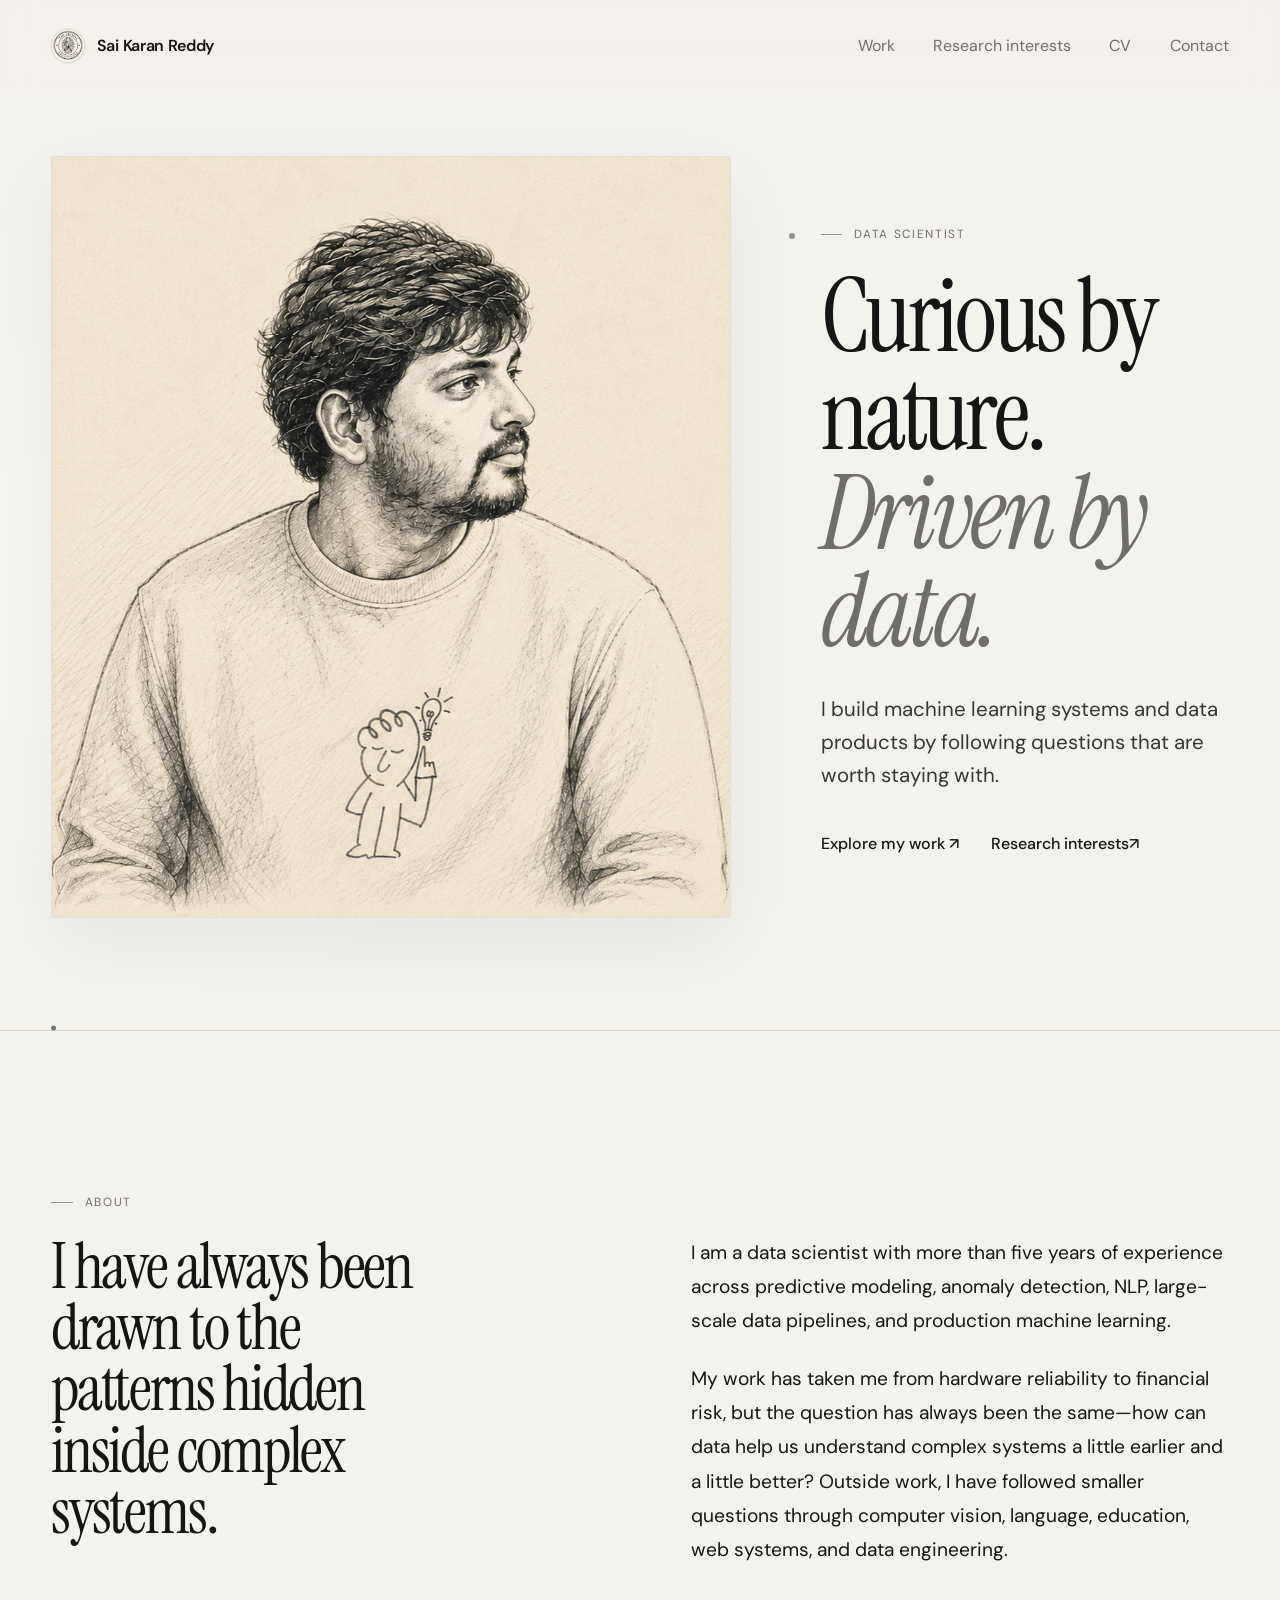
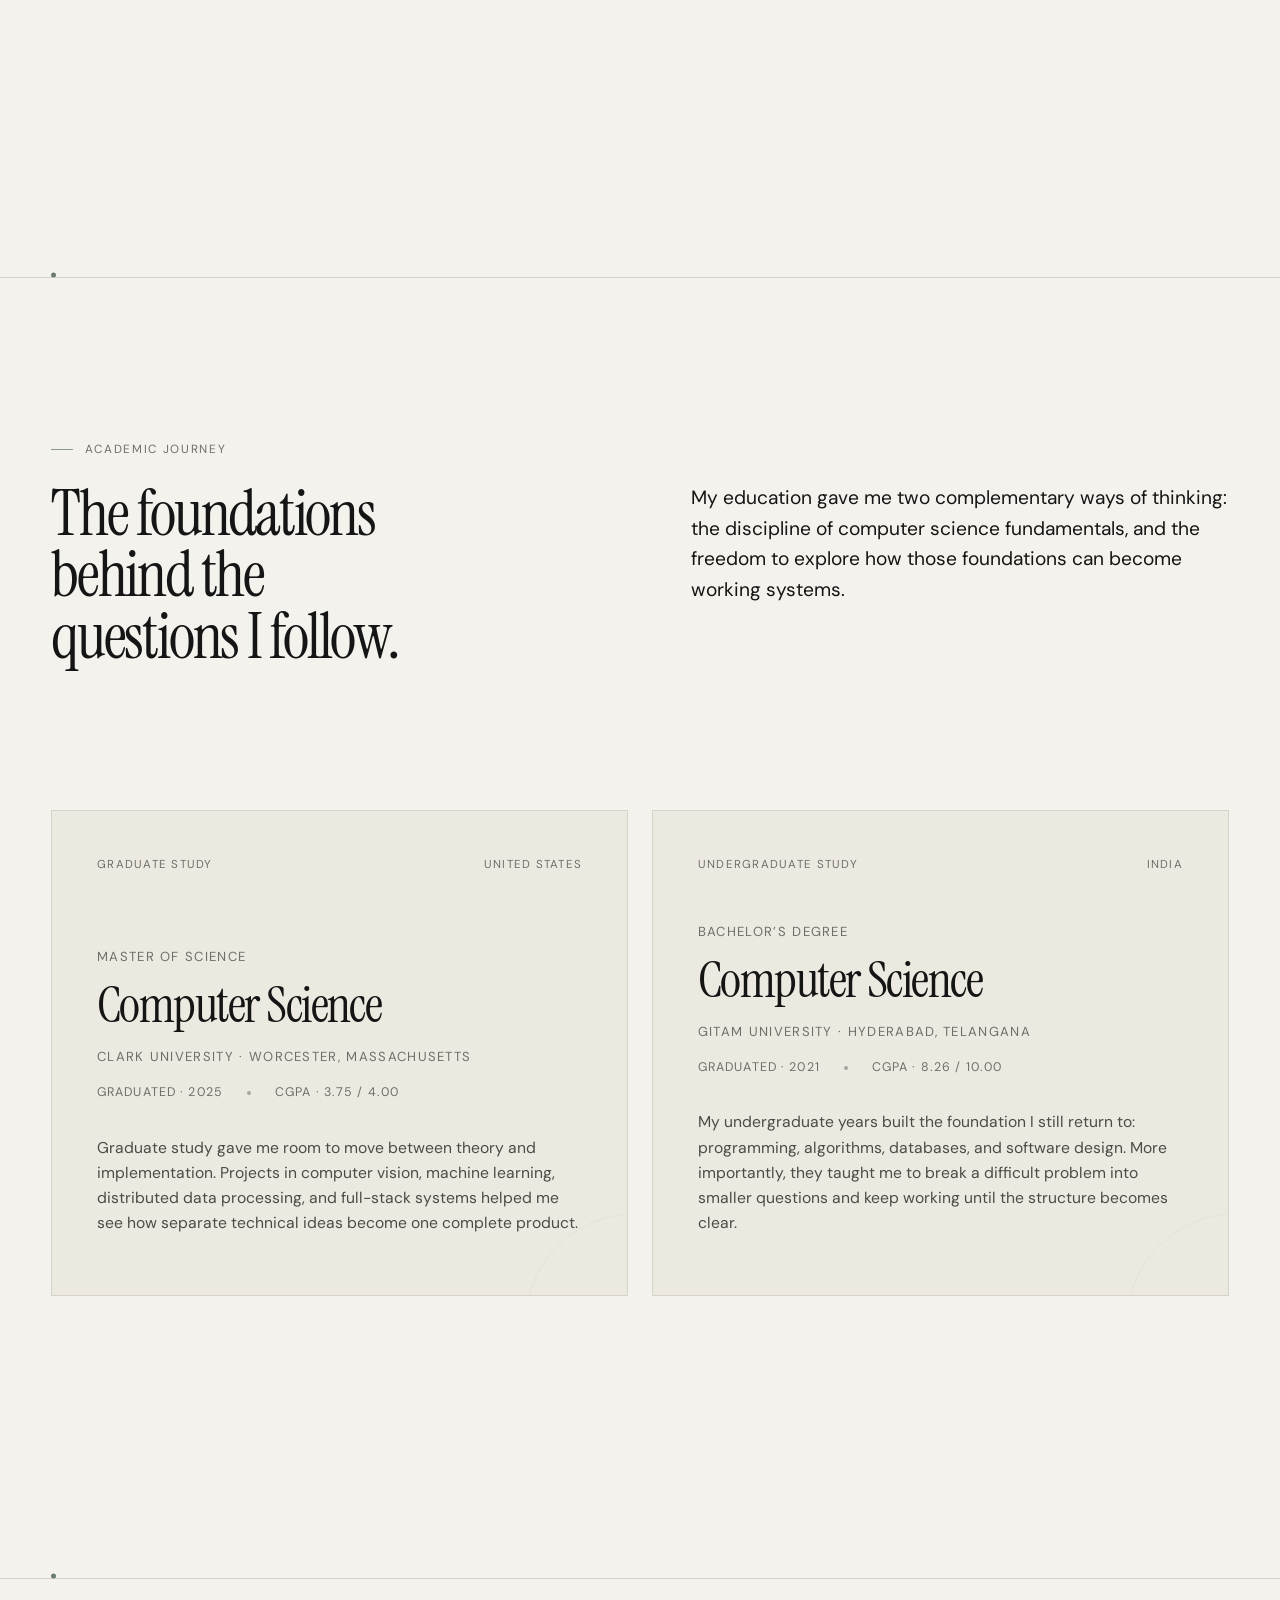
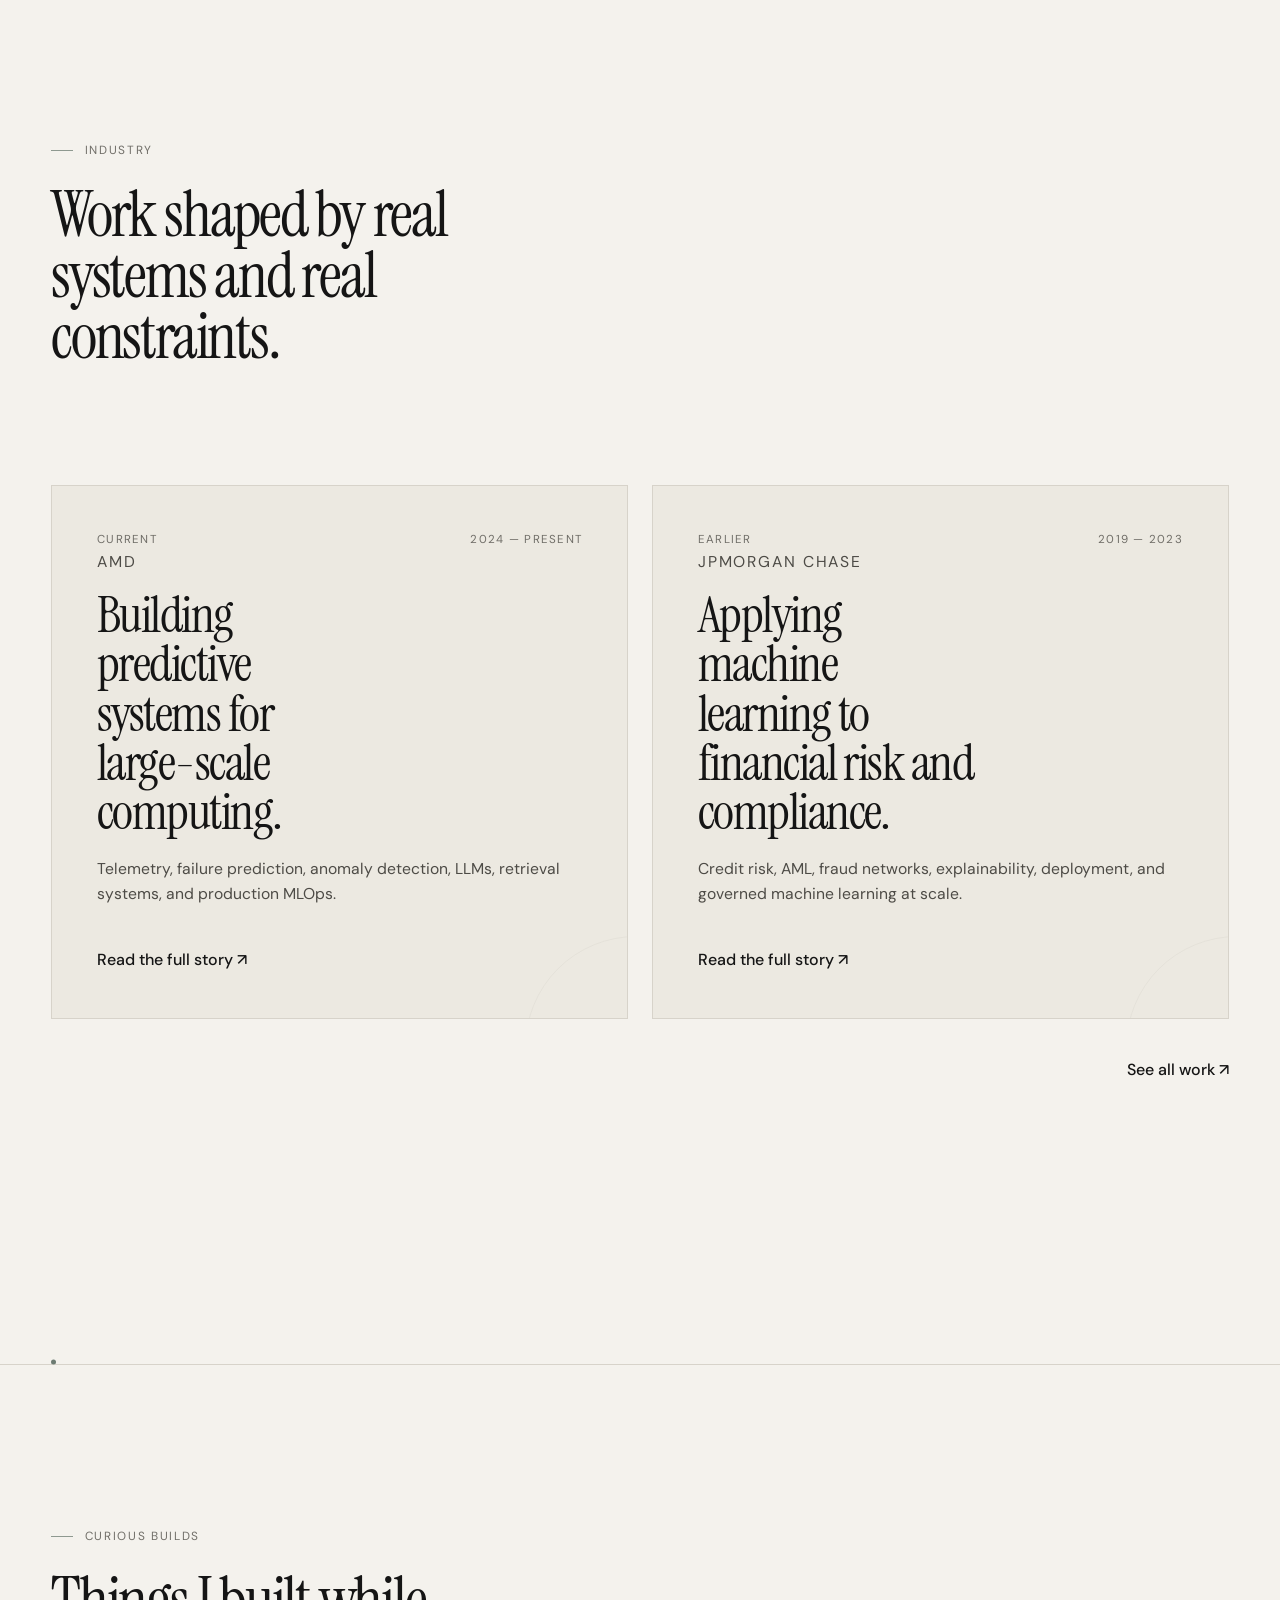
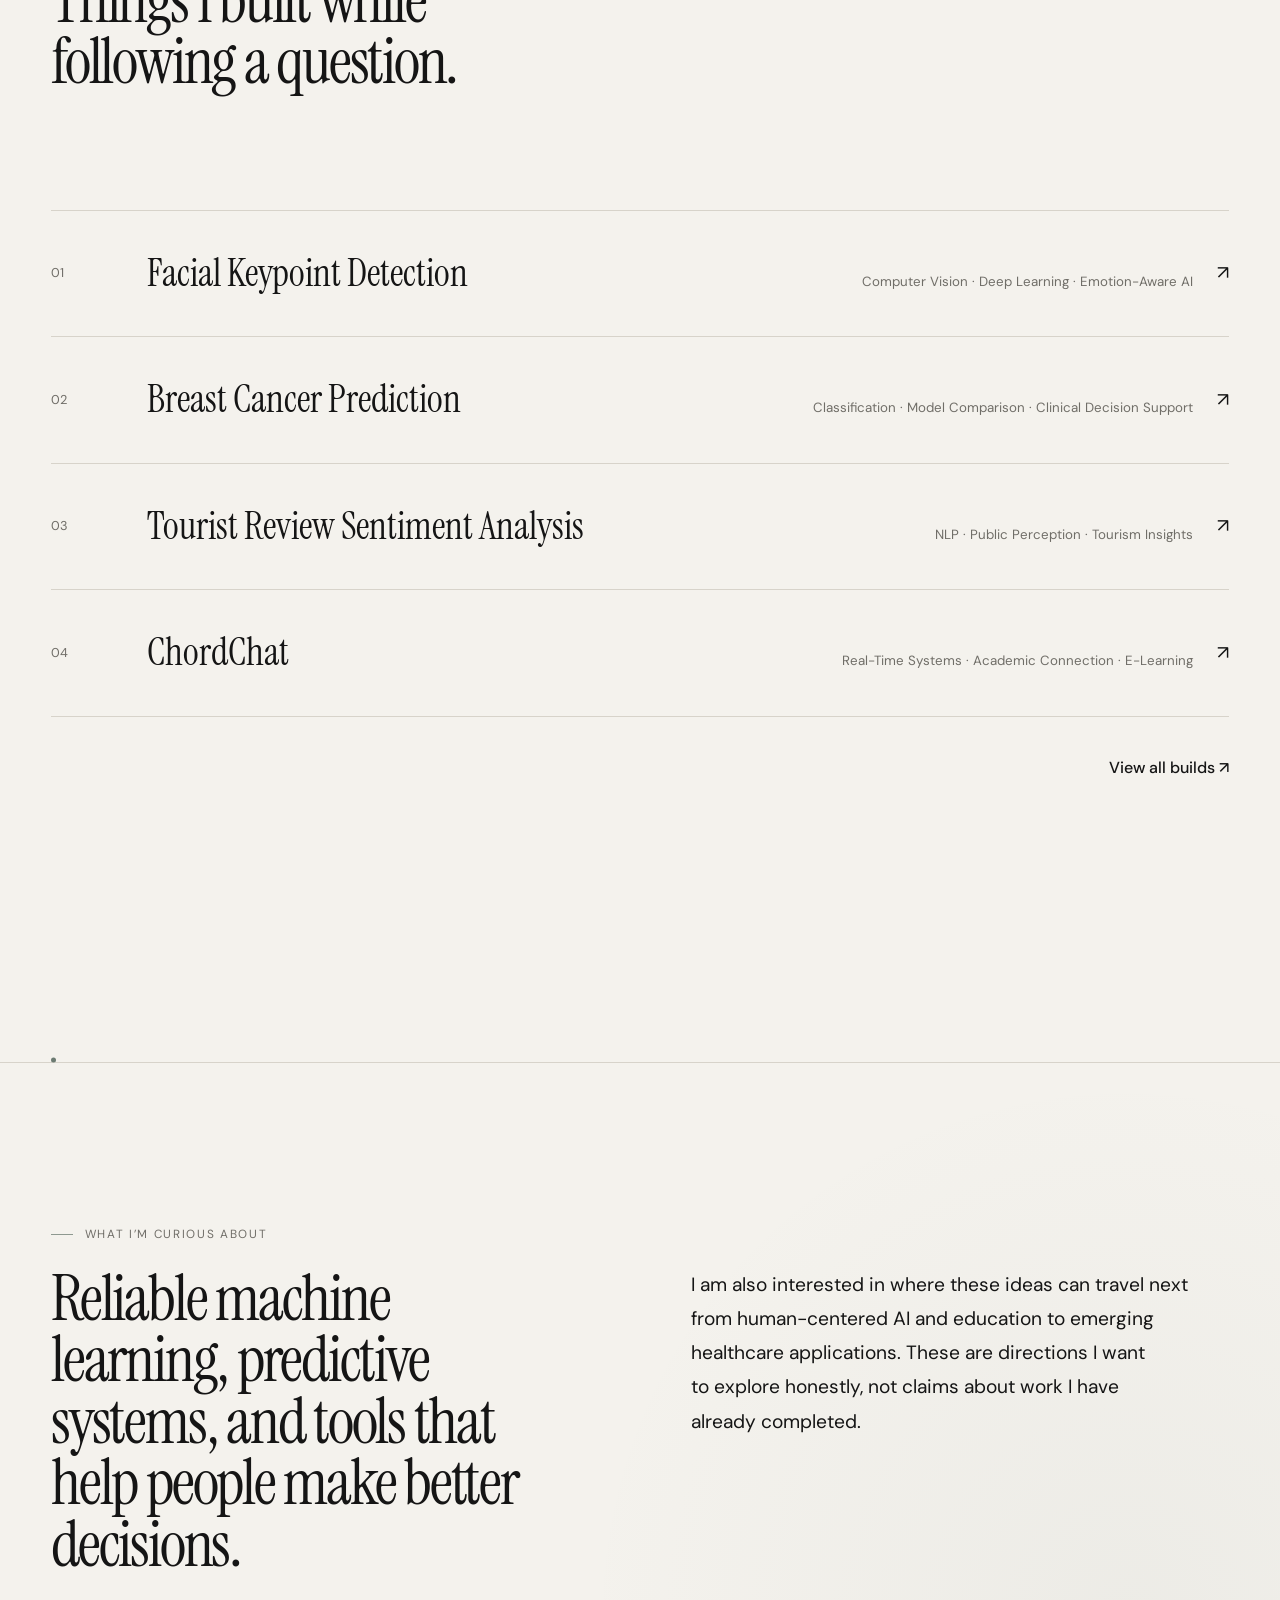
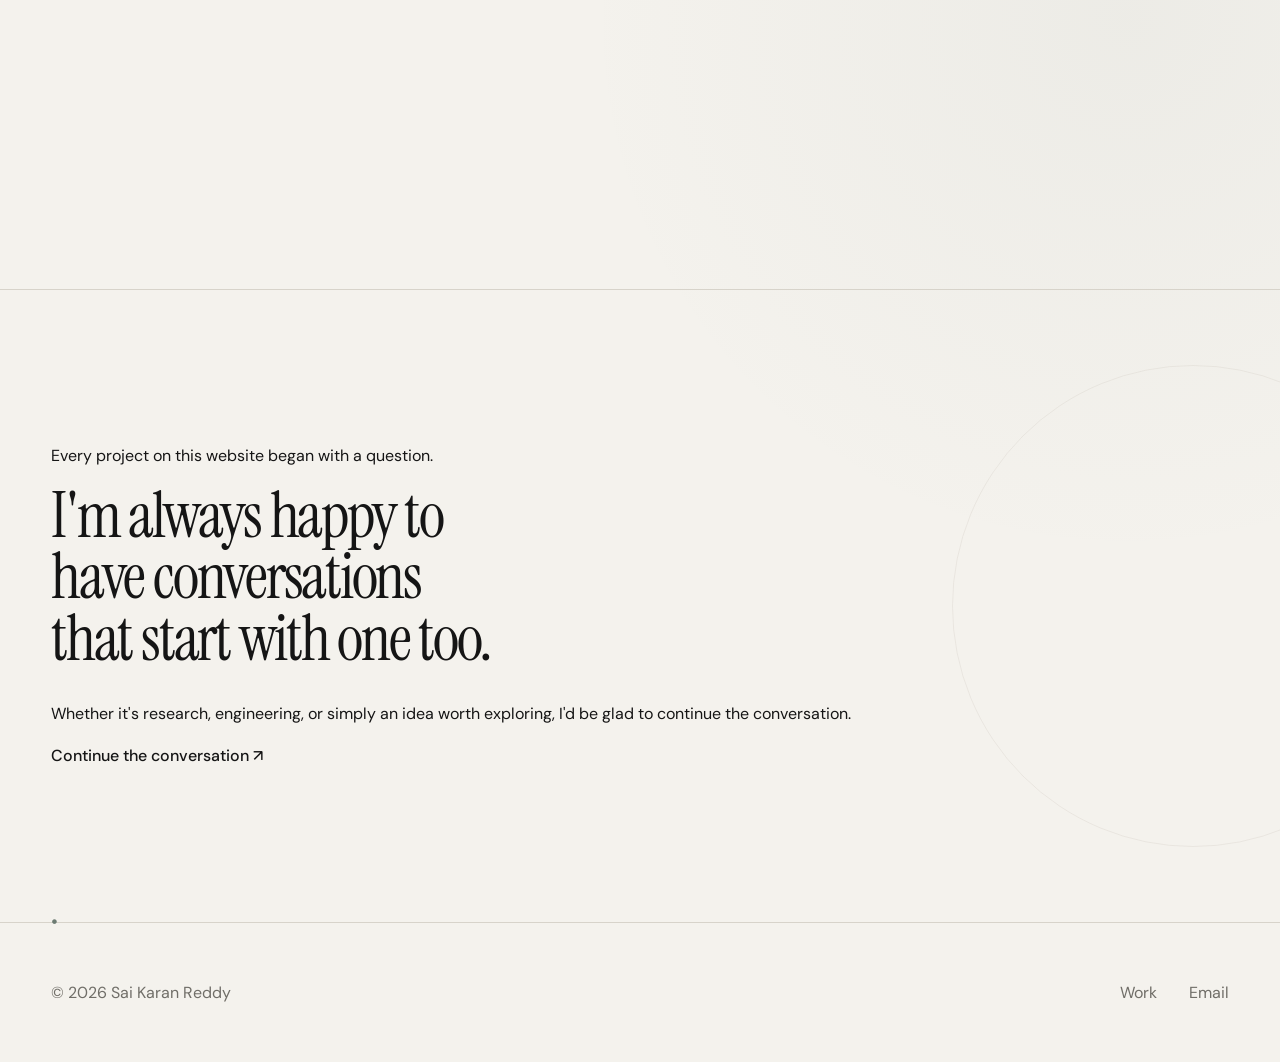
<file: index.html>
<!DOCTYPE html>
<html lang="en"><head><meta charset="UTF-8"><meta name="viewport" content="width=device-width, initial-scale=1.0">
  <title>Sai Karan Reddy | Data Scientist</title>
  <meta name="description"
    content="Data Scientist specializing in Machine Learning, Data Science, Business Intelligence, Forecasting, and AI Systems."/>
  <meta name="keywords"
    content="Sai Karan Reddy, Data Scientist, Machine Learning Engineer, AI Engineer, Python, SQL, Business Intelligence, Tableau, Power BI"/>
  <meta name="author"
    content="Sai Karan Reddy"/>
  <meta name="robots"
    content="index, follow"/>
  <meta property="og:title"
    content="Sai Karan Reddy | The Archive"/>
  <meta property="og:description"
    content="Curious by nature. Driven by data."/>
  <meta property="og:image"
    content="https://saikaranreddy.com/og-image.png"/>
  <meta property="og:url"
    content="https://saikaranreddy.com"/>
  <meta property="og:type"
    content="website"/>
  <meta name="twitter:card"
    content="summary_large_image"/>
  <meta name="twitter:title"
    content="Sai Karan Reddy"/>
  <meta name="twitter:description"
    content="Curious by nature. Driven by data."/>
  <meta name="twitter:image"
    content="https://saikaranreddy.com/og-image.png"/>
<meta name="description" content="Sai Karan Reddy — Data Scientist. Curious by nature. Driven by data."><title>Sai Karan Reddy | Data Scientist</title><link rel="preconnect" href="https://fonts.googleapis.com">
  <link rel="preconnect" href="https://fonts.gstatic.com" crossorigin>
  <link href="https://fonts.googleapis.com/css2?family=DM+Sans:wght@400;500;600&family=Instrument+Serif:ital@0;1&display=swap" rel="stylesheet"><link rel="icon" type="image/png" href="assets/images/img.png"><link rel="stylesheet" href="style.css"></head>
<body><header class="site-header">
    <a class="brand" href="index.html"><img src="assets/images/img.png" alt="" class="brand-icon"><span>Sai Karan Reddy</span></a>
    <button class="menu-toggle" aria-label="Open navigation" aria-expanded="false">Menu</button>
    <nav class="site-nav" aria-label="Primary navigation"><a href="work.html">Work</a><a href="research.html">Research interests</a><a href="assets/files/Sai_Karan_CV.pdf">CV</a><a href="contact.html">Contact</a></nav>
  </header>
<main>
<section class="hero section-shell"><div class="hero-visual archive-visual hero-portrait">
  <svg class="hero-wave-system" viewBox="0 0 900 760" aria-hidden="true">
    <g class="observation-trace observation-trace-primary">
      <path d="M28 184 C118 132 214 130 304 175 C392 218 474 213 560 168 C646 124 742 126 872 190"/>
      <path d="M20 220 C120 169 216 170 312 214 C406 257 500 252 590 208 C680 164 772 166 880 224"/>
    </g>
    <g class="observation-trace observation-trace-secondary">
      <path d="M54 532 C162 468 268 474 370 530 C470 584 566 579 662 526 C752 476 822 478 874 506"/>
      <path d="M72 566 C176 511 278 515 380 566 C478 615 572 611 670 562 C758 518 824 518 858 536"/>
    </g>
    <g class="signal-fragment signal-fragment-left">
      <path d="M88 356 L164 356 L178 330 L196 392 L216 350 L242 350"/>
    </g>
    <g class="signal-fragment signal-fragment-right">
      <path d="M668 344 L722 344 L740 315 L760 382 L780 338 L842 338"/>
    </g>
    <g class="observation-nodes">
      <circle cx="88" cy="356" r="4"/>
      <circle cx="242" cy="350" r="4"/>
      <circle cx="668" cy="344" r="4"/>
      <circle cx="842" cy="338" r="4"/>
      <circle cx="304" cy="175" r="4"/>
      <circle cx="662" cy="526" r="4"/>
    </g>
  </svg>
  <img src="assets/images/sai-home-portrait-final.png"
       alt="Editorial pencil portrait of Sai Karan Reddy looking toward the introduction"
       fetchpriority="high">
</div><div class="hero-copy reveal"><p class="eyebrow">Data Scientist</p><h1>Curious by nature.<br><em>Driven by data.</em></h1><p class="hero-intro">I build machine learning systems and data products by following questions that are worth staying with.</p><div class="hero-links"><a class="text-link" href="work.html">Explore my work <span>↗</span></a><a class="text-link" href="research.html">Research interests<span>↗</span></a></div></div></section>
<section class="intro archive-section section-shell reveal"><div class="section-label">About</div><div class="intro-grid"><h2>I have always been drawn to the patterns hidden inside complex systems.</h2><div class="intro-text"><p>I am a data scientist with more than five years of experience across predictive modeling, anomaly detection, NLP, large-scale data pipelines, and production machine learning.</p><p>My work has taken me from hardware reliability to financial risk, but the question has always been the same—how can data help us understand complex systems a little earlier and a little better? Outside work, I have followed smaller questions through computer vision, language, education, web systems, and data engineering.</p></div></div></section>

<section class="academic-journey archive-section section-shell reveal">
  <div class="section-label">Academic journey</div>
  <div class="academic-intro">
    <h2>The foundations behind the questions I follow.</h2>
    <p>My education gave me two complementary ways of thinking: the discipline of computer science fundamentals, and the freedom to explore how those foundations can become working systems.</p>
  </div>
  <div class="education-grid">
    <article class="education-card">
      <div class="education-card-topline"><span>Graduate study</span><span>United States</span></div>
      <div class="education-card-body">
        <p class="education-degree">Master of Science</p>
        <h3>Computer Science</h3>
        <p class="education-school">Clark University · Worcester, Massachusetts</p>
        <div class="education-meta" aria-label="Master's graduation details">
          <span>Graduated · 2025</span>
          <span>CGPA · 3.75 / 4.00</span>
        </div>
        <p>Graduate study gave me room to move between theory and implementation. Projects in computer vision, machine learning, distributed data processing, and full-stack systems helped me see how separate technical ideas become one complete product.</p>
      </div>
    </article>
    <article class="education-card">
      <div class="education-card-topline"><span>Undergraduate study</span><span>India</span></div>
      <div class="education-card-body">
        <p class="education-degree">Bachelor’s Degree</p>
        <h3>Computer Science</h3>
        <p class="education-school">GITAM University · Hyderabad, Telangana</p>
        <div class="education-meta" aria-label="Bachelor's graduation details">
          <span>Graduated · 2021</span>
          <span>CGPA · 8.26 / 10.00</span>
        </div>
        <p>My undergraduate years built the foundation I still return to: programming, algorithms, databases, and software design. More importantly, they taught me to break a difficult problem into smaller questions and keep working until the structure becomes clear.</p>
      </div>
    </article>
  </div>
</section>
<section class="experience-preview archive-section section-shell reveal"><div class="section-heading-row experience-heading"><div><p class="section-label">Industry</p><h2>Work shaped by real systems and real constraints.</h2></div></div>
<div class="experience-cards static-cards">
<a class="experience-card-link" href="experience/amd.html"><article class="experience-card"><div class="experience-card-topline"><span>Current</span><span>2024 — Present</span></div><div class="experience-card-main"><p class="experience-company">AMD</p><h3>Building predictive systems for large-scale computing.</h3><p>Telemetry, failure prediction, anomaly detection, LLMs, retrieval systems, and production MLOps.</p><span class="card-story-link">Read the full story ↗</span></div></article></a>
<a class="experience-card-link" href="experience/jpmorgan-chase.html"><article class="experience-card"><div class="experience-card-topline"><span>Earlier</span><span>2019 — 2023</span></div><div class="experience-card-main"><p class="experience-company">JPMorgan Chase</p><h3>Applying machine learning to financial risk and compliance.</h3><p>Credit risk, AML, fraud networks, explainability, deployment, and governed machine learning at scale.</p><span class="card-story-link">Read the full story ↗</span></div></article></a>
</div><div class="section-action"><a class="text-link" href="work.html#industry">See all work <span>↗</span></a></div></section>
<section class="selected-work archive-section section-shell reveal"><div class="section-heading-row"><div><p class="section-label">Curious Builds</p><h2>Things I built while following a question.</h2></div></div><div class="work-list">
<a class="work-row" href="work/facial-keypoint-detection.html"><span class="work-index">01</span><span class="work-main"><strong>Facial Keypoint Detection</strong><small>Computer Vision · Deep Learning · Emotion-Aware AI</small></span><span class="work-arrow">↗</span></a>
<a class="work-row" href="work/breast-cancer-prediction.html"><span class="work-index">02</span><span class="work-main"><strong>Breast Cancer Prediction</strong><small>Classification · Model Comparison · Clinical Decision Support</small></span><span class="work-arrow">↗</span></a>
<a class="work-row" href="work/tourist-sentiment-analysis.html"><span class="work-index">03</span><span class="work-main"><strong>Tourist Review Sentiment Analysis</strong><small>NLP · Public Perception · Tourism Insights</small></span><span class="work-arrow">↗</span></a>
<a class="work-row" href="work/chordchat.html"><span class="work-index">04</span><span class="work-main"><strong>ChordChat</strong><small>Real-Time Systems · Academic Connection · E-Learning</small></span><span class="work-arrow">↗</span></a>
</div><div class="section-action"><a class="text-link" href="work.html#builds">View all builds <span>↗</span></a></div></section>
<section class="curiosity-strip archive-section section-shell reveal"><div class="section-label">What I’m curious about</div><div class="intro-grid"><h2>Reliable machine learning, predictive systems, and tools that help people make better decisions.</h2><div class="intro-text"><p>I am also interested in where these ideas can travel next from human-centered AI and education to emerging healthcare applications. These are directions I want to explore honestly, not claims about work I have already completed.</p></div></div></section>
<section class="curiosity-strip archive-section closing-note section-shell reveal">

  <div class="closing-content">

      <p class="closing-intro">

          Every project on this website began with a question.

      </p>

      <h2>

          I'm always happy to have conversations

          that start with one too.

      </h2>

      <p class="closing-text">

        Whether it's research, engineering, or simply an idea worth exploring,
        I'd be glad to continue the conversation.

      </p>

      <a class="closing-link" href="contact.html">

          Continue the conversation <span>↗</span>

      </a>

  </div>

</section>
</main><footer class="site-footer section-shell">
    <p>© <span id="year"></span> Sai Karan Reddy</p>
    <div><a href="work.html">Work</a><a href="mailto:saikaranreddy49@gmail.com">Email</a></div>
  </footer><script src="script.js"></script></body></html>
</file>
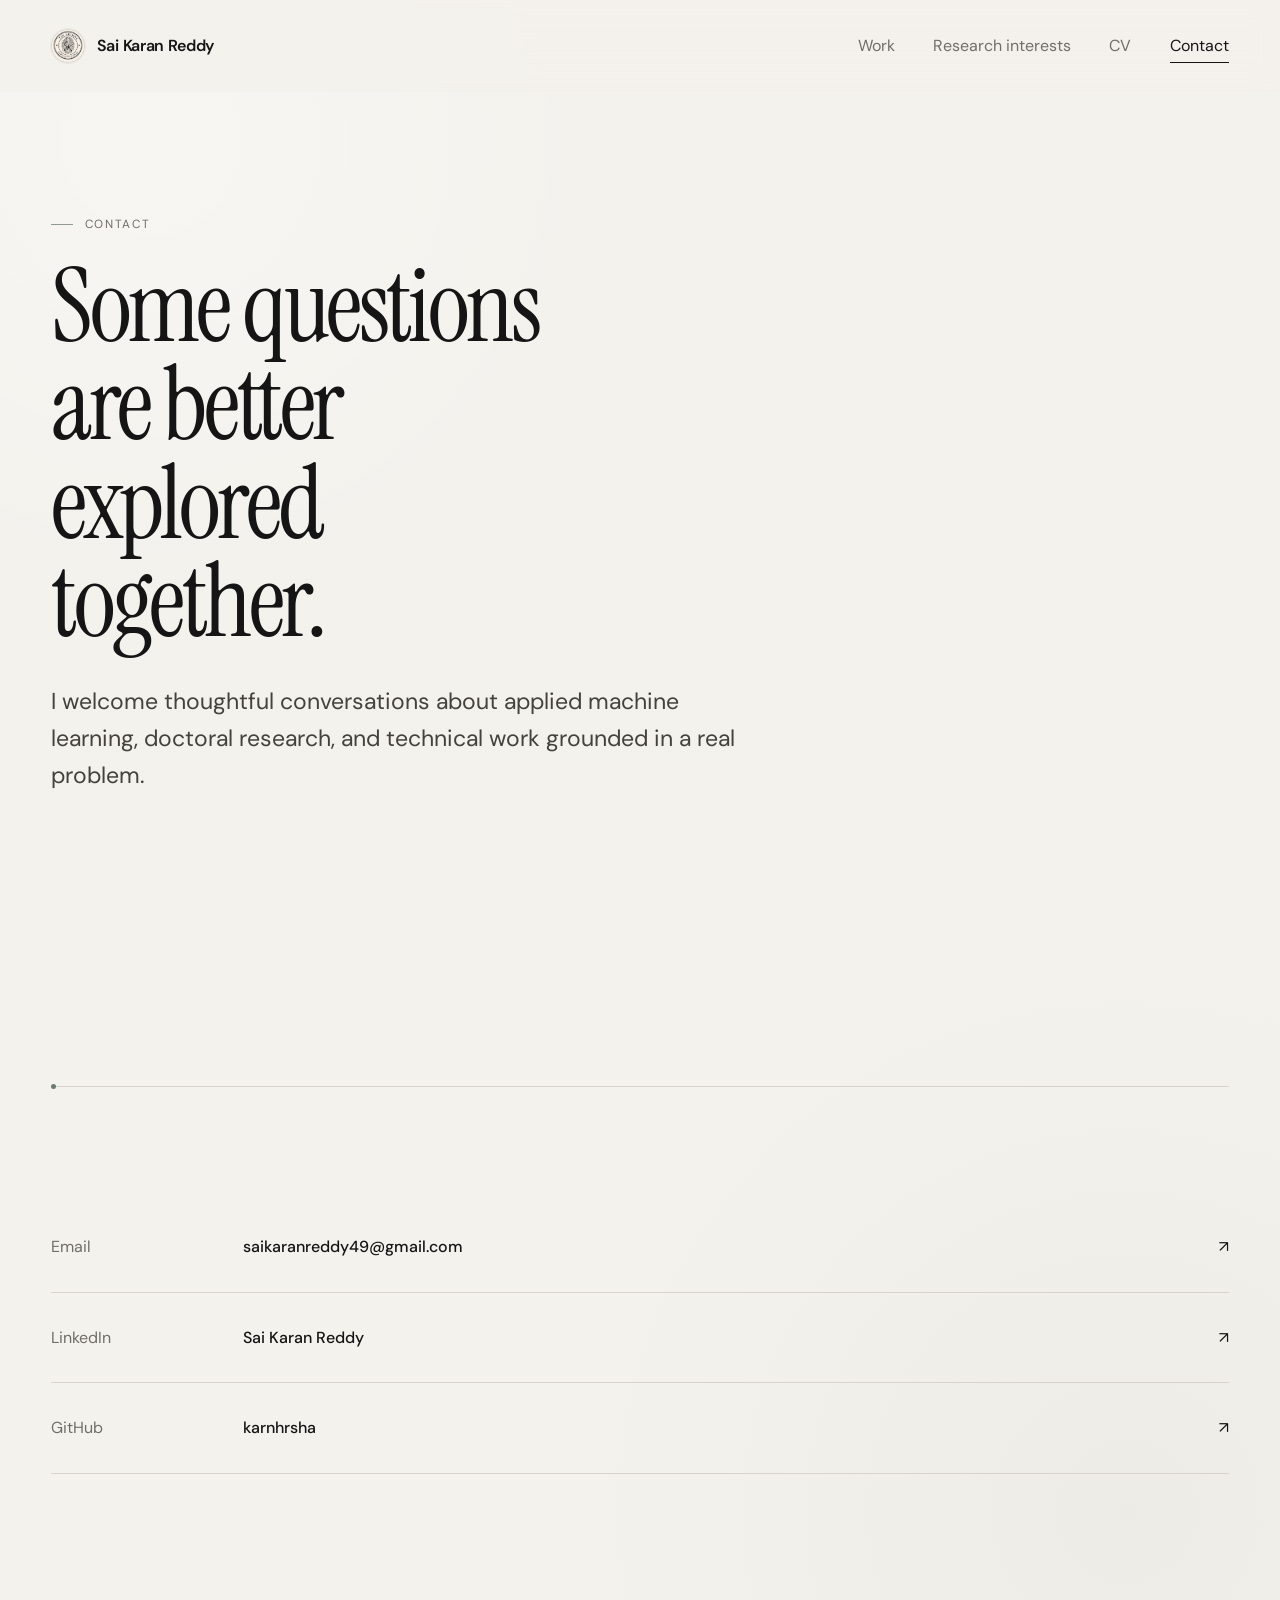
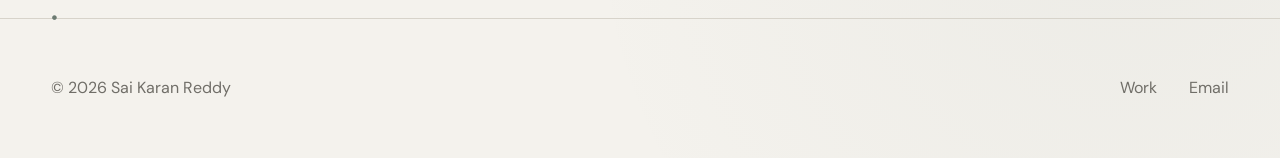
<file: contact.html>
<!DOCTYPE html><html lang="en"><head><meta charset="UTF-8"><meta name="viewport" content="width=device-width, initial-scale=1.0">
  <title>Sai Karan Reddy | Data Scientist</title>
  <meta name="description"
    content="Data Scientist specializing in Machine Learning, Data Science, Business Intelligence, Forecasting, and AI Systems."/>
  <meta name="keywords"
    content="Sai Karan Reddy, Data Scientist, Machine Learning Engineer, AI Engineer, Python, SQL, Business Intelligence, Tableau, Power BI"/>
  <meta name="author"
    content="Sai Karan Reddy"/>
  <meta name="robots"
    content="index, follow"/>
  <meta property="og:title"
    content="Sai Karan Reddy | The Archive"/>
  <meta property="og:description"
    content="Curious by nature. Driven by data."/>
  <meta property="og:image"
    content="https://saikaranreddy.com/og-image.png"/>
  <meta property="og:url"
    content="https://saikaranreddy.com"/>
  <meta property="og:type"
    content="website"/>
  <meta name="twitter:card"
    content="summary_large_image"/>
  <meta name="twitter:title"
    content="Sai Karan Reddy"/>
  <meta name="twitter:description"
    content="Curious by nature. Driven by data."/>
  <meta name="twitter:image"
    content="https://saikaranreddy.com/og-image.png"/>
<title>Sai Karan Reddy | Data Scientist</title><link rel="preconnect" href="https://fonts.googleapis.com">
  <link rel="preconnect" href="https://fonts.gstatic.com" crossorigin>
  <link href="https://fonts.googleapis.com/css2?family=DM+Sans:wght@400;500;600&family=Instrument+Serif:ital@0;1&display=swap" rel="stylesheet"><link rel="icon" type="image/png" href="assets/images/img.png"><link rel="stylesheet" href="style.css"></head><body><header class="site-header">
    <a class="brand" href="index.html"><img src="assets/images/img.png" alt="" class="brand-icon"><span>Sai Karan Reddy</span></a>
    <button class="menu-toggle" aria-label="Open navigation" aria-expanded="false">Menu</button>
    <nav class="site-nav" aria-label="Primary navigation"><a href="work.html">Work</a><a href="research.html">Research interests</a><a href="assets/files/Sai_Karan_CV.pdf">CV</a><a class="active" href="contact.html">Contact</a></nav>
  </header><main class="page-shell contact-page"><section class="page-hero reveal"><p class="eyebrow">Contact</p><h1>Some questions are better explored together.</h1><p>I welcome thoughtful conversations about applied machine learning, doctoral research, and technical work grounded in a real problem.</p></section><section class="contact-links archive-section reveal"><a href="mailto:saikaranreddy49@gmail.com"><span>Email</span><strong>saikaranreddy49@gmail.com</strong><i>↗</i></a><a href="https://www.linkedin.com/in/saikaranreddy/"><span>LinkedIn</span><strong>Sai Karan Reddy</strong><i>↗</i></a><a href="https://github.com/karnhrsha"><span>GitHub</span><strong><href>karnhrsha</strong><i>↗</i></a></section></main><footer class="site-footer section-shell">
    <p>© <span id="year"></span> Sai Karan Reddy</p>
    <div><a href="work.html">Work</a><a href="mailto:saikaranreddy49@gmail.com">Email</a></div>
  </footer><script src="script.js"></script></body></html>
</file>
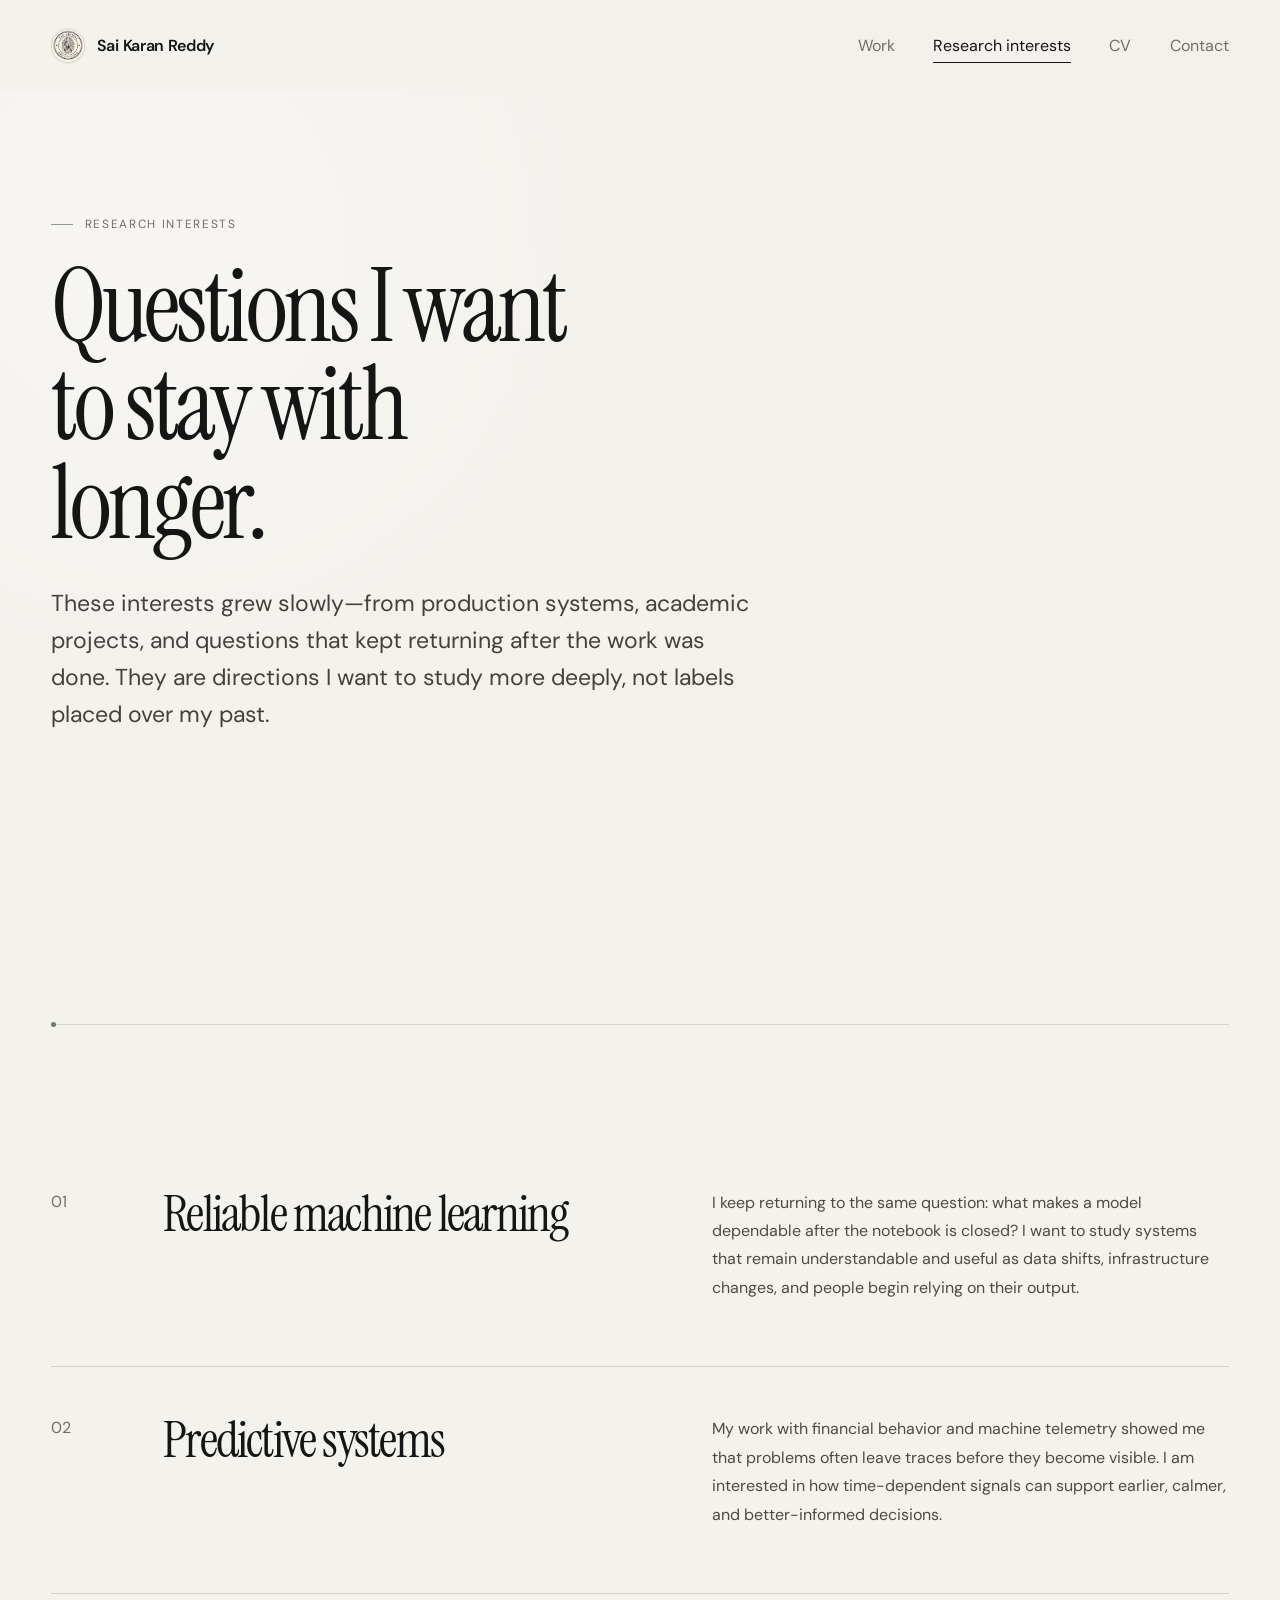
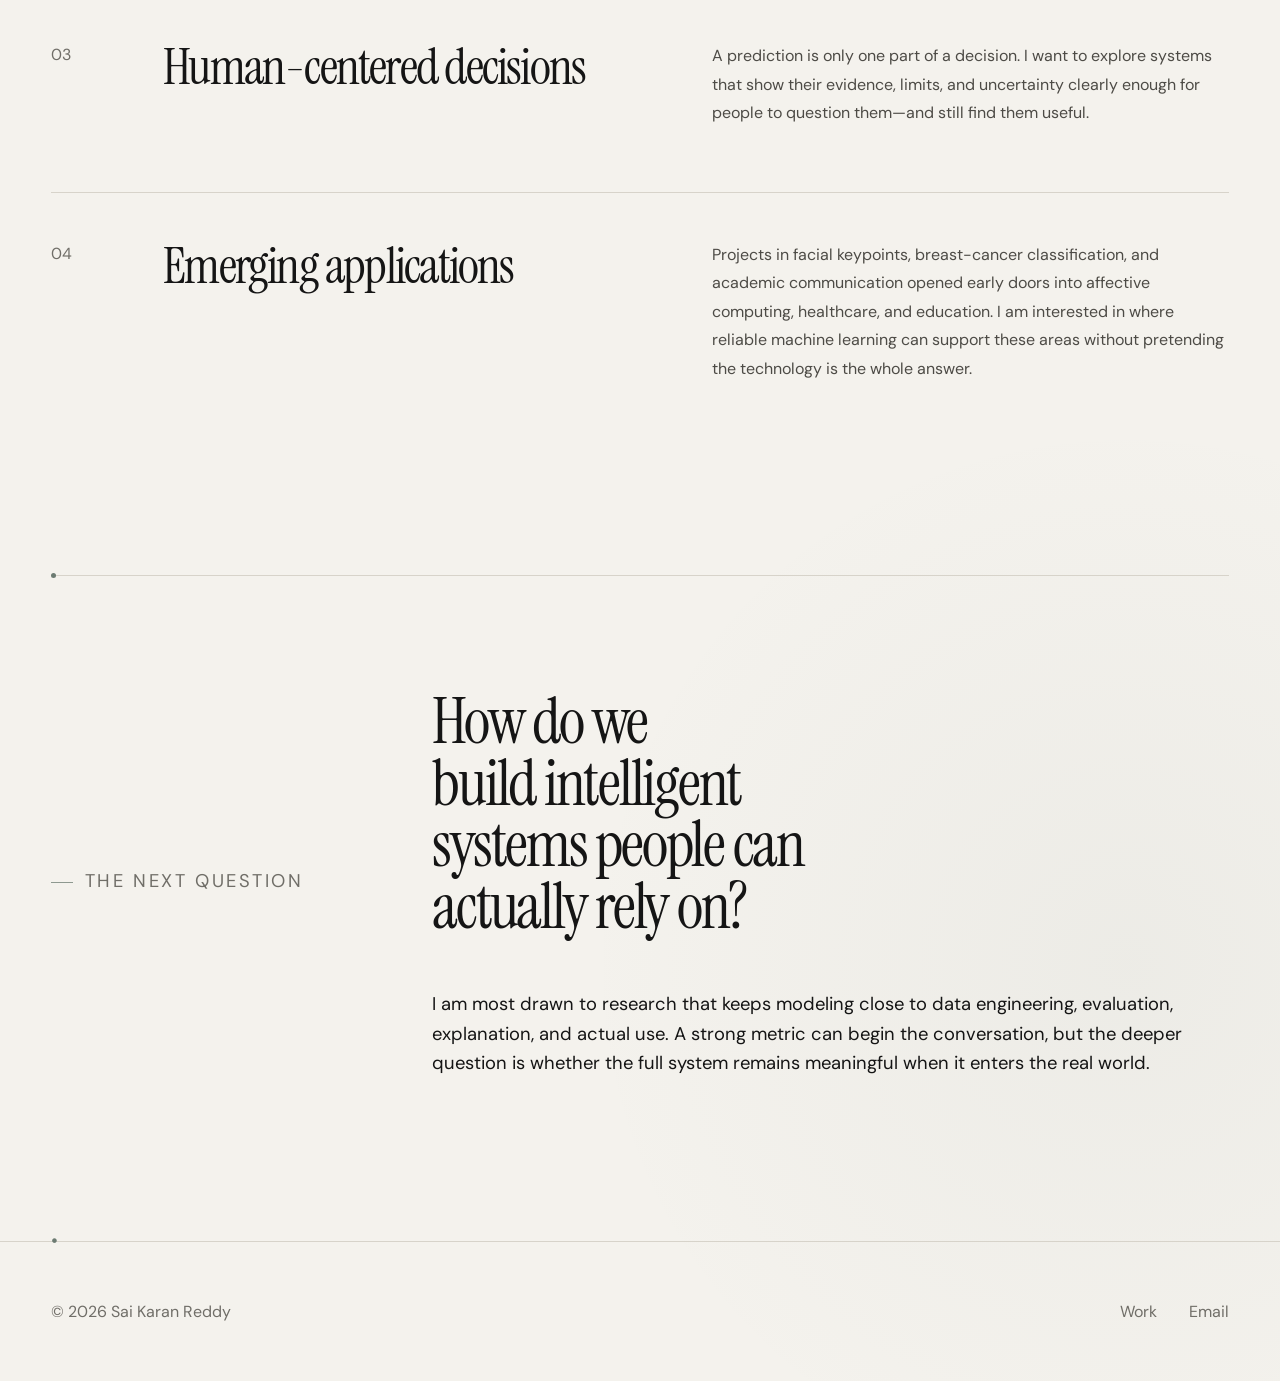
<file: research.html>
<!DOCTYPE html><html lang="en"><head><meta charset="UTF-8"><meta name="viewport" content="width=device-width, initial-scale=1.0">
  <title>Sai Karan Reddy | Data Scientist</title>
  <meta name="description"
    content="Data Scientist specializing in Machine Learning, Data Science, Business Intelligence, Forecasting, and AI Systems."/>
  <meta name="keywords"
    content="Sai Karan Reddy, Data Scientist, Machine Learning Engineer, AI Engineer, Python, SQL, Business Intelligence, Tableau, Power BI"/>
  <meta name="author"
    content="Sai Karan Reddy"/>
  <meta name="robots"
    content="index, follow"/>
  <meta property="og:title"
    content="Sai Karan Reddy | The Archive"/>
  <meta property="og:description"
    content="Curious by nature. Driven by data."/>
  <meta property="og:image"
    content="https://saikaranreddy.com/og-image.png"/>
  <meta property="og:url"
    content="https://saikaranreddy.com"/>
  <meta property="og:type"
    content="website"/>
  <meta name="twitter:card"
    content="summary_large_image"/>
  <meta name="twitter:title"
    content="Sai Karan Reddy"/>
  <meta name="twitter:description"
    content="Curious by nature. Driven by data."/>
  <meta name="twitter:image"
    content="https://saikaranreddy.com/og-image.png"/>
<title>Sai Karan Reddy | Data Scientist</title><link rel="preconnect" href="https://fonts.googleapis.com">
  <link rel="preconnect" href="https://fonts.gstatic.com" crossorigin>
  <link href="https://fonts.googleapis.com/css2?family=DM+Sans:wght@400;500;600&family=Instrument+Serif:ital@0;1&display=swap" rel="stylesheet"><link rel="icon" type="image/png" href="assets/images/img.png"><link rel="stylesheet" href="style.css"></head><body><header class="site-header">
    <a class="brand" href="index.html"><img src="assets/images/img.png" alt="" class="brand-icon"><span>Sai Karan Reddy</span></a>
    <button class="menu-toggle" aria-label="Open navigation" aria-expanded="false">Menu</button>
    <nav class="site-nav" aria-label="Primary navigation"><a href="work.html">Work</a><a class="active" href="research.html">Research interests</a><a href="assets/files/Sai_Karan_CV.pdf">CV</a><a href="contact.html">Contact</a></nav>
  </header><main class="page-shell"><section class="page-hero reveal"><p class="eyebrow">Research interests</p><h1>Questions I want to stay with longer.</h1><p>These interests grew slowly—from production systems, academic projects, and questions that kept returning after the work was done. They are directions I want to study more deeply, not labels placed over my past.</p></section><section class="research-themes archive-section reveal">
<article><span>01</span><h2>Reliable machine learning</h2><p>I keep returning to the same question: what makes a model dependable after the notebook is closed? I want to study systems that remain understandable and useful as data shifts, infrastructure changes, and people begin relying on their output.</p></article>
<article><span>02</span><h2>Predictive systems</h2><p>My work with financial behavior and machine telemetry showed me that problems often leave traces before they become visible. I am interested in how time-dependent signals can support earlier, calmer, and better-informed decisions.</p></article>
<article><span>03</span><h2>Human-centered decisions</h2><p>A prediction is only one part of a decision. I want to explore systems that show their evidence, limits, and uncertainty clearly enough for people to question them—and still find them useful.</p></article>
<article><span>04</span><h2>Emerging applications</h2><p>Projects in facial keypoints, breast-cancer classification, and academic communication opened early doors into affective computing, healthcare, and education. I am interested in where reliable machine learning can support these areas without pretending the technology is the whole answer.</p></article>
</section><section class="research-direction archive-section reveal"><p class="section-label">The next question</p><div><h2>How do we build intelligent systems people can actually rely on?</h2><p>I am most drawn to research that keeps modeling close to data engineering, evaluation, explanation, and actual use. A strong metric can begin the conversation, but the deeper question is whether the full system remains meaningful when it enters the real world.</p></div></section></main><footer class="site-footer section-shell">
    <p>© <span id="year"></span> Sai Karan Reddy</p>
    <div><a href="work.html">Work</a><a href="mailto:saikaranreddy49@gmail.com">Email</a></div>
  </footer><script src="script.js"></script></body></html>
</file>
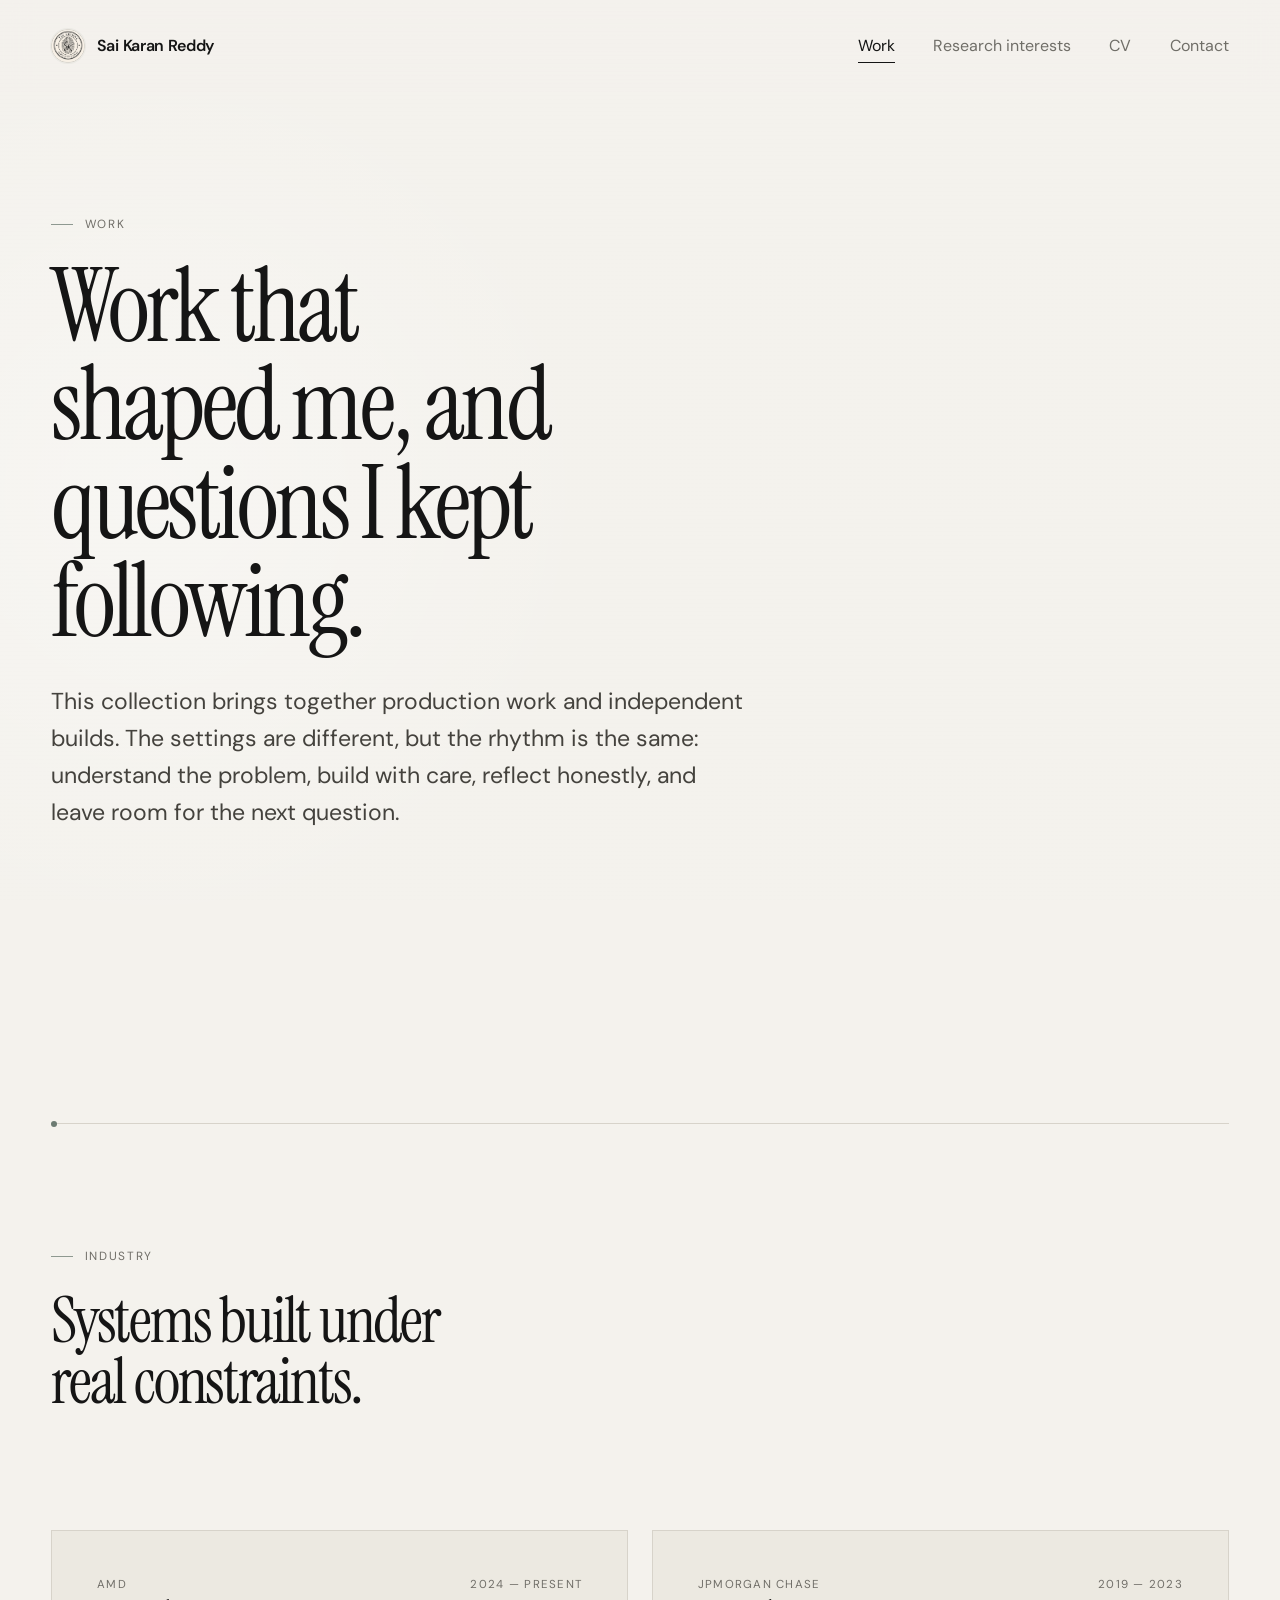
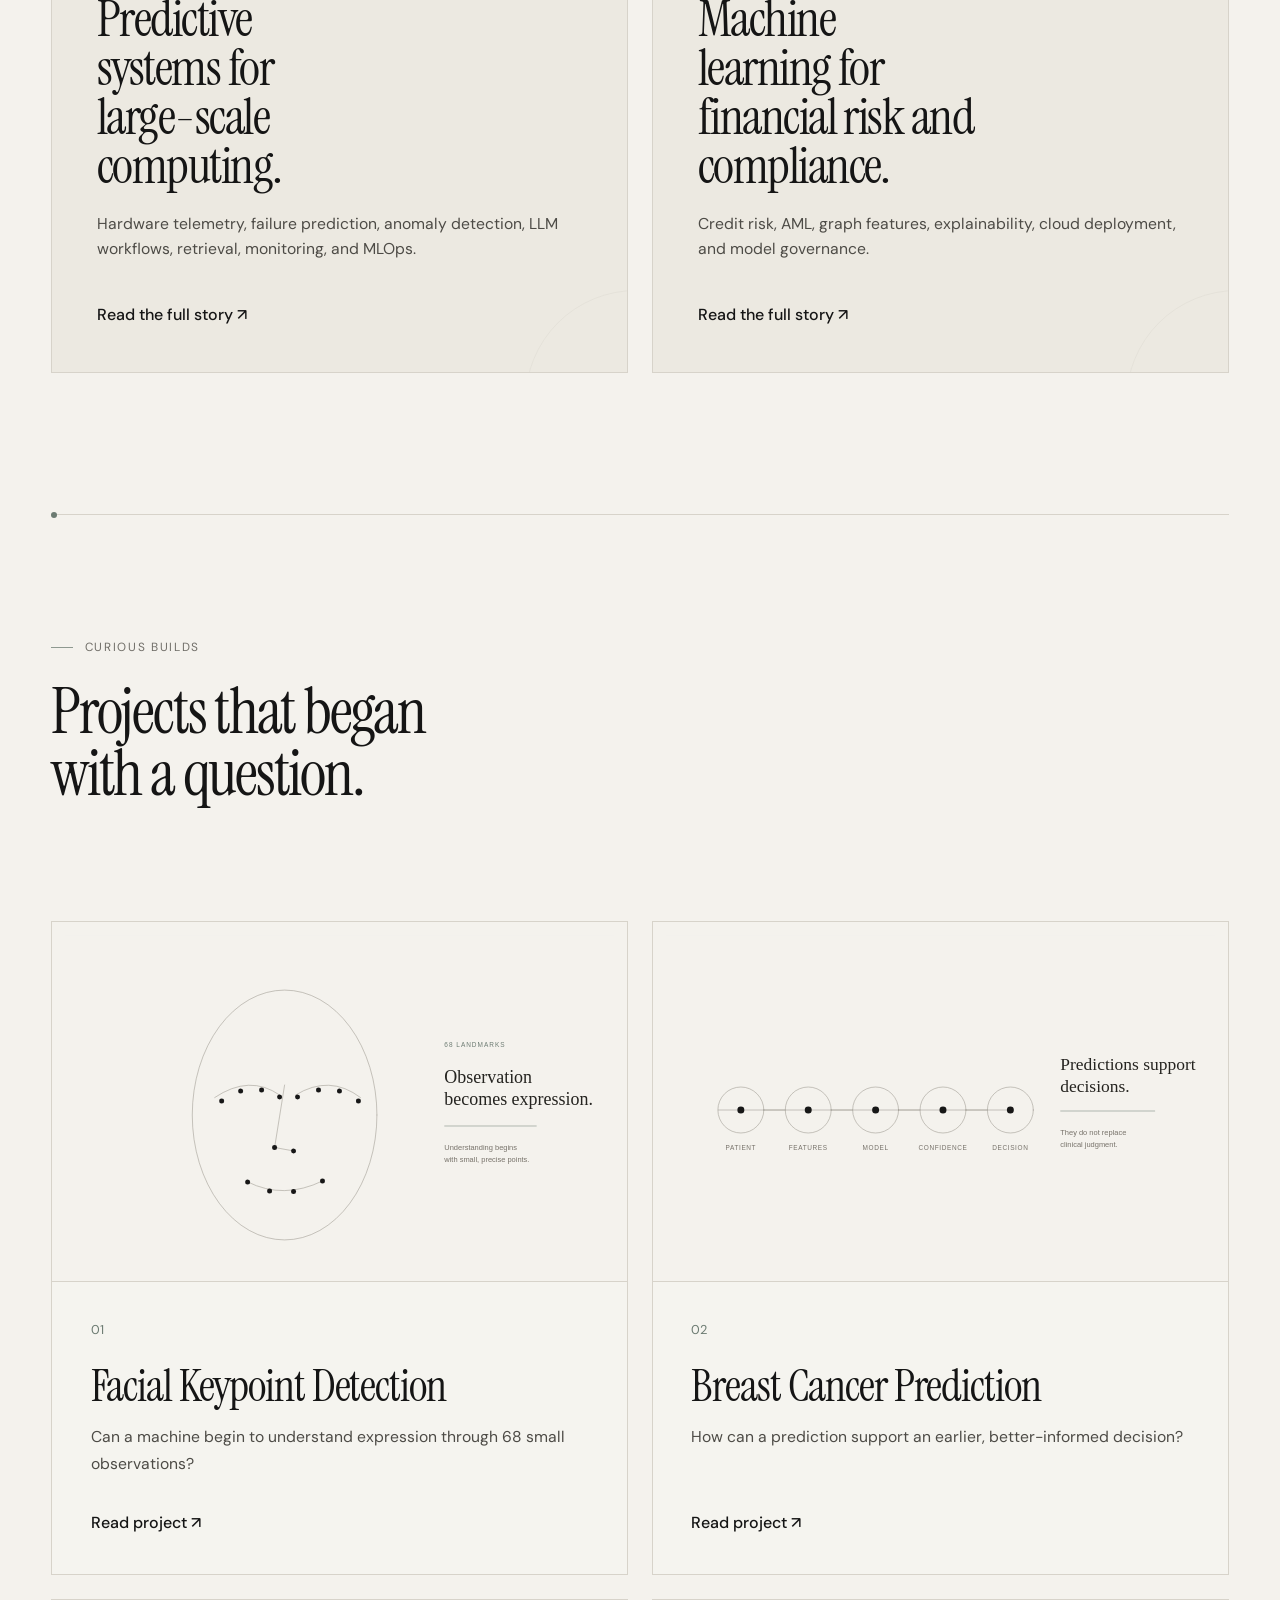
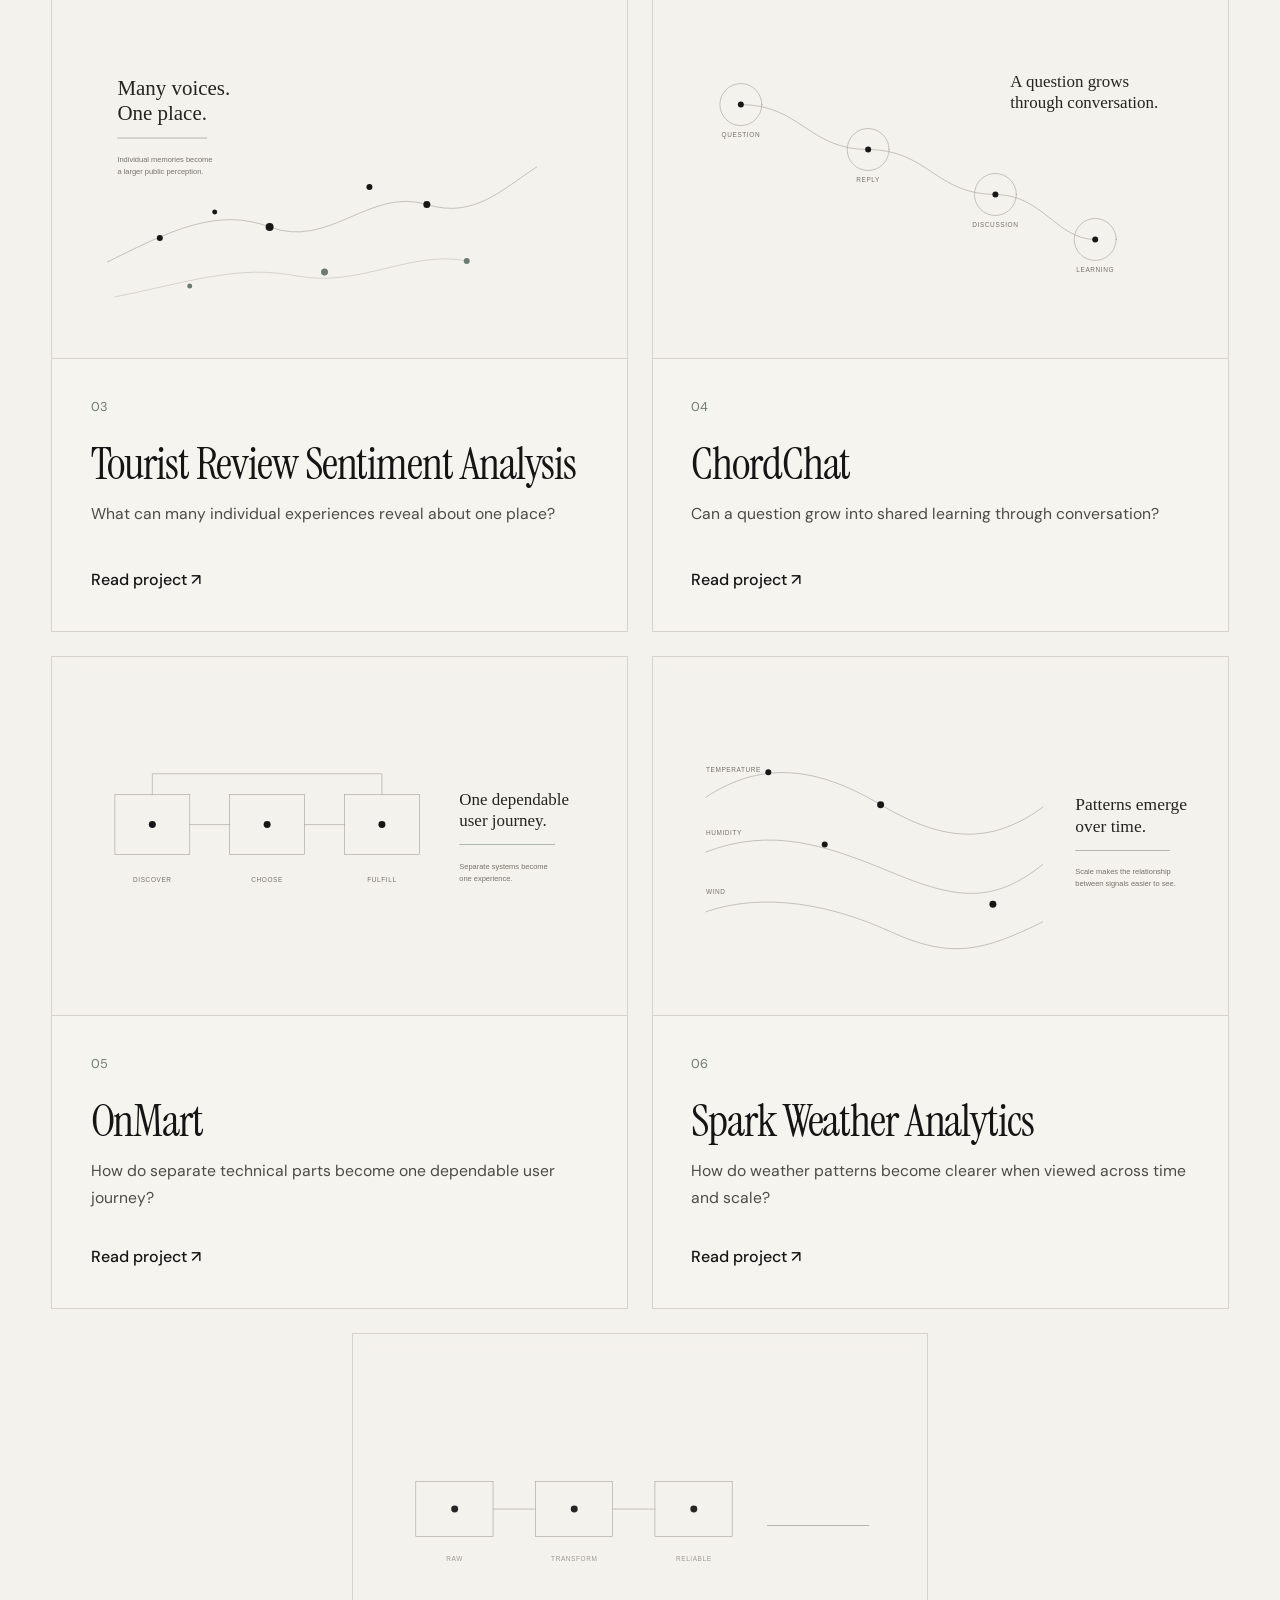
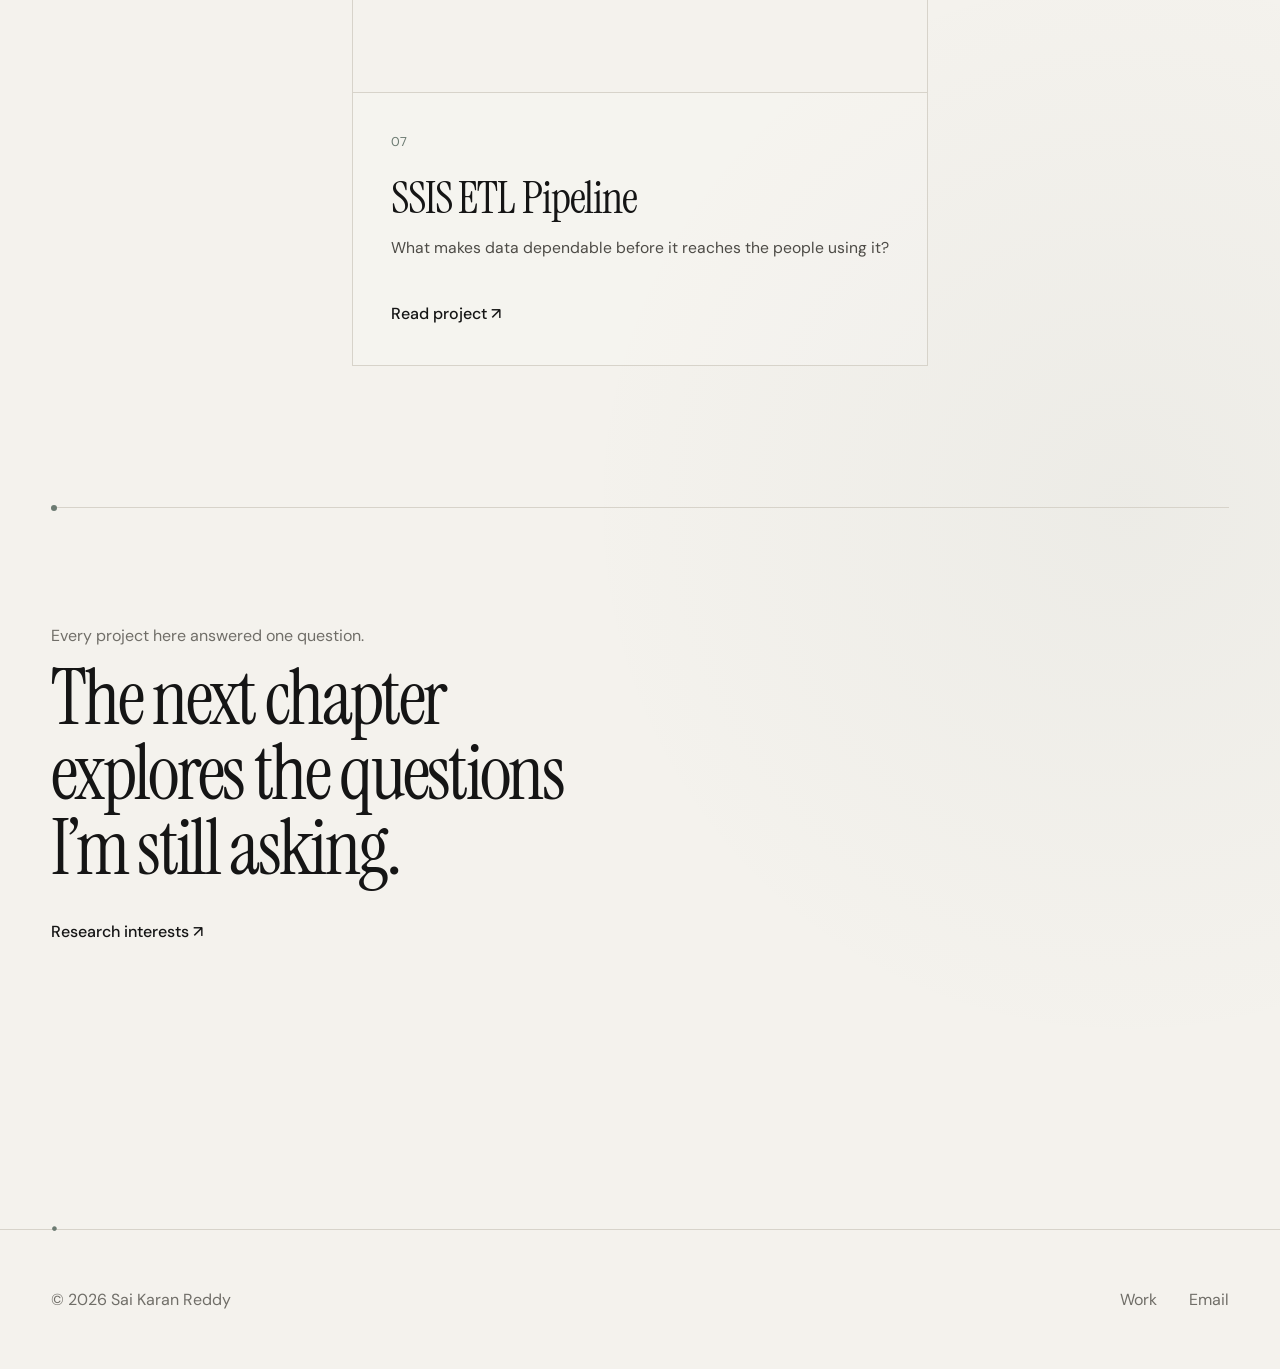
<file: work.html>
<!DOCTYPE html>
<html lang="en">
<head>
  <meta charset="UTF-8">
  <meta name="viewport" content="width=device-width, initial-scale=1.0">
  <title>Sai Karan Reddy | Data Scientist</title>
  <meta name="description"
    content="Data Scientist specializing in Machine Learning, Data Science, Business Intelligence, Forecasting, and AI Systems."/>
  <meta name="keywords"
    content="Sai Karan Reddy, Data Scientist, Machine Learning Engineer, AI Engineer, Python, SQL, Business Intelligence, Tableau, Power BI"/>
  <meta name="author"
    content="Sai Karan Reddy"/>
  <meta name="robots"
    content="index, follow"/>
  <meta property="og:title"
    content="Sai Karan Reddy | The Archive"/>
  <meta property="og:description"
    content="Curious by nature. Driven by data."/>
  <meta property="og:image"
    content="https://saikaranreddy.com/og-image.png"/>
  <meta property="og:url"
    content="https://saikaranreddy.com"/>
  <meta property="og:type"
    content="website"/>
  <meta name="twitter:card"
    content="summary_large_image"/>
  <meta name="twitter:title"
    content="Sai Karan Reddy"/>
  <meta name="twitter:description"
    content="Curious by nature. Driven by data."/>
  <meta name="twitter:image"
    content="https://saikaranreddy.com/og-image.png"/>

  <meta name="description" content="Industry experience and independent projects by Sai Karan Reddy.">
  <title>Sai Karan Reddy | Data Scientist</title>
  <link rel="preconnect" href="https://fonts.googleapis.com">
  <link rel="preconnect" href="https://fonts.gstatic.com" crossorigin>
  <link href="https://fonts.googleapis.com/css2?family=DM+Sans:wght@400;500;600&family=Instrument+Serif:ital@0;1&display=swap" rel="stylesheet">
  <link rel="icon" type="image/png" href="assets/images/img.png">
  <link rel="stylesheet" href="style.css">
</head>
<body>
<header class="site-header">
  <a class="brand" href="index.html"><img src="assets/images/img.png" alt="" class="brand-icon"><span>Sai Karan Reddy</span></a>
  <button class="menu-toggle" aria-label="Open navigation" aria-expanded="false">Menu</button>
  <nav class="site-nav" aria-label="Primary navigation">
    <a class="active" href="work.html">Work</a>
    <a href="research.html">Research interests</a>
    <a href="assets/files/Sai_Karan_CV.pdf">CV</a>
    <a href="contact.html">Contact</a>
  </nav>
</header>

<main class="page-shell work-page-clean">
  <section class="page-hero work-page-intro reveal">
    <p class="eyebrow">Work</p>
    <h1>Work that shaped me, and questions I kept following.</h1>
    <p>This collection brings together production work and independent builds. The settings are different, but the rhythm is the same: understand the problem, build with care, reflect honestly, and leave room for the next question.</p>
  </section>

  <section id="industry" class="archive-group archive-section work-divided-section reveal">
    <div class="section-heading-row">
      <div>
        <p class="section-label">Industry</p>
        <h2>Systems built under real constraints.</h2>
      </div>
    </div>

    <div class="experience-cards static-cards">
      <a class="experience-card-link" href="experience/amd.html">
        <article class="experience-card">
          <div class="experience-card-topline"><span>AMD</span><span>2024 — Present</span></div>
          <div class="experience-card-main">
            <h3>Predictive systems for large-scale computing.</h3>
            <p>Hardware telemetry, failure prediction, anomaly detection, LLM workflows, retrieval, monitoring, and MLOps.</p>
            <span class="card-story-link">Read the full story ↗</span>
          </div>
        </article>
      </a>

      <a class="experience-card-link" href="experience/jpmorgan-chase.html">
        <article class="experience-card">
          <div class="experience-card-topline"><span>JPMorgan Chase</span><span>2019 — 2023</span></div>
          <div class="experience-card-main">
            <h3>Machine learning for financial risk and compliance.</h3>
            <p>Credit risk, AML, graph features, explainability, cloud deployment, and model governance.</p>
            <span class="card-story-link">Read the full story ↗</span>
          </div>
        </article>
      </a>
    </div>
  </section>

  <section id="builds" class="archive-group archive-section work-divided-section reveal">
    <div class="section-heading-row">
      <div>
        <p class="section-label">Curious Builds</p>
        <h2>Projects that began with a question.</h2>
      </div>
    </div>

    <div class="balanced-project-grid">
      <a class="balanced-project-card" href="work/facial-keypoint-detection.html">
        <div class="balanced-project-image"><img src="assets/illustrations/facial-keypoint-detection.svg" alt="" loading="lazy"></div>
        <div class="balanced-project-copy">
          <span class="work-index">01</span>
          <h3>Facial Keypoint Detection</h3>
          <p>Can a machine begin to understand expression through 68 small observations?</p>
          <span class="plate-link">Read project ↗</span>
        </div>
      </a>

      <a class="balanced-project-card" href="work/breast-cancer-prediction.html">
        <div class="balanced-project-image"><img src="assets/illustrations/breast-cancer-prediction.svg" alt="" loading="lazy"></div>
        <div class="balanced-project-copy">
          <span class="work-index">02</span>
          <h3>Breast Cancer Prediction</h3>
          <p>How can a prediction support an earlier, better-informed decision?</p>
          <span class="plate-link">Read project ↗</span>
        </div>
      </a>

      <a class="balanced-project-card" href="work/tourist-sentiment-analysis.html">
        <div class="balanced-project-image"><img src="assets/illustrations/tourist-sentiment-analysis.svg" alt="" loading="lazy"></div>
        <div class="balanced-project-copy">
          <span class="work-index">03</span>
          <h3>Tourist Review Sentiment Analysis</h3>
          <p>What can many individual experiences reveal about one place?</p>
          <span class="plate-link">Read project ↗</span>
        </div>
      </a>

      <a class="balanced-project-card" href="work/chordchat.html">
        <div class="balanced-project-image"><img src="assets/illustrations/chordchat.svg" alt="" loading="lazy"></div>
        <div class="balanced-project-copy">
          <span class="work-index">04</span>
          <h3>ChordChat</h3>
          <p>Can a question grow into shared learning through conversation?</p>
          <span class="plate-link">Read project ↗</span>
        </div>
      </a>

      <a class="balanced-project-card" href="work/onmart.html">
        <div class="balanced-project-image"><img src="assets/illustrations/onmart.svg" alt="" loading="lazy"></div>
        <div class="balanced-project-copy">
          <span class="work-index">05</span>
          <h3>OnMart</h3>
          <p>How do separate technical parts become one dependable user journey?</p>
          <span class="plate-link">Read project ↗</span>
        </div>
      </a>

      <a class="balanced-project-card" href="work/spark-weather-analytics.html">
        <div class="balanced-project-image"><img src="assets/illustrations/spark-weather-analytics.svg" alt="" loading="lazy"></div>
        <div class="balanced-project-copy">
          <span class="work-index">06</span>
          <h3>Spark Weather Analytics</h3>
          <p>How do weather patterns become clearer when viewed across time and scale?</p>
          <span class="plate-link">Read project ↗</span>
        </div>
      </a>

      <a class="balanced-project-card balanced-project-card-last" href="work/ssis-etl-pipeline.html">
        <div class="balanced-project-image"><img src="assets/illustrations/ssis-etl-pipeline.svg" alt="" loading="lazy"></div>
        <div class="balanced-project-copy">
          <span class="work-index">07</span>
          <h3>SSIS ETL Pipeline</h3>
          <p>What makes data dependable before it reaches the people using it?</p>
          <span class="plate-link">Read project ↗</span>
        </div>
      </a>
    </div>
  </section>

  <section class="work-next archive-section work-divided-section reveal">
    <p>Every project here answered one question.</p>
    <h2>The next chapter explores the questions I’m still asking.</h2>
    <a class="closing-link" href="research.html">Research interests <span>↗</span></a>
  </section>
</main>

<footer class="site-footer section-shell">
  <p>© <span id="year"></span> Sai Karan Reddy</p>
  <div><a href="work.html">Work</a><a href="mailto:saikaranreddy49@gmail.com">Email</a></div>
</footer>
<script src="script.js"></script>
</body>
</html>
</file>
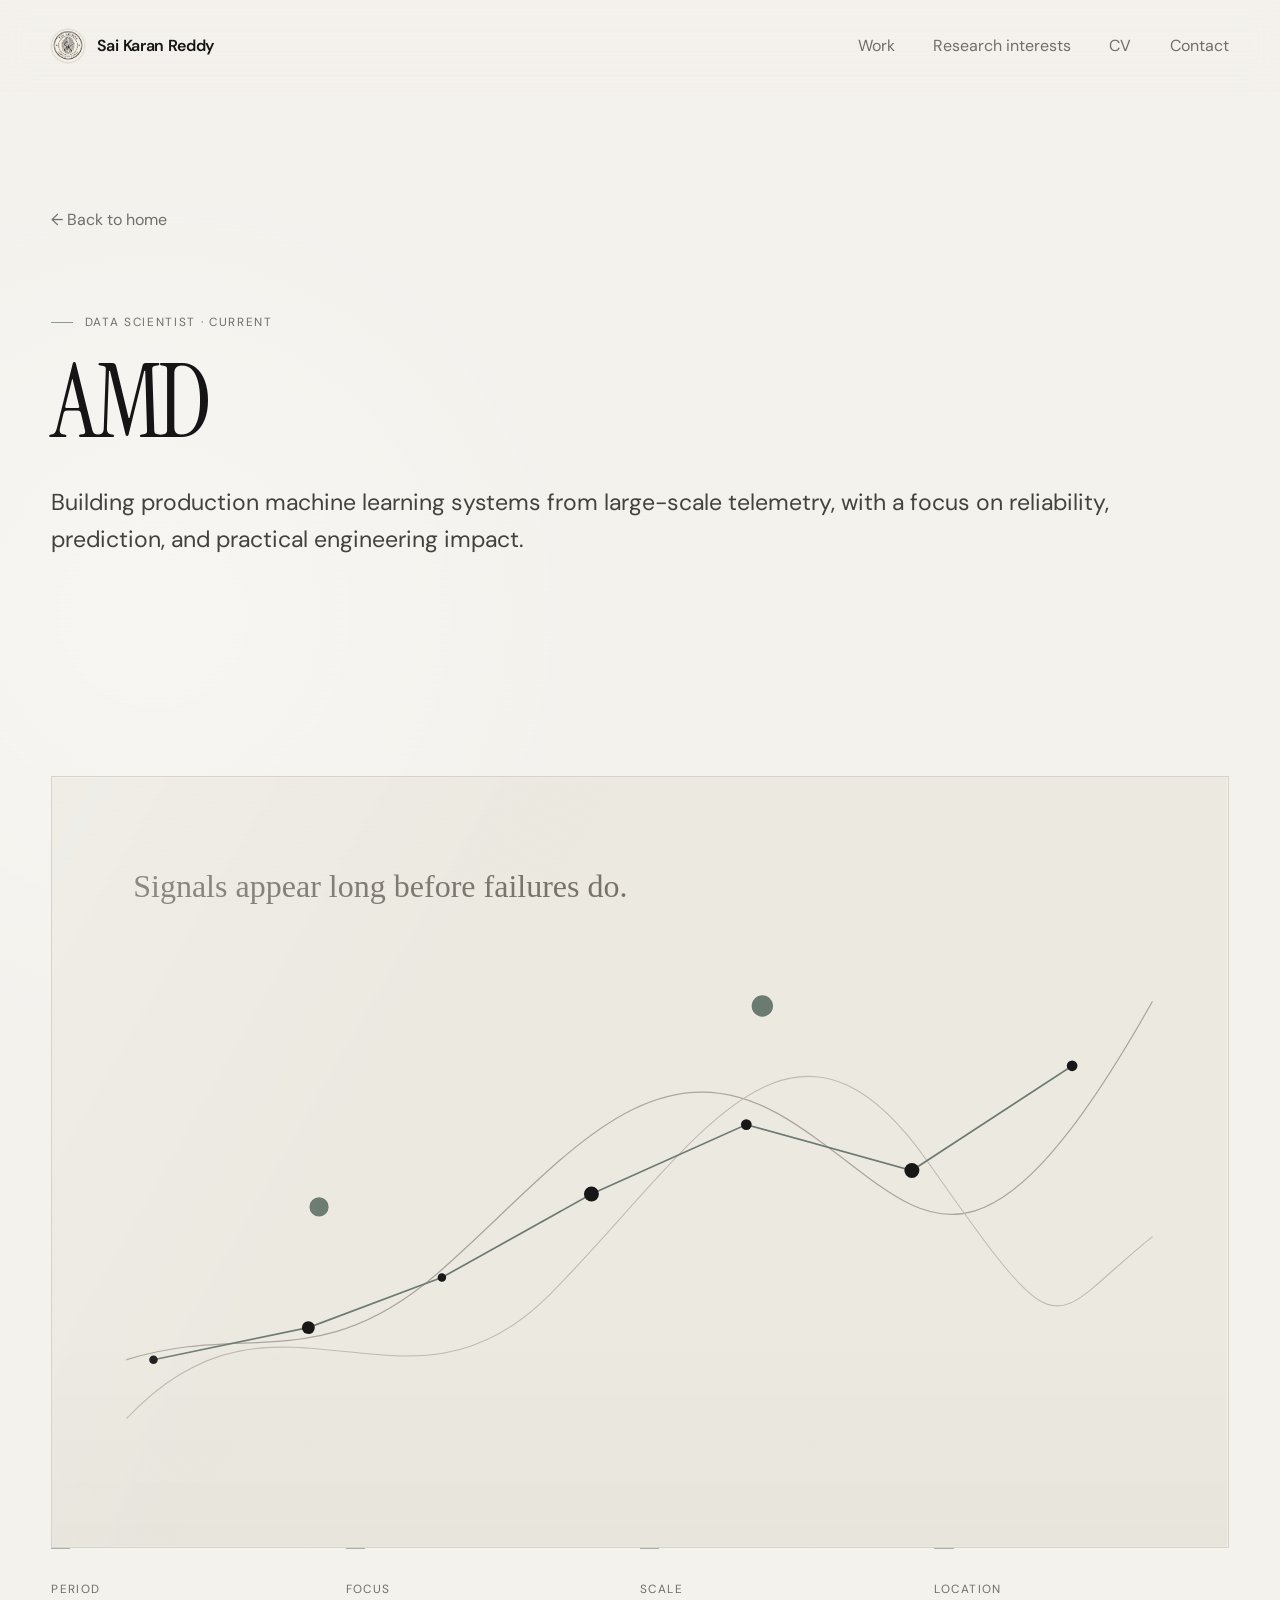
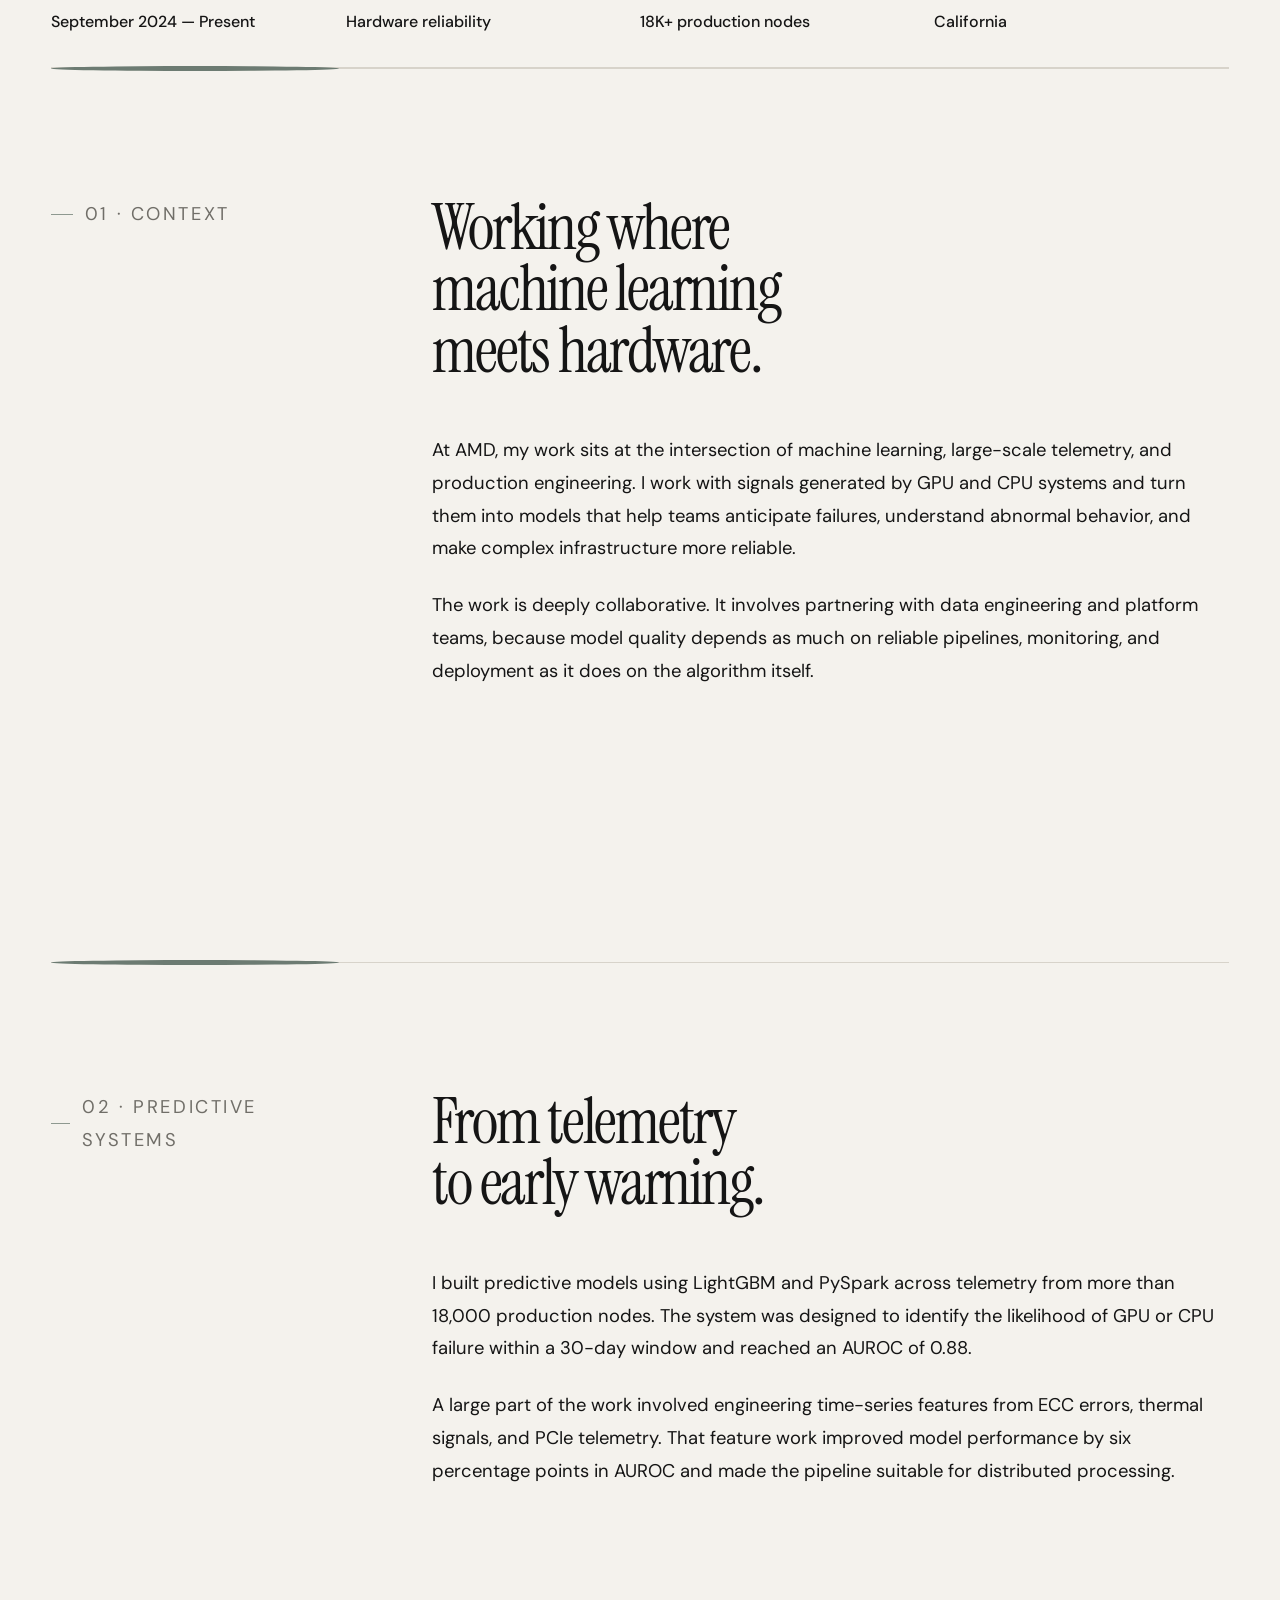
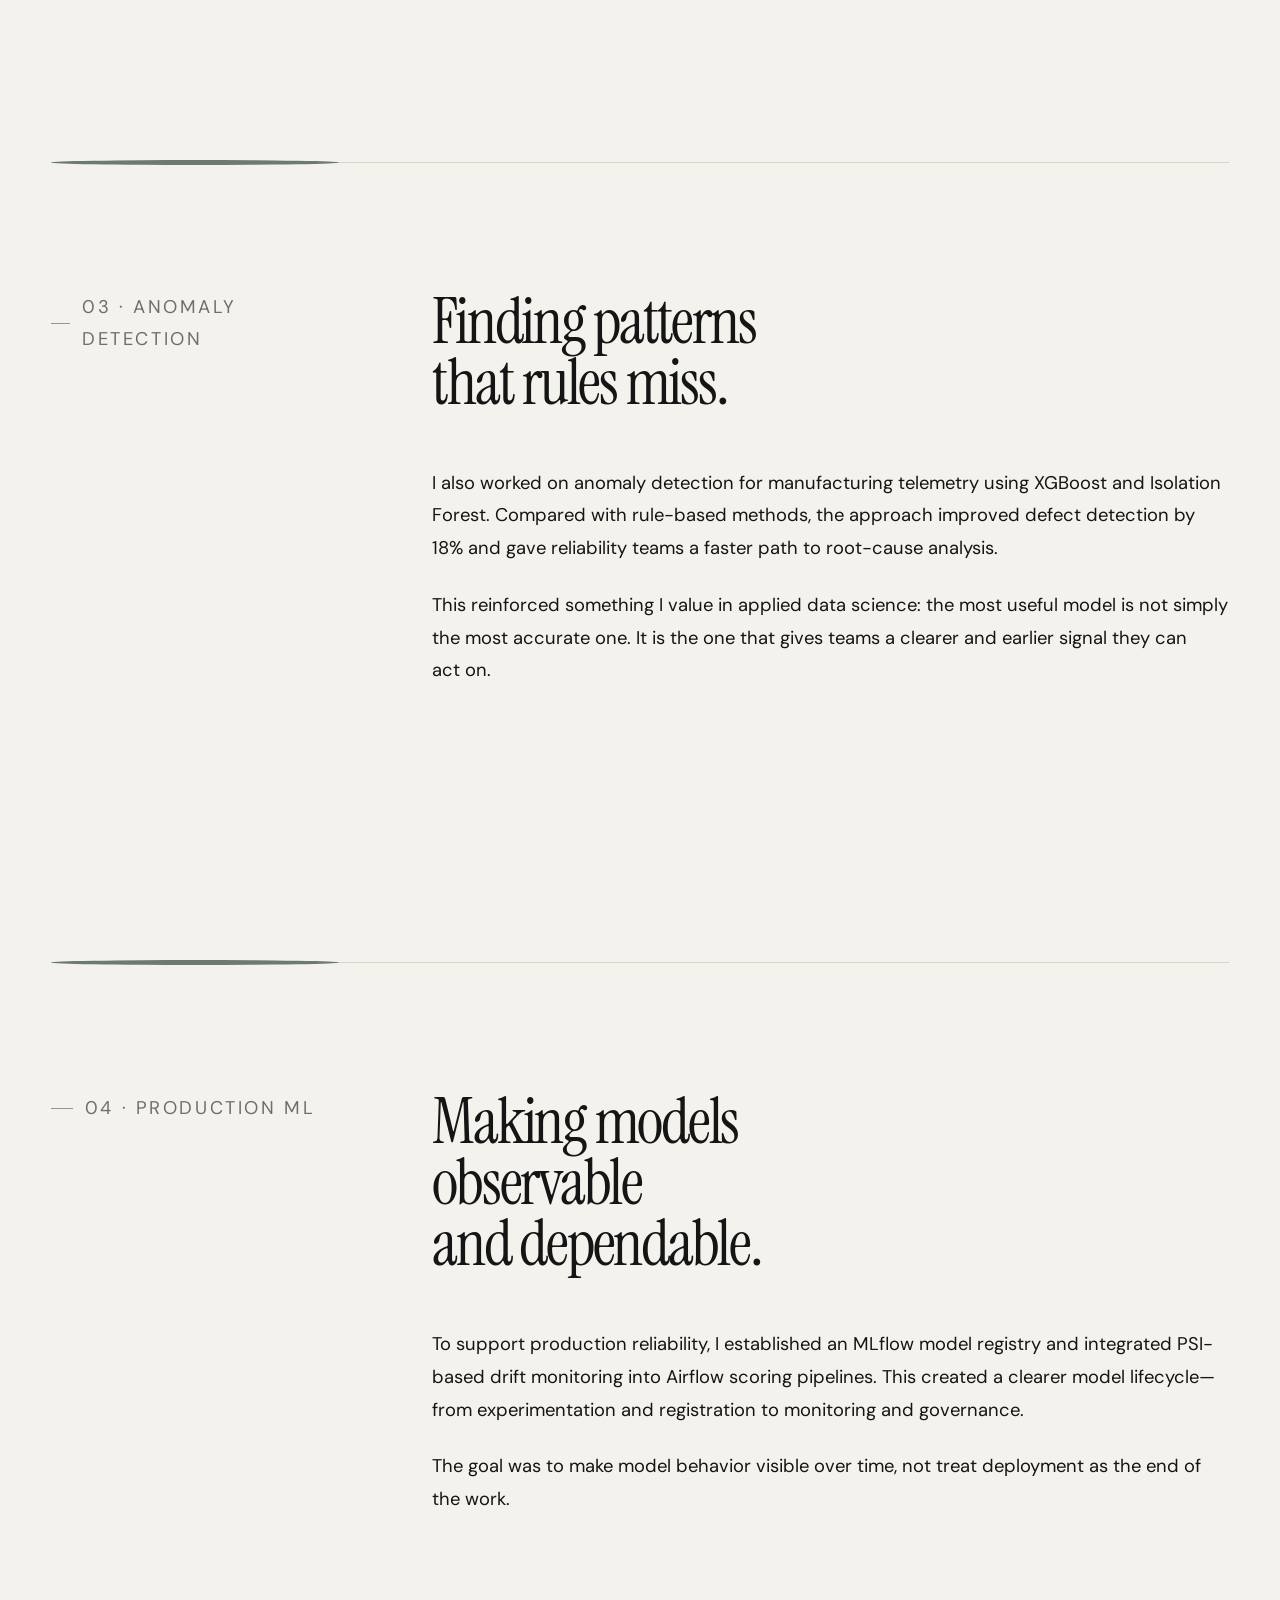
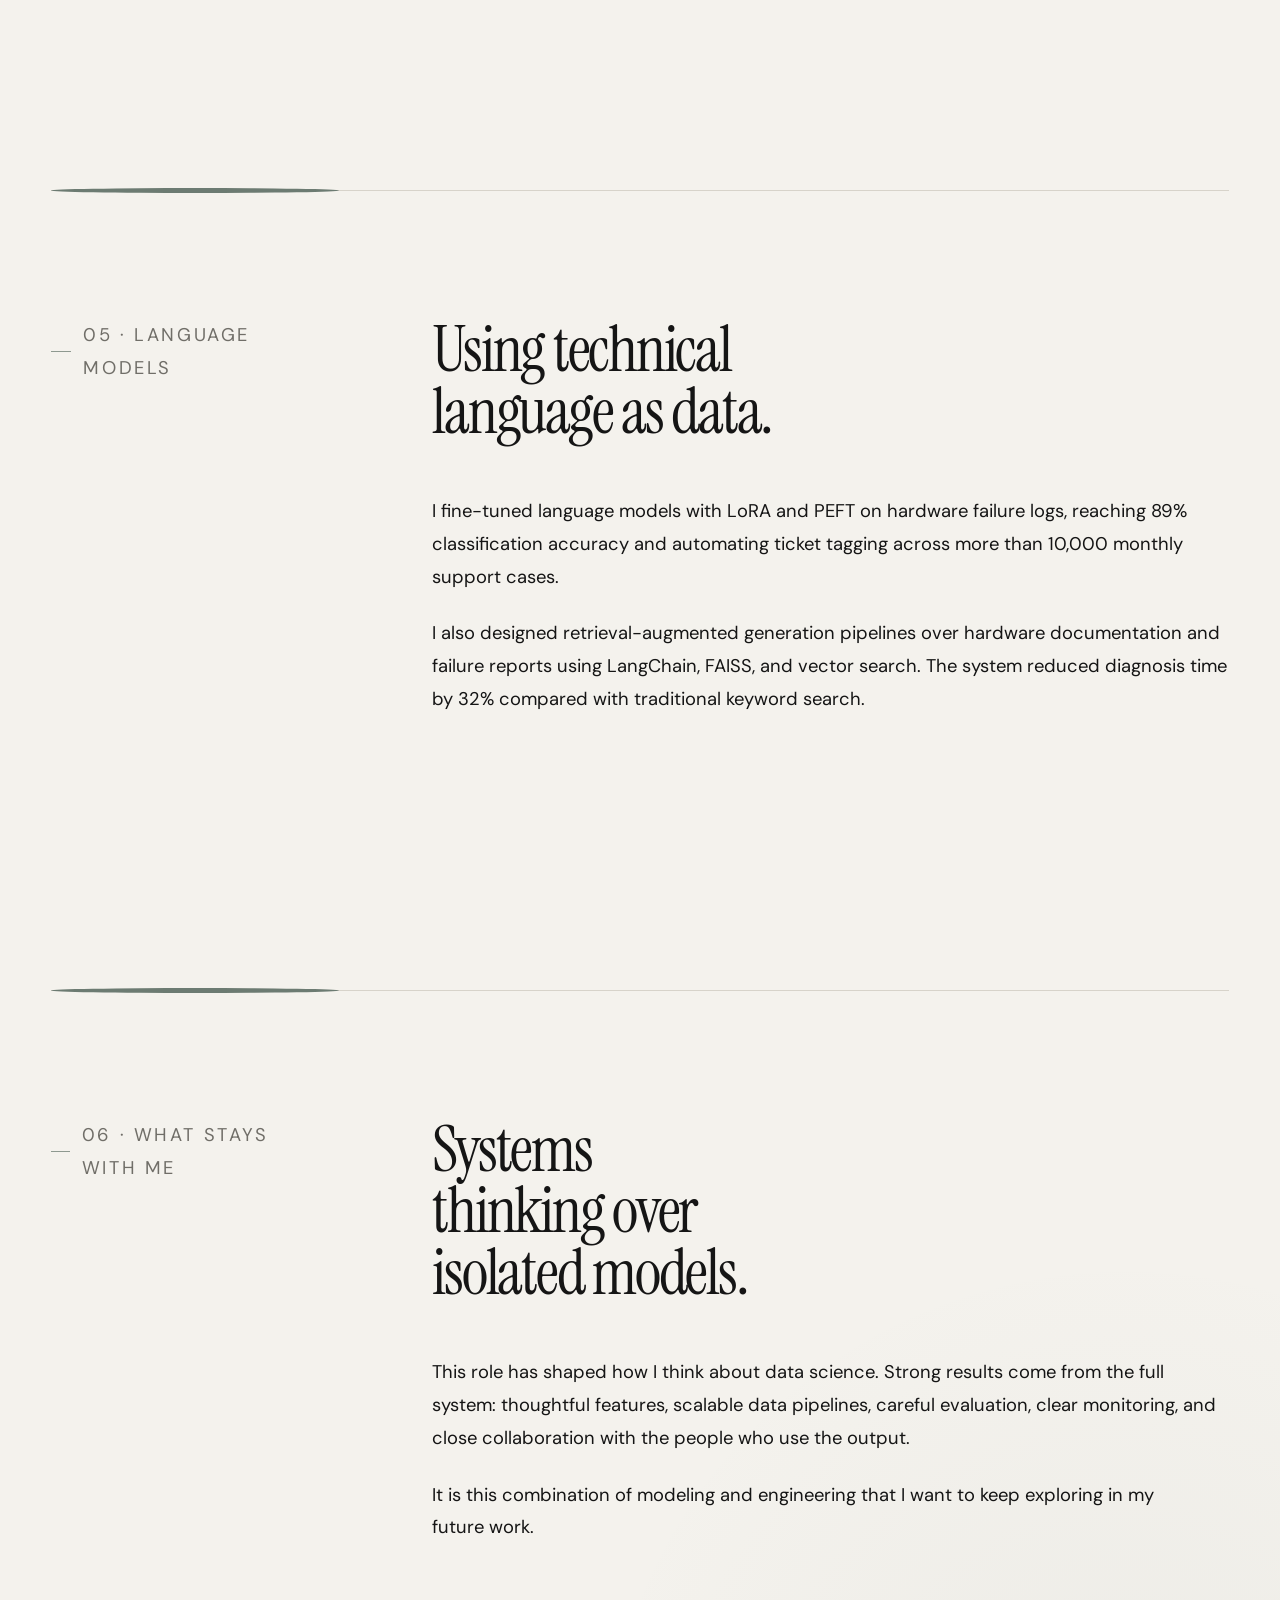
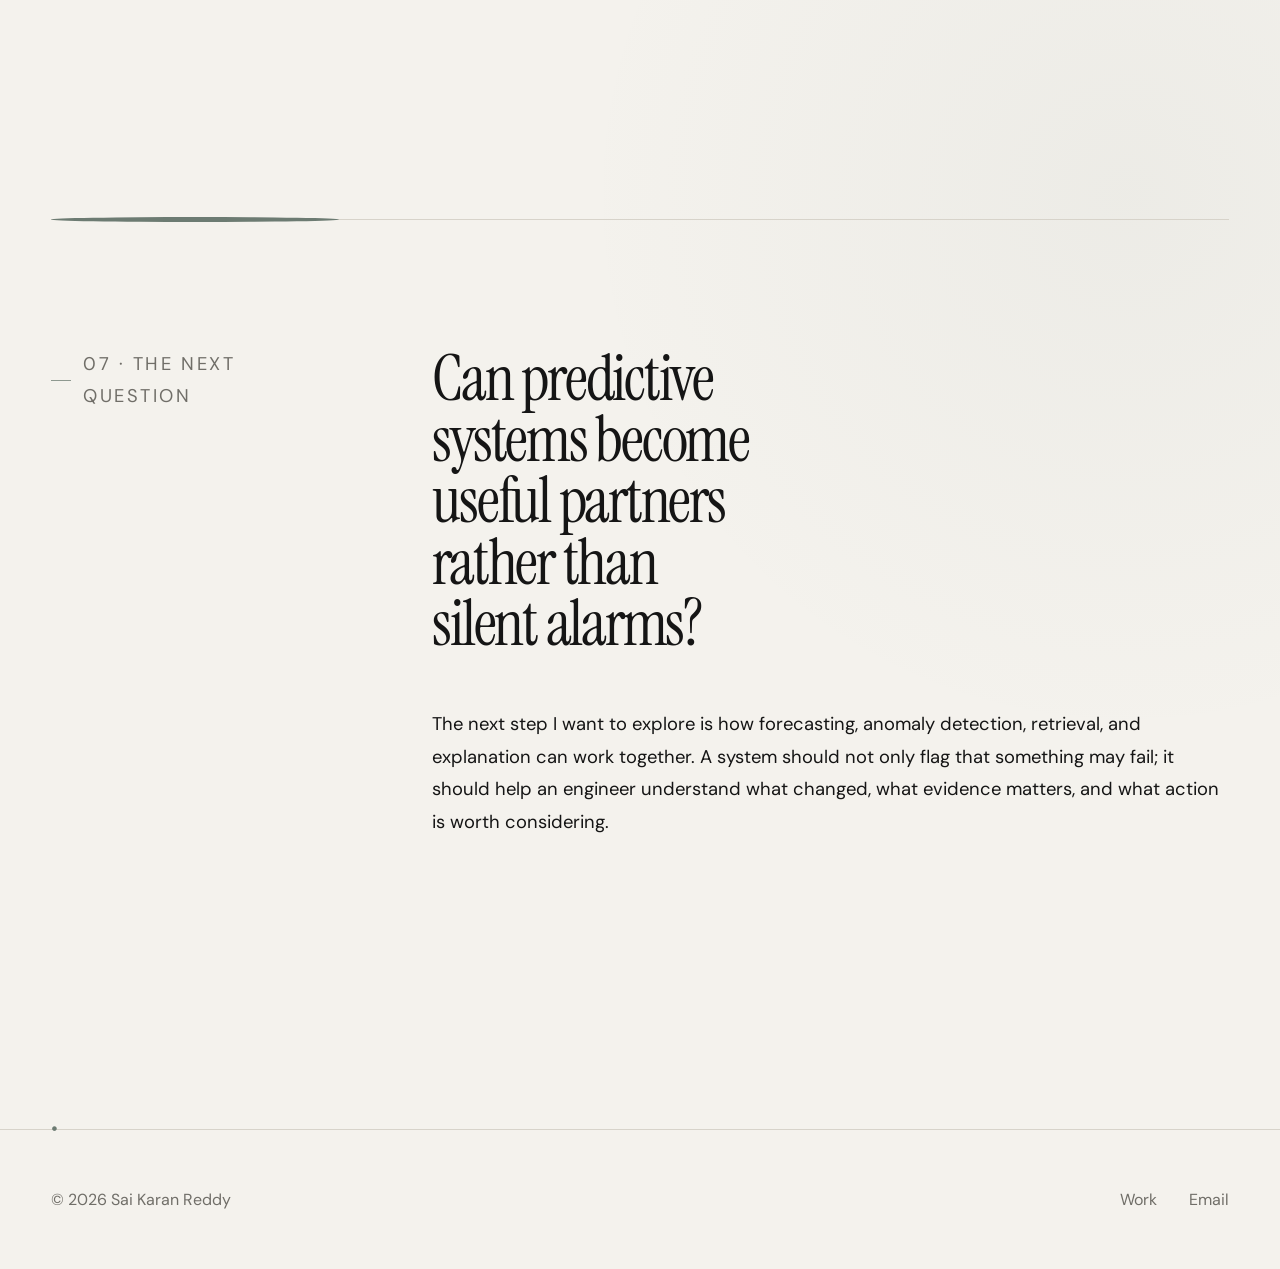
<file: experience/amd.html>
<!DOCTYPE html>
<html lang="en">
<head>
  <meta charset="UTF-8" />
  <meta name="viewport" content="width=device-width, initial-scale=1.0" />
  <title>Sai Karan Reddy | Data Scientist</title>
  <meta name="description"
    content="Data Scientist specializing in Machine Learning, Data Science, Business Intelligence, Forecasting, and AI Systems."/>
  <meta name="keywords"
    content="Sai Karan Reddy, Data Scientist, Machine Learning Engineer, AI Engineer, Python, SQL, Business Intelligence, Tableau, Power BI"/>
  <meta name="author"
    content="Sai Karan Reddy"/>
  <meta name="robots"
    content="index, follow"/>
  <meta property="og:title"
    content="Sai Karan Reddy | The Archive"/>
  <meta property="og:description"
    content="Curious by nature. Driven by data."/>
  <meta property="og:image"
    content="https://saikaranreddy.com/og-image.png"/>
  <meta property="og:url"
    content="https://saikaranreddy.com"/>
  <meta property="og:type"
    content="website"/>
  <meta name="twitter:card"
    content="summary_large_image"/>
  <meta name="twitter:title"
    content="Sai Karan Reddy"/>
  <meta name="twitter:description"
    content="Curious by nature. Driven by data."/>
  <meta name="twitter:image"
    content="https://saikaranreddy.com/og-image.png"/>

  <meta name="description" content="Building production machine learning systems from large-scale telemetry, with a focus on reliability, prediction, and practical engineering impact." />
  <title>Sai Karan Reddy | Data Scientist</title>
  <link rel="preconnect" href="https://fonts.googleapis.com">
  <link rel="preconnect" href="https://fonts.gstatic.com" crossorigin>
  <link href="https://fonts.googleapis.com/css2?family=DM+Sans:wght@400;500;600&family=Instrument+Serif:ital@0;1&display=swap" rel="stylesheet">
  <link rel="icon" type="image/png" href="../assets/images/img.png">
  <link rel="stylesheet" href="../style.css" />
</head>
<body>
  <header class="site-header">
    <a class="brand" href="../index.html"><img src="../assets/images/img.png" alt="" class="brand-icon"><span>Sai Karan Reddy</span></a>
    <button class="menu-toggle" aria-label="Open navigation" aria-expanded="false">Menu</button>
    <nav class="site-nav" aria-label="Primary navigation"><a href="../work.html">Work</a><a href="../research.html">Research interests</a><a href="../assets/files/Sai_Karan_CV.pdf">CV</a><a href="../contact.html">Contact</a></nav>
  </header>
<main class="page-shell experience-page">
  <a class="back-link" href="../index.html#experience">← Back to home</a>
  <section class="project-hero reveal">
    <p class="eyebrow">Data Scientist · Current</p>
    <h1>AMD</h1>
    <p class="project-deck">Building production machine learning systems from large-scale telemetry, with a focus on reliability, prediction, and practical engineering impact.</p>
  </section>
  <div class="experience-visual placeholder-visual"><span>Experience visual coming later</span></div>
  <section class="project-facts"><div><span>Period</span><strong>September 2024 — Present</strong></div><div><span>Focus</span><strong>Hardware reliability</strong></div><div><span>Scale</span><strong>18K+ production nodes</strong></div><div><span>Location</span><strong>California</strong></div></section>
  <section class="project-section archive-section story-section reveal"><div><p class="section-label">01 · Context</p></div><div><h2>Working where machine learning meets hardware.</h2><p>At AMD, my work sits at the intersection of machine learning, large-scale telemetry, and production engineering. I work with signals generated by GPU and CPU systems and turn them into models that help teams anticipate failures, understand abnormal behavior, and make complex infrastructure more reliable.</p><p>The work is deeply collaborative. It involves partnering with data engineering and platform teams, because model quality depends as much on reliable pipelines, monitoring, and deployment as it does on the algorithm itself.</p></div></section><section class="project-section archive-section story-section reveal"><div><p class="section-label">02 · Predictive systems</p></div><div><h2>From telemetry to early warning.</h2><p>I built predictive models using LightGBM and PySpark across telemetry from more than 18,000 production nodes. The system was designed to identify the likelihood of GPU or CPU failure within a 30-day window and reached an AUROC of 0.88.</p><p>A large part of the work involved engineering time-series features from ECC errors, thermal signals, and PCIe telemetry. That feature work improved model performance by six percentage points in AUROC and made the pipeline suitable for distributed processing.</p></div></section><section class="project-section archive-section story-section reveal"><div><p class="section-label">03 · Anomaly detection</p></div><div><h2>Finding patterns that rules miss.</h2><p>I also worked on anomaly detection for manufacturing telemetry using XGBoost and Isolation Forest. Compared with rule-based methods, the approach improved defect detection by 18% and gave reliability teams a faster path to root-cause analysis.</p><p>This reinforced something I value in applied data science: the most useful model is not simply the most accurate one. It is the one that gives teams a clearer and earlier signal they can act on.</p></div></section><section class="project-section archive-section story-section reveal"><div><p class="section-label">04 · Production ML</p></div><div><h2>Making models observable and dependable.</h2><p>To support production reliability, I established an MLflow model registry and integrated PSI-based drift monitoring into Airflow scoring pipelines. This created a clearer model lifecycle—from experimentation and registration to monitoring and governance.</p><p>The goal was to make model behavior visible over time, not treat deployment as the end of the work.</p></div></section><section class="project-section archive-section story-section reveal"><div><p class="section-label">05 · Language models</p></div><div><h2>Using technical language as data.</h2><p>I fine-tuned language models with LoRA and PEFT on hardware failure logs, reaching 89% classification accuracy and automating ticket tagging across more than 10,000 monthly support cases.</p><p>I also designed retrieval-augmented generation pipelines over hardware documentation and failure reports using LangChain, FAISS, and vector search. The system reduced diagnosis time by 32% compared with traditional keyword search.</p></div></section><section class="project-section archive-section story-section reveal"><div><p class="section-label">06 · What stays with me</p></div><div><h2>Systems thinking over isolated models.</h2><p>This role has shaped how I think about data science. Strong results come from the full system: thoughtful features, scalable data pipelines, careful evaluation, clear monitoring, and close collaboration with the people who use the output.</p><p>It is this combination of modeling and engineering that I want to keep exploring in my future work.</p></div></section>
<section class="project-section archive-section story-section reveal"><div><p class="section-label">07 · The next question</p></div><div><h2>Can predictive systems become useful partners rather than silent alarms?</h2><p>The next step I want to explore is how forecasting, anomaly detection, retrieval, and explanation can work together. A system should not only flag that something may fail; it should help an engineer understand what changed, what evidence matters, and what action is worth considering.</p></div></section></main>
  <footer class="site-footer section-shell">
    <p>© <span id="year"></span> Sai Karan Reddy</p>
    <div>
      <a href="../work.html">Work</a>
      <a href="mailto:saikaranreddy49@gmail.com">Email</a>
    </div>
  </footer>
  <script src="../script.js"></script>
</body>
</html>
</file>
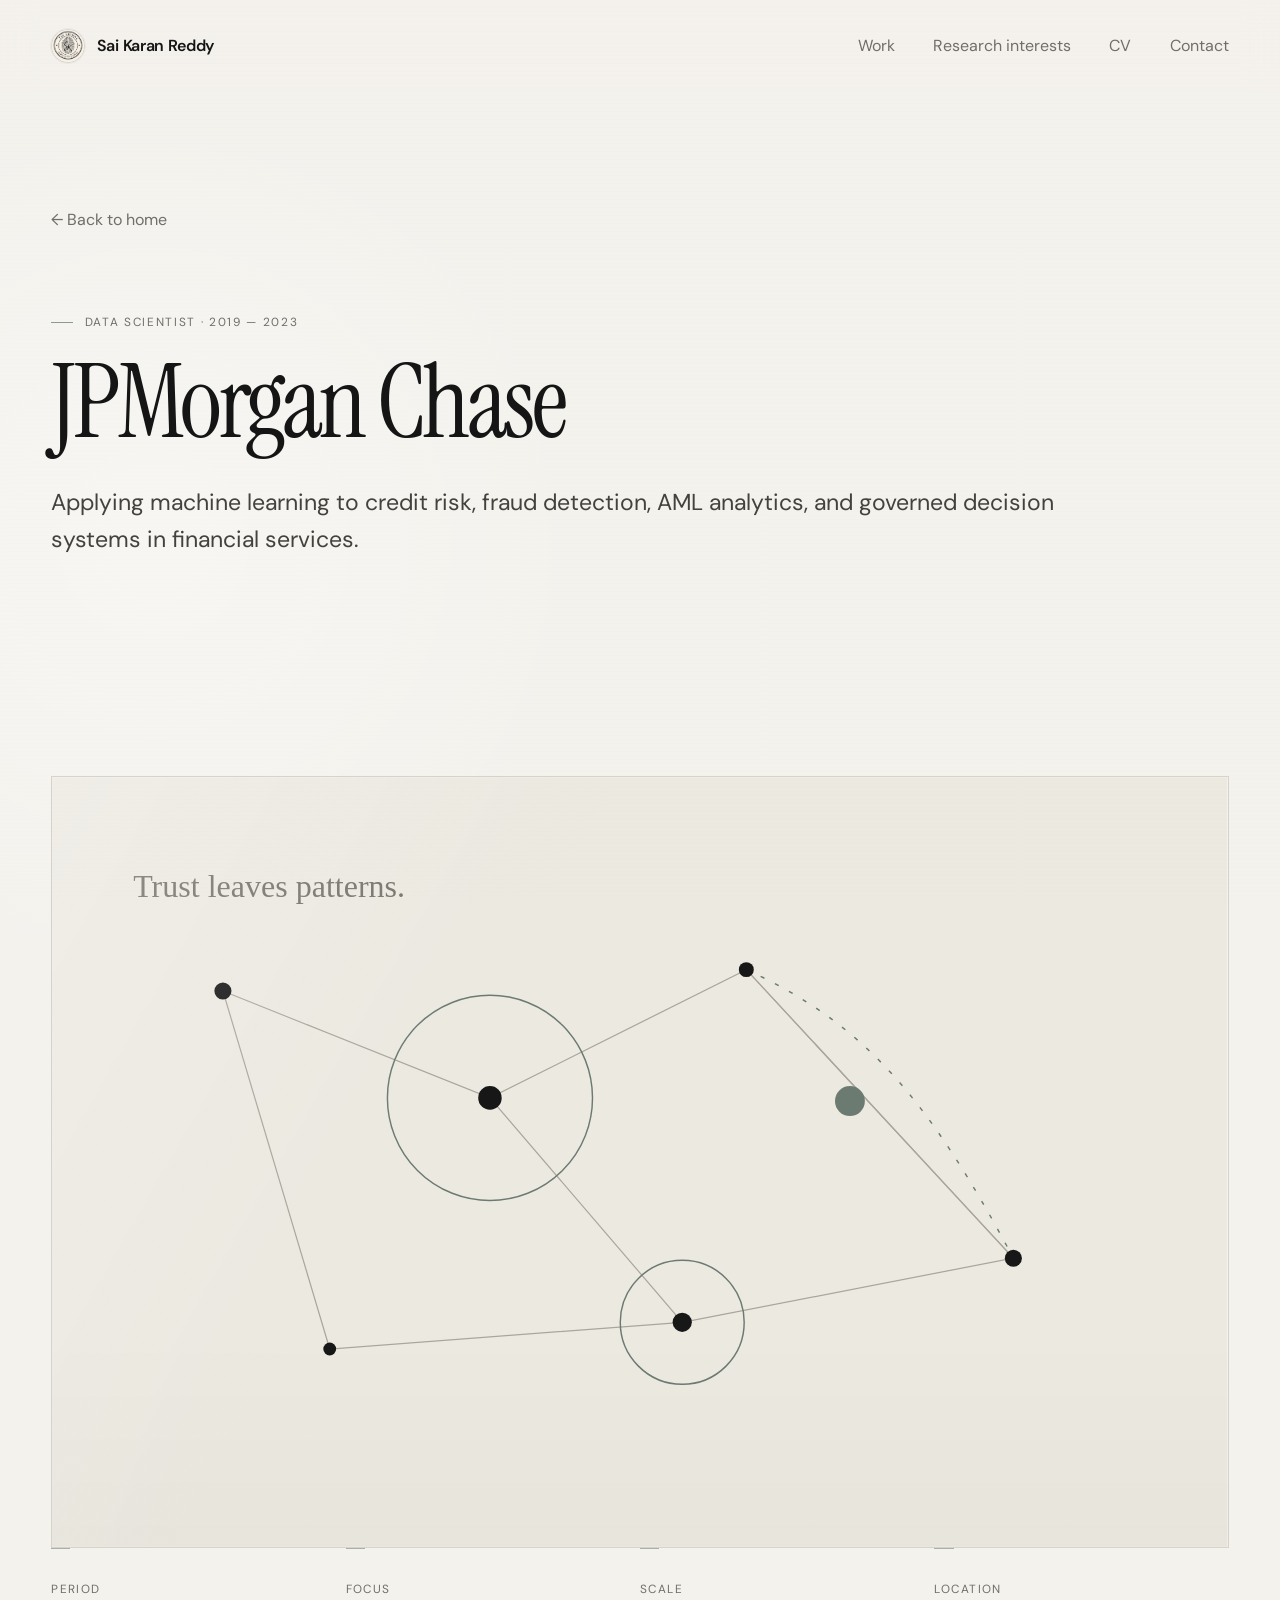
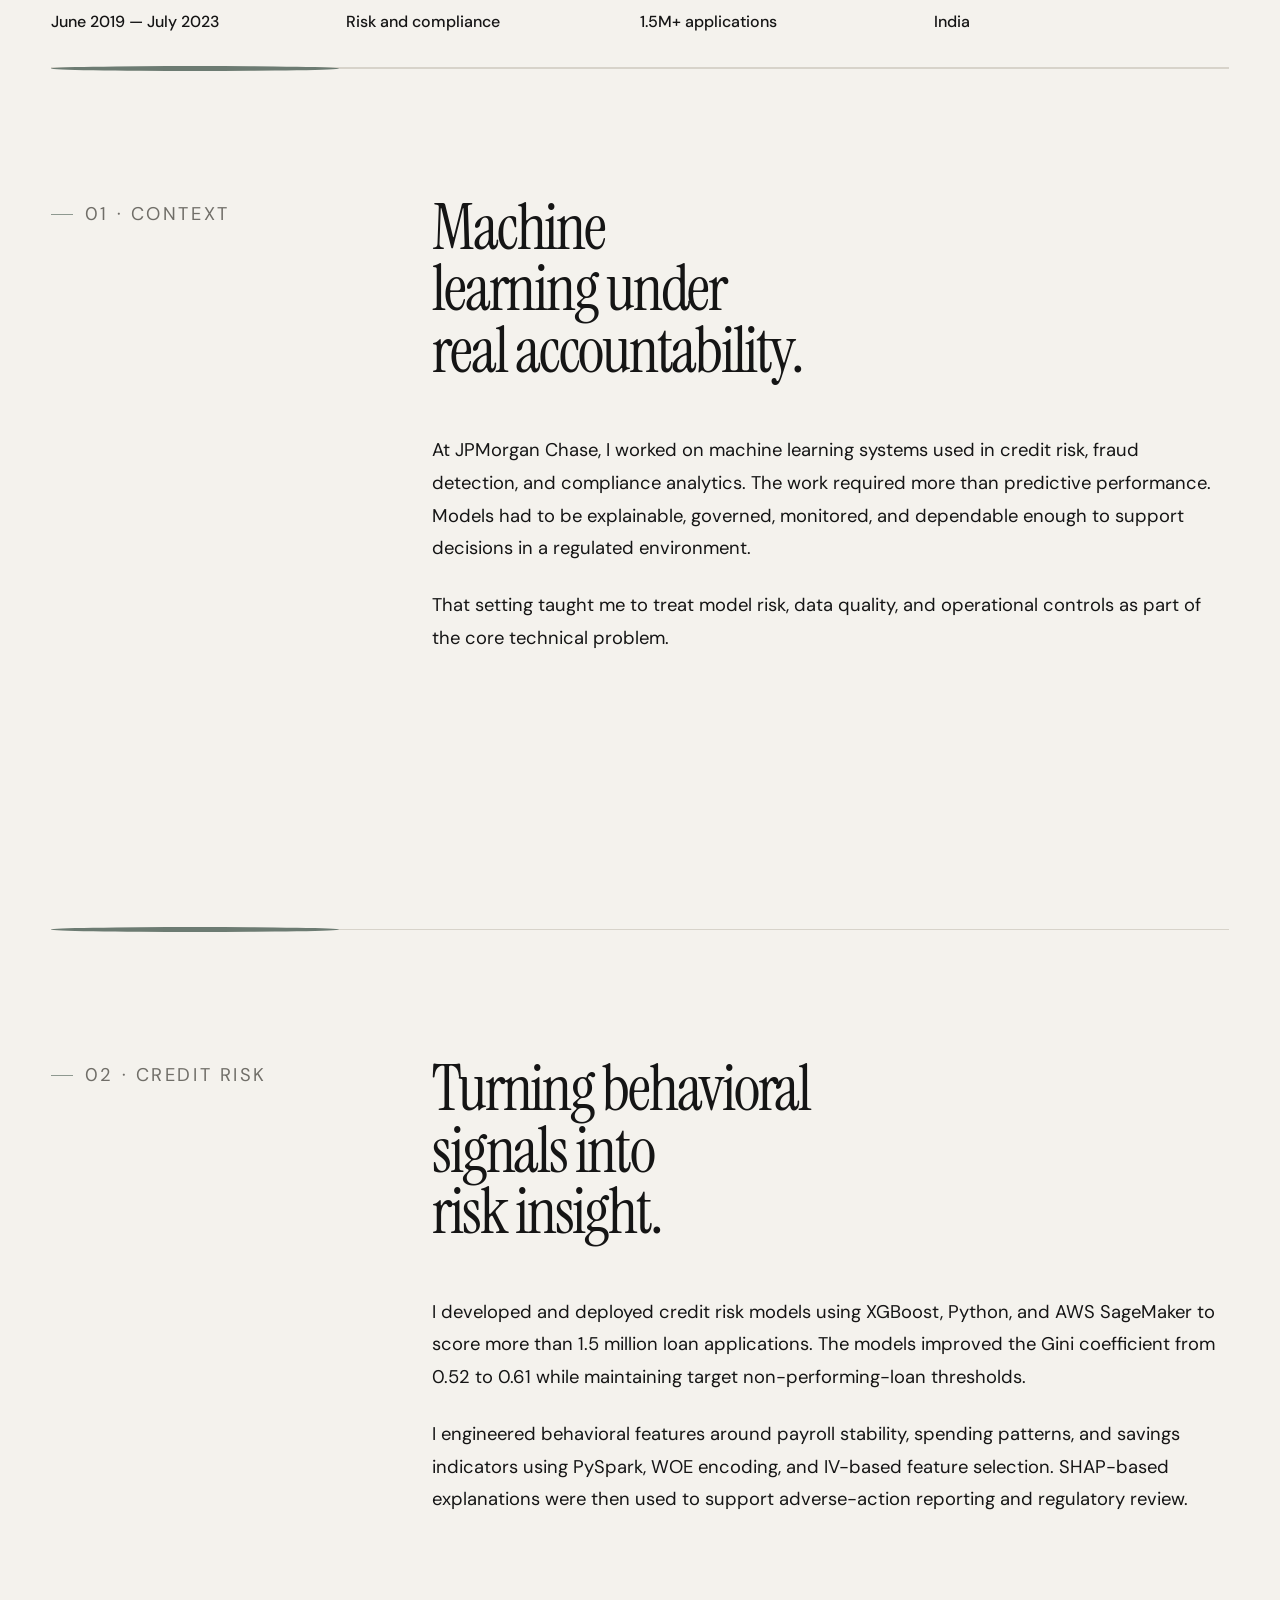
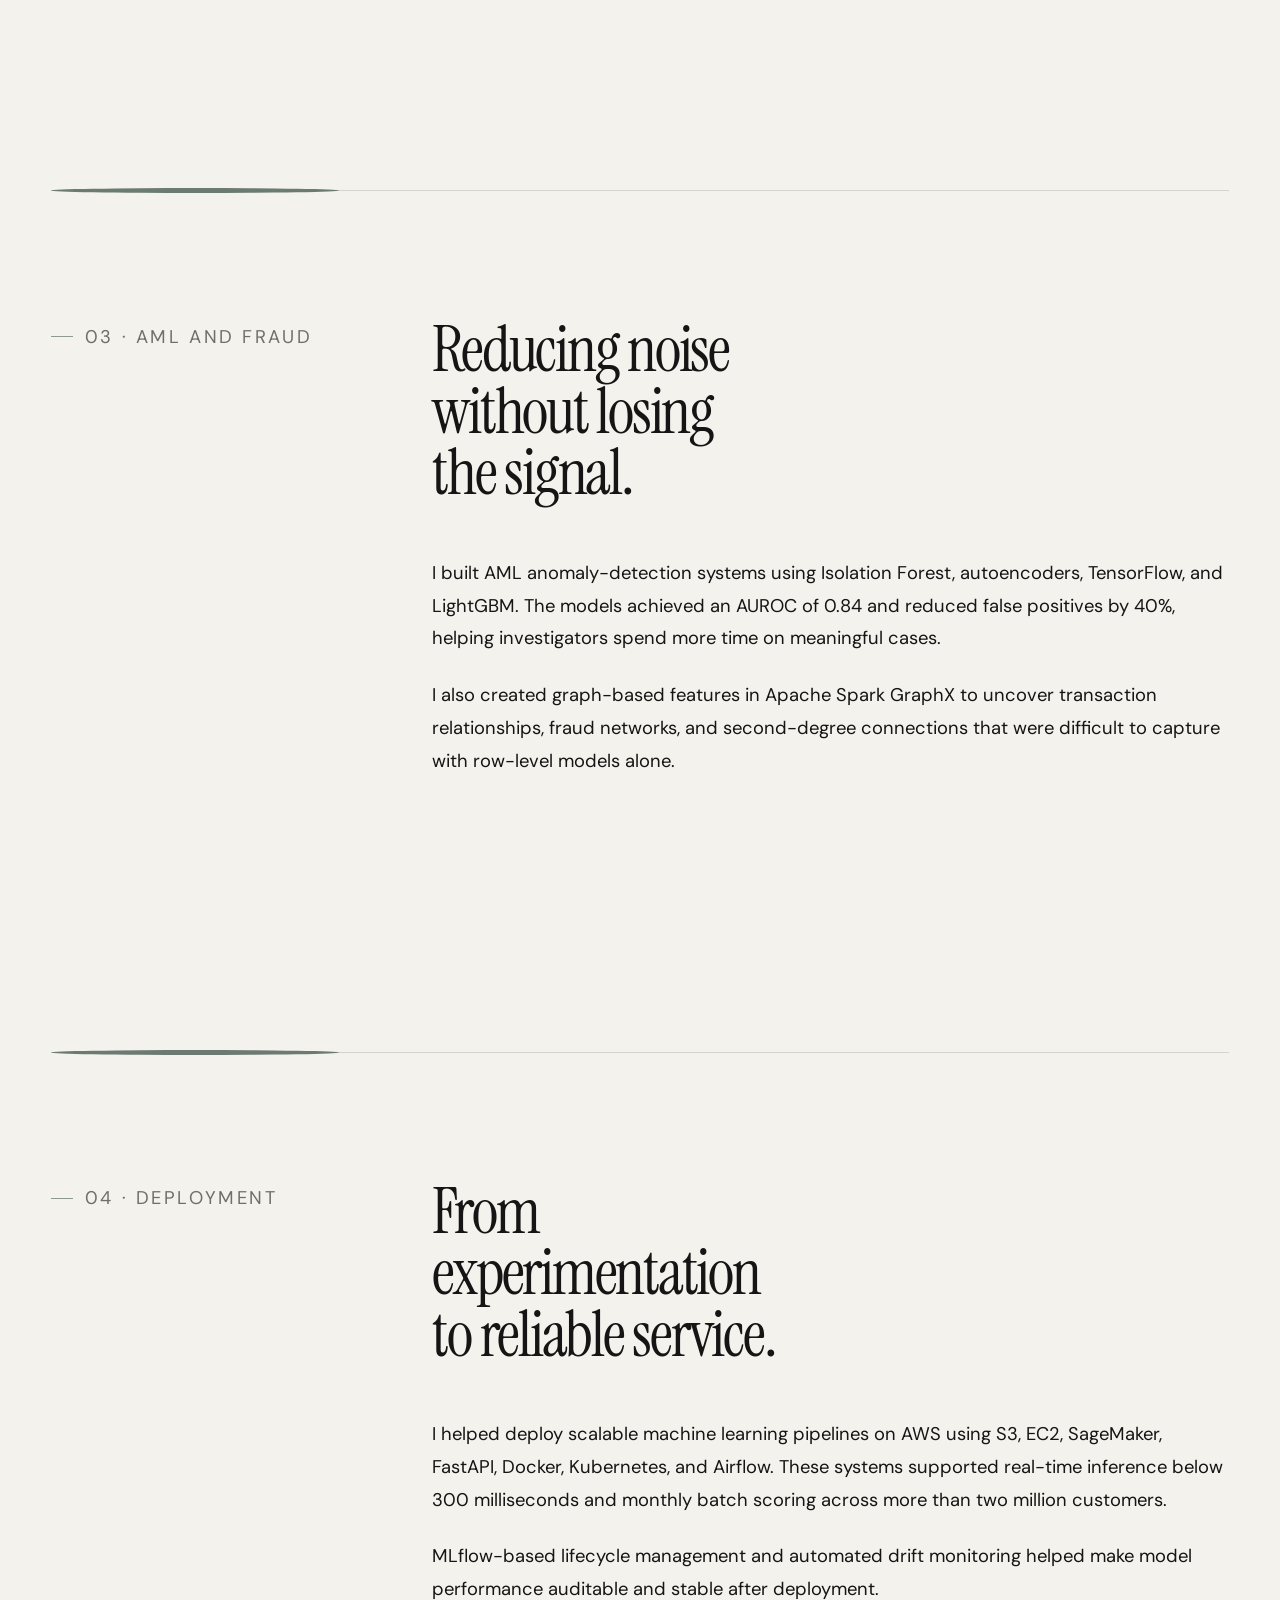
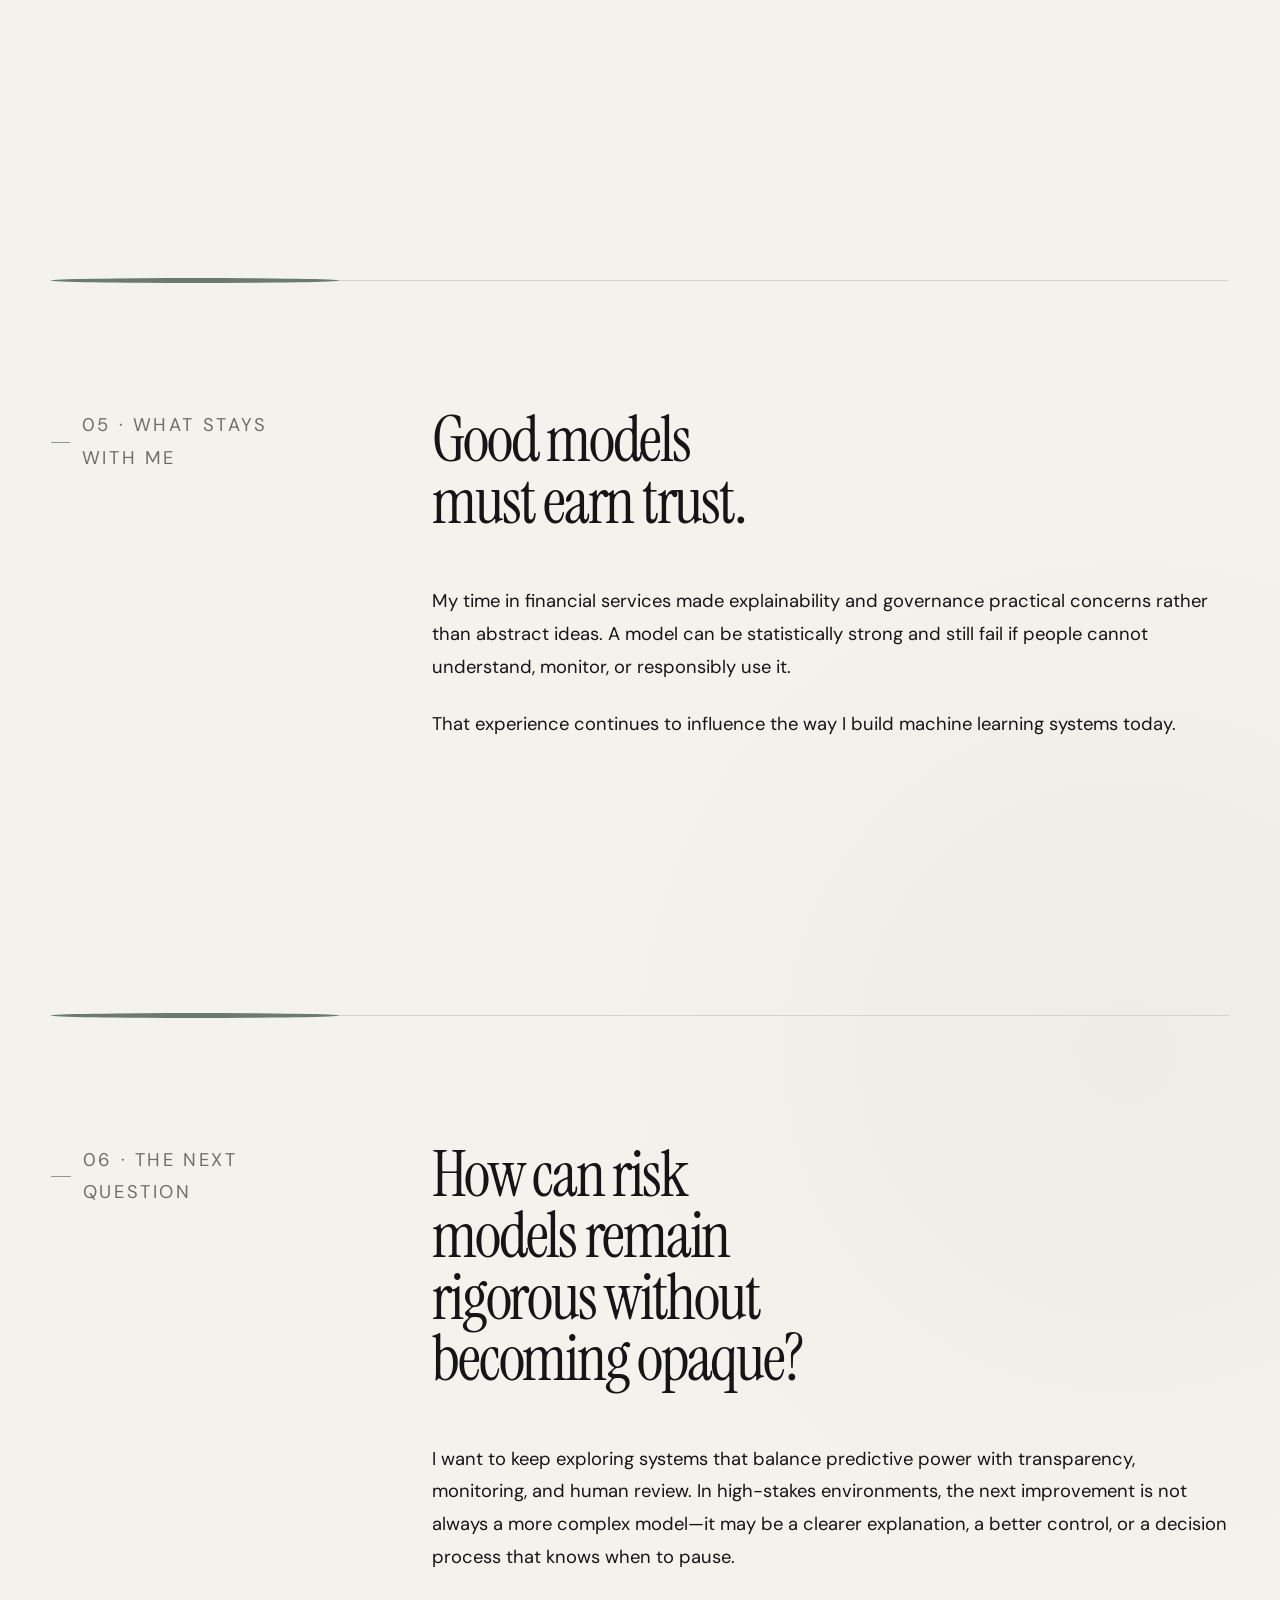
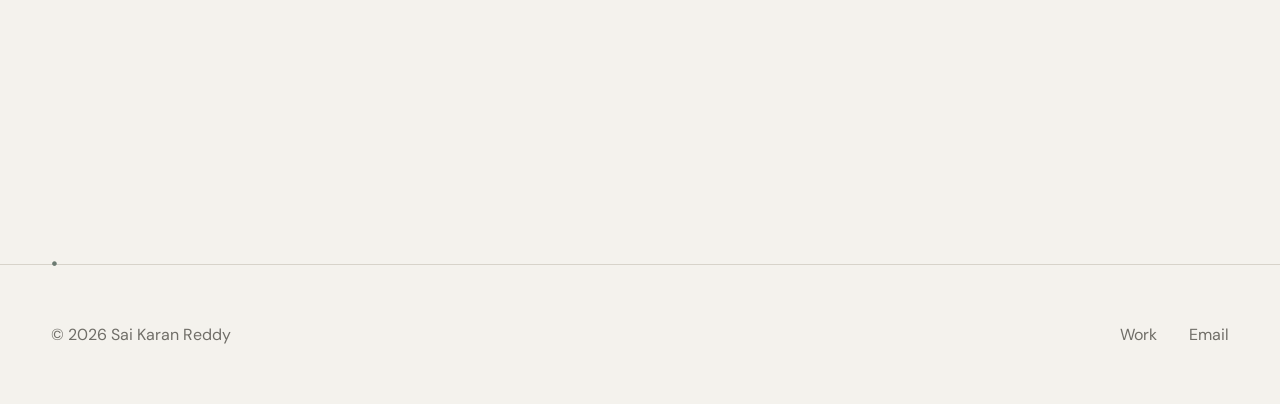
<file: experience/jpmorgan-chase.html>
<!DOCTYPE html>
<html lang="en">
<head>
  <meta charset="UTF-8" />
  <meta name="viewport" content="width=device-width, initial-scale=1.0" />
  <title>Sai Karan Reddy | Data Scientist</title>
  <meta name="description"
    content="Data Scientist specializing in Machine Learning, Data Science, Business Intelligence, Forecasting, and AI Systems."/>
  <meta name="keywords"
    content="Sai Karan Reddy, Data Scientist, Machine Learning Engineer, AI Engineer, Python, SQL, Business Intelligence, Tableau, Power BI"/>
  <meta name="author"
    content="Sai Karan Reddy"/>
  <meta name="robots"
    content="index, follow"/>
  <meta property="og:title"
    content="Sai Karan Reddy | The Archive"/>
  <meta property="og:description"
    content="Curious by nature. Driven by data."/>
  <meta property="og:image"
    content="https://saikaranreddy.com/og-image.png"/>
  <meta property="og:url"
    content="https://saikaranreddy.com"/>
  <meta property="og:type"
    content="website"/>
  <meta name="twitter:card"
    content="summary_large_image"/>
  <meta name="twitter:title"
    content="Sai Karan Reddy"/>
  <meta name="twitter:description"
    content="Curious by nature. Driven by data."/>
  <meta name="twitter:image"
    content="https://saikaranreddy.com/og-image.png"/>

  <meta name="description" content="Applying machine learning to credit risk, fraud detection, AML analytics, and governed decision systems in financial services." />
  <title>Sai Karan Reddy | Data Scientist</title>
  <link rel="preconnect" href="https://fonts.googleapis.com">
  <link rel="preconnect" href="https://fonts.gstatic.com" crossorigin>
  <link href="https://fonts.googleapis.com/css2?family=DM+Sans:wght@400;500;600&family=Instrument+Serif:ital@0;1&display=swap" rel="stylesheet">
  <link rel="icon" type="image/png" href="../assets/images/img.png">
  <link rel="stylesheet" href="../style.css" />
</head>
<body>
  <header class="site-header">
    <a class="brand" href="../index.html"><img src="../assets/images/img.png" alt="" class="brand-icon"><span>Sai Karan Reddy</span></a>
    <button class="menu-toggle" aria-label="Open navigation" aria-expanded="false">Menu</button>
    <nav class="site-nav" aria-label="Primary navigation"><a href="../work.html">Work</a><a href="../research.html">Research interests</a><a href="../assets/files/Sai_Karan_CV.pdf">CV</a><a href="../contact.html">Contact</a></nav>
  </header>
<main class="page-shell experience-page">
  <a class="back-link" href="../index.html#experience">← Back to home</a>
  <section class="project-hero reveal">
    <p class="eyebrow">Data Scientist · 2019 — 2023</p>
    <h1>JPMorgan Chase</h1>
    <p class="project-deck">Applying machine learning to credit risk, fraud detection, AML analytics, and governed decision systems in financial services.</p>
  </section>
  <div class="experience-visual placeholder-visual"><span>Experience visual coming later</span></div>
  <section class="project-facts"><div><span>Period</span><strong>June 2019 — July 2023</strong></div><div><span>Focus</span><strong>Risk and compliance</strong></div><div><span>Scale</span><strong>1.5M+ applications</strong></div><div><span>Location</span><strong>India</strong></div></section>
  <section class="project-section archive-section story-section reveal"><div><p class="section-label">01 · Context</p></div><div><h2>Machine learning under real accountability.</h2><p>At JPMorgan Chase, I worked on machine learning systems used in credit risk, fraud detection, and compliance analytics. The work required more than predictive performance. Models had to be explainable, governed, monitored, and dependable enough to support decisions in a regulated environment.</p><p>That setting taught me to treat model risk, data quality, and operational controls as part of the core technical problem.</p></div></section><section class="project-section archive-section story-section reveal"><div><p class="section-label">02 · Credit risk</p></div><div><h2>Turning behavioral signals into risk insight.</h2><p>I developed and deployed credit risk models using XGBoost, Python, and AWS SageMaker to score more than 1.5 million loan applications. The models improved the Gini coefficient from 0.52 to 0.61 while maintaining target non-performing-loan thresholds.</p><p>I engineered behavioral features around payroll stability, spending patterns, and savings indicators using PySpark, WOE encoding, and IV-based feature selection. SHAP-based explanations were then used to support adverse-action reporting and regulatory review.</p></div></section><section class="project-section archive-section story-section reveal"><div><p class="section-label">03 · AML and fraud</p></div><div><h2>Reducing noise without losing the signal.</h2><p>I built AML anomaly-detection systems using Isolation Forest, autoencoders, TensorFlow, and LightGBM. The models achieved an AUROC of 0.84 and reduced false positives by 40%, helping investigators spend more time on meaningful cases.</p><p>I also created graph-based features in Apache Spark GraphX to uncover transaction relationships, fraud networks, and second-degree connections that were difficult to capture with row-level models alone.</p></div></section><section class="project-section archive-section story-section reveal"><div><p class="section-label">04 · Deployment</p></div><div><h2>From experimentation to reliable service.</h2><p>I helped deploy scalable machine learning pipelines on AWS using S3, EC2, SageMaker, FastAPI, Docker, Kubernetes, and Airflow. These systems supported real-time inference below 300 milliseconds and monthly batch scoring across more than two million customers.</p><p>MLflow-based lifecycle management and automated drift monitoring helped make model performance auditable and stable after deployment.</p></div></section><section class="project-section archive-section story-section reveal"><div><p class="section-label">05 · What stays with me</p></div><div><h2>Good models must earn trust.</h2><p>My time in financial services made explainability and governance practical concerns rather than abstract ideas. A model can be statistically strong and still fail if people cannot understand, monitor, or responsibly use it.</p><p>That experience continues to influence the way I build machine learning systems today.</p></div></section>
<section class="project-section archive-section story-section reveal"><div><p class="section-label">06 · The next question</p></div><div><h2>How can risk models remain rigorous without becoming opaque?</h2><p>I want to keep exploring systems that balance predictive power with transparency, monitoring, and human review. In high-stakes environments, the next improvement is not always a more complex model—it may be a clearer explanation, a better control, or a decision process that knows when to pause.</p></div></section></main>
  <footer class="site-footer section-shell">
    <p>© <span id="year"></span> Sai Karan Reddy</p>
    <div>
      <a href="../work.html">Work</a>
      <a href="mailto:saikaranreddy49@gmail.com">Email</a>
    </div>
  </footer>
  <script src="../script.js"></script>
</body>
</html>
</file>
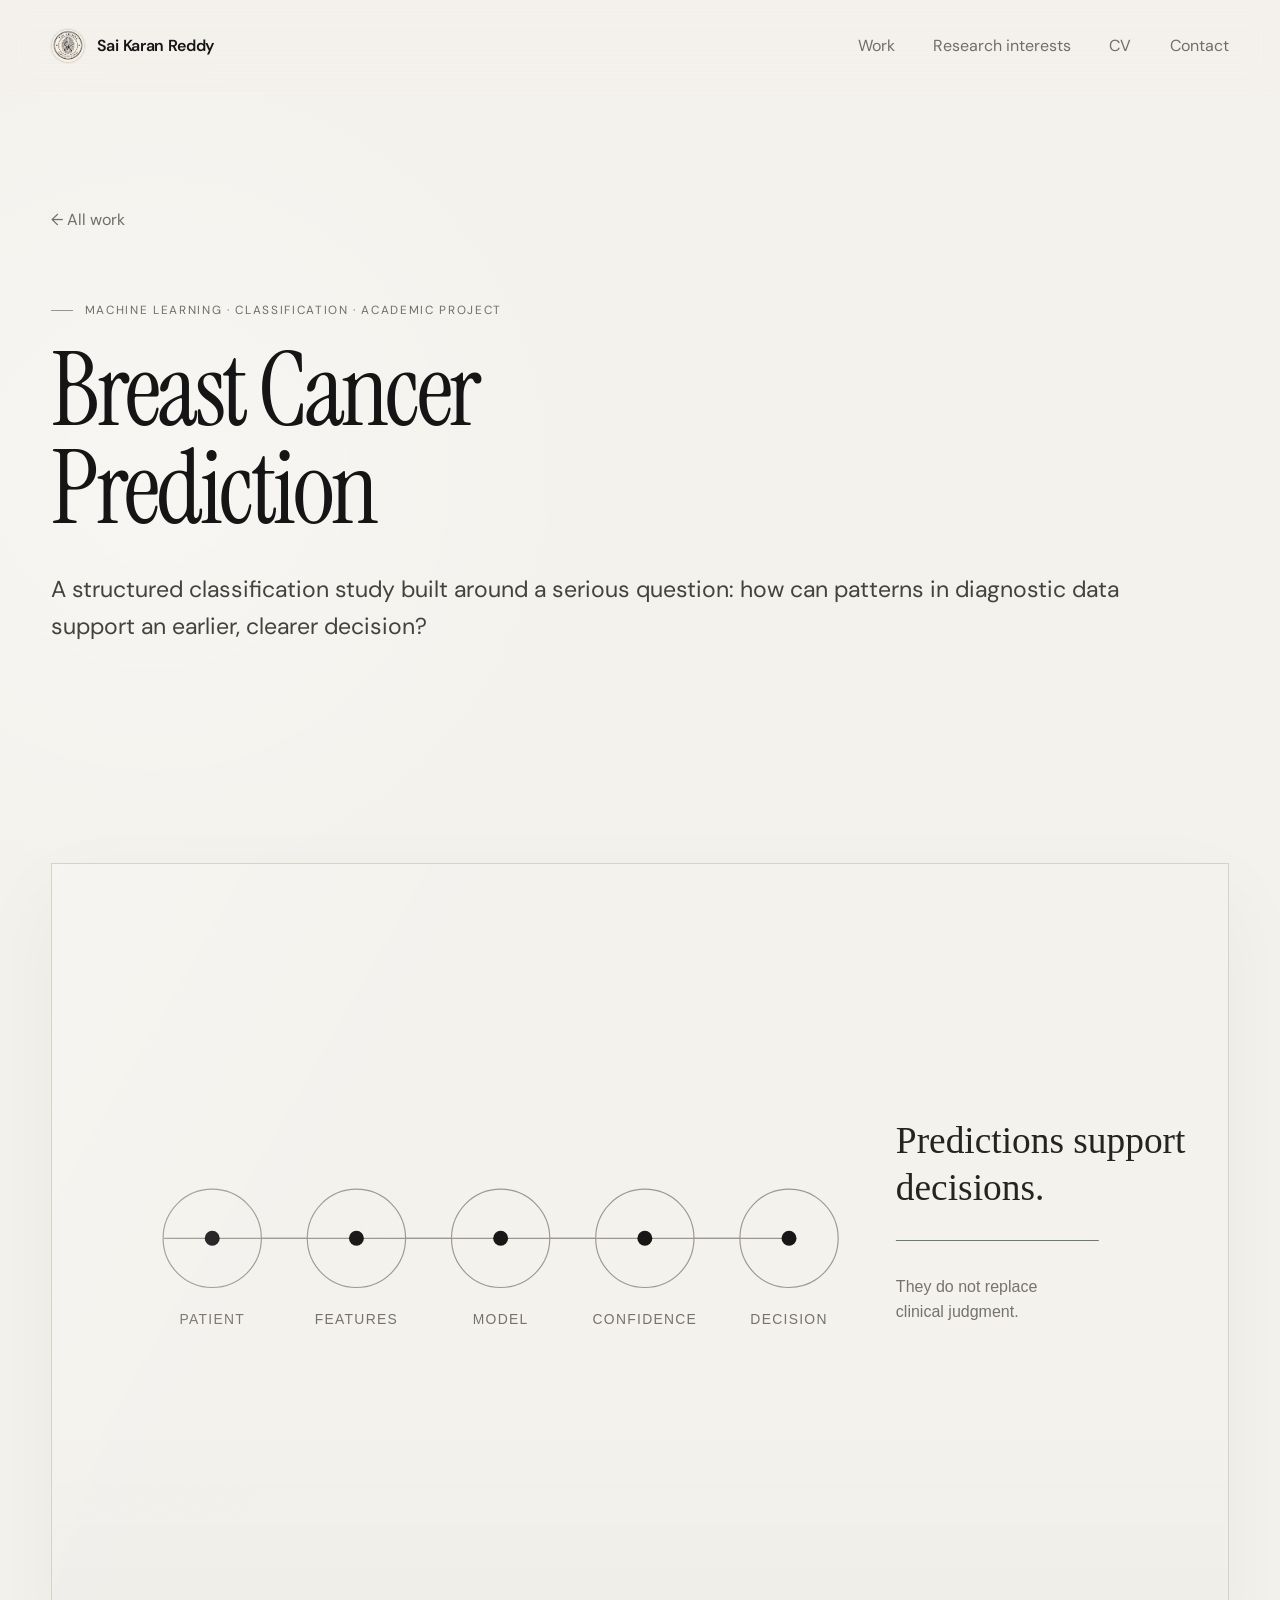
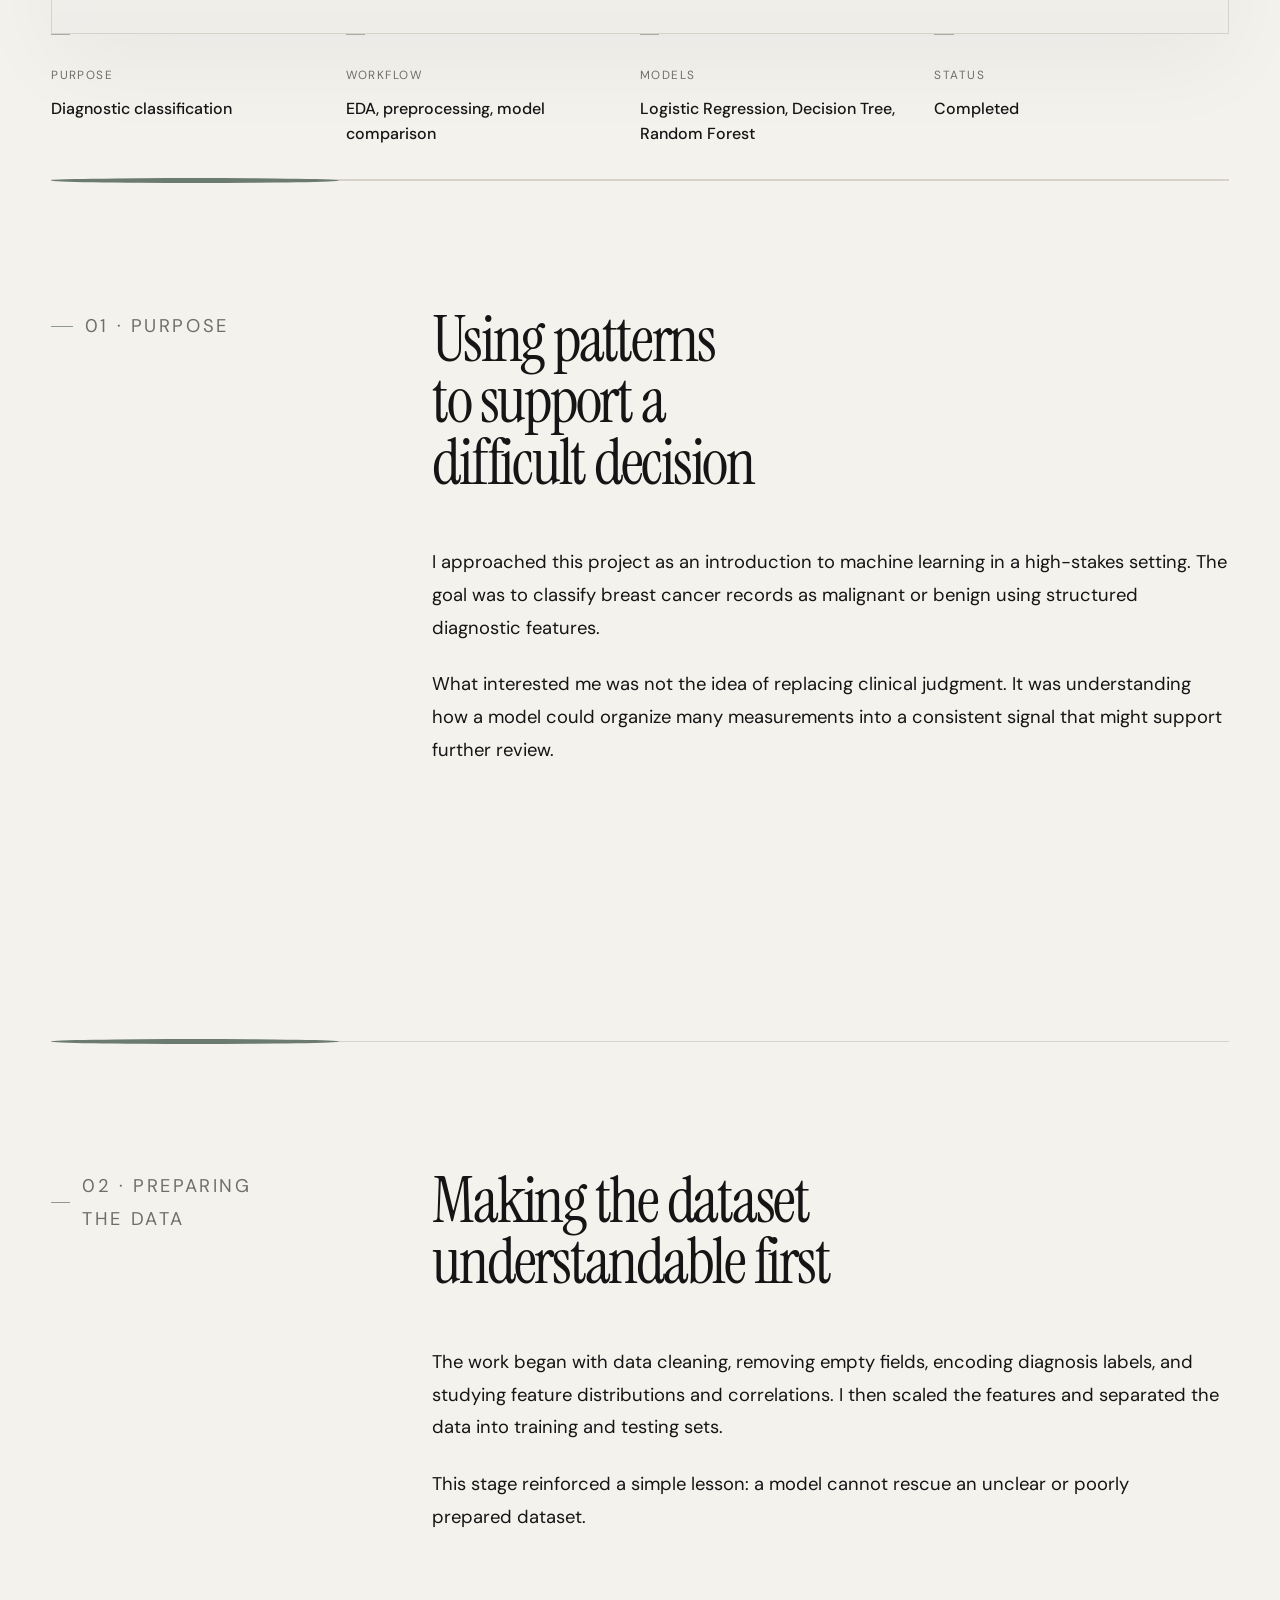
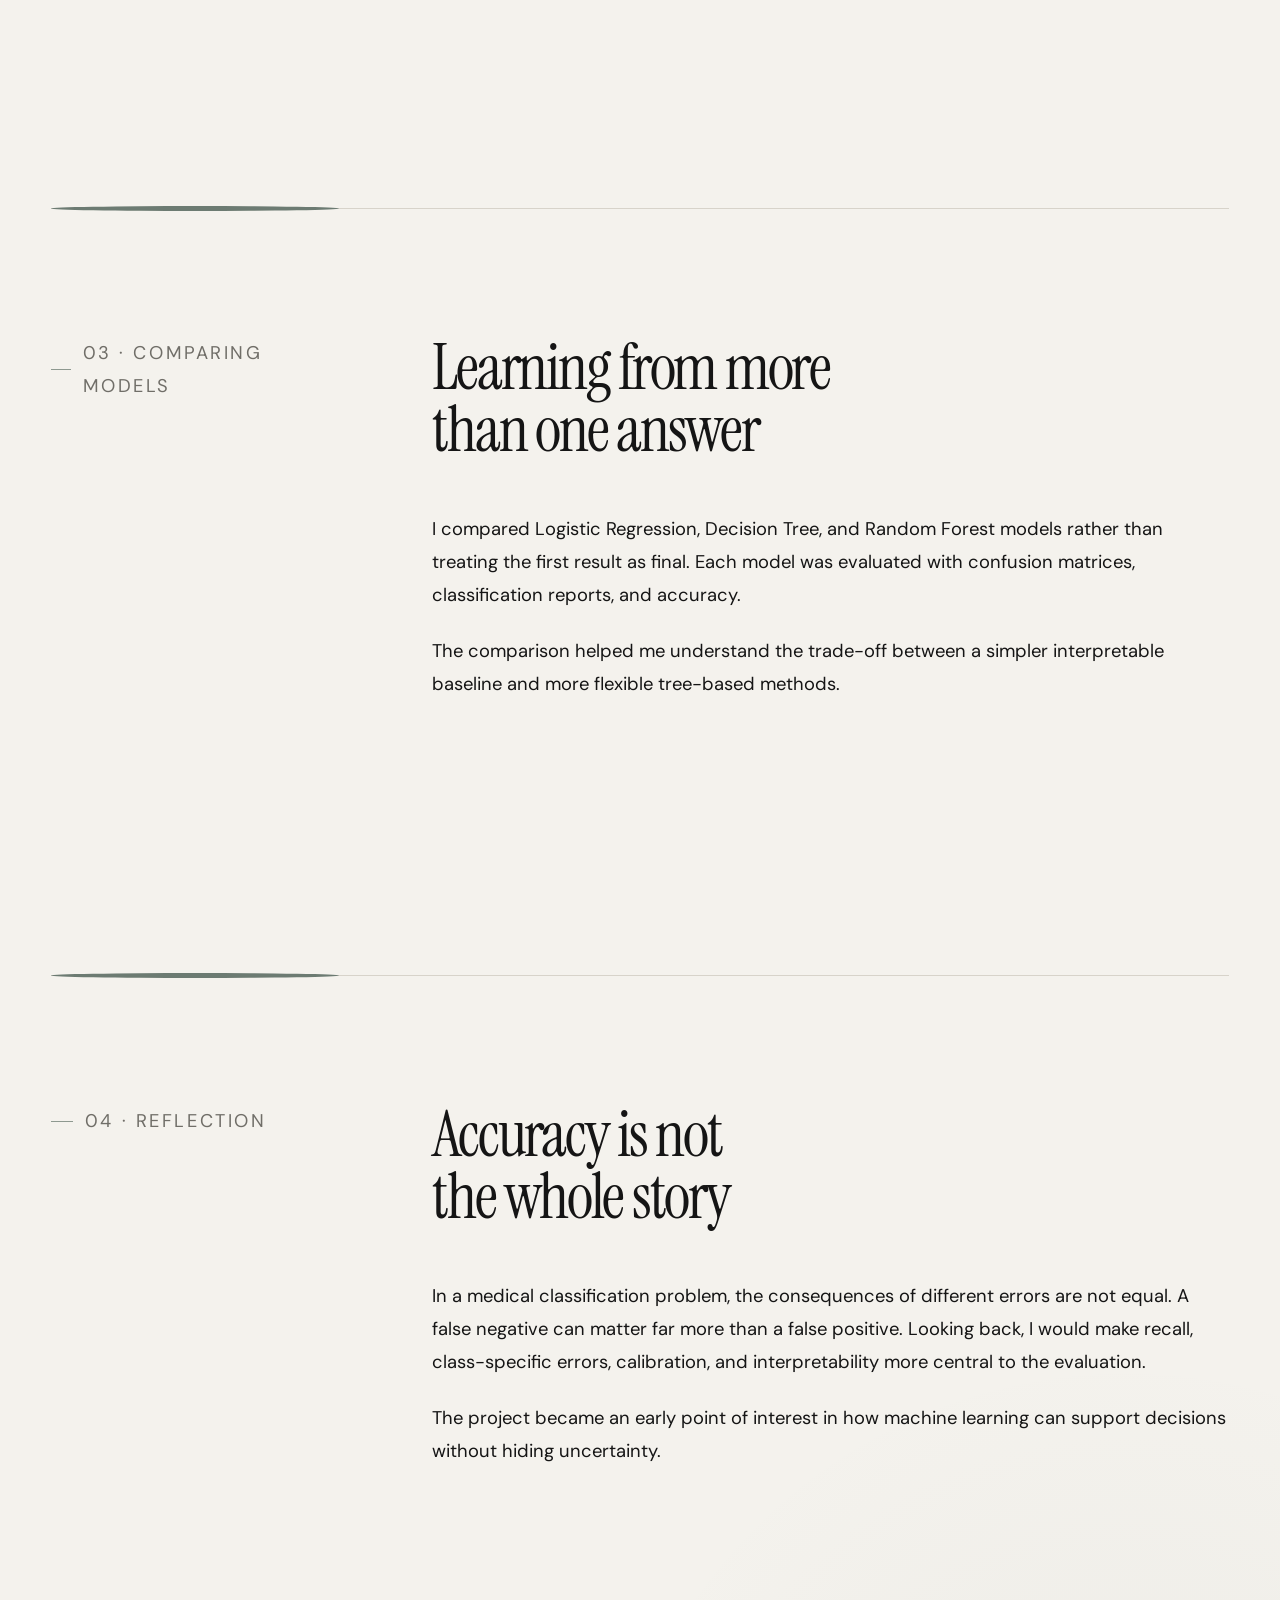
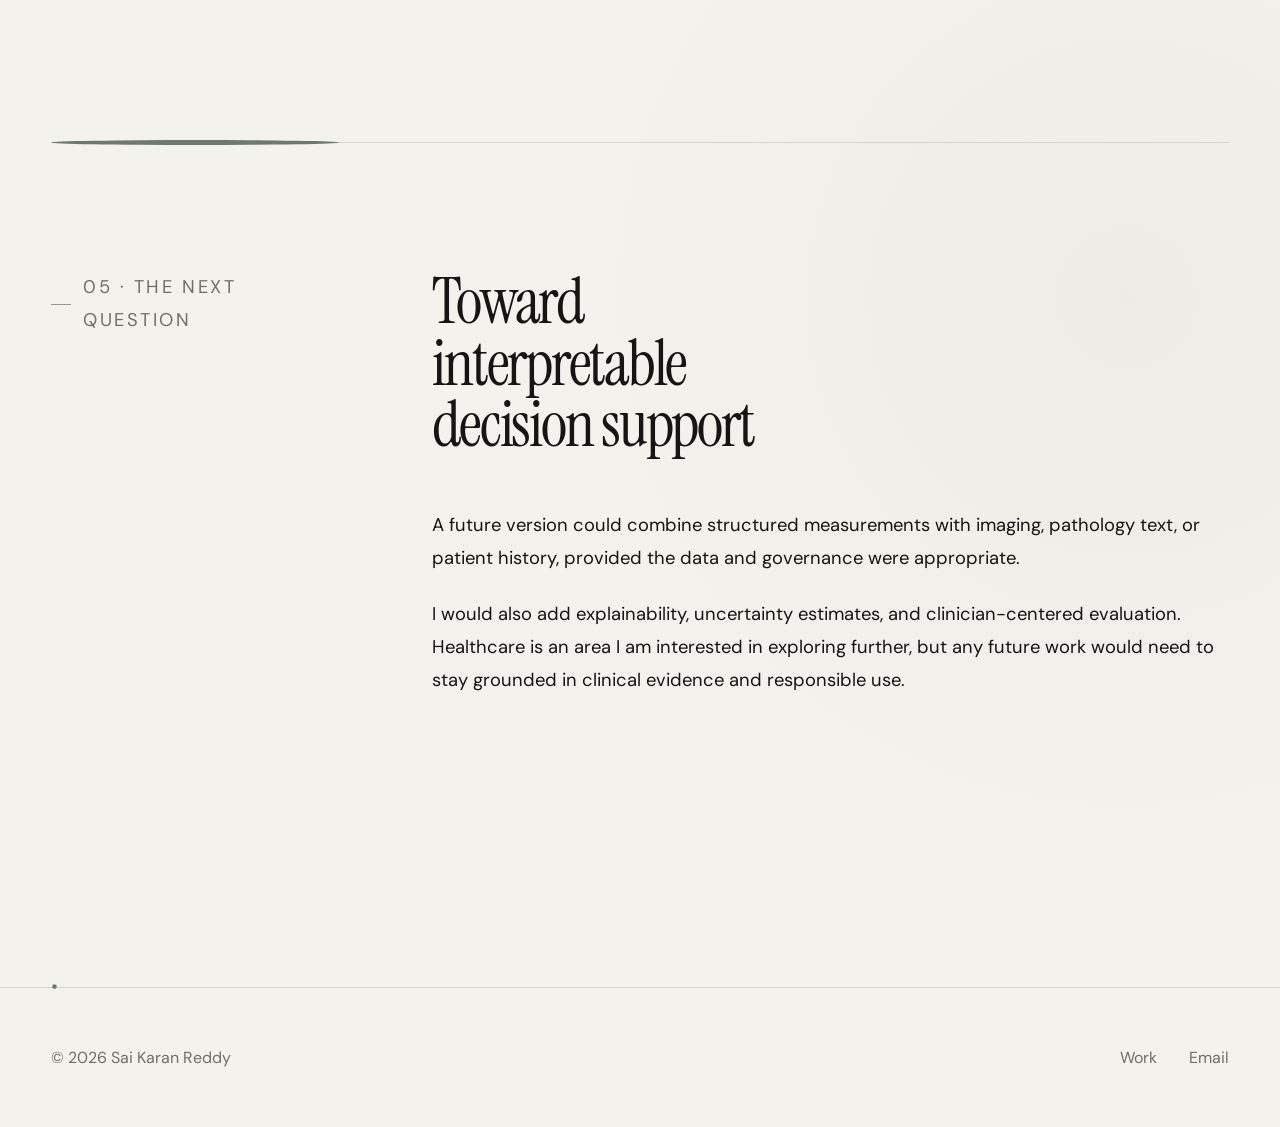
<file: work/breast-cancer-prediction.html>
<!DOCTYPE html><html lang="en"><head><meta charset="UTF-8"><meta name="viewport" content="width=device-width, initial-scale=1.0">
  <title>Sai Karan Reddy | Data Scientist</title>
  <meta name="description"
    content="Data Scientist specializing in Machine Learning, Data Science, Business Intelligence, Forecasting, and AI Systems."/>
  <meta name="keywords"
    content="Sai Karan Reddy, Data Scientist, Machine Learning Engineer, AI Engineer, Python, SQL, Business Intelligence, Tableau, Power BI"/>
  <meta name="author"
    content="Sai Karan Reddy"/>
  <meta name="robots"
    content="index, follow"/>
  <meta property="og:title"
    content="Sai Karan Reddy | The Archive"/>
  <meta property="og:description"
    content="Curious by nature. Driven by data."/>
  <meta property="og:image"
    content="https://saikaranreddy.com/og-image.png"/>
  <meta property="og:url"
    content="https://saikaranreddy.com"/>
  <meta property="og:type"
    content="website"/>
  <meta name="twitter:card"
    content="summary_large_image"/>
  <meta name="twitter:title"
    content="Sai Karan Reddy"/>
  <meta name="twitter:description"
    content="Curious by nature. Driven by data."/>
  <meta name="twitter:image"
    content="https://saikaranreddy.com/og-image.png"/>
<title>Sai Karan Reddy | Data Scientist</title><link rel="preconnect" href="https://fonts.googleapis.com">
  <link rel="preconnect" href="https://fonts.gstatic.com" crossorigin>
  <link href="https://fonts.googleapis.com/css2?family=DM+Sans:wght@400;500;600&family=Instrument+Serif:ital@0;1&display=swap" rel="stylesheet"><link rel="icon" type="image/png" href="../assets/images/img.png"><link rel="stylesheet" href="../style.css"></head><body><header class="site-header">
    <a class="brand" href="../index.html"><img src="../assets/images/img.png" alt="" class="brand-icon"><span>Sai Karan Reddy</span></a>
    <button class="menu-toggle" aria-label="Open navigation" aria-expanded="false">Menu</button>
    <nav class="site-nav" aria-label="Primary navigation"><a href="../work.html">Work</a><a href="../research.html">Research interests</a><a href="../assets/files/Sai_Karan_CV.pdf">CV</a><a href="../contact.html">Contact</a></nav>
  </header><main class="project-page page-shell"><section class="project-hero reveal"><div class="project-topline"><a class="back-link" href="../work.html">← All work</a></div><p class="eyebrow">Machine Learning · Classification · Academic Project</p><h1>Breast Cancer Prediction</h1><p class="project-deck">A structured classification study built around a serious question: how can patterns in diagnostic data support an earlier, clearer decision?</p></section><div class="project-visual placeholder-visual"><span>Project visual coming next</span></div><section class="project-facts reveal"><div><span>Purpose</span><strong>Diagnostic classification</strong></div><div><span>Workflow</span><strong>EDA, preprocessing, model comparison</strong></div><div><span>Models</span><strong>Logistic Regression, Decision Tree, Random Forest</strong></div><div><span>Status</span><strong>Completed</strong></div></section><section class="project-section archive-section story-section reveal"><div><p class="section-label">01 · Purpose</p></div><div><h2>Using patterns to support a difficult decision</h2><p>I approached this project as an introduction to machine learning in a high-stakes setting. The goal was to classify breast cancer records as malignant or benign using structured diagnostic features.</p><p>What interested me was not the idea of replacing clinical judgment. It was understanding how a model could organize many measurements into a consistent signal that might support further review.</p></div></section><section class="project-section archive-section story-section reveal"><div><p class="section-label">02 · Preparing the data</p></div><div><h2>Making the dataset understandable first</h2><p>The work began with data cleaning, removing empty fields, encoding diagnosis labels, and studying feature distributions and correlations. I then scaled the features and separated the data into training and testing sets.</p><p>This stage reinforced a simple lesson: a model cannot rescue an unclear or poorly prepared dataset.</p></div></section><section class="project-section archive-section story-section reveal"><div><p class="section-label">03 · Comparing models</p></div><div><h2>Learning from more than one answer</h2><p>I compared Logistic Regression, Decision Tree, and Random Forest models rather than treating the first result as final. Each model was evaluated with confusion matrices, classification reports, and accuracy.</p><p>The comparison helped me understand the trade-off between a simpler interpretable baseline and more flexible tree-based methods.</p></div></section><section class="project-section archive-section story-section reveal"><div><p class="section-label">04 · Reflection</p></div><div><h2>Accuracy is not the whole story</h2><p>In a medical classification problem, the consequences of different errors are not equal. A false negative can matter far more than a false positive. Looking back, I would make recall, class-specific errors, calibration, and interpretability more central to the evaluation.</p><p>The project became an early point of interest in how machine learning can support decisions without hiding uncertainty.</p></div></section><section class="project-section archive-section story-section reveal"><div><p class="section-label">05 · The next question</p></div><div><h2>Toward interpretable decision support</h2><p>A future version could combine structured measurements with imaging, pathology text, or patient history, provided the data and governance were appropriate.</p><p>I would also add explainability, uncertainty estimates, and clinician-centered evaluation. Healthcare is an area I am interested in exploring further, but any future work would need to stay grounded in clinical evidence and responsible use.</p></div></section></main><footer class="site-footer section-shell">
    <p>© <span id="year"></span> Sai Karan Reddy</p>
    <div><a href="../work.html">Work</a><a href="mailto:saikaranreddy49@gmail.com">Email</a></div>
  </footer><script src="../script.js"></script></body></html>
</file>
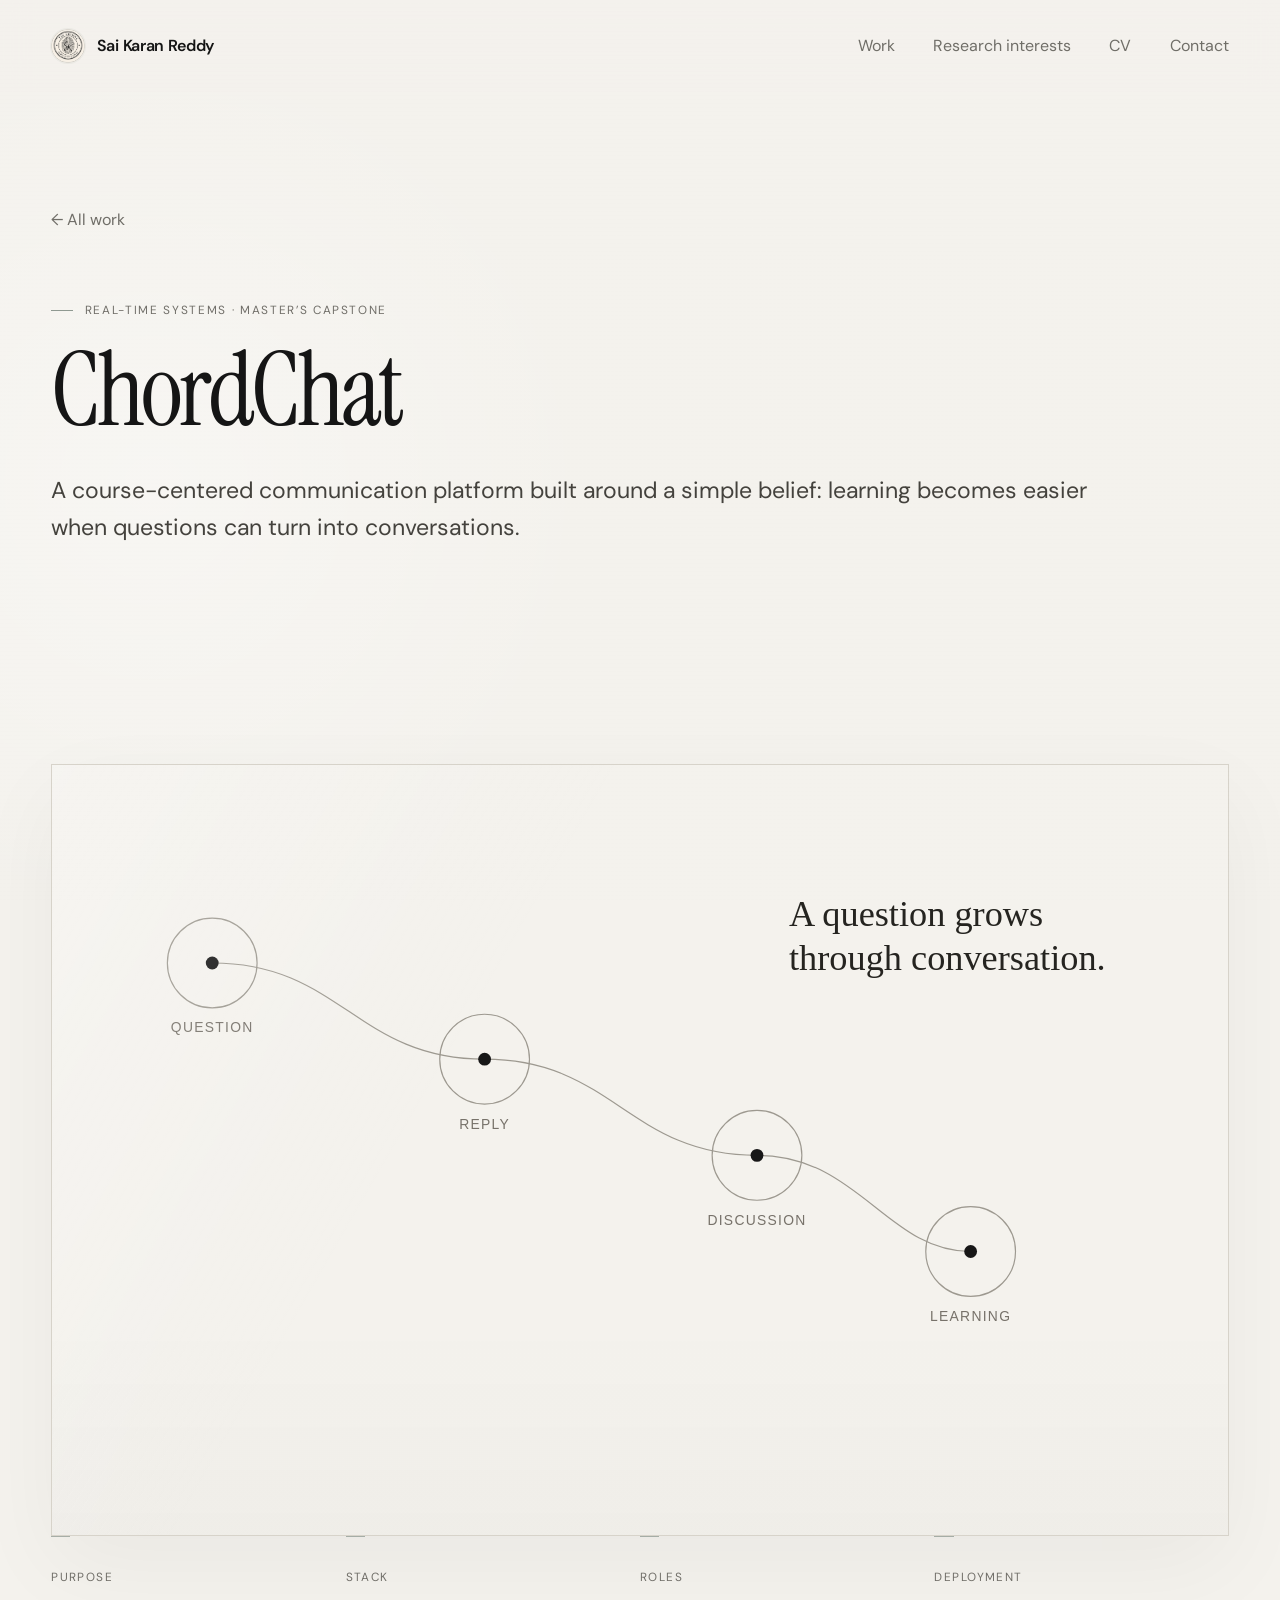
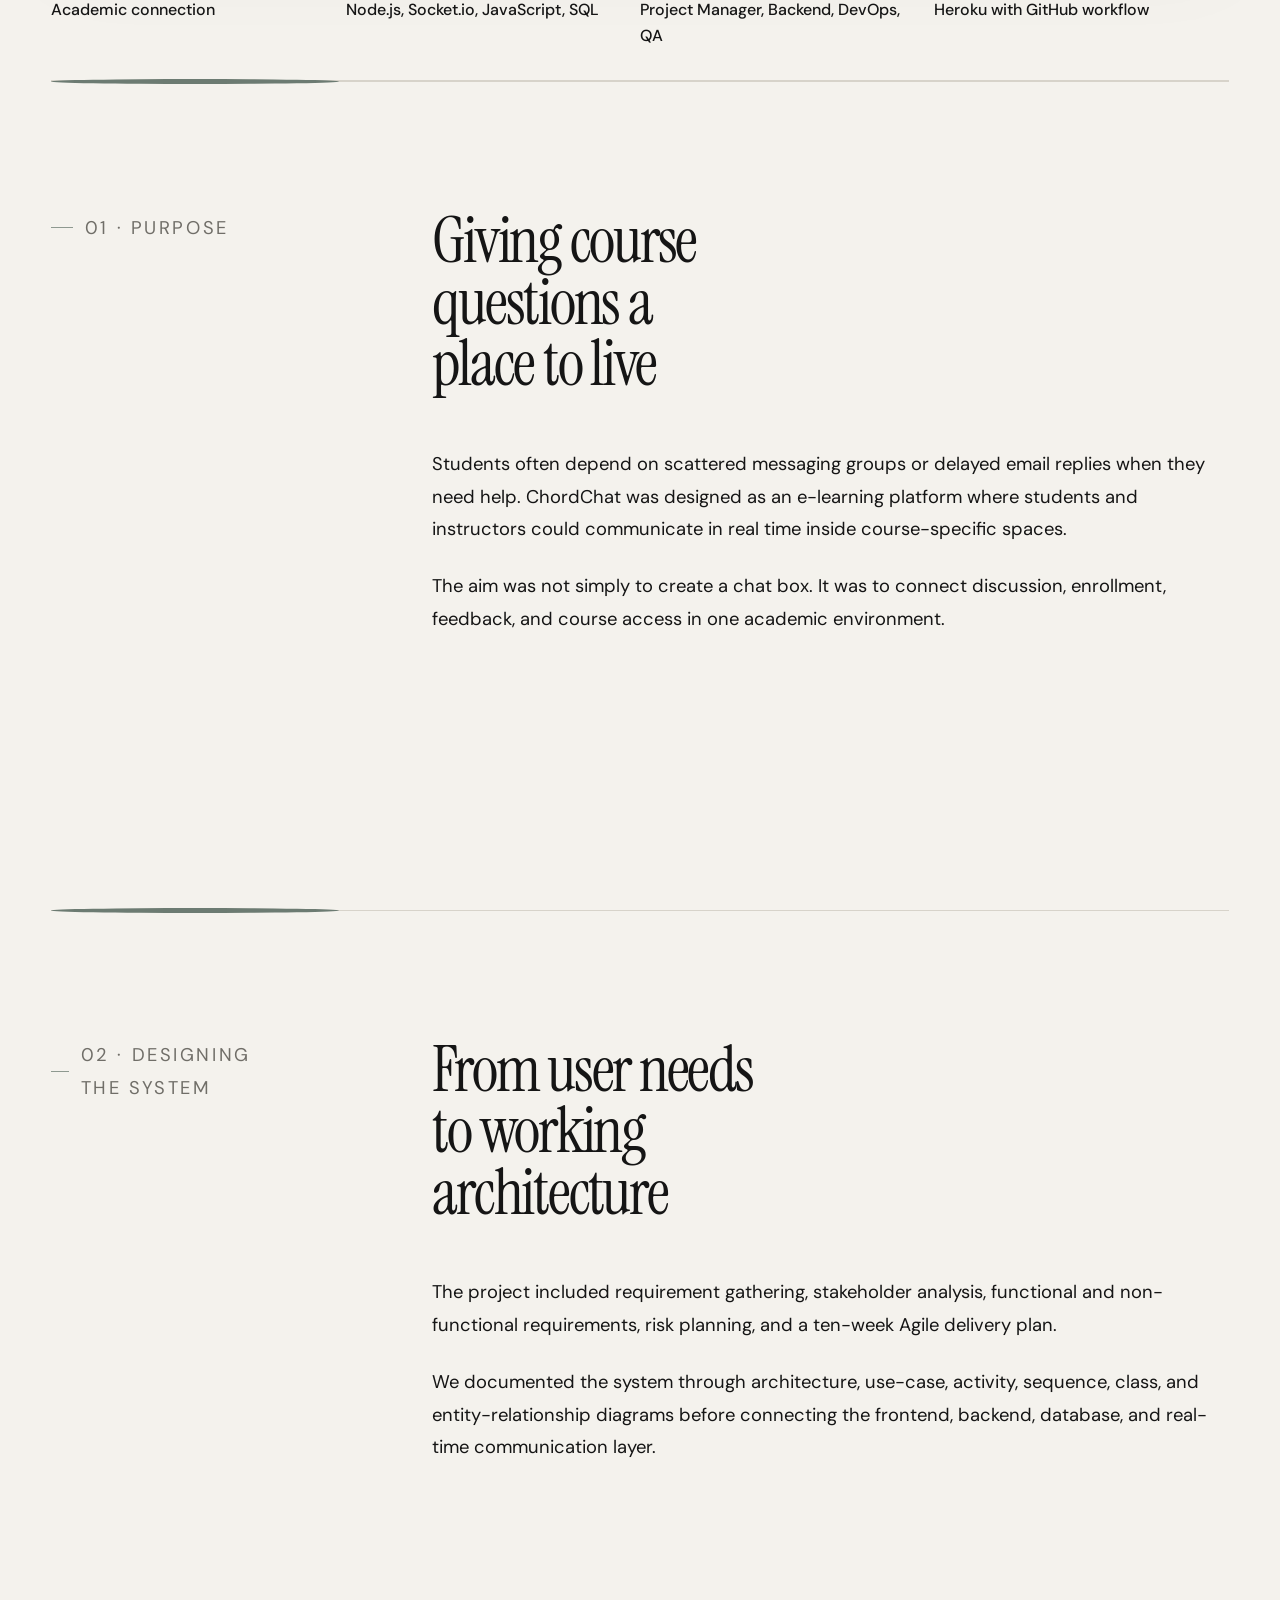
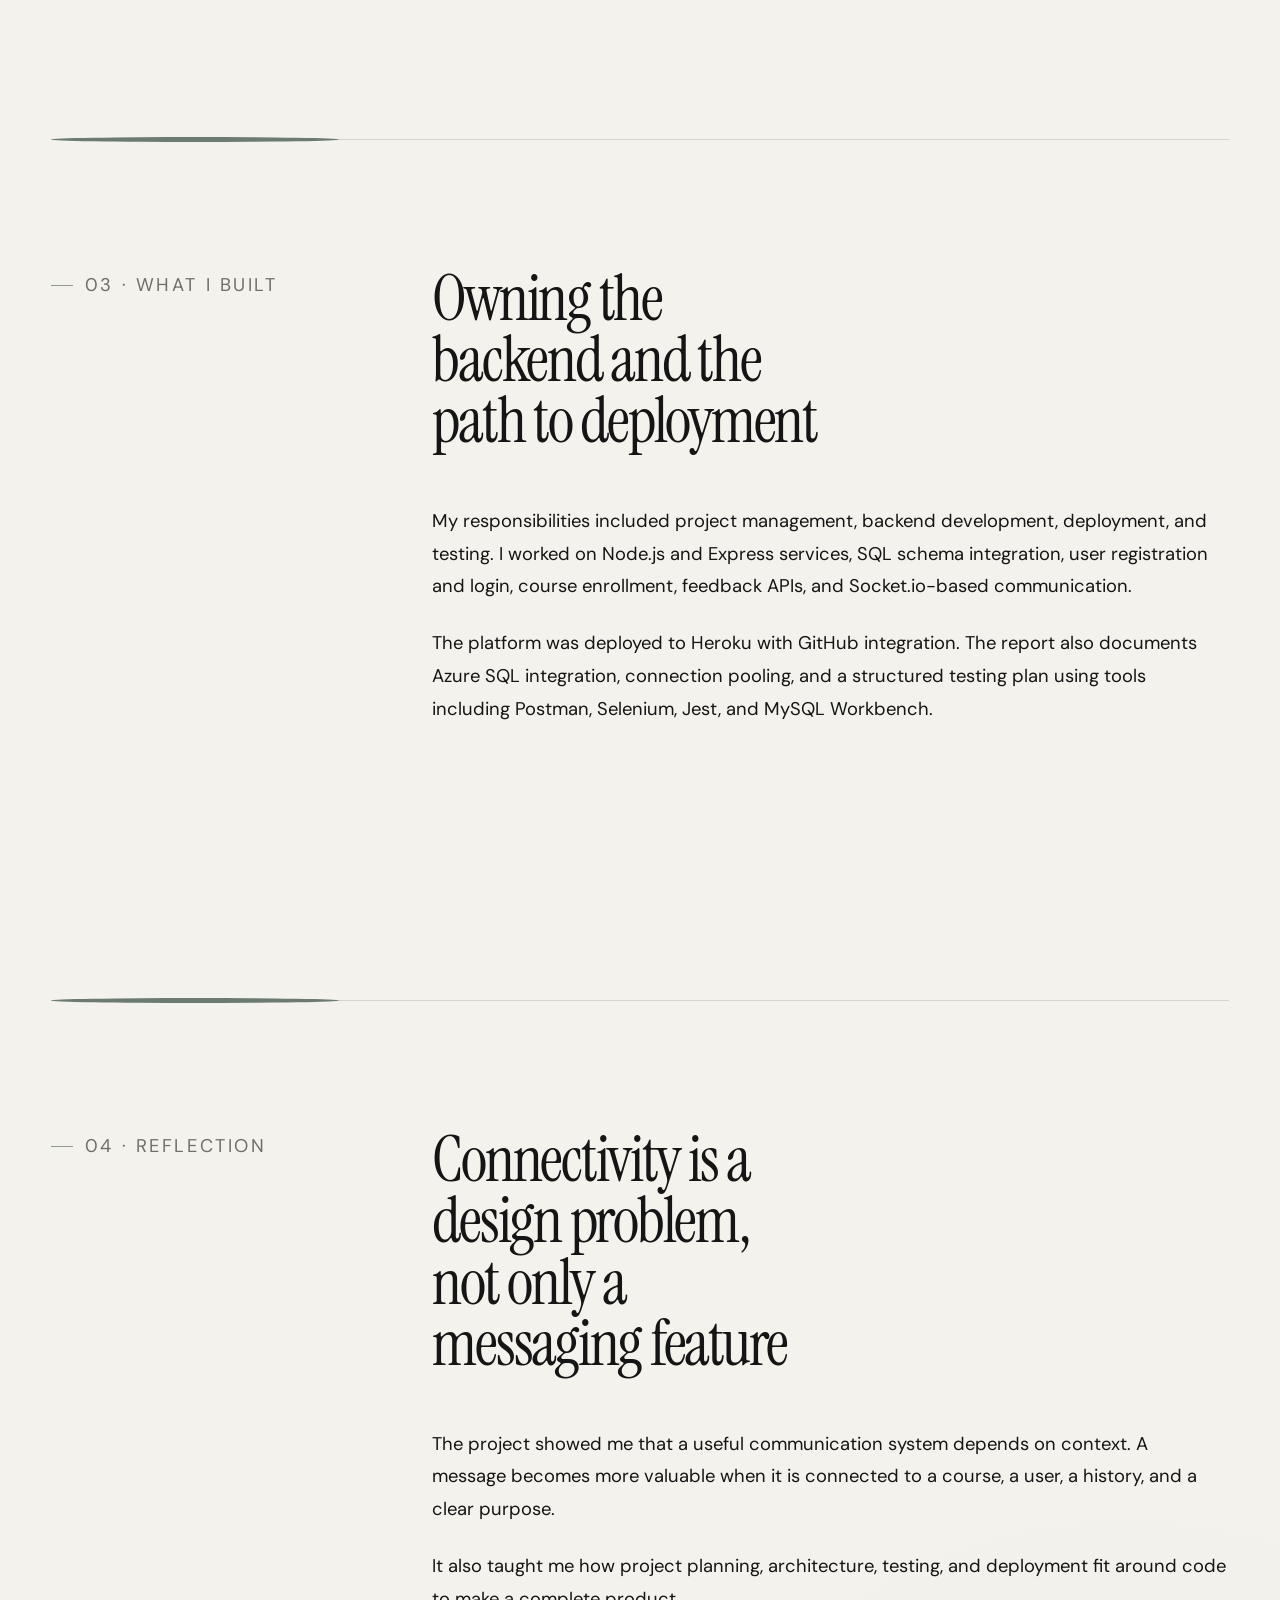
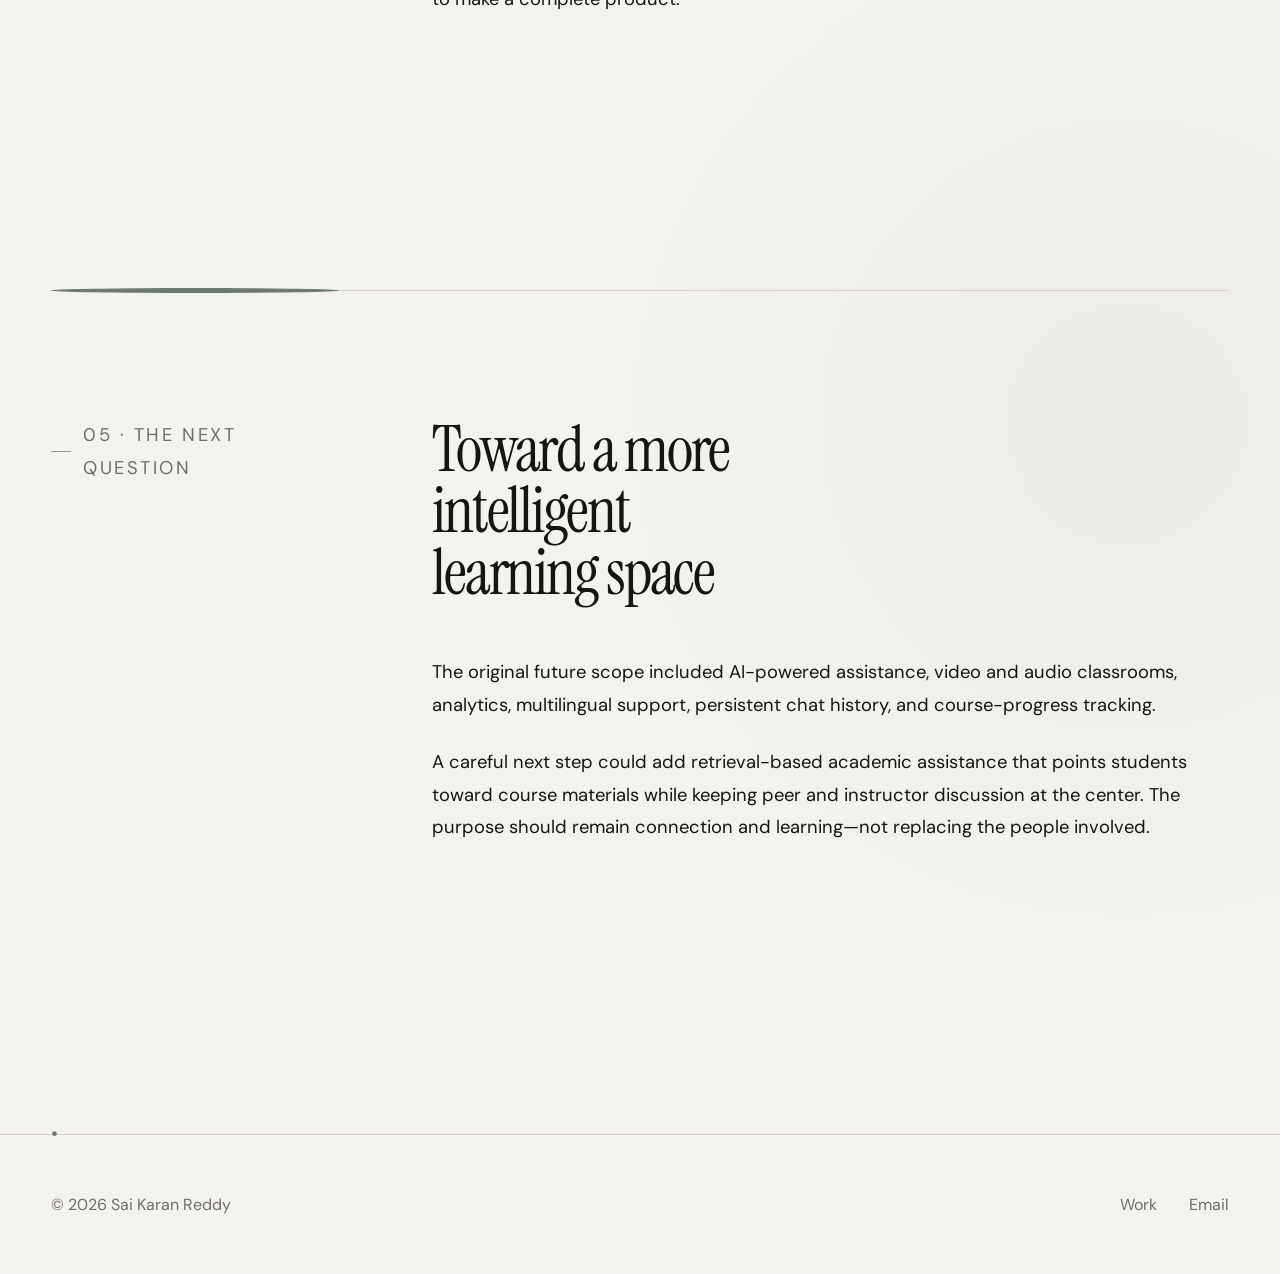
<file: work/chordchat.html>
<!DOCTYPE html><html lang="en"><head><meta charset="UTF-8"><meta name="viewport" content="width=device-width, initial-scale=1.0">
  <title>Sai Karan Reddy | Data Scientist</title>
  <meta name="description"
    content="Data Scientist specializing in Machine Learning, Data Science, Business Intelligence, Forecasting, and AI Systems."/>
  <meta name="keywords"
    content="Sai Karan Reddy, Data Scientist, Machine Learning Engineer, AI Engineer, Python, SQL, Business Intelligence, Tableau, Power BI"/>
  <meta name="author"
    content="Sai Karan Reddy"/>
  <meta name="robots"
    content="index, follow"/>
  <meta property="og:title"
    content="Sai Karan Reddy | The Archive"/>
  <meta property="og:description"
    content="Curious by nature. Driven by data."/>
  <meta property="og:image"
    content="https://saikaranreddy.com/og-image.png"/>
  <meta property="og:url"
    content="https://saikaranreddy.com"/>
  <meta property="og:type"
    content="website"/>
  <meta name="twitter:card"
    content="summary_large_image"/>
  <meta name="twitter:title"
    content="Sai Karan Reddy"/>
  <meta name="twitter:description"
    content="Curious by nature. Driven by data."/>
  <meta name="twitter:image"
    content="https://saikaranreddy.com/og-image.png"/>
<title>Sai Karan Reddy | Data Scientist</title><link rel="preconnect" href="https://fonts.googleapis.com">
  <link rel="preconnect" href="https://fonts.gstatic.com" crossorigin>
  <link href="https://fonts.googleapis.com/css2?family=DM+Sans:wght@400;500;600&family=Instrument+Serif:ital@0;1&display=swap" rel="stylesheet"><link rel="icon" type="image/png" href="../assets/images/img.png"><link rel="stylesheet" href="../style.css"></head><body><header class="site-header">
    <a class="brand" href="../index.html"><img src="../assets/images/img.png" alt="" class="brand-icon"><span>Sai Karan Reddy</span></a>
    <button class="menu-toggle" aria-label="Open navigation" aria-expanded="false">Menu</button>
    <nav class="site-nav" aria-label="Primary navigation"><a href="../work.html">Work</a><a href="../research.html">Research interests</a><a href="../assets/files/Sai_Karan_CV.pdf">CV</a><a href="../contact.html">Contact</a></nav>
  </header><main class="project-page page-shell"><section class="project-hero reveal"><div class="project-topline"><a class="back-link" href="../work.html">← All work</a></div><p class="eyebrow">Real-Time Systems · Master’s Capstone</p><h1>ChordChat</h1><p class="project-deck">A course-centered communication platform built around a simple belief: learning becomes easier when questions can turn into conversations.</p></section><div class="project-visual placeholder-visual"><span>Project visual coming next</span></div><section class="project-facts reveal"><div><span>Purpose</span><strong>Academic connection</strong></div><div><span>Stack</span><strong>Node.js, Socket.io, JavaScript, SQL</strong></div><div><span>Roles</span><strong>Project Manager, Backend, DevOps, QA</strong></div><div><span>Deployment</span><strong>Heroku with GitHub workflow</strong></div></section><section class="project-section archive-section story-section reveal"><div><p class="section-label">01 · Purpose</p></div><div><h2>Giving course questions a place to live</h2><p>Students often depend on scattered messaging groups or delayed email replies when they need help. ChordChat was designed as an e-learning platform where students and instructors could communicate in real time inside course-specific spaces.</p><p>The aim was not simply to create a chat box. It was to connect discussion, enrollment, feedback, and course access in one academic environment.</p></div></section><section class="project-section archive-section story-section reveal"><div><p class="section-label">02 · Designing the system</p></div><div><h2>From user needs to working architecture</h2><p>The project included requirement gathering, stakeholder analysis, functional and non-functional requirements, risk planning, and a ten-week Agile delivery plan.</p><p>We documented the system through architecture, use-case, activity, sequence, class, and entity-relationship diagrams before connecting the frontend, backend, database, and real-time communication layer.</p></div></section><section class="project-section archive-section story-section reveal"><div><p class="section-label">03 · What I built</p></div><div><h2>Owning the backend and the path to deployment</h2><p>My responsibilities included project management, backend development, deployment, and testing. I worked on Node.js and Express services, SQL schema integration, user registration and login, course enrollment, feedback APIs, and Socket.io-based communication.</p><p>The platform was deployed to Heroku with GitHub integration. The report also documents Azure SQL integration, connection pooling, and a structured testing plan using tools including Postman, Selenium, Jest, and MySQL Workbench.</p></div></section><section class="project-section archive-section story-section reveal"><div><p class="section-label">04 · Reflection</p></div><div><h2>Connectivity is a design problem, not only a messaging feature</h2><p>The project showed me that a useful communication system depends on context. A message becomes more valuable when it is connected to a course, a user, a history, and a clear purpose.</p><p>It also taught me how project planning, architecture, testing, and deployment fit around code to make a complete product.</p></div></section><section class="project-section archive-section story-section reveal"><div><p class="section-label">05 · The next question</p></div><div><h2>Toward a more intelligent learning space</h2><p>The original future scope included AI-powered assistance, video and audio classrooms, analytics, multilingual support, persistent chat history, and course-progress tracking.</p><p>A careful next step could add retrieval-based academic assistance that points students toward course materials while keeping peer and instructor discussion at the center. The purpose should remain connection and learning—not replacing the people involved.</p></div></section></main><footer class="site-footer section-shell">
    <p>© <span id="year"></span> Sai Karan Reddy</p>
    <div><a href="../work.html">Work</a><a href="mailto:saikaranreddy49@gmail.com">Email</a></div>
  </footer><script src="../script.js"></script></body></html>
</file>
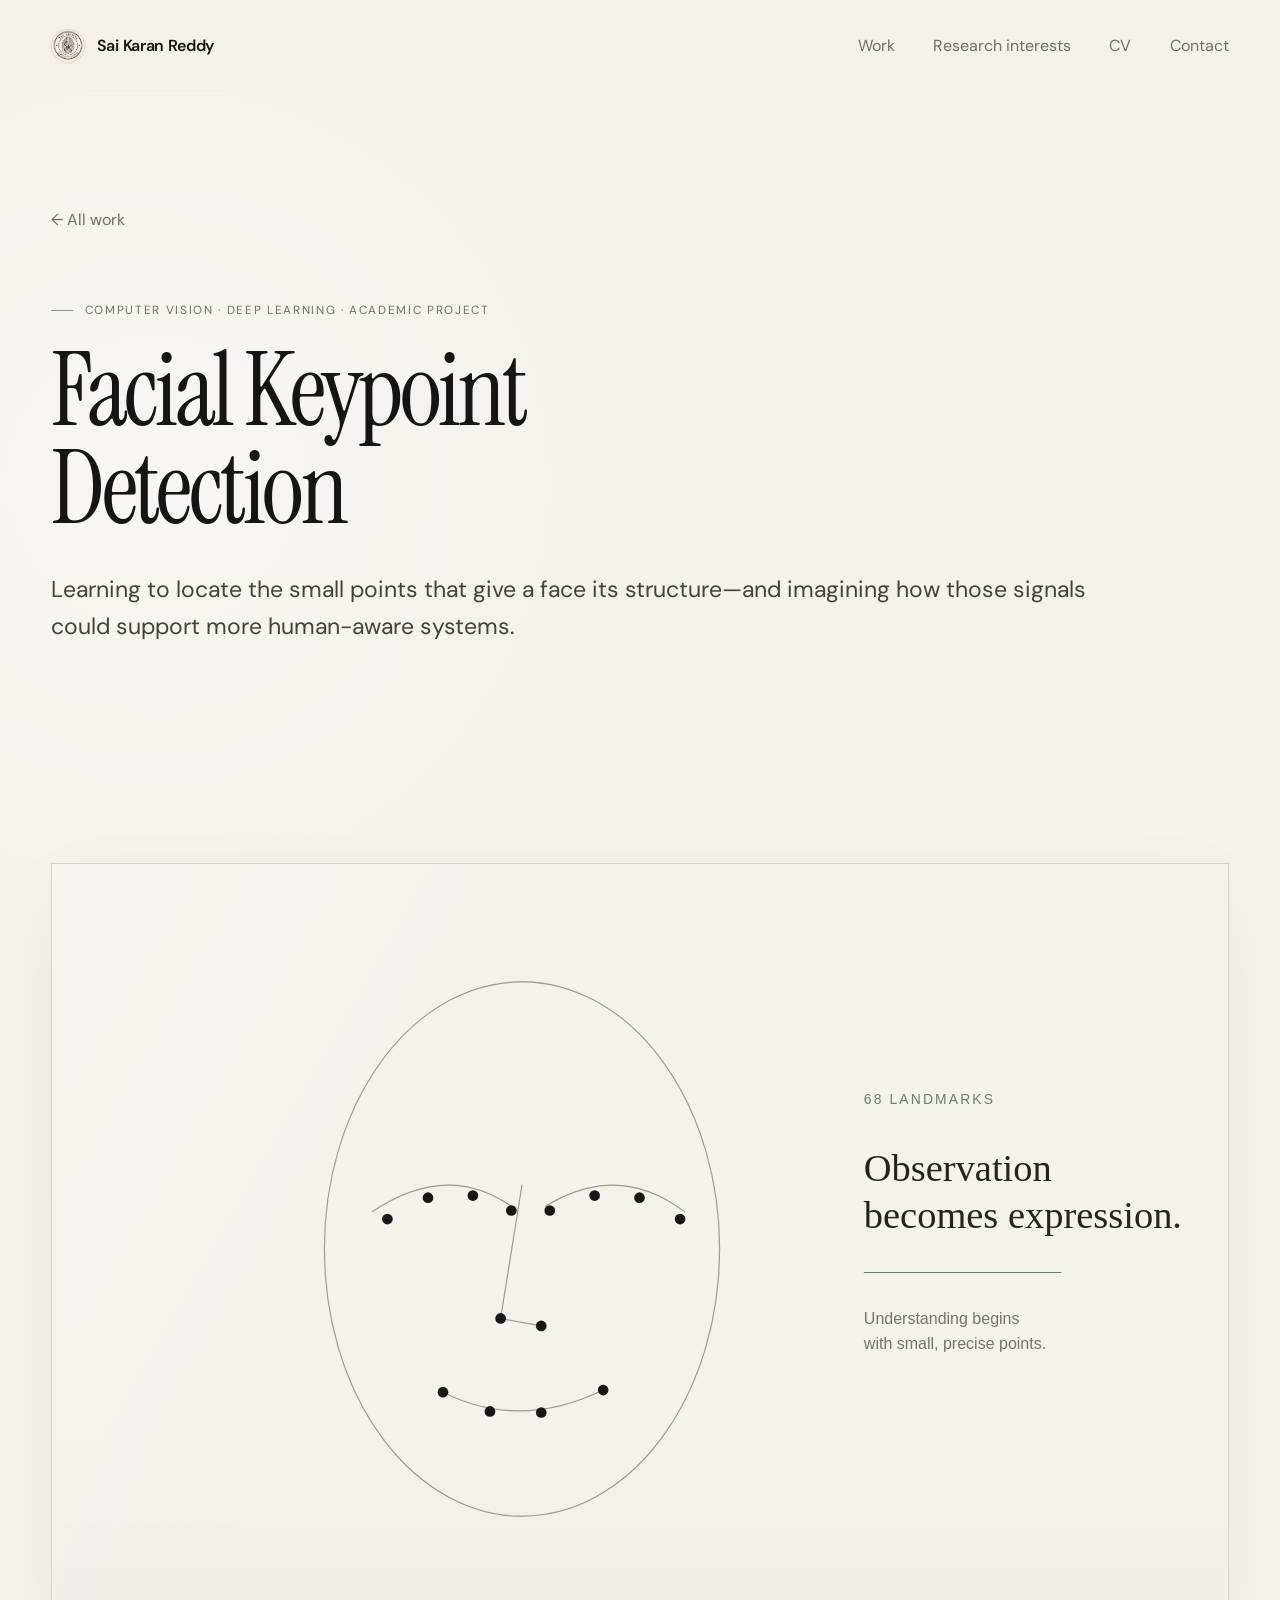
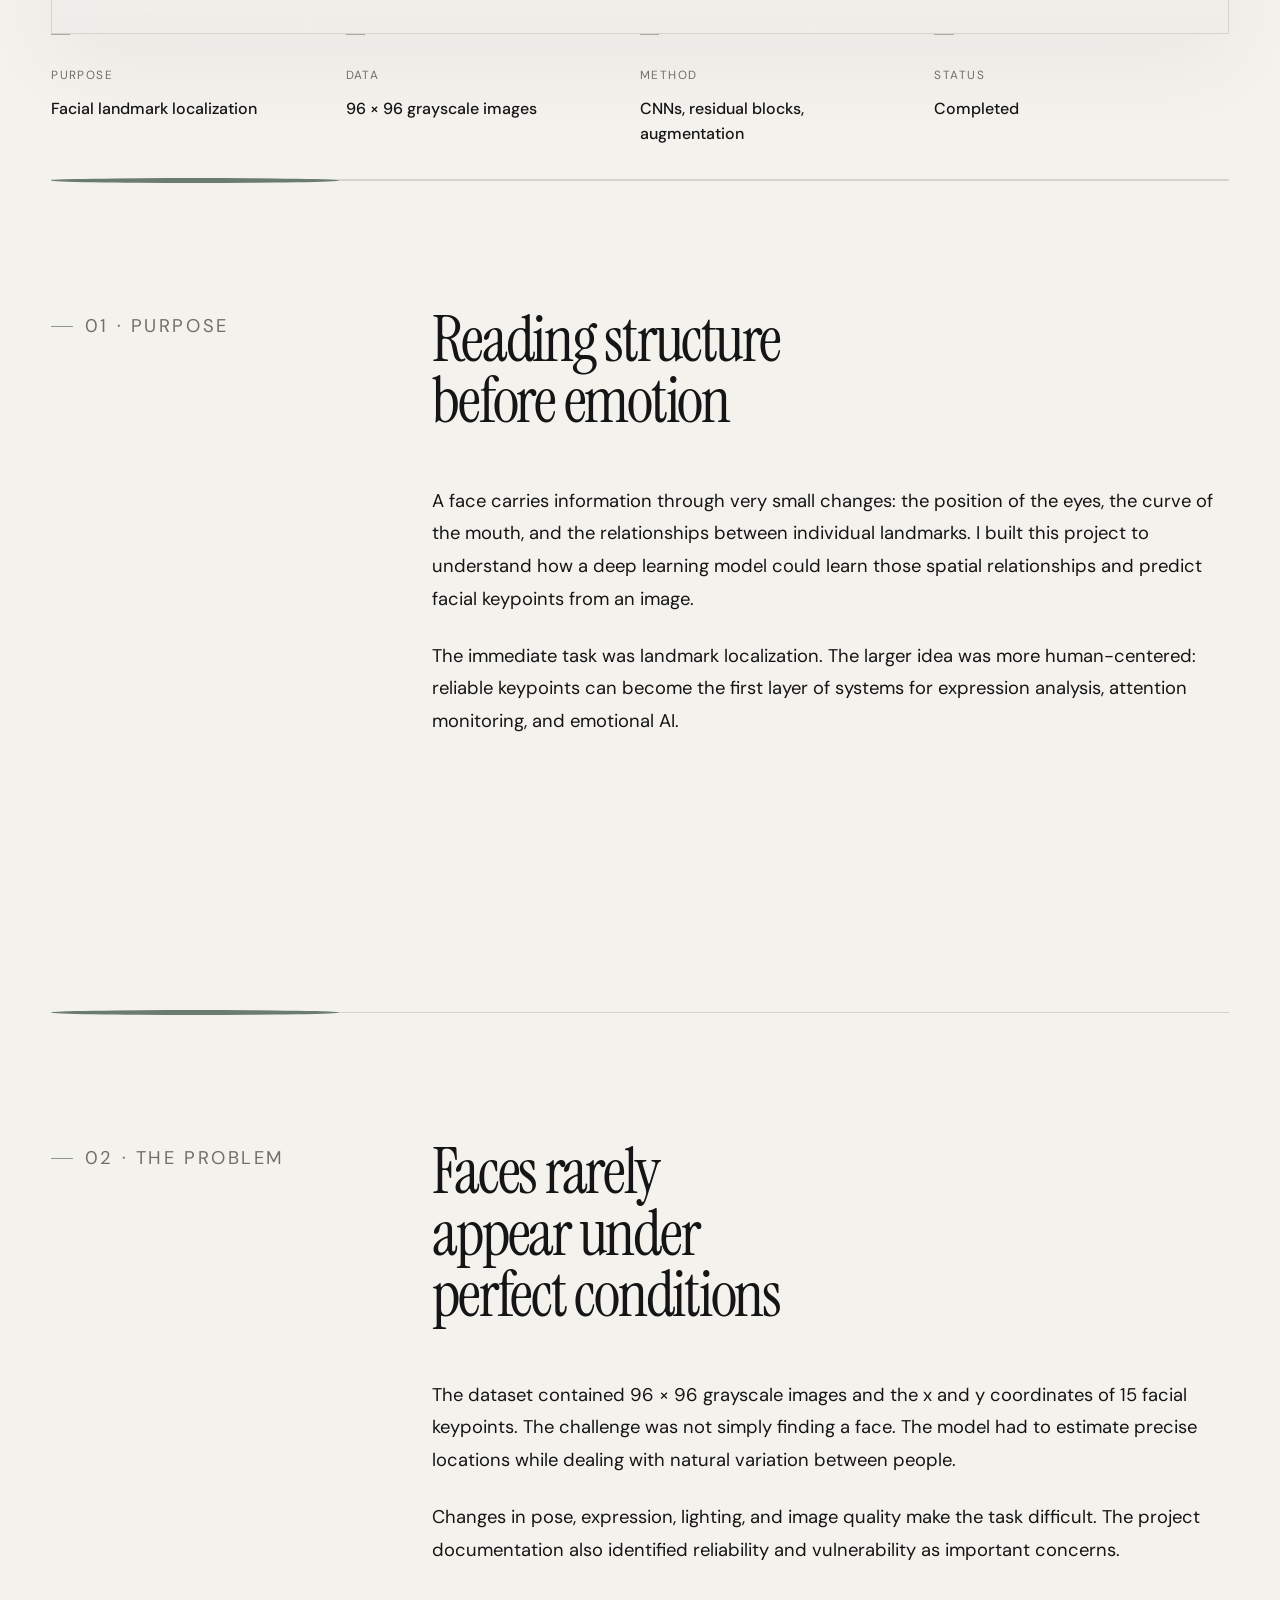
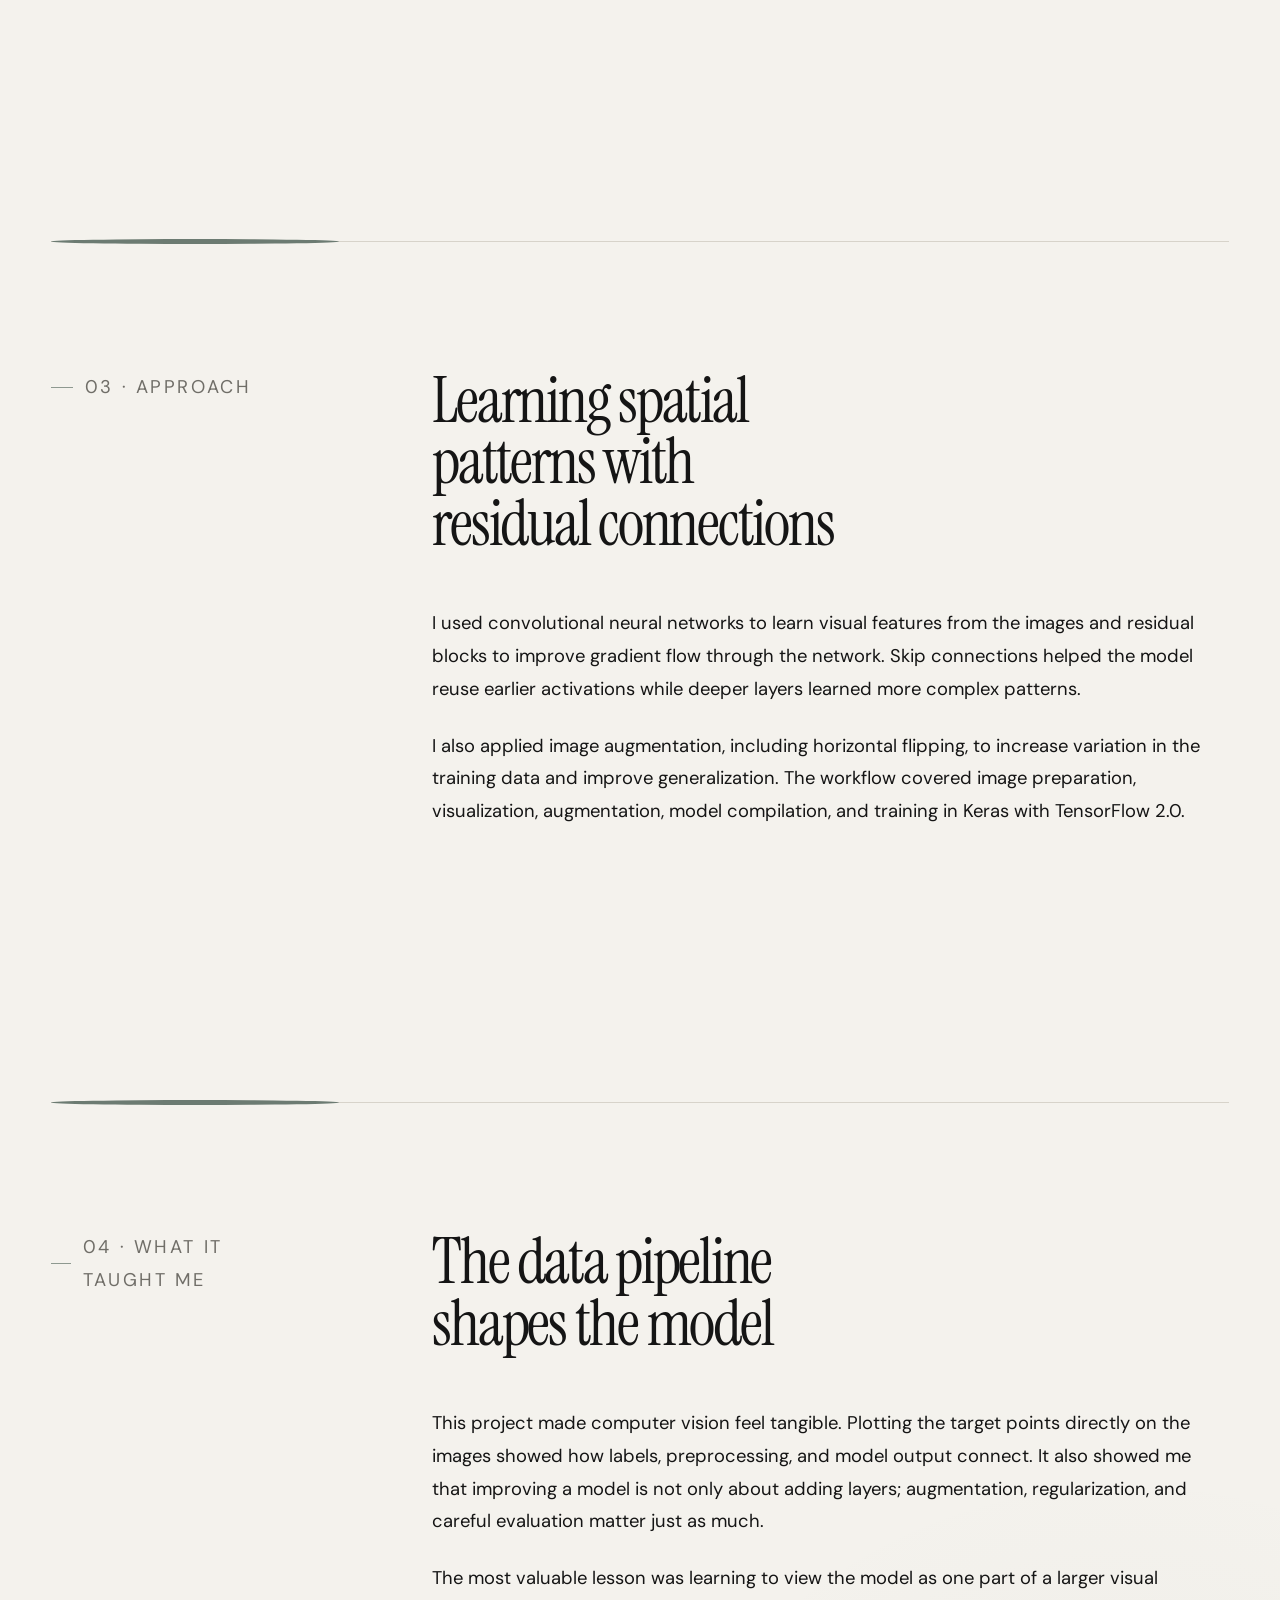
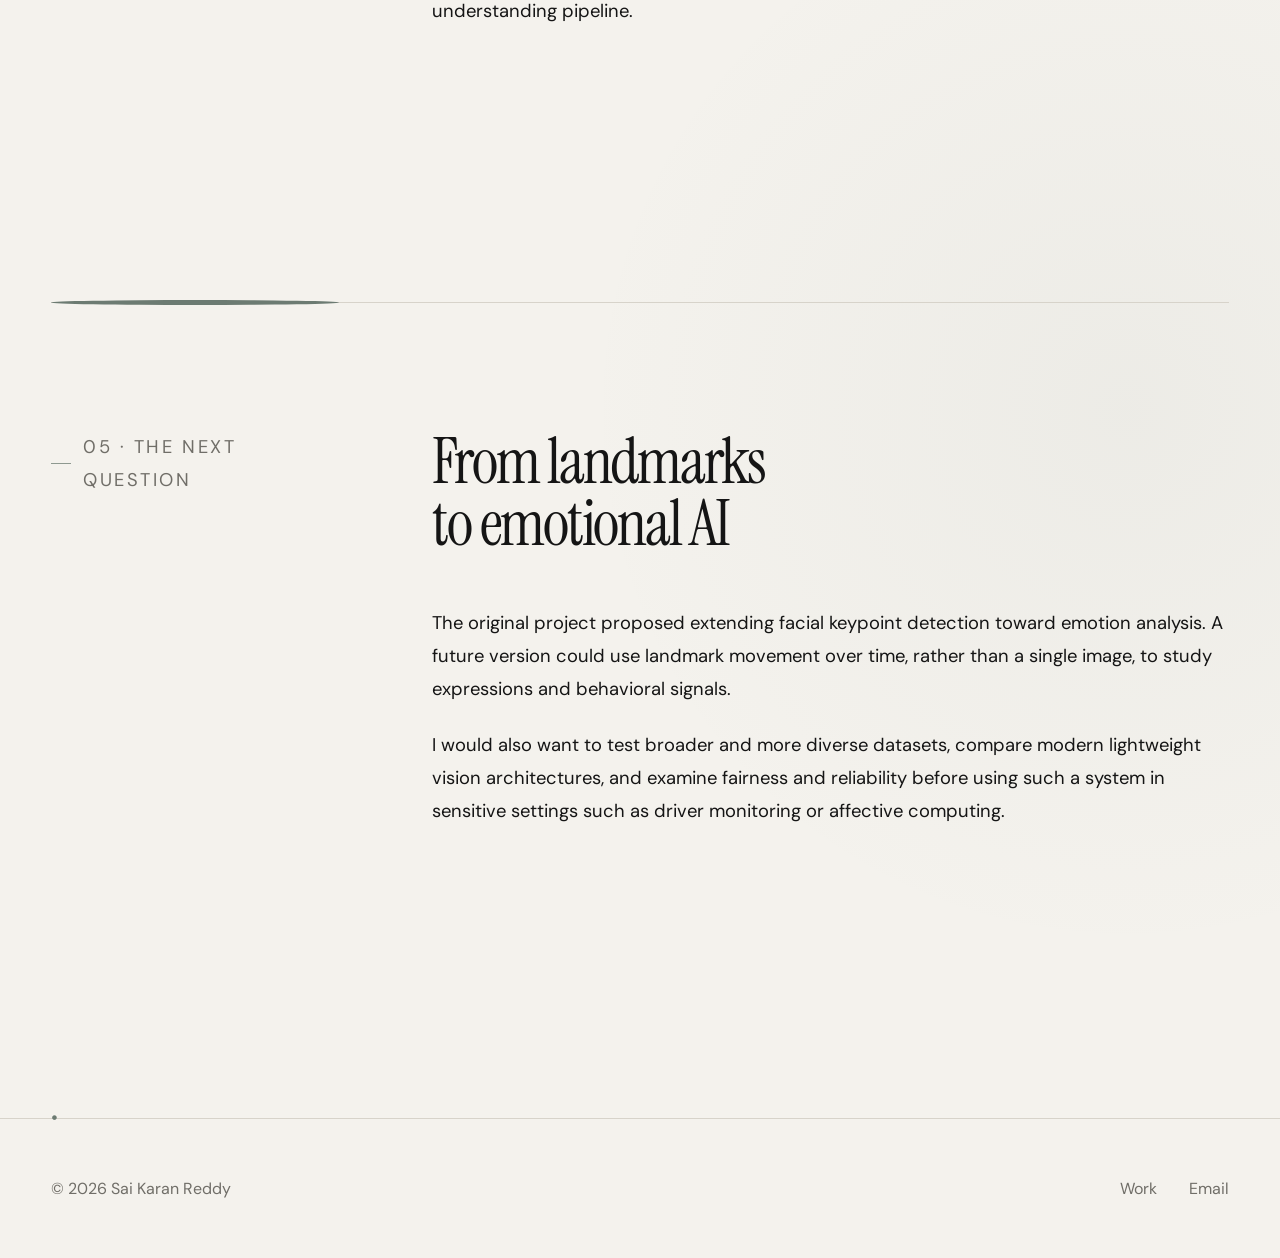
<file: work/facial-keypoint-detection.html>
<!DOCTYPE html><html lang="en"><head><meta charset="UTF-8"><meta name="viewport" content="width=device-width, initial-scale=1.0">
  <title>Sai Karan Reddy | Data Scientist</title>
  <meta name="description"
    content="Data Scientist specializing in Machine Learning, Data Science, Business Intelligence, Forecasting, and AI Systems."/>
  <meta name="keywords"
    content="Sai Karan Reddy, Data Scientist, Machine Learning Engineer, AI Engineer, Python, SQL, Business Intelligence, Tableau, Power BI"/>
  <meta name="author"
    content="Sai Karan Reddy"/>
  <meta name="robots"
    content="index, follow"/>
  <meta property="og:title"
    content="Sai Karan Reddy | The Archive"/>
  <meta property="og:description"
    content="Curious by nature. Driven by data."/>
  <meta property="og:image"
    content="https://saikaranreddy.com/og-image.png"/>
  <meta property="og:url"
    content="https://saikaranreddy.com"/>
  <meta property="og:type"
    content="website"/>
  <meta name="twitter:card"
    content="summary_large_image"/>
  <meta name="twitter:title"
    content="Sai Karan Reddy"/>
  <meta name="twitter:description"
    content="Curious by nature. Driven by data."/>
  <meta name="twitter:image"
    content="https://saikaranreddy.com/og-image.png"/>
<title>Sai Karan Reddy | Data Scientist</title><link rel="preconnect" href="https://fonts.googleapis.com">
  <link rel="preconnect" href="https://fonts.gstatic.com" crossorigin>
  <link href="https://fonts.googleapis.com/css2?family=DM+Sans:wght@400;500;600&family=Instrument+Serif:ital@0;1&display=swap" rel="stylesheet"><link rel="icon" type="image/png" href="../assets/images/img.png"><link rel="stylesheet" href="../style.css"></head><body><header class="site-header">
    <a class="brand" href="../index.html"><img src="../assets/images/img.png" alt="" class="brand-icon"><span>Sai Karan Reddy</span></a>
    <button class="menu-toggle" aria-label="Open navigation" aria-expanded="false">Menu</button>
    <nav class="site-nav" aria-label="Primary navigation"><a href="../work.html">Work</a><a href="../research.html">Research interests</a><a href="../assets/files/Sai_Karan_CV.pdf">CV</a><a href="../contact.html">Contact</a></nav>
  </header><main class="project-page page-shell"><section class="project-hero reveal"><div class="project-topline"><a class="back-link" href="../work.html">← All work</a></div><p class="eyebrow">Computer Vision · Deep Learning · Academic Project</p><h1>Facial Keypoint Detection</h1><p class="project-deck">Learning to locate the small points that give a face its structure—and imagining how those signals could support more human-aware systems.</p></section><div class="project-visual placeholder-visual"><span>Project visual coming next</span></div><section class="project-facts reveal"><div><span>Purpose</span><strong>Facial landmark localization</strong></div><div><span>Data</span><strong>96 × 96 grayscale images</strong></div><div><span>Method</span><strong>CNNs, residual blocks, augmentation</strong></div><div><span>Status</span><strong>Completed</strong></div></section><section class="project-section archive-section story-section reveal"><div><p class="section-label">01 · Purpose</p></div><div><h2>Reading structure before emotion</h2><p>A face carries information through very small changes: the position of the eyes, the curve of the mouth, and the relationships between individual landmarks. I built this project to understand how a deep learning model could learn those spatial relationships and predict facial keypoints from an image.</p><p>The immediate task was landmark localization. The larger idea was more human-centered: reliable keypoints can become the first layer of systems for expression analysis, attention monitoring, and emotional AI.</p></div></section><section class="project-section archive-section story-section reveal"><div><p class="section-label">02 · The problem</p></div><div><h2>Faces rarely appear under perfect conditions</h2><p>The dataset contained 96 × 96 grayscale images and the x and y coordinates of 15 facial keypoints. The challenge was not simply finding a face. The model had to estimate precise locations while dealing with natural variation between people.</p><p>Changes in pose, expression, lighting, and image quality make the task difficult. The project documentation also identified reliability and vulnerability as important concerns.</p></div></section><section class="project-section archive-section story-section reveal"><div><p class="section-label">03 · Approach</p></div><div><h2>Learning spatial patterns with residual connections</h2><p>I used convolutional neural networks to learn visual features from the images and residual blocks to improve gradient flow through the network. Skip connections helped the model reuse earlier activations while deeper layers learned more complex patterns.</p><p>I also applied image augmentation, including horizontal flipping, to increase variation in the training data and improve generalization. The workflow covered image preparation, visualization, augmentation, model compilation, and training in Keras with TensorFlow 2.0.</p></div></section><section class="project-section archive-section story-section reveal"><div><p class="section-label">04 · What it taught me</p></div><div><h2>The data pipeline shapes the model</h2><p>This project made computer vision feel tangible. Plotting the target points directly on the images showed how labels, preprocessing, and model output connect. It also showed me that improving a model is not only about adding layers; augmentation, regularization, and careful evaluation matter just as much.</p><p>The most valuable lesson was learning to view the model as one part of a larger visual understanding pipeline.</p></div></section><section class="project-section archive-section story-section reveal"><div><p class="section-label">05 · The next question</p></div><div><h2>From landmarks to emotional AI</h2><p>The original project proposed extending facial keypoint detection toward emotion analysis. A future version could use landmark movement over time, rather than a single image, to study expressions and behavioral signals.</p><p>I would also want to test broader and more diverse datasets, compare modern lightweight vision architectures, and examine fairness and reliability before using such a system in sensitive settings such as driver monitoring or affective computing.</p></div></section></main><footer class="site-footer section-shell">
    <p>© <span id="year"></span> Sai Karan Reddy</p>
    <div><a href="../work.html">Work</a><a href="mailto:saikaranreddy49@gmail.com">Email</a></div>
  </footer><script src="../script.js"></script></body></html>
</file>
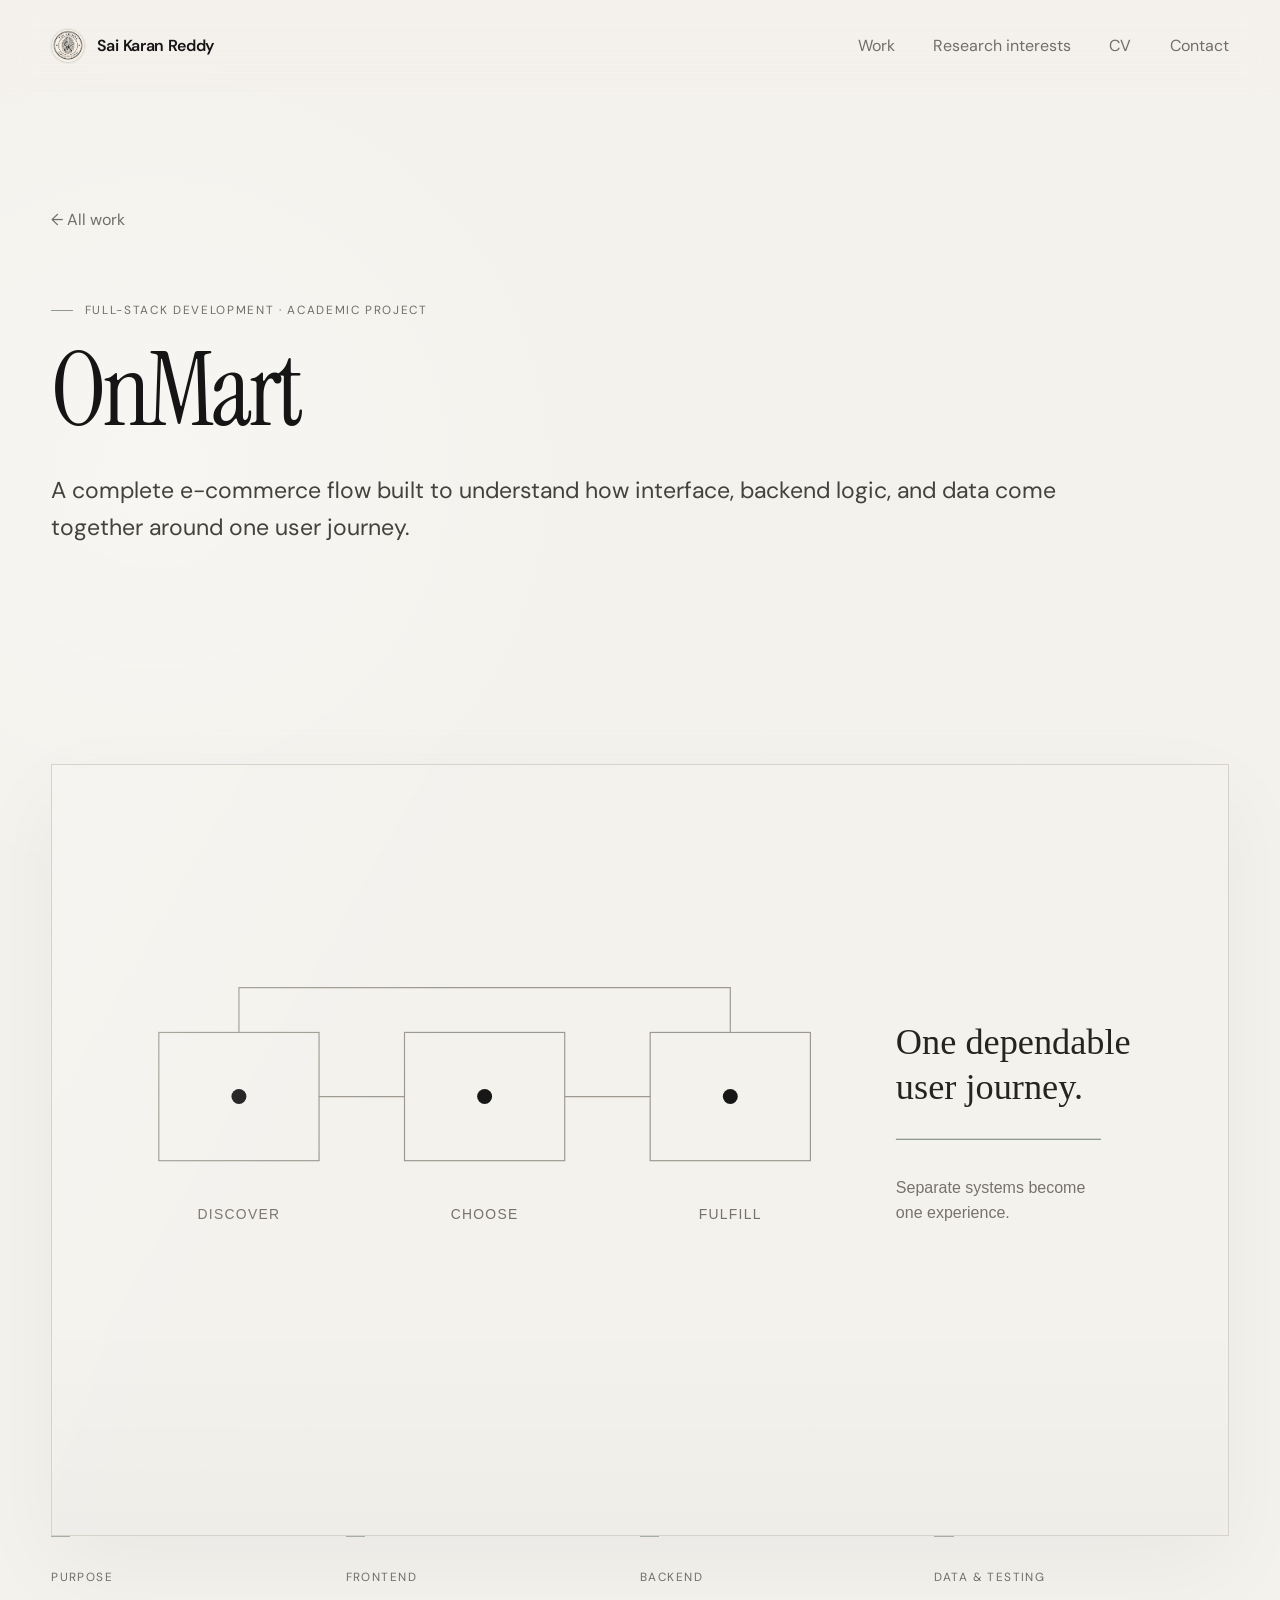
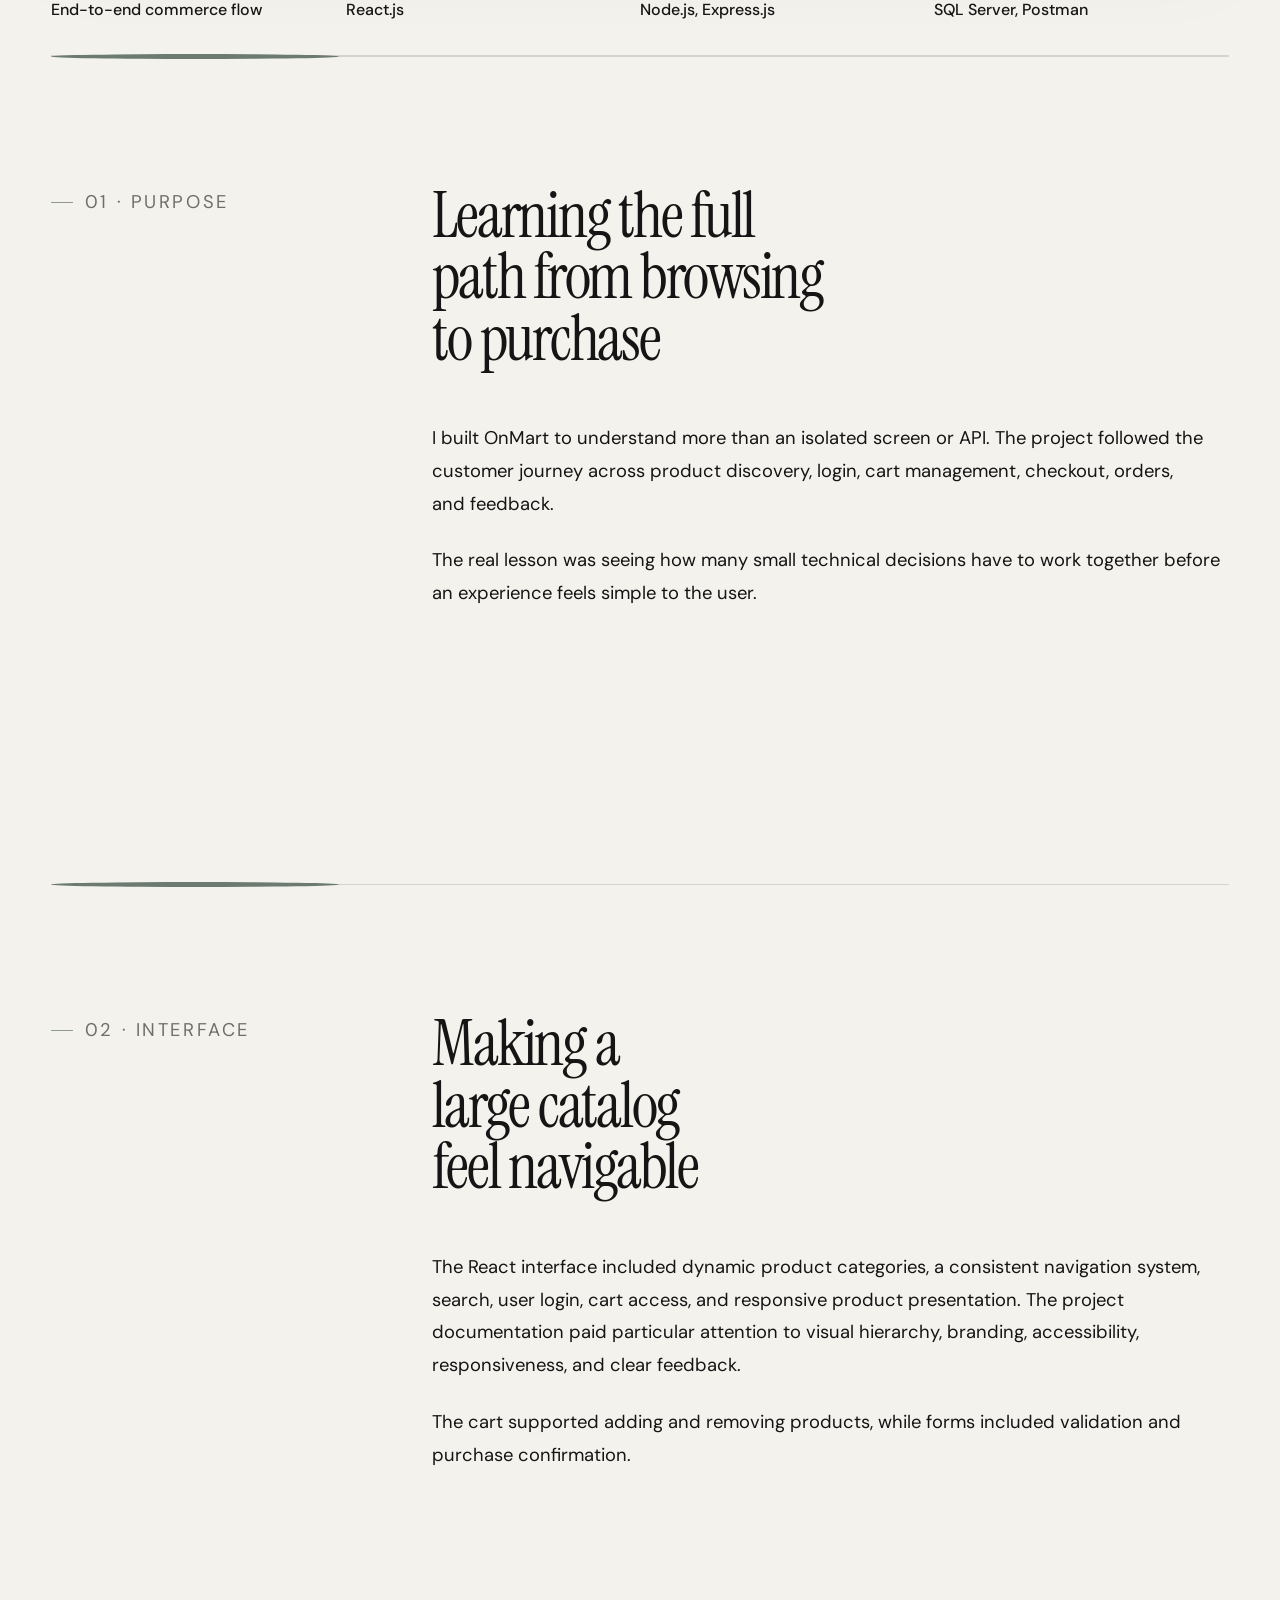
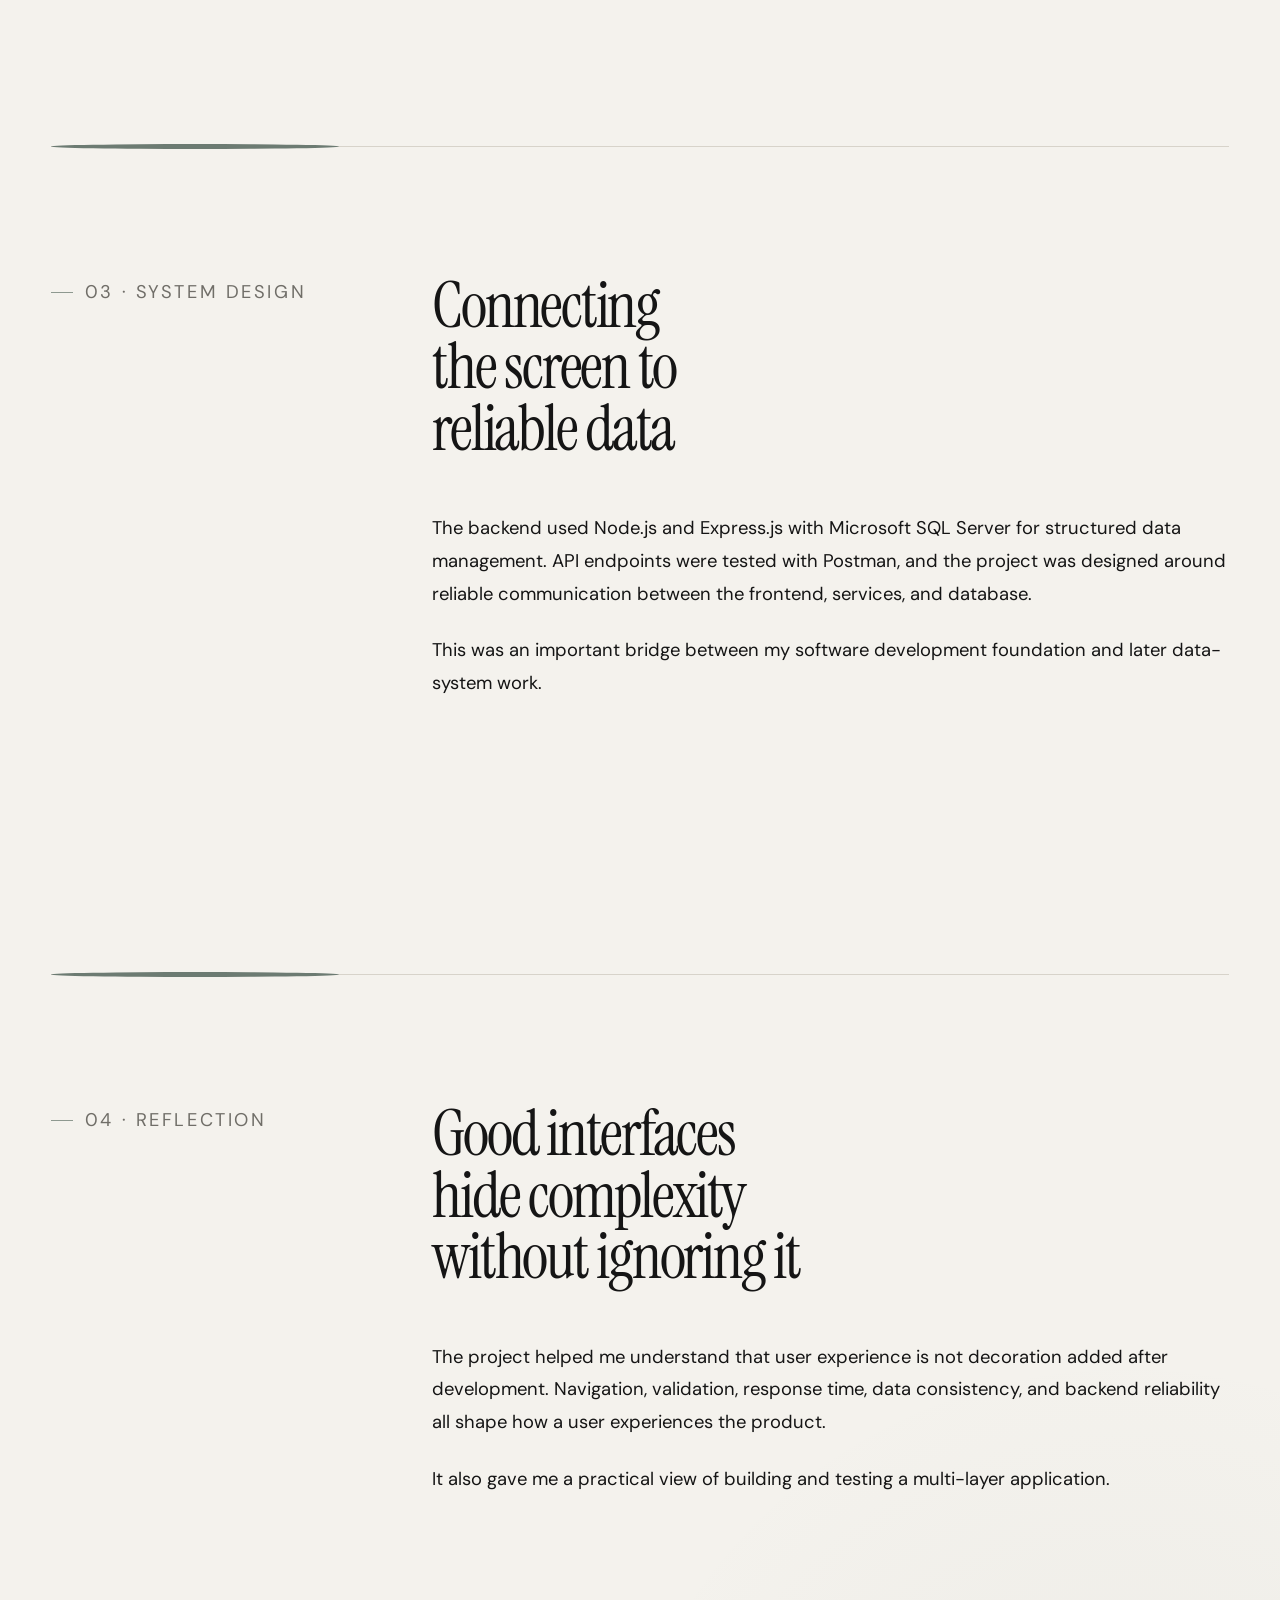
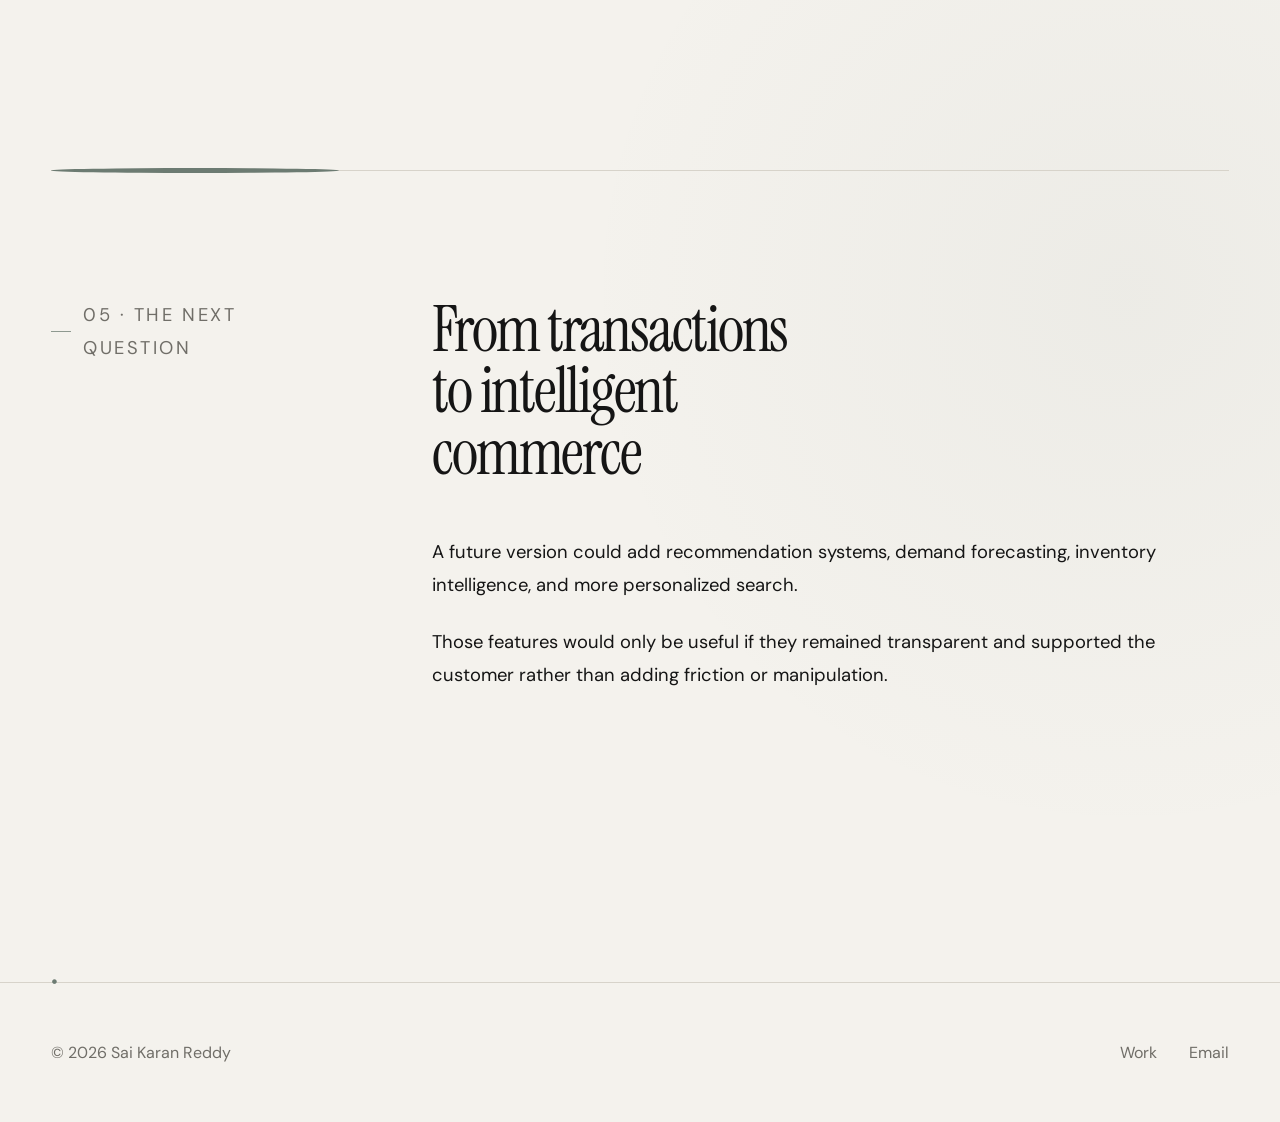
<file: work/onmart.html>
<!DOCTYPE html><html lang="en"><head><meta charset="UTF-8"><meta name="viewport" content="width=device-width, initial-scale=1.0">
  <title>Sai Karan Reddy | Data Scientist</title>
  <meta name="description"
    content="Data Scientist specializing in Machine Learning, Data Science, Business Intelligence, Forecasting, and AI Systems."/>
  <meta name="keywords"
    content="Sai Karan Reddy, Data Scientist, Machine Learning Engineer, AI Engineer, Python, SQL, Business Intelligence, Tableau, Power BI"/>
  <meta name="author"
    content="Sai Karan Reddy"/>
  <meta name="robots"
    content="index, follow"/>
  <meta property="og:title"
    content="Sai Karan Reddy | The Archive"/>
  <meta property="og:description"
    content="Curious by nature. Driven by data."/>
  <meta property="og:image"
    content="https://saikaranreddy.com/og-image.png"/>
  <meta property="og:url"
    content="https://saikaranreddy.com"/>
  <meta property="og:type"
    content="website"/>
  <meta name="twitter:card"
    content="summary_large_image"/>
  <meta name="twitter:title"
    content="Sai Karan Reddy"/>
  <meta name="twitter:description"
    content="Curious by nature. Driven by data."/>
  <meta name="twitter:image"
    content="https://saikaranreddy.com/og-image.png"/>
<title>Sai Karan Reddy | Data Scientist</title><link rel="preconnect" href="https://fonts.googleapis.com">
  <link rel="preconnect" href="https://fonts.gstatic.com" crossorigin>
  <link href="https://fonts.googleapis.com/css2?family=DM+Sans:wght@400;500;600&family=Instrument+Serif:ital@0;1&display=swap" rel="stylesheet"><link rel="icon" type="image/png" href="../assets/images/img.png"><link rel="stylesheet" href="../style.css"></head><body><header class="site-header">
    <a class="brand" href="../index.html"><img src="../assets/images/img.png" alt="" class="brand-icon"><span>Sai Karan Reddy</span></a>
    <button class="menu-toggle" aria-label="Open navigation" aria-expanded="false">Menu</button>
    <nav class="site-nav" aria-label="Primary navigation"><a href="../work.html">Work</a><a href="../research.html">Research interests</a><a href="../assets/files/Sai_Karan_CV.pdf">CV</a><a href="../contact.html">Contact</a></nav>
  </header><main class="project-page page-shell"><section class="project-hero reveal"><div class="project-topline"><a class="back-link" href="../work.html">← All work</a></div><p class="eyebrow">Full-Stack Development · Academic Project</p><h1>OnMart</h1><p class="project-deck">A complete e-commerce flow built to understand how interface, backend logic, and data come together around one user journey.</p></section><div class="project-visual placeholder-visual"><span>Project visual coming next</span></div><section class="project-facts reveal"><div><span>Purpose</span><strong>End-to-end commerce flow</strong></div><div><span>Frontend</span><strong>React.js</strong></div><div><span>Backend</span><strong>Node.js, Express.js</strong></div><div><span>Data & testing</span><strong>SQL Server, Postman</strong></div></section><section class="project-section archive-section story-section reveal"><div><p class="section-label">01 · Purpose</p></div><div><h2>Learning the full path from browsing to purchase</h2><p>I built OnMart to understand more than an isolated screen or API. The project followed the customer journey across product discovery, login, cart management, checkout, orders, and feedback.</p><p>The real lesson was seeing how many small technical decisions have to work together before an experience feels simple to the user.</p></div></section><section class="project-section archive-section story-section reveal"><div><p class="section-label">02 · Interface</p></div><div><h2>Making a large catalog feel navigable</h2><p>The React interface included dynamic product categories, a consistent navigation system, search, user login, cart access, and responsive product presentation. The project documentation paid particular attention to visual hierarchy, branding, accessibility, responsiveness, and clear feedback.</p><p>The cart supported adding and removing products, while forms included validation and purchase confirmation.</p></div></section><section class="project-section archive-section story-section reveal"><div><p class="section-label">03 · System design</p></div><div><h2>Connecting the screen to reliable data</h2><p>The backend used Node.js and Express.js with Microsoft SQL Server for structured data management. API endpoints were tested with Postman, and the project was designed around reliable communication between the frontend, services, and database.</p><p>This was an important bridge between my software development foundation and later data-system work.</p></div></section><section class="project-section archive-section story-section reveal"><div><p class="section-label">04 · Reflection</p></div><div><h2>Good interfaces hide complexity without ignoring it</h2><p>The project helped me understand that user experience is not decoration added after development. Navigation, validation, response time, data consistency, and backend reliability all shape how a user experiences the product.</p><p>It also gave me a practical view of building and testing a multi-layer application.</p></div></section><section class="project-section archive-section story-section reveal"><div><p class="section-label">05 · The next question</p></div><div><h2>From transactions to intelligent commerce</h2><p>A future version could add recommendation systems, demand forecasting, inventory intelligence, and more personalized search.</p><p>Those features would only be useful if they remained transparent and supported the customer rather than adding friction or manipulation.</p></div></section></main><footer class="site-footer section-shell">
    <p>© <span id="year"></span> Sai Karan Reddy</p>
    <div><a href="../work.html">Work</a><a href="mailto:saikaranreddy49@gmail.com">Email</a></div>
  </footer><script src="../script.js"></script></body></html>
</file>
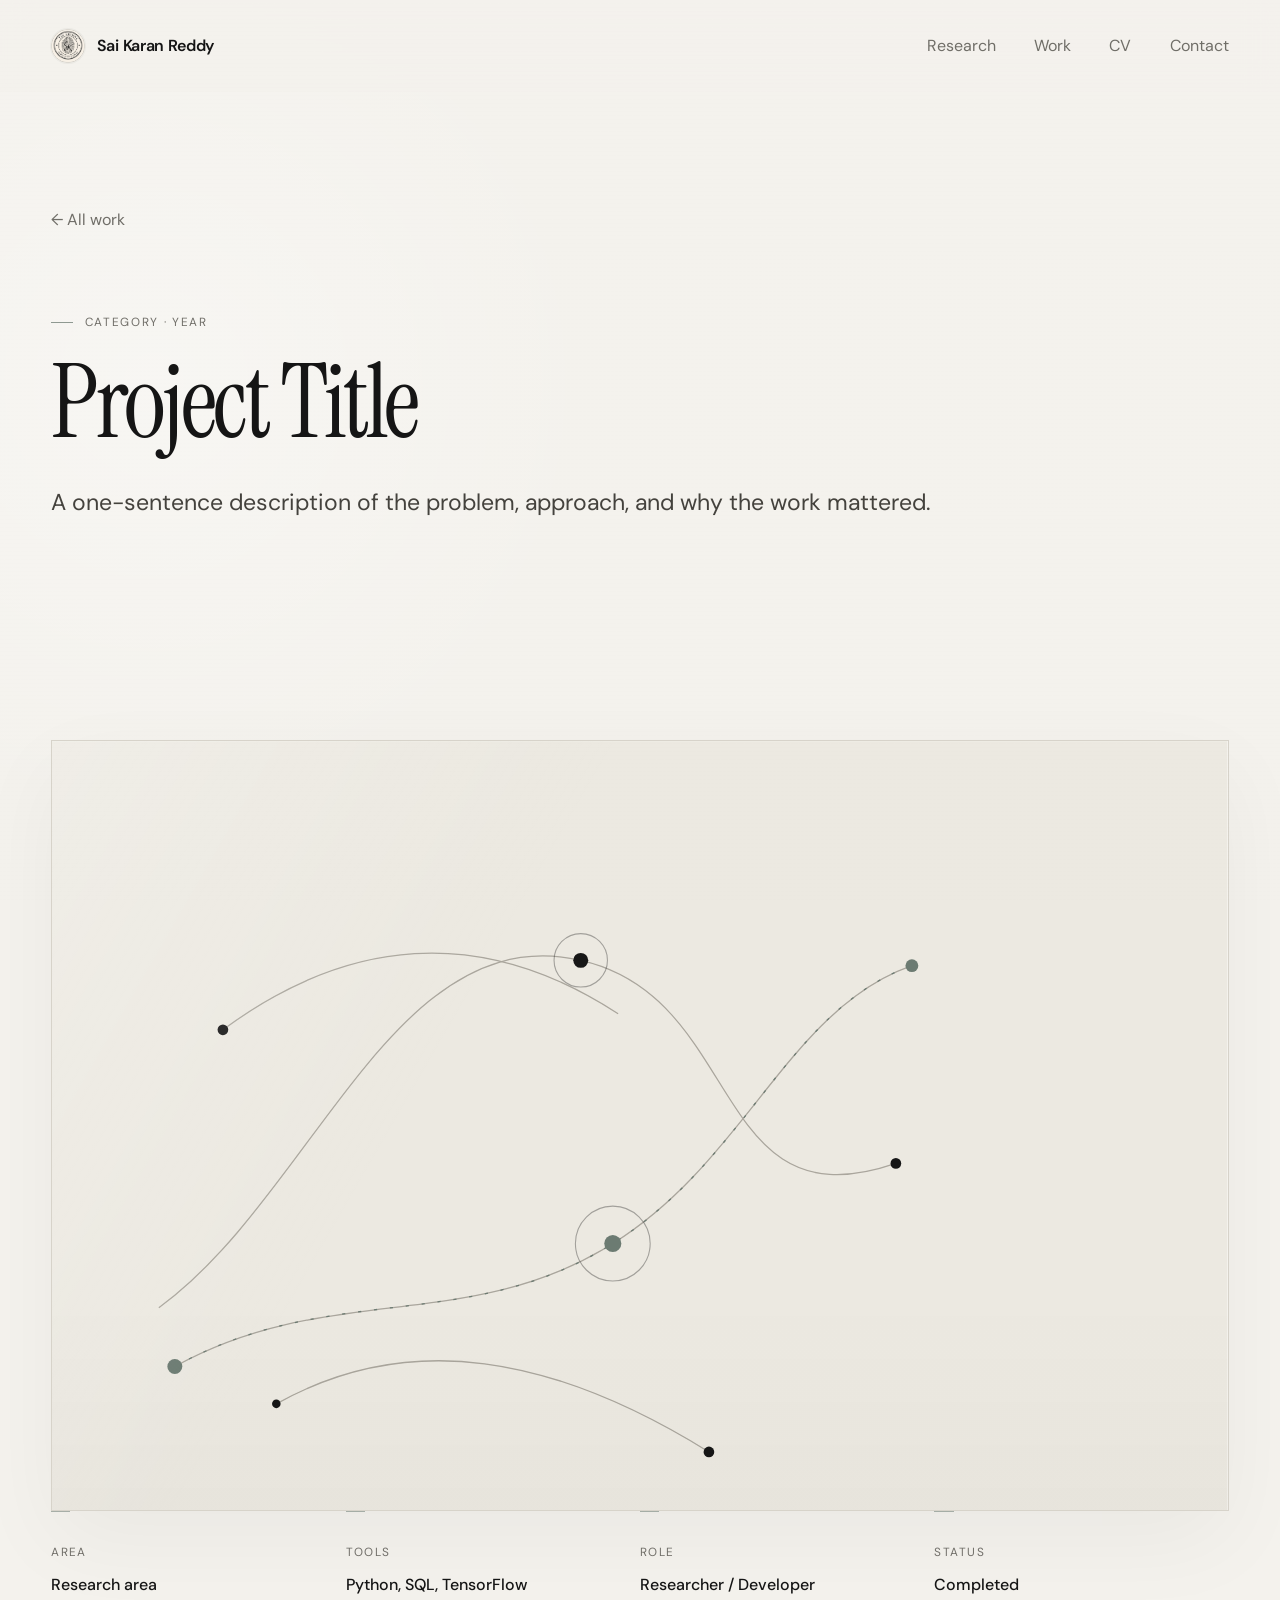
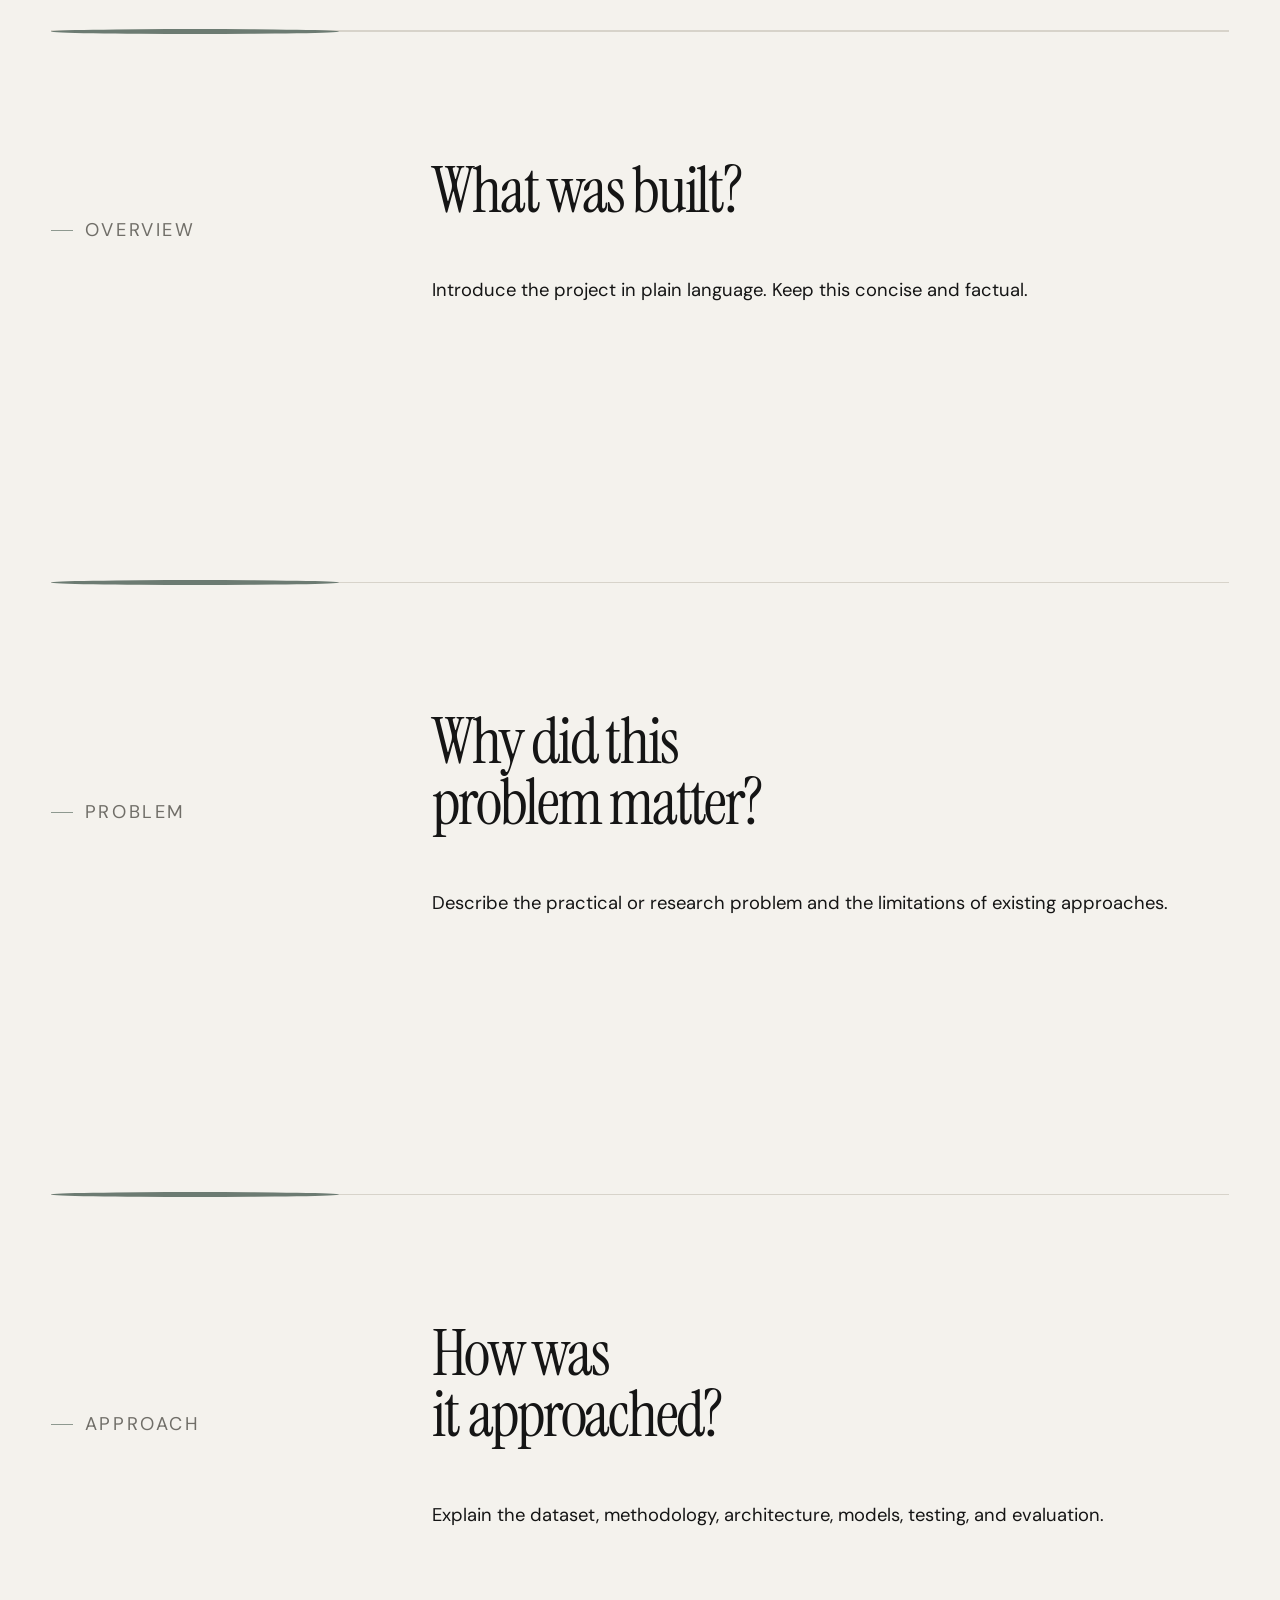
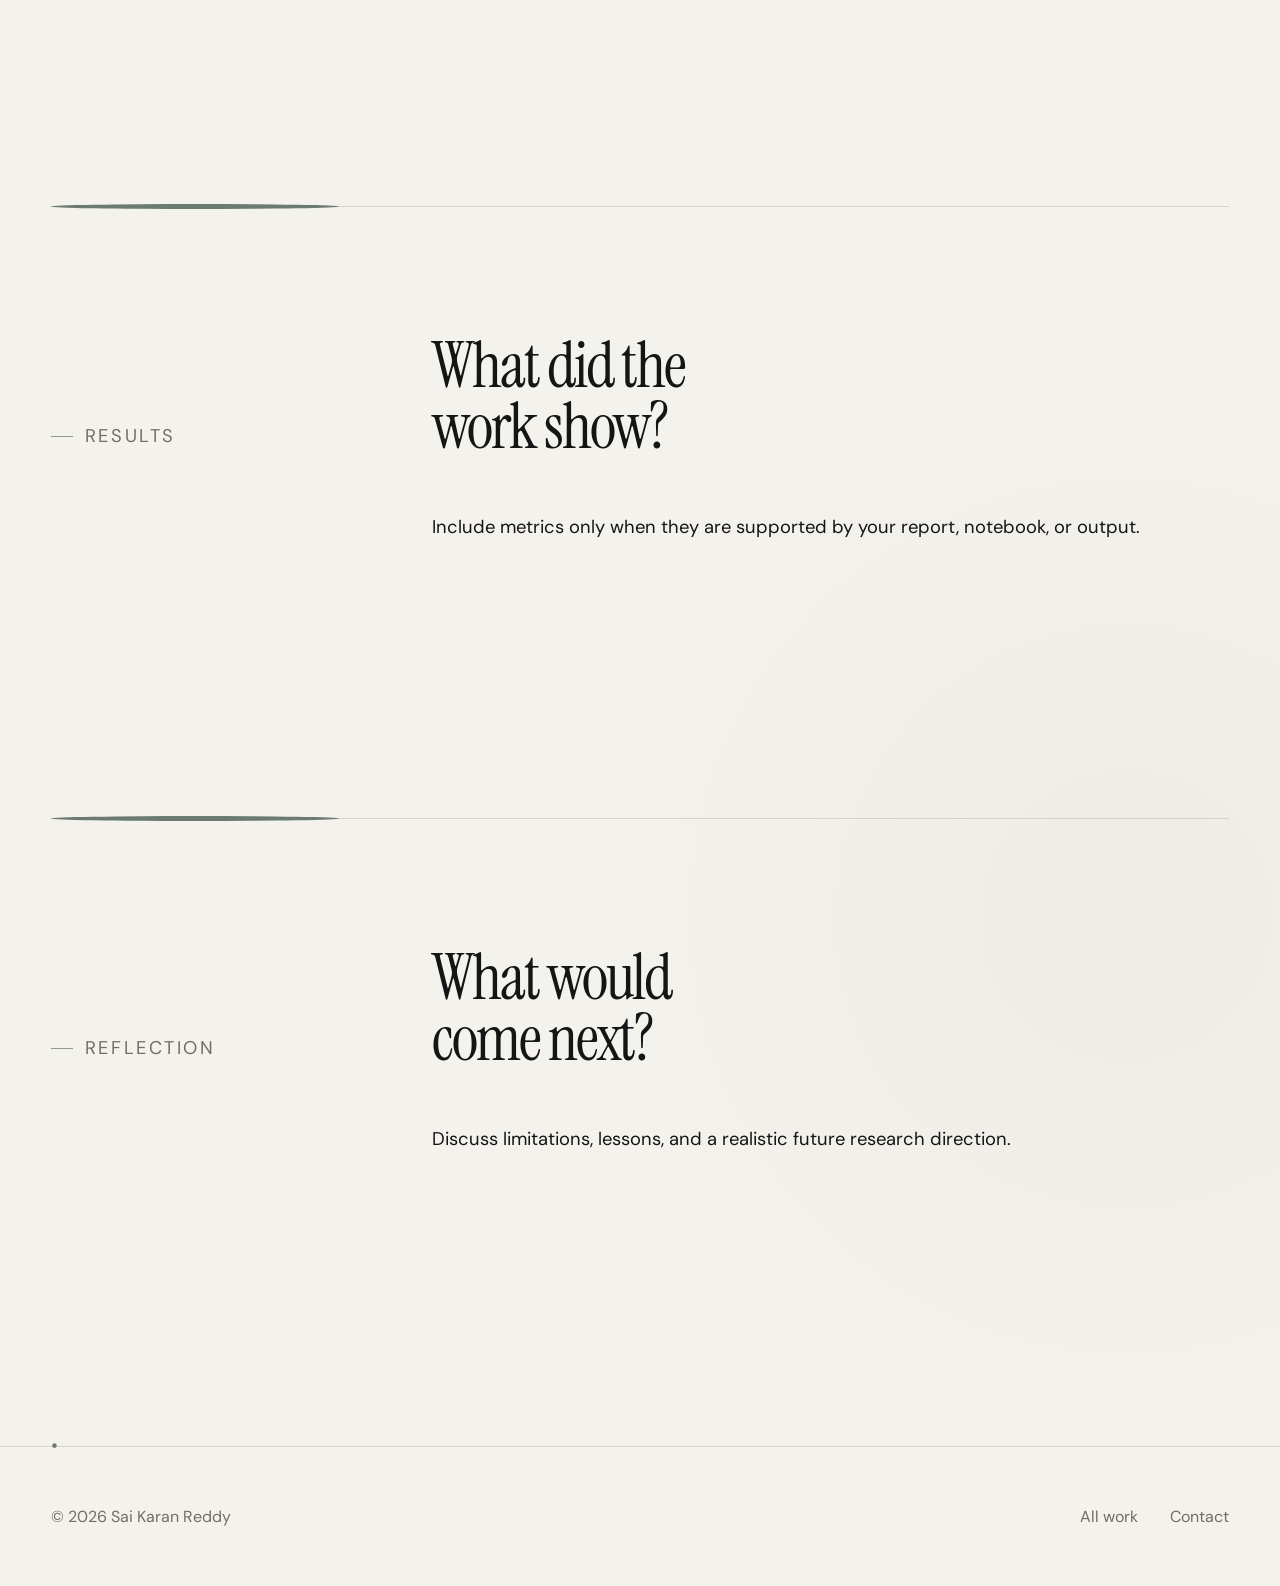
<file: work/project-template.html>
<!DOCTYPE html>
<html lang="en">
<head>
  <meta charset="UTF-8" />
  <meta name="viewport" content="width=device-width, initial-scale=1.0" />
  <title>Sai Karan Reddy | Data Scientist</title>
  <meta name="description"
    content="Data Scientist specializing in Machine Learning, Data Science, Business Intelligence, Forecasting, and AI Systems."/>
  <meta name="keywords"
    content="Sai Karan Reddy, Data Scientist, Machine Learning Engineer, AI Engineer, Python, SQL, Business Intelligence, Tableau, Power BI"/>
  <meta name="author"
    content="Sai Karan Reddy"/>
  <meta name="robots"
    content="index, follow"/>
  <meta property="og:title"
    content="Sai Karan Reddy | The Archive"/>
  <meta property="og:description"
    content="Curious by nature. Driven by data."/>
  <meta property="og:image"
    content="https://saikaranreddy.com/og-image.png"/>
  <meta property="og:url"
    content="https://saikaranreddy.com"/>
  <meta property="og:type"
    content="website"/>
  <meta name="twitter:card"
    content="summary_large_image"/>
  <meta name="twitter:title"
    content="Sai Karan Reddy"/>
  <meta name="twitter:description"
    content="Curious by nature. Driven by data."/>
  <meta name="twitter:image"
    content="https://saikaranreddy.com/og-image.png"/>

  <title>Sai Karan Reddy | Data Scientist</title>
  <link rel="preconnect" href="https://fonts.googleapis.com">
  <link rel="preconnect" href="https://fonts.gstatic.com" crossorigin>
  <link href="https://fonts.googleapis.com/css2?family=DM+Sans:wght@400;500;600&family=Instrument+Serif:ital@0;1&display=swap" rel="stylesheet">
  <link rel="icon" type="image/png" href="../assets/images/img.png">
  <link rel="stylesheet" href="../style.css" />
</head>
<body>
  <header class="site-header">
    <a class="brand" href="../index.html"><img src="../assets/images/img.png" alt="" class="brand-icon"><span>Sai Karan Reddy</span></a>
    <button class="menu-toggle" aria-label="Open navigation" aria-expanded="false">Menu</button>
    <nav class="site-nav"><a href="../research.html">Research</a><a href="../work.html">Work</a><a href="../assets/files/Sai_Karan_CV.pdf">CV</a><a href="../contact.html">Contact</a></nav>
  </header>

  <main class="project-page page-shell">
    <section class="project-hero reveal">
      <a class="back-link" href="../work.html">← All work</a>
      <p class="eyebrow">Category · Year</p>
      <h1>Project Title</h1>
      <p class="project-deck">A one-sentence description of the problem, approach, and why the work mattered.</p>
    </section>

    <div class="project-visual placeholder-visual"><span>Project image / diagram</span></div>

    <section class="project-facts reveal">
      <div><span>Area</span><strong>Research area</strong></div>
      <div><span>Tools</span><strong>Python, SQL, TensorFlow</strong></div>
      <div><span>Role</span><strong>Researcher / Developer</strong></div>
      <div><span>Status</span><strong>Completed</strong></div>
    </section>

    <section class="project-section archive-section reveal">
      <p class="section-label">Overview</p>
      <div><h2>What was built?</h2><p>Introduce the project in plain language. Keep this concise and factual.</p></div>
    </section>

    <section class="project-section archive-section reveal">
      <p class="section-label">Problem</p>
      <div><h2>Why did this problem matter?</h2><p>Describe the practical or research problem and the limitations of existing approaches.</p></div>
    </section>

    <section class="project-section archive-section reveal">
      <p class="section-label">Approach</p>
      <div><h2>How was it approached?</h2><p>Explain the dataset, methodology, architecture, models, testing, and evaluation.</p></div>
    </section>

    <section class="project-section archive-section reveal">
      <p class="section-label">Results</p>
      <div><h2>What did the work show?</h2><p>Include metrics only when they are supported by your report, notebook, or output.</p></div>
    </section>

    <section class="project-section archive-section reveal">
      <p class="section-label">Reflection</p>
      <div><h2>What would come next?</h2><p>Discuss limitations, lessons, and a realistic future research direction.</p></div>
    </section>
  </main>

  <footer class="site-footer section-shell"><p>© <span id="year"></span> Sai Karan Reddy</p><div><a href="../work.html">All work</a><a href="../contact.html">Contact</a></div></footer>
  <script src="../script.js"></script>
</body>
</html>
</file>
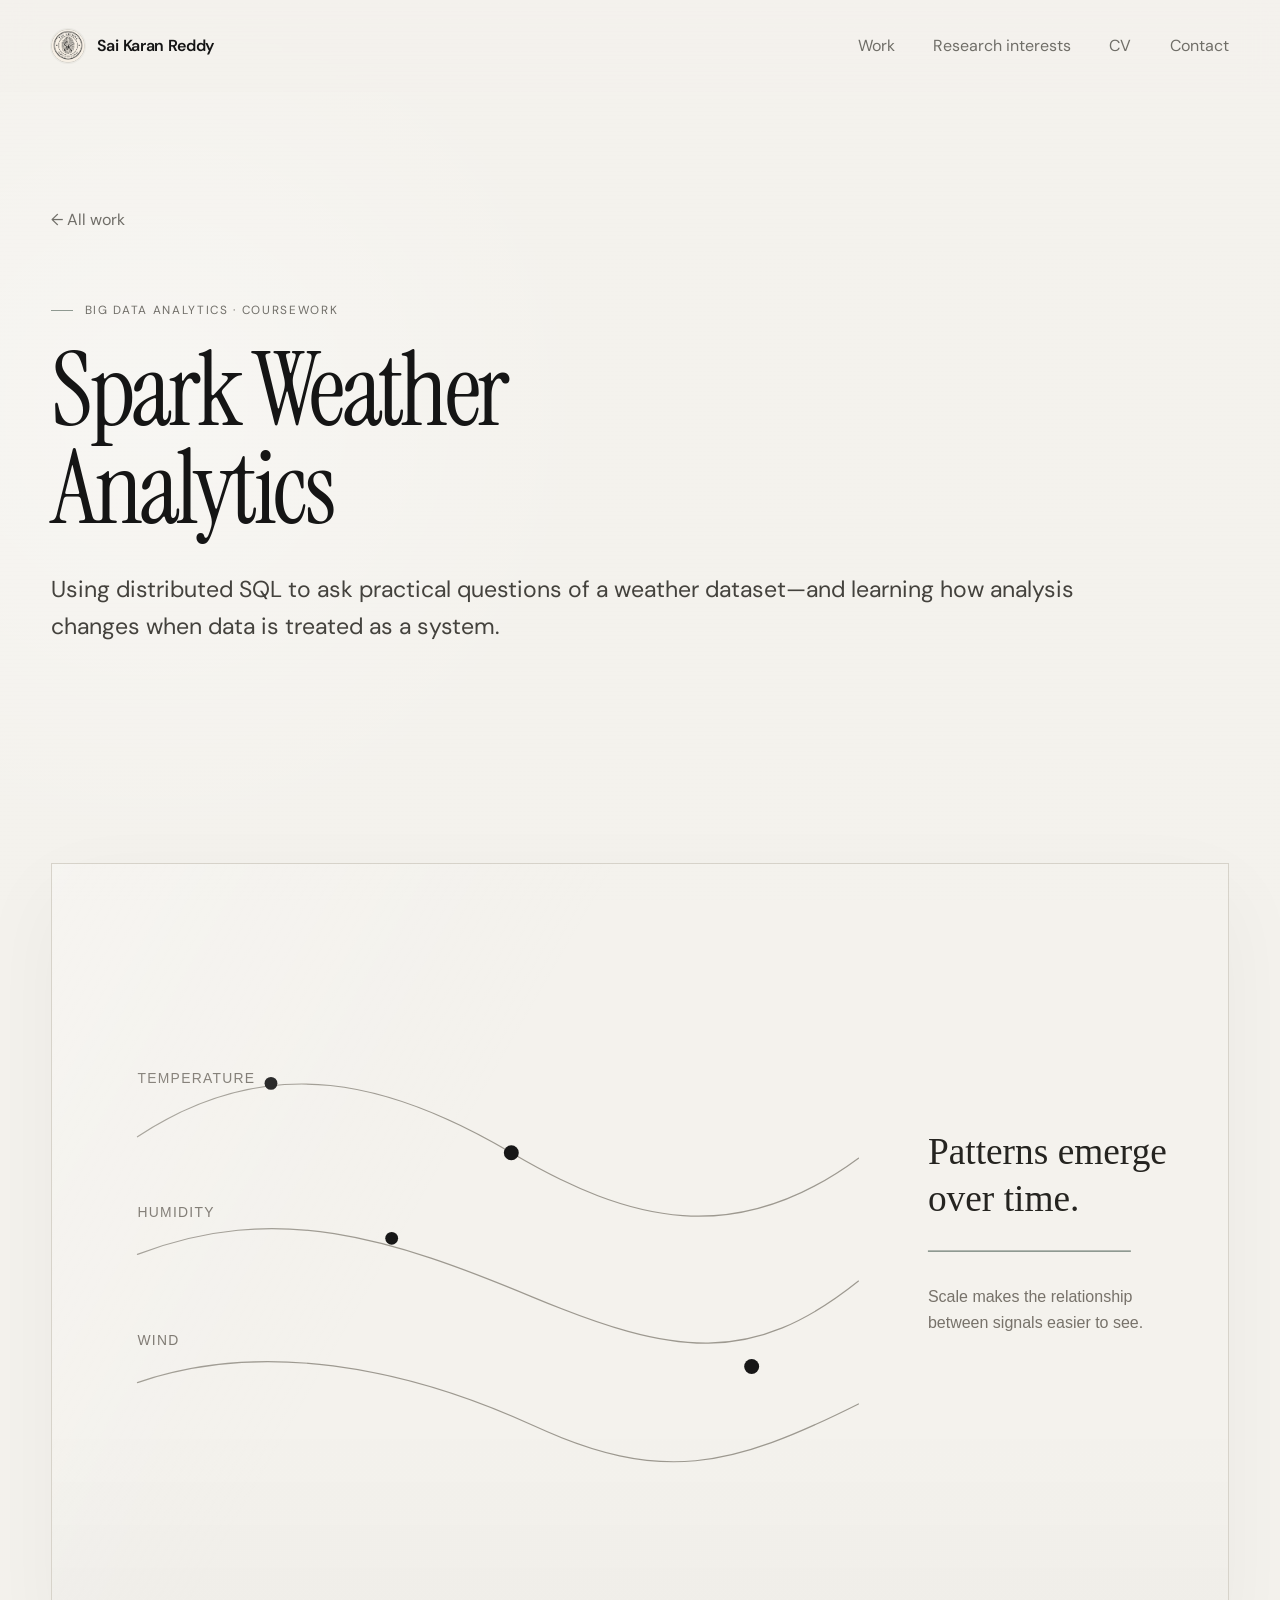
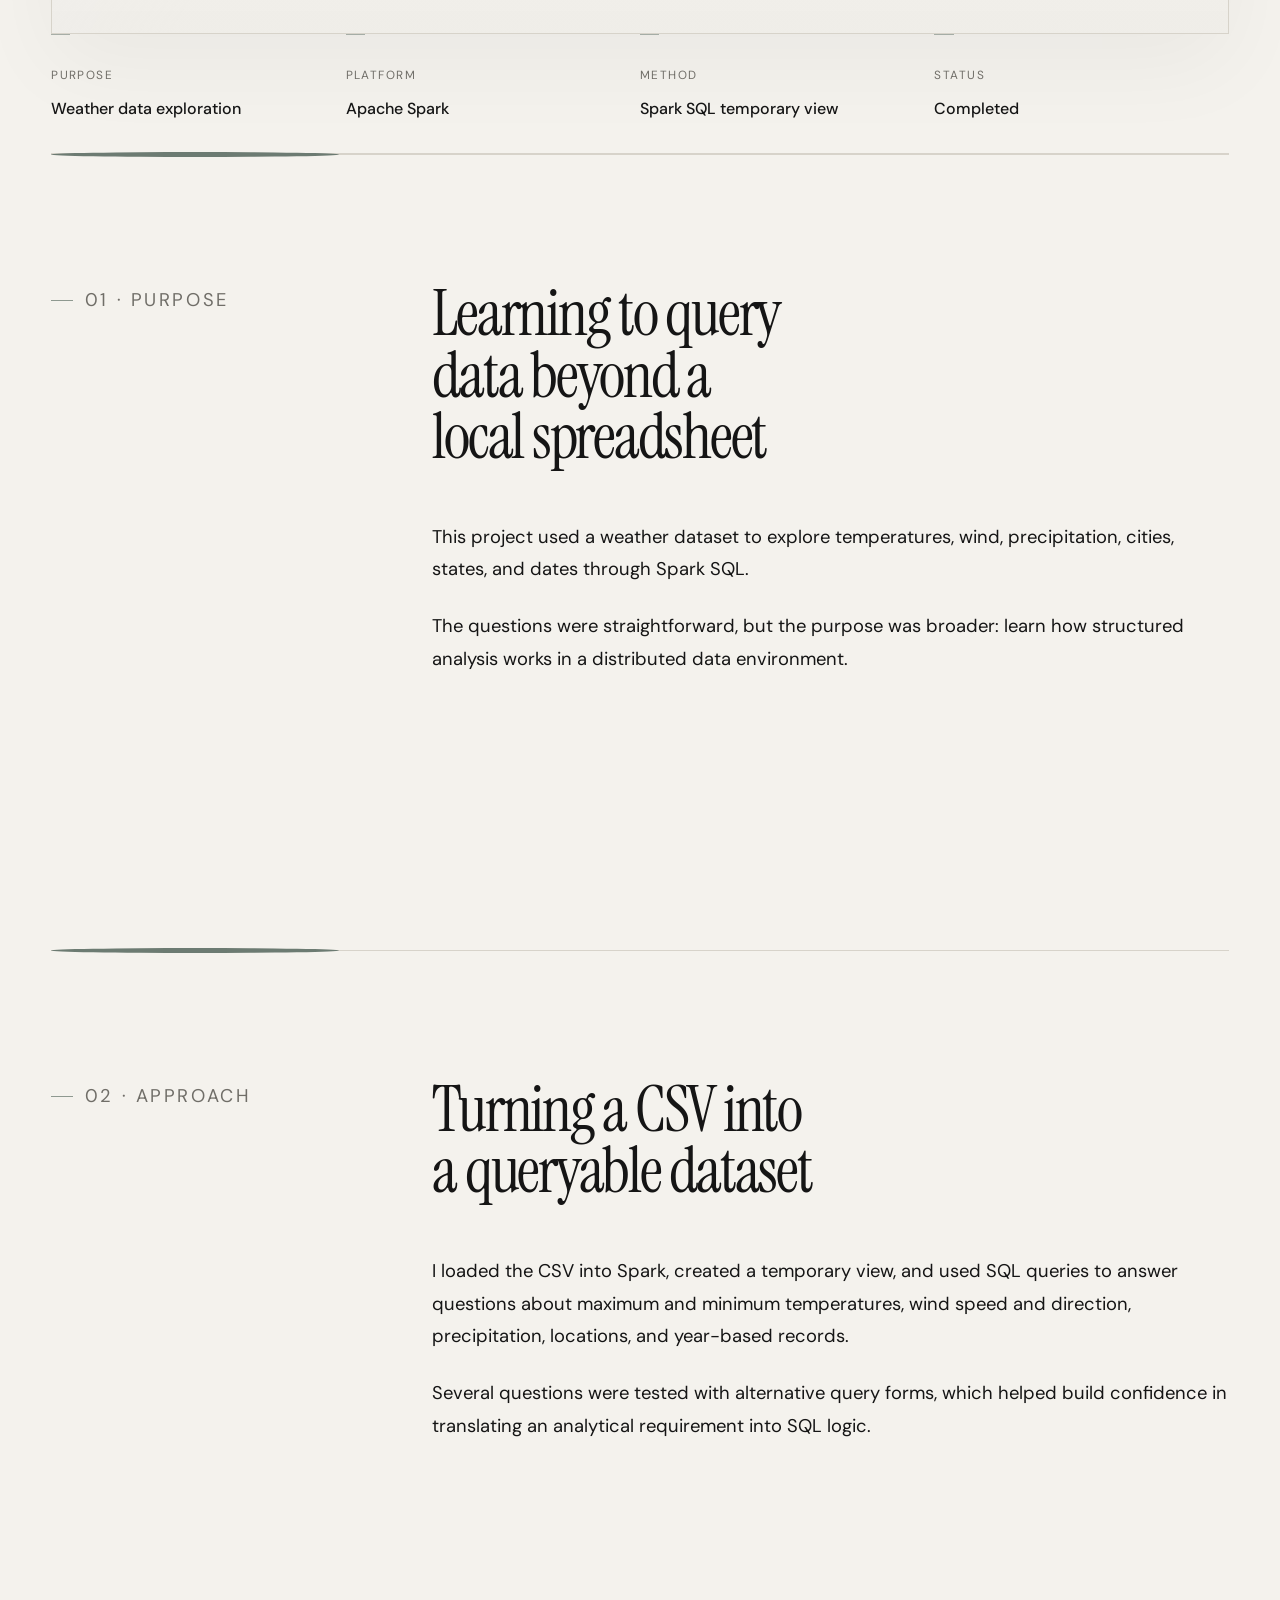
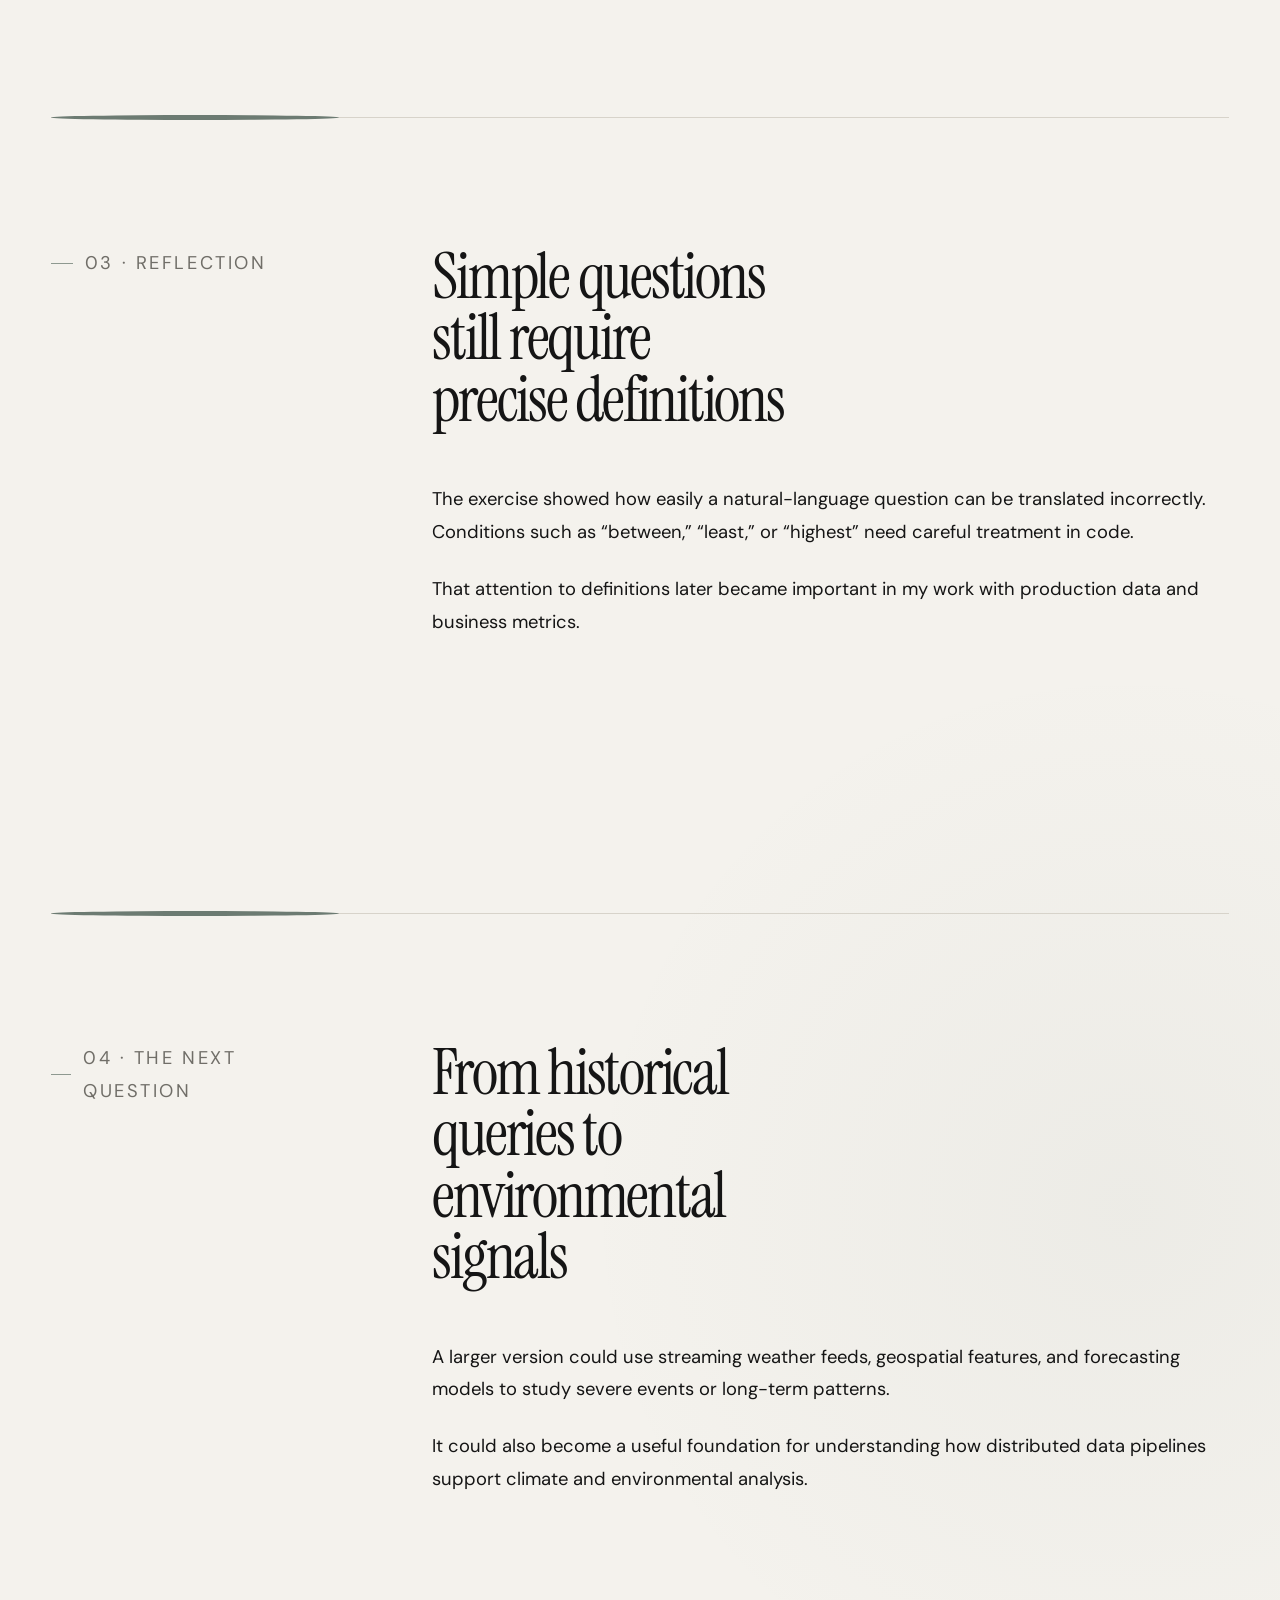
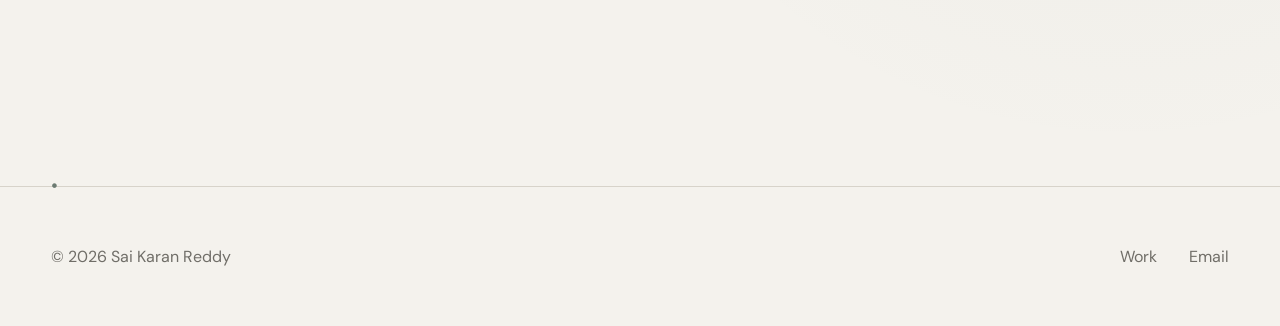
<file: work/spark-weather-analytics.html>
<!DOCTYPE html><html lang="en"><head><meta charset="UTF-8"><meta name="viewport" content="width=device-width, initial-scale=1.0">
  <title>Sai Karan Reddy | Data Scientist</title>
  <meta name="description"
    content="Data Scientist specializing in Machine Learning, Data Science, Business Intelligence, Forecasting, and AI Systems."/>
  <meta name="keywords"
    content="Sai Karan Reddy, Data Scientist, Machine Learning Engineer, AI Engineer, Python, SQL, Business Intelligence, Tableau, Power BI"/>
  <meta name="author"
    content="Sai Karan Reddy"/>
  <meta name="robots"
    content="index, follow"/>
  <meta property="og:title"
    content="Sai Karan Reddy | The Archive"/>
  <meta property="og:description"
    content="Curious by nature. Driven by data."/>
  <meta property="og:image"
    content="https://saikaranreddy.com/og-image.png"/>
  <meta property="og:url"
    content="https://saikaranreddy.com"/>
  <meta property="og:type"
    content="website"/>
  <meta name="twitter:card"
    content="summary_large_image"/>
  <meta name="twitter:title"
    content="Sai Karan Reddy"/>
  <meta name="twitter:description"
    content="Curious by nature. Driven by data."/>
  <meta name="twitter:image"
    content="https://saikaranreddy.com/og-image.png"/>
<title>Sai Karan Reddy | Data Scientist</title><link rel="preconnect" href="https://fonts.googleapis.com">
  <link rel="preconnect" href="https://fonts.gstatic.com" crossorigin>
  <link href="https://fonts.googleapis.com/css2?family=DM+Sans:wght@400;500;600&family=Instrument+Serif:ital@0;1&display=swap" rel="stylesheet"><link rel="icon" type="image/png" href="../assets/images/img.png"><link rel="stylesheet" href="../style.css"></head><body><header class="site-header">
    <a class="brand" href="../index.html"><img src="../assets/images/img.png" alt="" class="brand-icon"><span>Sai Karan Reddy</span></a>
    <button class="menu-toggle" aria-label="Open navigation" aria-expanded="false">Menu</button>
    <nav class="site-nav" aria-label="Primary navigation"><a href="../work.html">Work</a><a href="../research.html">Research interests</a><a href="../assets/files/Sai_Karan_CV.pdf">CV</a><a href="../contact.html">Contact</a></nav>
  </header><main class="project-page page-shell"><section class="project-hero reveal"><div class="project-topline"><a class="back-link" href="../work.html">← All work</a></div><p class="eyebrow">Big Data Analytics · Coursework</p><h1>Spark Weather Analytics</h1><p class="project-deck">Using distributed SQL to ask practical questions of a weather dataset—and learning how analysis changes when data is treated as a system.</p></section><div class="project-visual placeholder-visual"><span>Project visual coming next</span></div><section class="project-facts reveal"><div><span>Purpose</span><strong>Weather data exploration</strong></div><div><span>Platform</span><strong>Apache Spark</strong></div><div><span>Method</span><strong>Spark SQL temporary view</strong></div><div><span>Status</span><strong>Completed</strong></div></section><section class="project-section archive-section story-section reveal"><div><p class="section-label">01 · Purpose</p></div><div><h2>Learning to query data beyond a local spreadsheet</h2><p>This project used a weather dataset to explore temperatures, wind, precipitation, cities, states, and dates through Spark SQL.</p><p>The questions were straightforward, but the purpose was broader: learn how structured analysis works in a distributed data environment.</p></div></section><section class="project-section archive-section story-section reveal"><div><p class="section-label">02 · Approach</p></div><div><h2>Turning a CSV into a queryable dataset</h2><p>I loaded the CSV into Spark, created a temporary view, and used SQL queries to answer questions about maximum and minimum temperatures, wind speed and direction, precipitation, locations, and year-based records.</p><p>Several questions were tested with alternative query forms, which helped build confidence in translating an analytical requirement into SQL logic.</p></div></section><section class="project-section archive-section story-section reveal"><div><p class="section-label">03 · Reflection</p></div><div><h2>Simple questions still require precise definitions</h2><p>The exercise showed how easily a natural-language question can be translated incorrectly. Conditions such as “between,” “least,” or “highest” need careful treatment in code.</p><p>That attention to definitions later became important in my work with production data and business metrics.</p></div></section><section class="project-section archive-section story-section reveal"><div><p class="section-label">04 · The next question</p></div><div><h2>From historical queries to environmental signals</h2><p>A larger version could use streaming weather feeds, geospatial features, and forecasting models to study severe events or long-term patterns.</p><p>It could also become a useful foundation for understanding how distributed data pipelines support climate and environmental analysis.</p></div></section></main><footer class="site-footer section-shell">
    <p>© <span id="year"></span> Sai Karan Reddy</p>
    <div><a href="../work.html">Work</a><a href="mailto:saikaranreddy49@gmail.com">Email</a></div>
  </footer><script src="../script.js"></script></body></html>
</file>
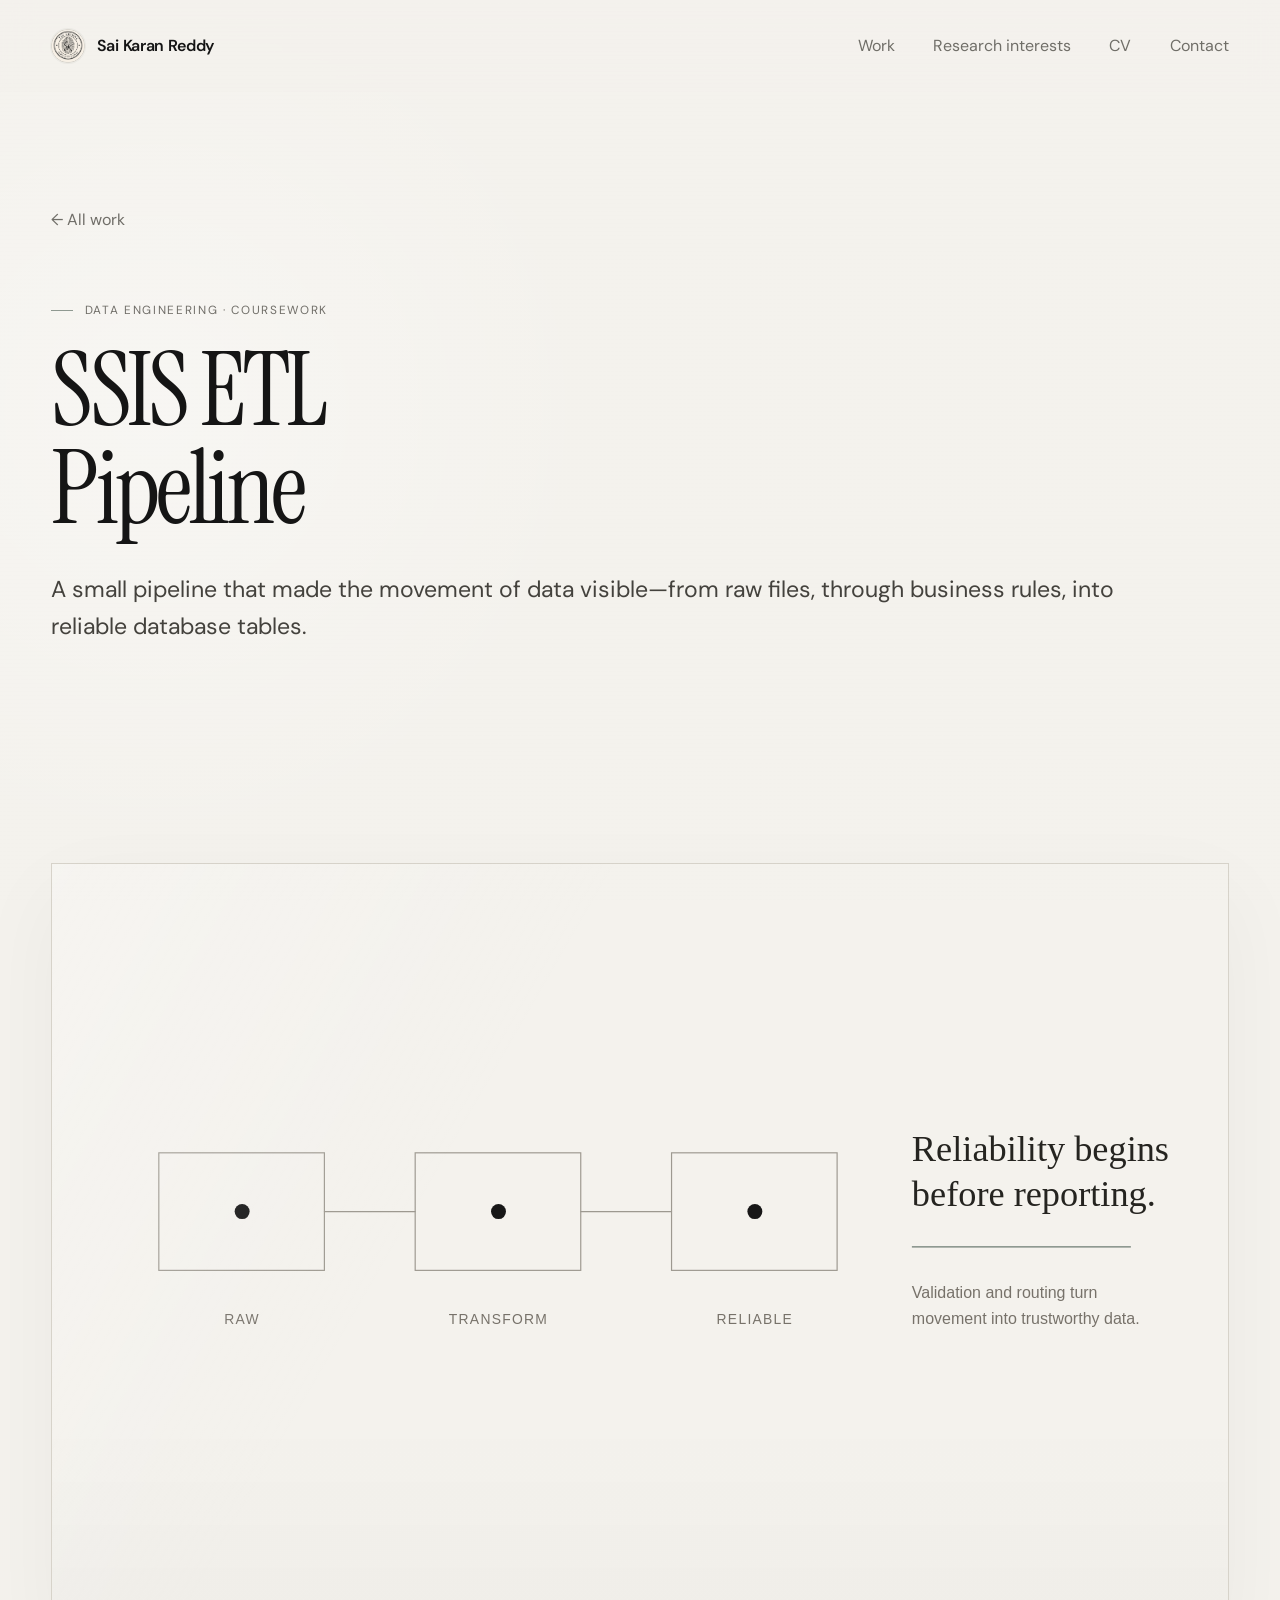
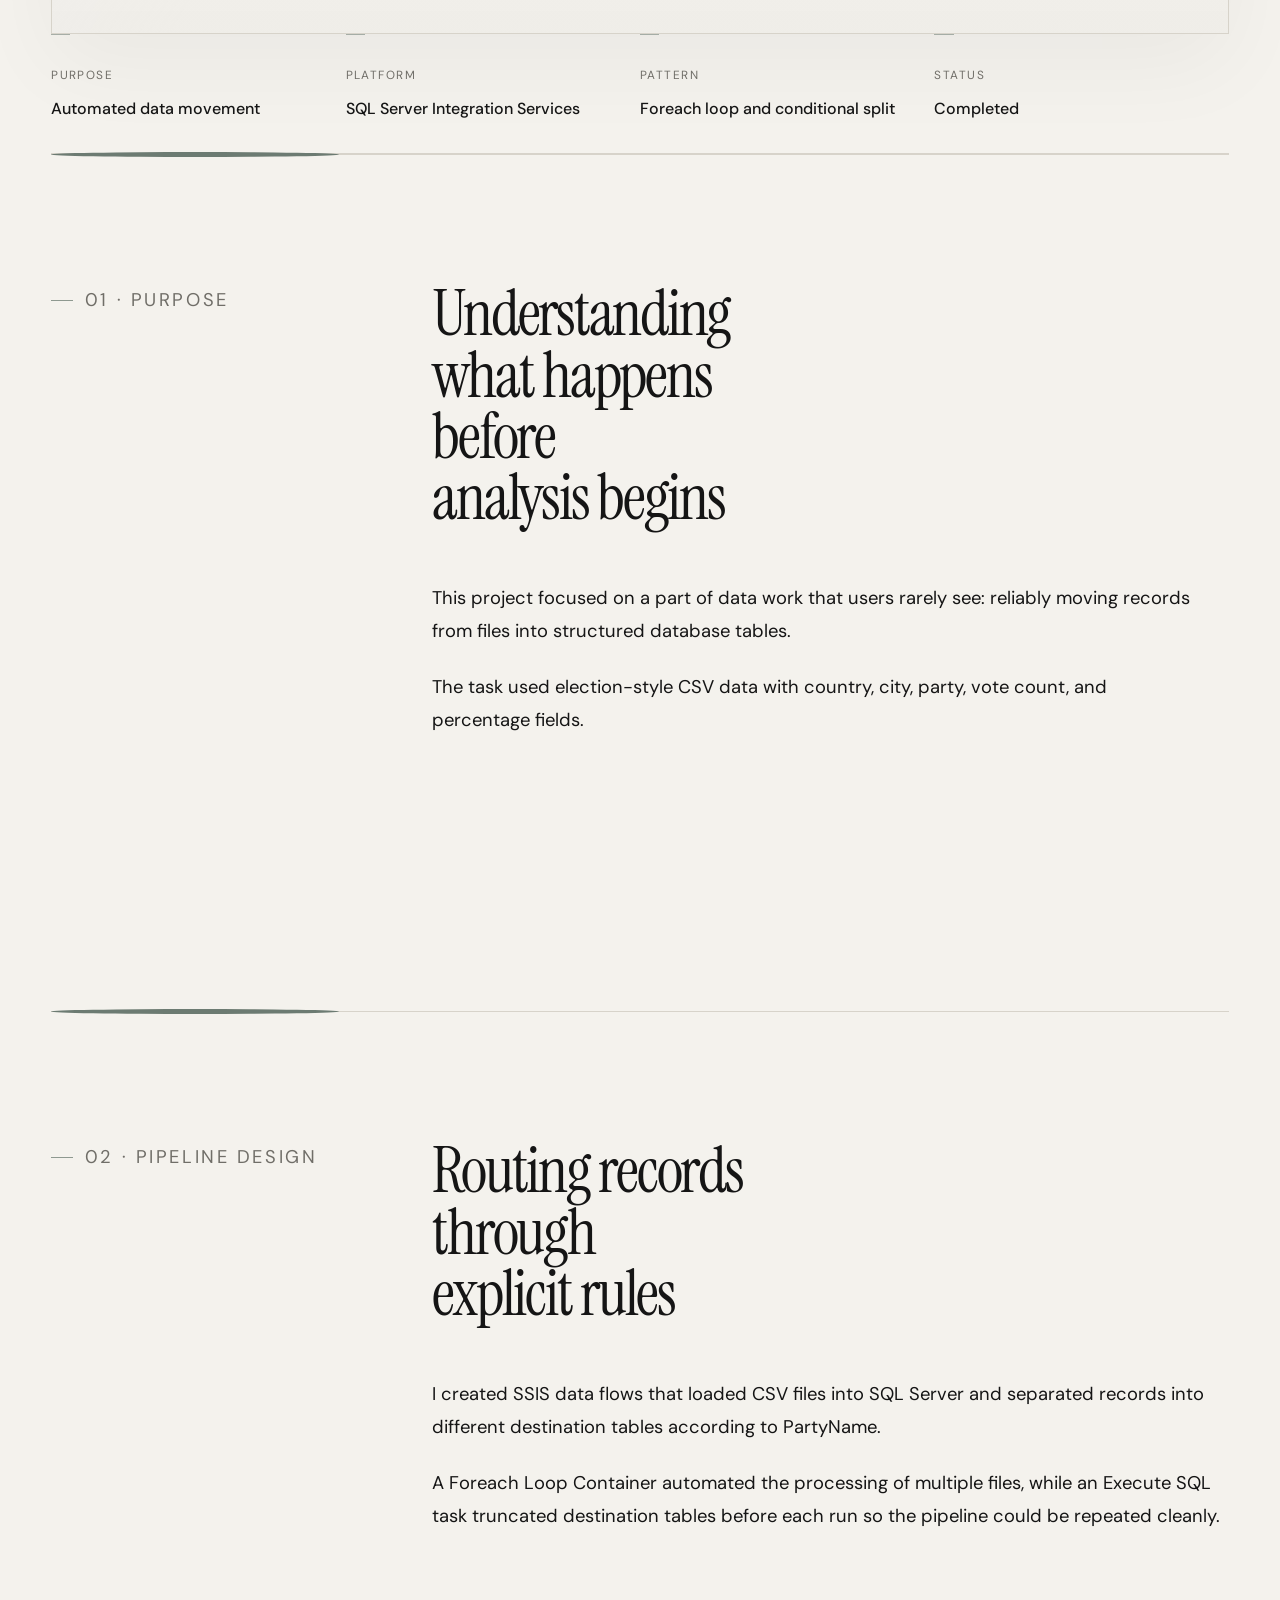
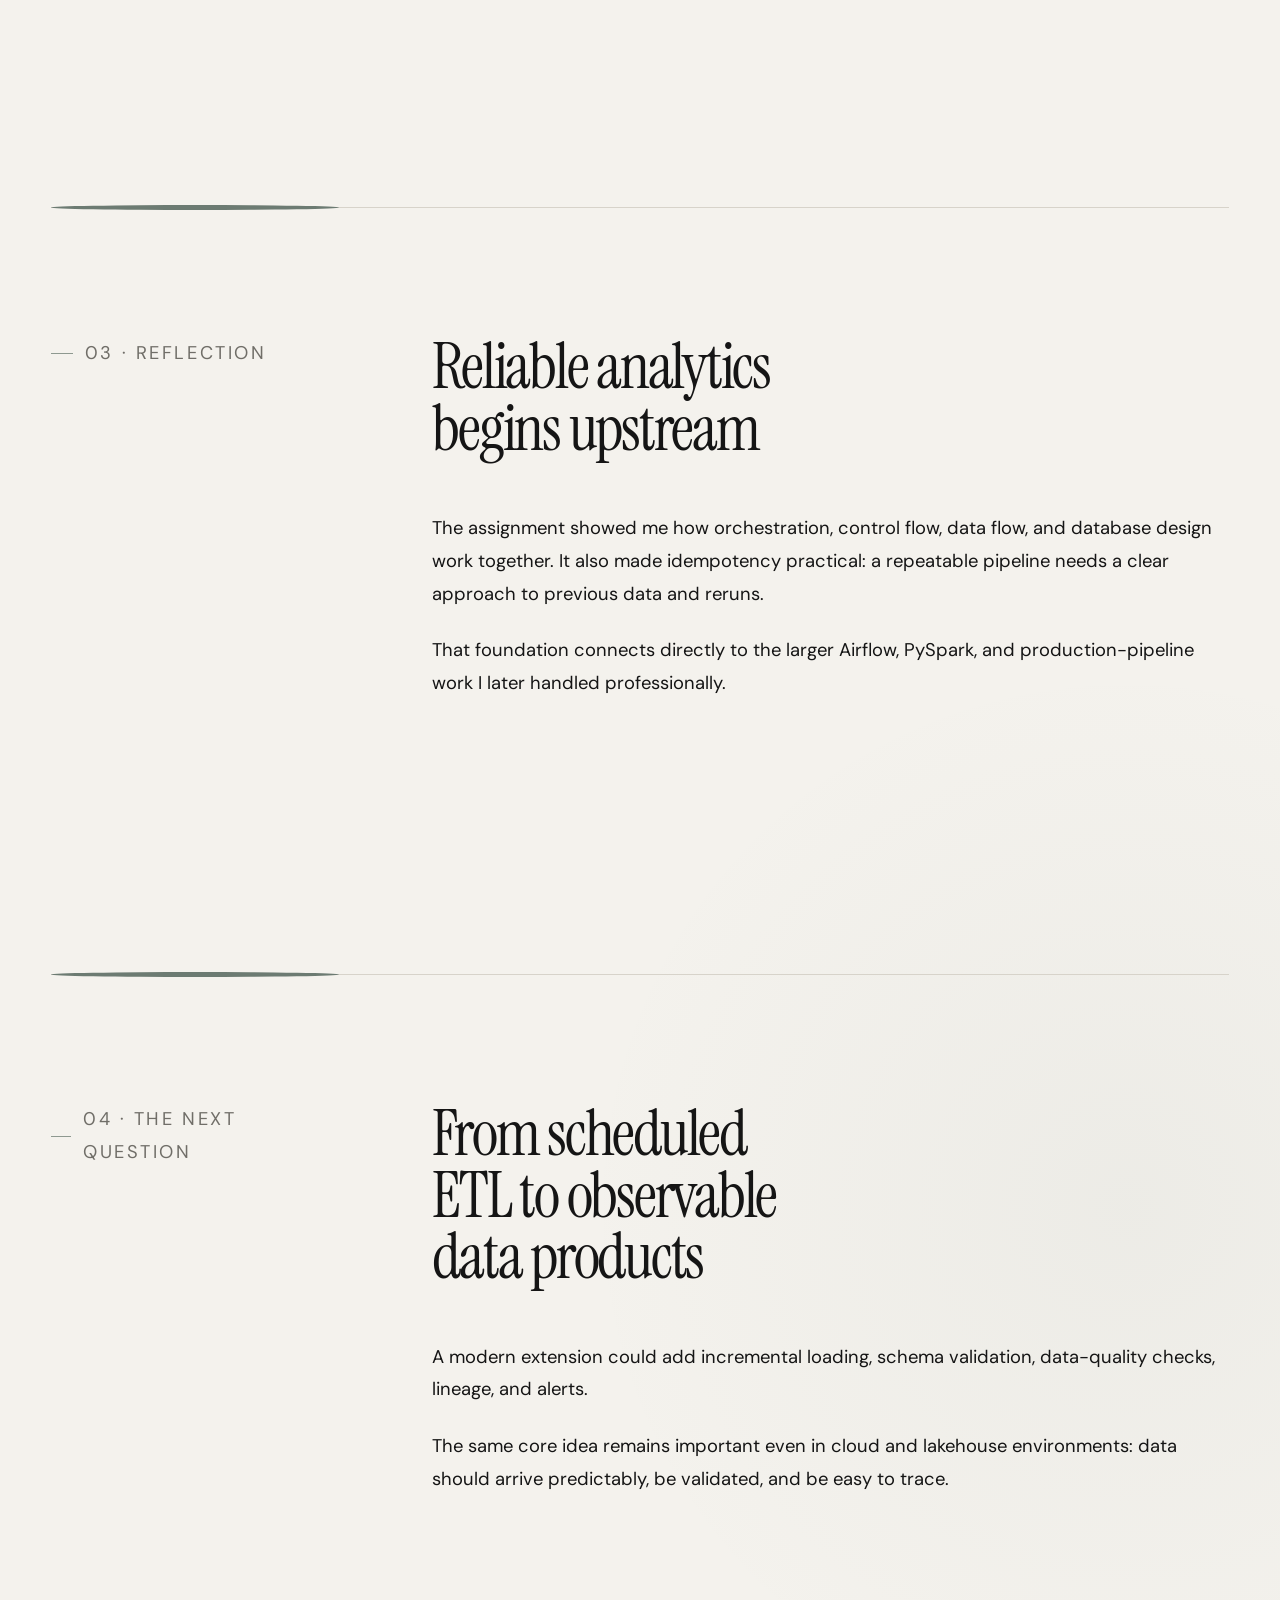
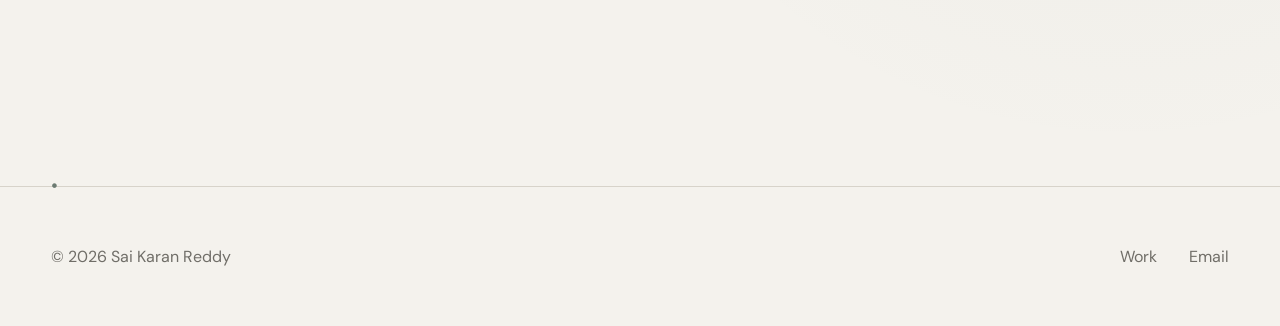
<file: work/ssis-etl-pipeline.html>
<!DOCTYPE html><html lang="en"><head><meta charset="UTF-8"><meta name="viewport" content="width=device-width, initial-scale=1.0">
  <title>Sai Karan Reddy | Data Scientist</title>
  <meta name="description"
    content="Data Scientist specializing in Machine Learning, Data Science, Business Intelligence, Forecasting, and AI Systems."/>
  <meta name="keywords"
    content="Sai Karan Reddy, Data Scientist, Machine Learning Engineer, AI Engineer, Python, SQL, Business Intelligence, Tableau, Power BI"/>
  <meta name="author"
    content="Sai Karan Reddy"/>
  <meta name="robots"
    content="index, follow"/>
  <meta property="og:title"
    content="Sai Karan Reddy | The Archive"/>
  <meta property="og:description"
    content="Curious by nature. Driven by data."/>
  <meta property="og:image"
    content="https://saikaranreddy.com/og-image.png"/>
  <meta property="og:url"
    content="https://saikaranreddy.com"/>
  <meta property="og:type"
    content="website"/>
  <meta name="twitter:card"
    content="summary_large_image"/>
  <meta name="twitter:title"
    content="Sai Karan Reddy"/>
  <meta name="twitter:description"
    content="Curious by nature. Driven by data."/>
  <meta name="twitter:image"
    content="https://saikaranreddy.com/og-image.png"/>
<title>Sai Karan Reddy | Data Scientist</title><link rel="preconnect" href="https://fonts.googleapis.com">
  <link rel="preconnect" href="https://fonts.gstatic.com" crossorigin>
  <link href="https://fonts.googleapis.com/css2?family=DM+Sans:wght@400;500;600&family=Instrument+Serif:ital@0;1&display=swap" rel="stylesheet"><link rel="icon" type="image/png" href="../assets/images/img.png"><link rel="stylesheet" href="../style.css"></head><body><header class="site-header">
    <a class="brand" href="../index.html"><img src="../assets/images/img.png" alt="" class="brand-icon"><span>Sai Karan Reddy</span></a>
    <button class="menu-toggle" aria-label="Open navigation" aria-expanded="false">Menu</button>
    <nav class="site-nav" aria-label="Primary navigation"><a href="../work.html">Work</a><a href="../research.html">Research interests</a><a href="../assets/files/Sai_Karan_CV.pdf">CV</a><a href="../contact.html">Contact</a></nav>
  </header><main class="project-page page-shell"><section class="project-hero reveal"><div class="project-topline"><a class="back-link" href="../work.html">← All work</a></div><p class="eyebrow">Data Engineering · Coursework</p><h1>SSIS ETL Pipeline</h1><p class="project-deck">A small pipeline that made the movement of data visible—from raw files, through business rules, into reliable database tables.</p></section><div class="project-visual placeholder-visual"><span>Project visual coming next</span></div><section class="project-facts reveal"><div><span>Purpose</span><strong>Automated data movement</strong></div><div><span>Platform</span><strong>SQL Server Integration Services</strong></div><div><span>Pattern</span><strong>Foreach loop and conditional split</strong></div><div><span>Status</span><strong>Completed</strong></div></section><section class="project-section archive-section story-section reveal"><div><p class="section-label">01 · Purpose</p></div><div><h2>Understanding what happens before analysis begins</h2><p>This project focused on a part of data work that users rarely see: reliably moving records from files into structured database tables.</p><p>The task used election-style CSV data with country, city, party, vote count, and percentage fields.</p></div></section><section class="project-section archive-section story-section reveal"><div><p class="section-label">02 · Pipeline design</p></div><div><h2>Routing records through explicit rules</h2><p>I created SSIS data flows that loaded CSV files into SQL Server and separated records into different destination tables according to PartyName.</p><p>A Foreach Loop Container automated the processing of multiple files, while an Execute SQL task truncated destination tables before each run so the pipeline could be repeated cleanly.</p></div></section><section class="project-section archive-section story-section reveal"><div><p class="section-label">03 · Reflection</p></div><div><h2>Reliable analytics begins upstream</h2><p>The assignment showed me how orchestration, control flow, data flow, and database design work together. It also made idempotency practical: a repeatable pipeline needs a clear approach to previous data and reruns.</p><p>That foundation connects directly to the larger Airflow, PySpark, and production-pipeline work I later handled professionally.</p></div></section><section class="project-section archive-section story-section reveal"><div><p class="section-label">04 · The next question</p></div><div><h2>From scheduled ETL to observable data products</h2><p>A modern extension could add incremental loading, schema validation, data-quality checks, lineage, and alerts.</p><p>The same core idea remains important even in cloud and lakehouse environments: data should arrive predictably, be validated, and be easy to trace.</p></div></section></main><footer class="site-footer section-shell">
    <p>© <span id="year"></span> Sai Karan Reddy</p>
    <div><a href="../work.html">Work</a><a href="mailto:saikaranreddy49@gmail.com">Email</a></div>
  </footer><script src="../script.js"></script></body></html>
</file>
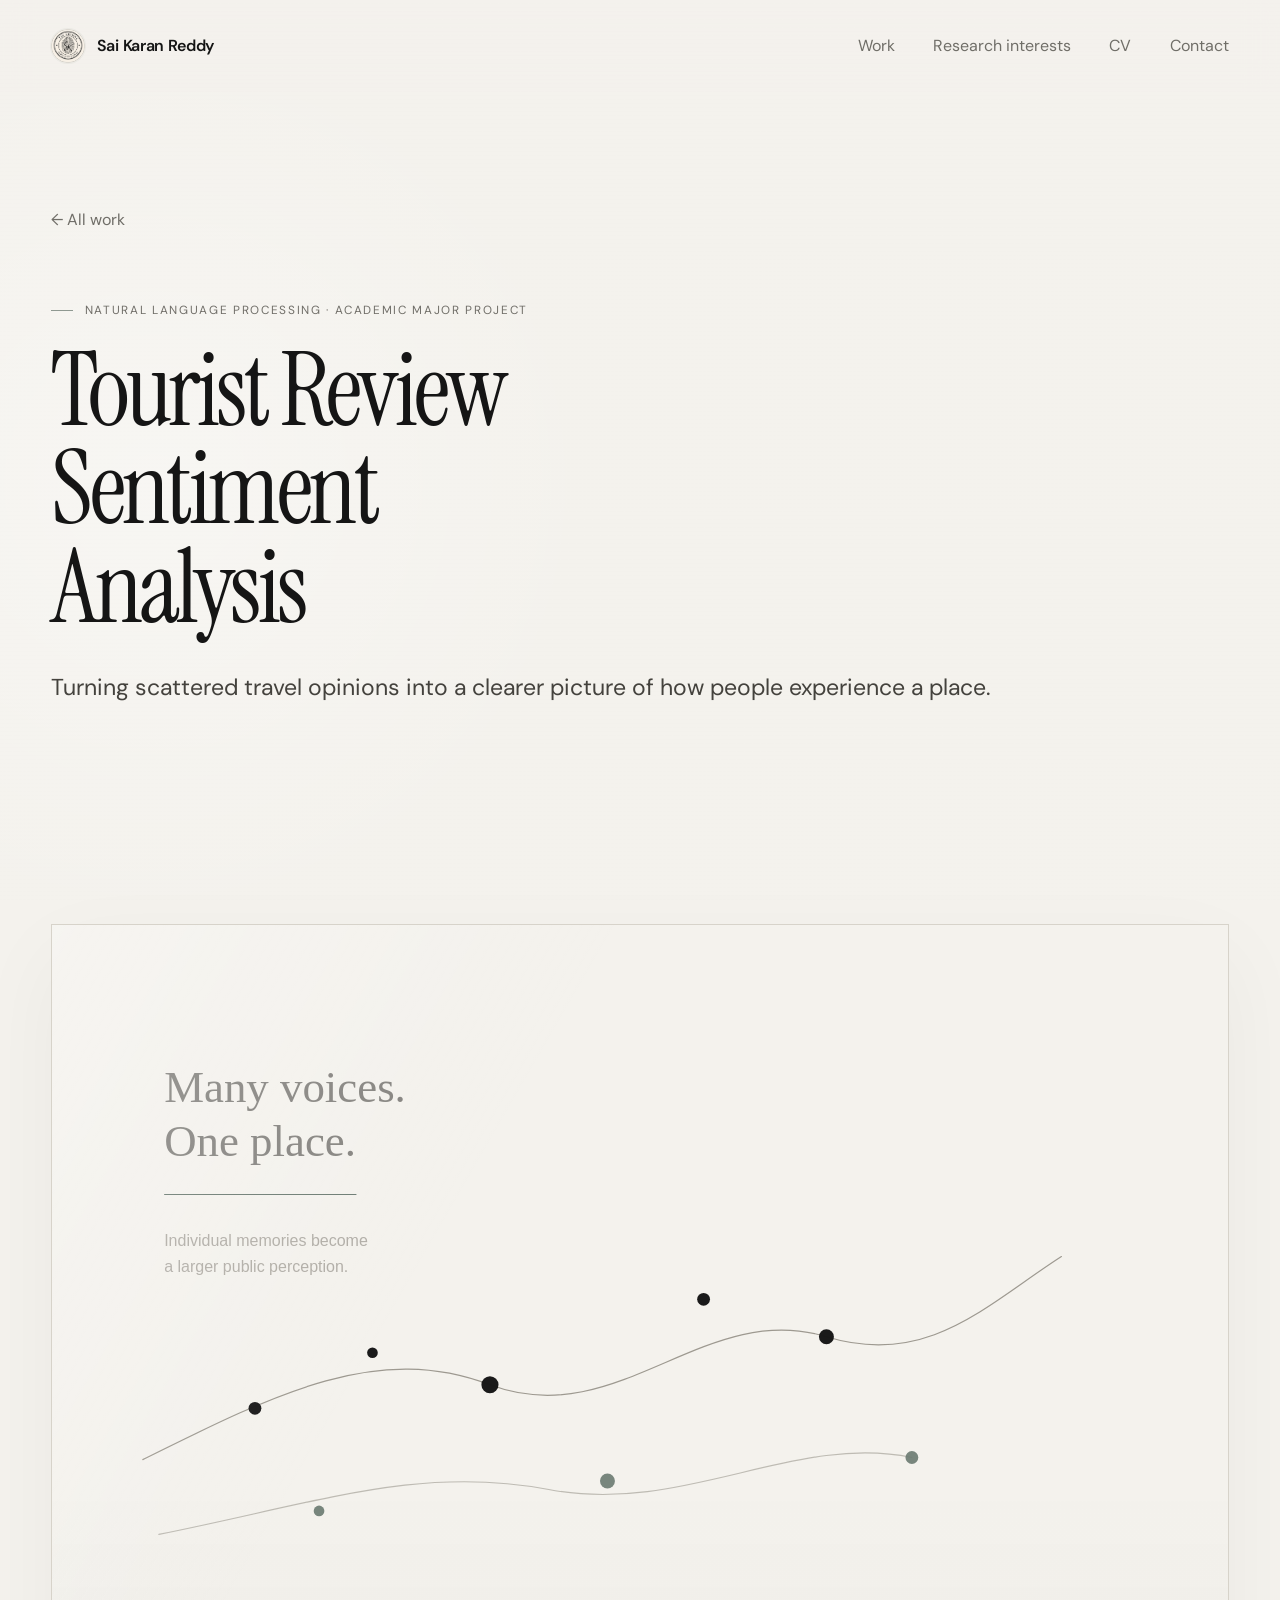
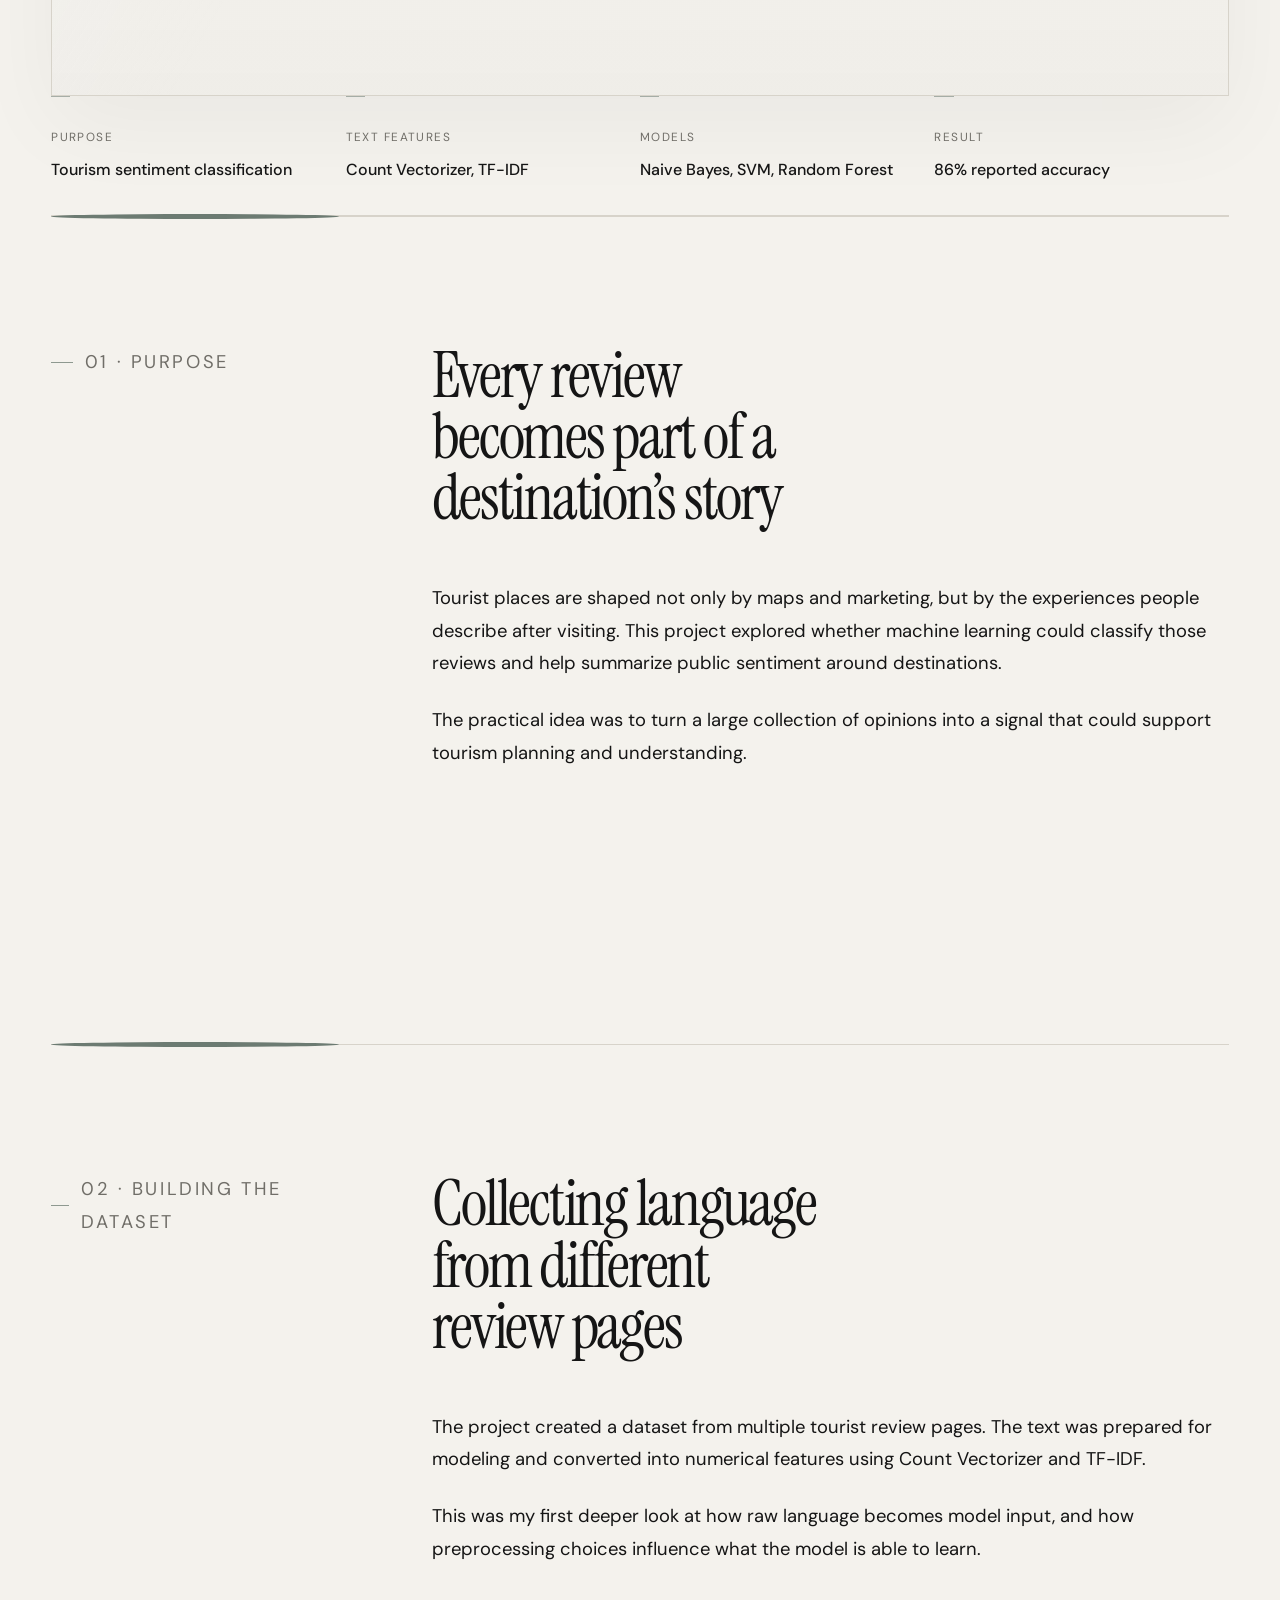
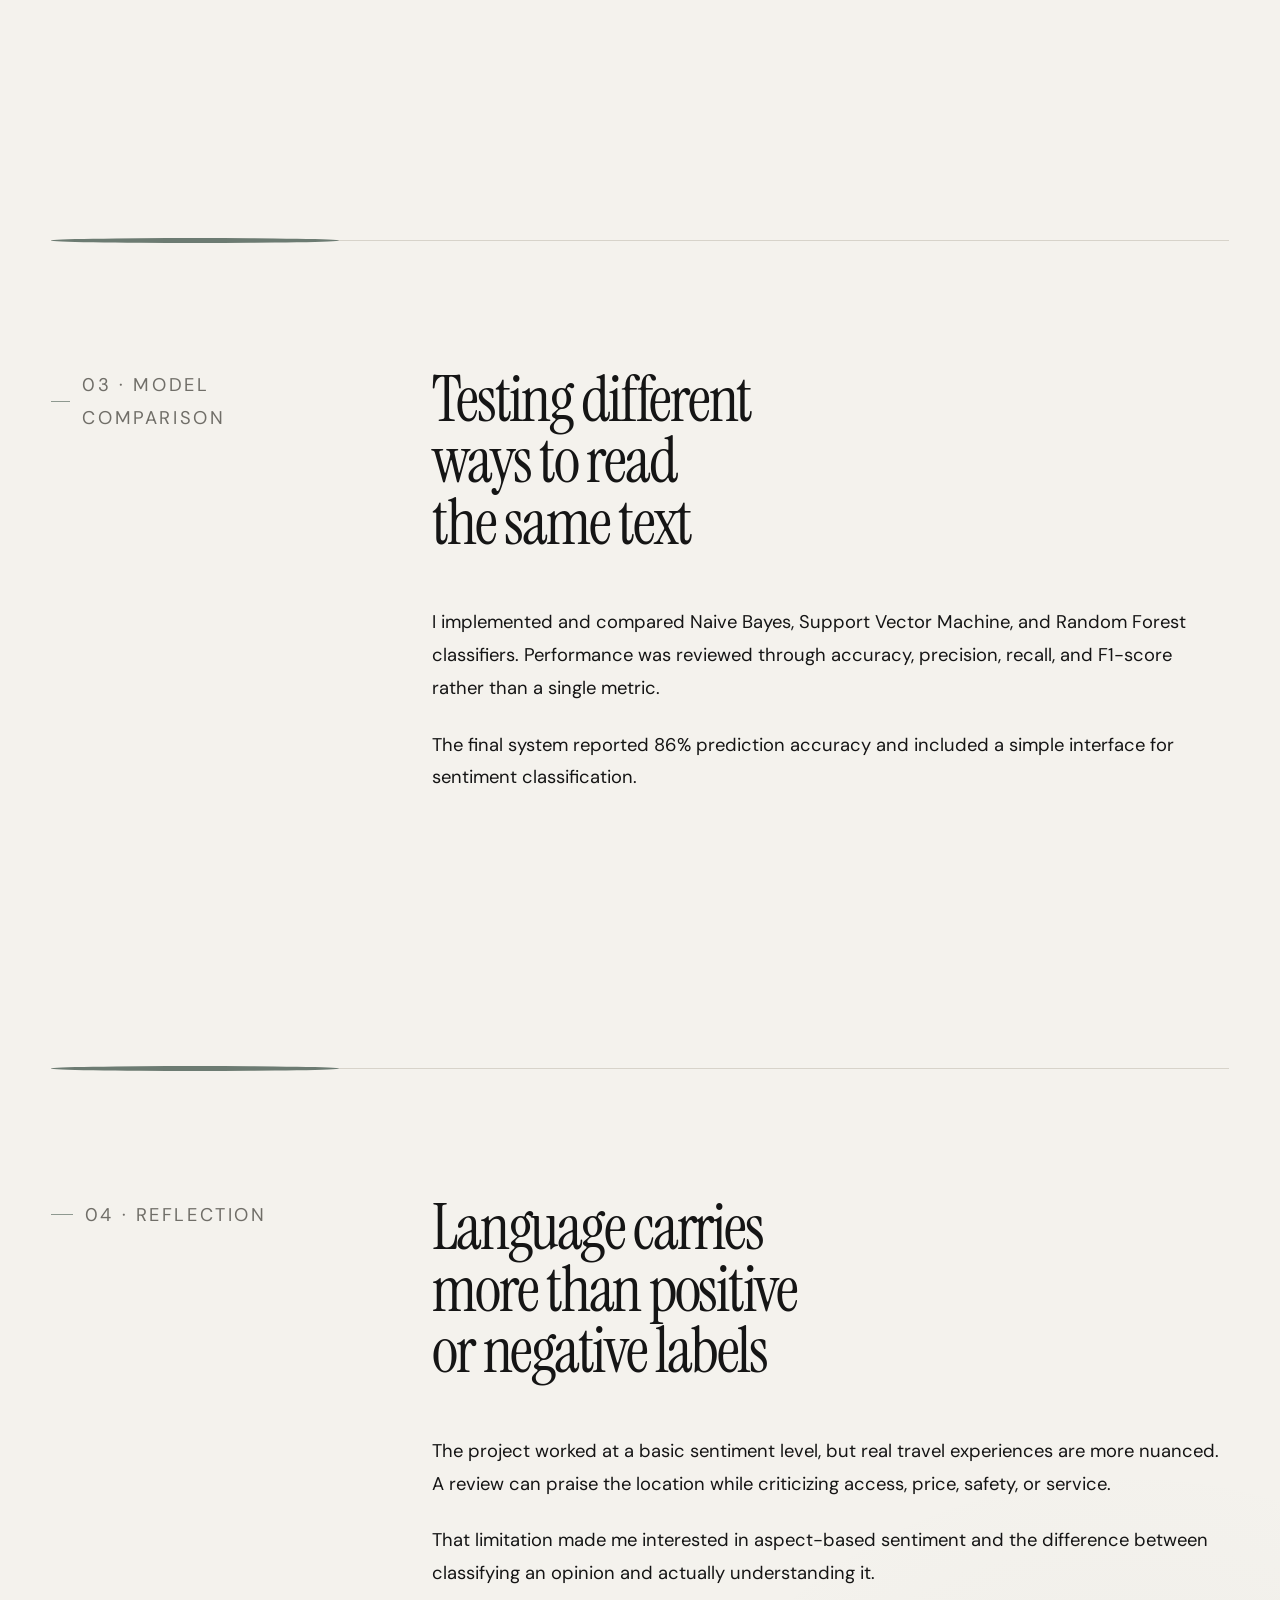
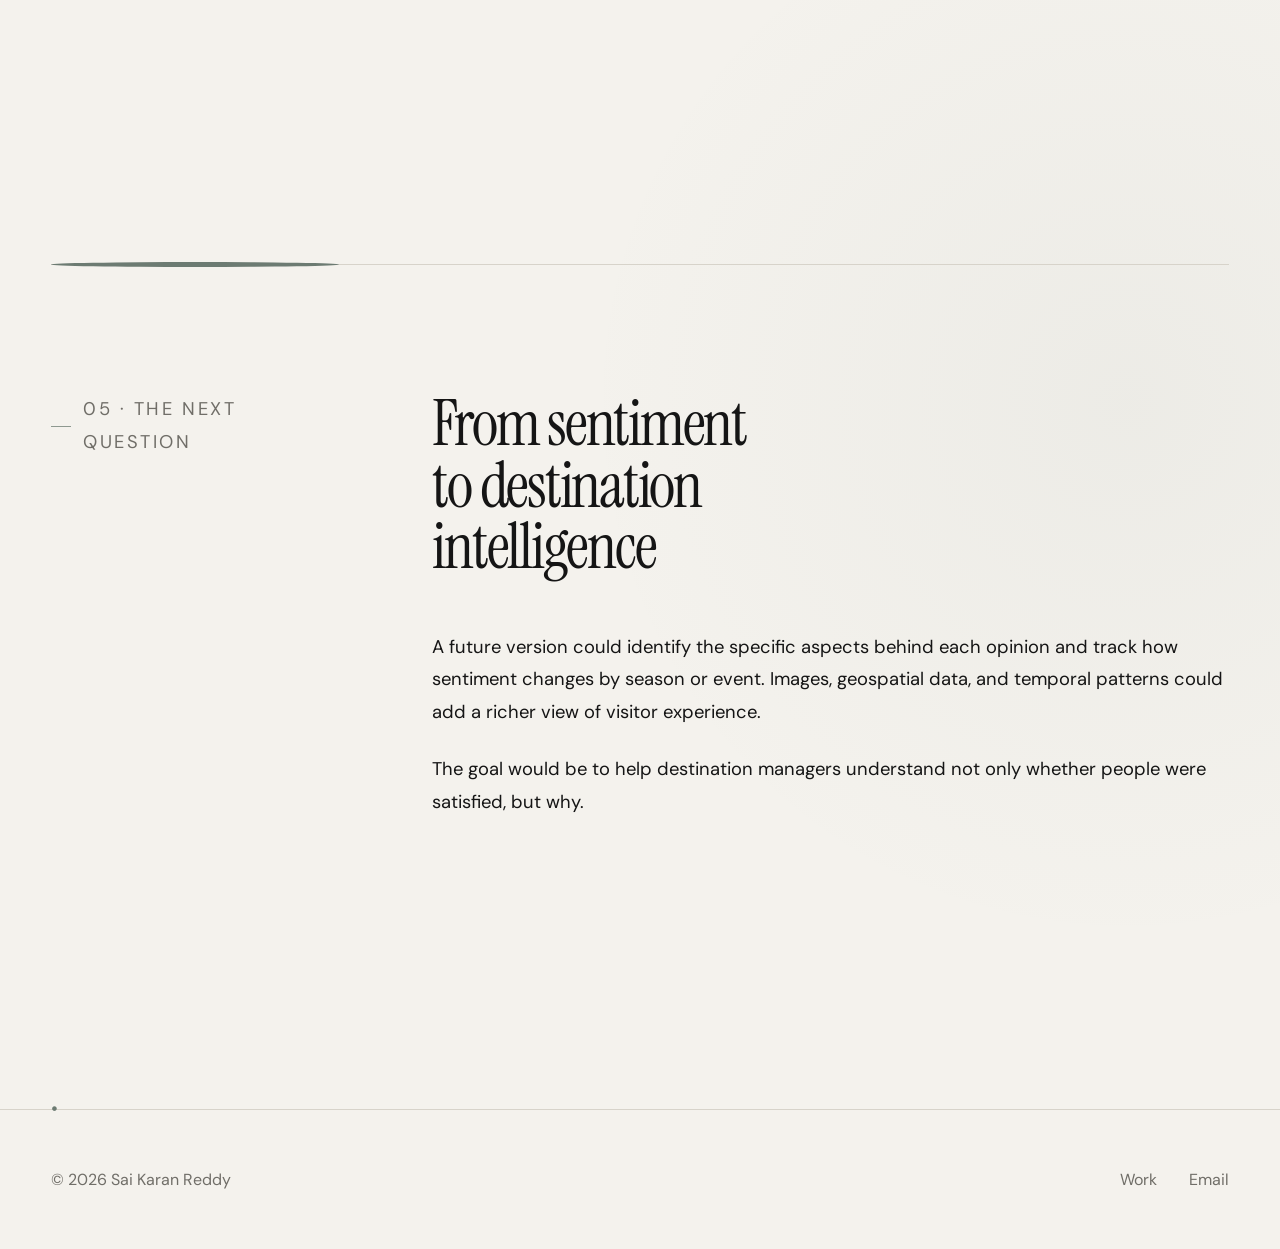
<file: work/tourist-sentiment-analysis.html>
<!DOCTYPE html><html lang="en"><head><meta charset="UTF-8"><meta name="viewport" content="width=device-width, initial-scale=1.0">
  <title>Sai Karan Reddy | Data Scientist</title>
  <meta name="description"
    content="Data Scientist specializing in Machine Learning, Data Science, Business Intelligence, Forecasting, and AI Systems."/>
  <meta name="keywords"
    content="Sai Karan Reddy, Data Scientist, Machine Learning Engineer, AI Engineer, Python, SQL, Business Intelligence, Tableau, Power BI"/>
  <meta name="author"
    content="Sai Karan Reddy"/>
  <meta name="robots"
    content="index, follow"/>
  <meta property="og:title"
    content="Sai Karan Reddy | The Archive"/>
  <meta property="og:description"
    content="Curious by nature. Driven by data."/>
  <meta property="og:image"
    content="https://saikaranreddy.com/og-image.png"/>
  <meta property="og:url"
    content="https://saikaranreddy.com"/>
  <meta property="og:type"
    content="website"/>
  <meta name="twitter:card"
    content="summary_large_image"/>
  <meta name="twitter:title"
    content="Sai Karan Reddy"/>
  <meta name="twitter:description"
    content="Curious by nature. Driven by data."/>
  <meta name="twitter:image"
    content="https://saikaranreddy.com/og-image.png"/>
<title>Sai Karan Reddy | Data Scientist</title><link rel="preconnect" href="https://fonts.googleapis.com">
  <link rel="preconnect" href="https://fonts.gstatic.com" crossorigin>
  <link href="https://fonts.googleapis.com/css2?family=DM+Sans:wght@400;500;600&family=Instrument+Serif:ital@0;1&display=swap" rel="stylesheet"><link rel="icon" type="image/png" href="../assets/images/img.png"><link rel="stylesheet" href="../style.css"></head><body><header class="site-header">
    <a class="brand" href="../index.html"><img src="../assets/images/img.png" alt="" class="brand-icon"><span>Sai Karan Reddy</span></a>
    <button class="menu-toggle" aria-label="Open navigation" aria-expanded="false">Menu</button>
    <nav class="site-nav" aria-label="Primary navigation"><a href="../work.html">Work</a><a href="../research.html">Research interests</a><a href="../assets/files/Sai_Karan_CV.pdf">CV</a><a href="../contact.html">Contact</a></nav>
  </header><main class="project-page page-shell"><section class="project-hero reveal"><div class="project-topline"><a class="back-link" href="../work.html">← All work</a></div><p class="eyebrow">Natural Language Processing · Academic Major Project</p><h1>Tourist Review Sentiment Analysis</h1><p class="project-deck">Turning scattered travel opinions into a clearer picture of how people experience a place.</p></section><div class="project-visual placeholder-visual"><span>Project visual coming next</span></div><section class="project-facts reveal"><div><span>Purpose</span><strong>Tourism sentiment classification</strong></div><div><span>Text features</span><strong>Count Vectorizer, TF-IDF</strong></div><div><span>Models</span><strong>Naive Bayes, SVM, Random Forest</strong></div><div><span>Result</span><strong>86% reported accuracy</strong></div></section><section class="project-section archive-section story-section reveal"><div><p class="section-label">01 · Purpose</p></div><div><h2>Every review becomes part of a destination’s story</h2><p>Tourist places are shaped not only by maps and marketing, but by the experiences people describe after visiting. This project explored whether machine learning could classify those reviews and help summarize public sentiment around destinations.</p><p>The practical idea was to turn a large collection of opinions into a signal that could support tourism planning and understanding.</p></div></section><section class="project-section archive-section story-section reveal"><div><p class="section-label">02 · Building the dataset</p></div><div><h2>Collecting language from different review pages</h2><p>The project created a dataset from multiple tourist review pages. The text was prepared for modeling and converted into numerical features using Count Vectorizer and TF-IDF.</p><p>This was my first deeper look at how raw language becomes model input, and how preprocessing choices influence what the model is able to learn.</p></div></section><section class="project-section archive-section story-section reveal"><div><p class="section-label">03 · Model comparison</p></div><div><h2>Testing different ways to read the same text</h2><p>I implemented and compared Naive Bayes, Support Vector Machine, and Random Forest classifiers. Performance was reviewed through accuracy, precision, recall, and F1-score rather than a single metric.</p><p>The final system reported 86% prediction accuracy and included a simple interface for sentiment classification.</p></div></section><section class="project-section archive-section story-section reveal"><div><p class="section-label">04 · Reflection</p></div><div><h2>Language carries more than positive or negative labels</h2><p>The project worked at a basic sentiment level, but real travel experiences are more nuanced. A review can praise the location while criticizing access, price, safety, or service.</p><p>That limitation made me interested in aspect-based sentiment and the difference between classifying an opinion and actually understanding it.</p></div></section><section class="project-section archive-section story-section reveal"><div><p class="section-label">05 · The next question</p></div><div><h2>From sentiment to destination intelligence</h2><p>A future version could identify the specific aspects behind each opinion and track how sentiment changes by season or event. Images, geospatial data, and temporal patterns could add a richer view of visitor experience.</p><p>The goal would be to help destination managers understand not only whether people were satisfied, but why.</p></div></section></main><footer class="site-footer section-shell">
    <p>© <span id="year"></span> Sai Karan Reddy</p>
    <div><a href="../work.html">Work</a><a href="mailto:saikaranreddy49@gmail.com">Email</a></div>
  </footer><script src="../script.js"></script></body></html>
</file>
<file: style.css>
:root {
  --bg: #f4f2ed;
  --surface: #ece9e1;
  --text: #151515;
  --muted: #706e68;
  --line: #d7d3ca;
  --max: 1320px;
  --pad: clamp(1.25rem, 4vw, 4rem);
  --serif: "Instrument Serif", Georgia, serif;
  --sans: "DM Sans", Arial, sans-serif;
}

* { box-sizing: border-box; }
html { scroll-behavior: smooth; }
body {
  margin: 0;
  background: var(--bg);
  color: var(--text);
  font-family: var(--sans);
  font-size: 16px;
  line-height: 1.6;
}
a { color: inherit; text-decoration: none; }
img { max-width: 100%; display: block; }

.site-header {
  width: 100%;
  min-height: 92px;
  display: flex;
  align-items: center;
  justify-content: space-between;
  gap: 2rem;
  padding: 0 var(--pad);
  position: relative;
  z-index: 10;
}
.brand {
  font-weight: 600;
  letter-spacing: -0.02em;
  text-decoration: none;
  border-bottom: none;
  display: inline-flex;
  align-items: center;
  gap: 0.75rem;
}
.brand-icon {
  width: 2.1rem;
  height: 2.1rem;
  border-radius: 50%;
  object-fit: cover;
  border: 1px solid var(--line);
  box-shadow: 0 0 0 1px rgba(21, 21, 21, 0.04);
}
.site-nav { display: flex; gap: clamp(1.25rem, 3vw, 3rem); }
.site-nav a, .site-footer a { position: relative; color: var(--muted); }
.site-nav a::after, .site-footer a::after, .text-link::after, .closing-link::after {
  content: "";
  position: absolute;
  left: 0;
  bottom: -4px;
  width: 100%;
  height: 1px;
  background: currentColor;
  transform: scaleX(0);
  transform-origin: right;
  transition: transform .28s ease;
}
.site-nav a:hover::after, .site-nav a.active::after, .site-footer a:hover::after, .text-link:hover::after, .closing-link:hover::after { transform: scaleX(1); transform-origin: left; }
.site-nav a.active { color: var(--text); }
.menu-toggle { display: none; border: 0; background: transparent; font: inherit; }

.section-shell, .page-shell { width: min(100%, var(--max)); margin: 0 auto; padding-left: var(--pad); padding-right: var(--pad); }
.hero { min-height: calc(100vh - 92px); display: grid; grid-template-columns: minmax(0, 1.25fr) minmax(320px, .75fr); align-items: center; gap: clamp(3rem, 7vw, 8rem); padding-top: 4rem; padding-bottom: 7rem; }
.hero-visual, .project-visual { min-height: clamp(420px, 62vw, 760px); background: var(--surface); border: 1px solid var(--line); }
.placeholder-visual { display: grid; place-items: center; color: var(--muted); text-transform: uppercase; letter-spacing: .12em; font-size: .72rem; }
.eyebrow, .section-label { margin: 0 0 1.5rem; color: var(--muted); font-size: .74rem; text-transform: uppercase; letter-spacing: .14em; }
h1, h2, h3, p { margin-top: 0; }
h1, h2 { font-family: var(--serif); font-weight: 400; letter-spacing: -.035em; line-height: .96; }
.hero h1 { font-size: clamp(4rem, 8vw, 8.25rem); margin-bottom: 2rem; }
.hero h1 em { font-weight: 400; color: var(--muted); }
.hero-intro { max-width: 38rem; font-size: clamp(1.05rem, 1.6vw, 1.35rem); color: #373632; }
.hero-links { display: flex; gap: 2rem; margin-top: 2.5rem; flex-wrap: wrap; }
.text-link, .closing-link { position: relative; font-weight: 500; }
.muted-link { color: var(--muted); }

.intro, .selected-work, .experience-preview { padding-top: clamp(7rem, 12vw, 12rem); padding-bottom: clamp(7rem, 12vw, 12rem); border-top: 1px solid var(--line); }
.intro-grid { display: grid; grid-template-columns: 1fr 1fr; gap: clamp(3rem, 8vw, 9rem); }
.intro-grid h2, .section-heading-row h2 { font-size: clamp(3rem, 5vw, 5.75rem); max-width: 14ch; }
.intro-text { font-size: clamp(1.05rem, 1.5vw, 1.3rem); max-width: 40rem; }
.intro-text p + p { margin-top: 1.5rem; }
.section-heading-row { display: flex; justify-content: space-between; align-items: end; gap: 2rem; margin-bottom: 4rem; }

.work-list { border-top: 1px solid var(--line); }
.work-row { display: grid; grid-template-columns: 72px 1fr auto; gap: 1.5rem; align-items: center; padding: 2rem 0; border-bottom: 1px solid var(--line); transition: padding .25s ease, opacity .25s ease; }
.work-row:hover { padding-left: .75rem; }
.work-index { color: var(--muted); font-size: .8rem; }
.work-main { display: flex; justify-content: space-between; gap: 2rem; align-items: baseline; }
.work-main strong { font-family: var(--serif); font-size: clamp(1.8rem, 3vw, 3rem); font-weight: 400; }
.work-main small { color: var(--muted); }
.work-arrow { font-size: 1.2rem; }

.experience-grid { display: grid; grid-template-columns: repeat(3, 1fr); gap: 1px; background: var(--line); border: 1px solid var(--line); }
.experience-grid article { background: var(--bg); padding: clamp(2rem, 4vw, 4rem); min-height: 300px; }
.experience-grid span { color: var(--muted); font-size: .75rem; text-transform: uppercase; letter-spacing: .12em; }
.experience-grid h3 { font-family: var(--serif); font-weight: 400; font-size: 2.3rem; line-height: 1; margin: 5rem 0 1rem; }

.page-shell { padding-top: clamp(5rem, 9vw, 9rem); padding-bottom: 9rem; }
.page-hero { max-width: 980px; margin-bottom: clamp(7rem, 12vw, 12rem); }
.page-hero h1, .project-hero h1 { font-size: clamp(4rem, 8vw, 8.5rem); max-width: 11ch; margin-bottom: 2rem; }
.page-hero > p:last-child, .project-deck { max-width: 44rem; font-size: clamp(1.1rem, 1.8vw, 1.45rem); color: #44423d; }
.research-themes { border-top: 1px solid var(--line); }
.research-themes article { display: grid; grid-template-columns: 80px 1fr 1fr; gap: 2rem; padding: 3rem 0; border-bottom: 1px solid var(--line); }
.research-themes article:last-child { border-bottom: none; }
.research-themes span { color: var(--muted); }
.research-themes h2 { font-size: clamp(2.2rem, 4vw, 4rem); }
.research-themes p { max-width: 36rem; color: #4d4b46; }
.research-direction, .project-section { display: grid; grid-template-columns: minmax(140px, .35fr) 1fr; gap: clamp(3rem, 8vw, 10rem); padding-top: 9rem; }
.research-direction h2, .project-section h2 { font-size: clamp(2.8rem, 5vw, 5.5rem); max-width: 14ch; }
.research-direction p, .project-section p { max-width: 48rem; font-size: 1.15rem; }
.archive-group + .archive-group { margin-top: 7rem; }
.contact-links { border-top: 1px solid var(--line); }
.contact-links a { display: grid; grid-template-columns: 160px 1fr auto; gap: 2rem; padding: 2rem 0; border-bottom: 1px solid var(--line); align-items: center; }
.contact-links span { color: var(--muted); }
.contact-links strong { font-weight: 500; }

.project-hero { margin-bottom: 5rem; }
.back-link { display: inline-block; margin-bottom: 5rem; color: var(--muted); text-decoration: none; border-bottom: none; position: relative; }
.back-link::after {
  content: "";
  position: absolute;
  left: 0;
  bottom: -4px;
  width: 100%;
  height: 1px;
  background: currentColor;
  transform: scaleX(0);
  transform-origin: right;
  transition: transform .28s ease;
}
.back-link:hover::after {
  transform: scaleX(1);
  transform-origin: left;
}
.project-visual { min-height: min(70vh, 780px); margin-bottom: 0; }
.project-facts { display: grid; grid-template-columns: repeat(4, 1fr); border-bottom: 1px solid var(--line); }
.project-facts div { padding: 2rem 1.5rem 2rem 0; }
.project-facts span { display: block; color: var(--muted); font-size: .74rem; text-transform: uppercase; letter-spacing: .12em; margin-bottom: .65rem; }
.project-facts strong { font-weight: 500; }
.project-section { padding-top: 8rem; padding-bottom: 8rem; border-bottom: none; }

.project-page .project-section:first-of-type {
  border-top: none;
}

.site-footer { min-height: 140px; display: flex; justify-content: space-between; align-items: center; gap: 2rem; border-top: 1px solid var(--line); color: var(--muted); }
.site-footer p { margin: 0; }
.site-footer div { display: flex; gap: 2rem; }

.reveal { opacity: 0; transform: translateY(24px); transition: opacity .75s ease, transform .75s ease; }
.reveal.visible { opacity: 1; transform: none; }

@media (max-width: 860px) {
  .site-header { min-height: 76px; }
  .menu-toggle { display: block; }
  .site-nav { position: absolute; top: 76px; left: 0; right: 0; display: none; flex-direction: column; padding: 2rem var(--pad) 3rem; background: var(--bg); border-bottom: 1px solid var(--line); }
  .site-nav.open { display: flex; }
  .hero { grid-template-columns: 1fr; min-height: auto; padding-top: 2rem; }
  .hero-visual { order: 1; min-height: 58vh; }
  .hero-copy { order: 2; }
  .intro-grid, .research-themes article, .research-direction, .project-section { grid-template-columns: 1fr; }
  .section-heading-row { align-items: flex-start; flex-direction: column; }
  .work-main { flex-direction: column; gap: .3rem; }
  .experience-grid { grid-template-columns: 1fr; }
  .project-facts { grid-template-columns: repeat(2, 1fr); }
  .contact-links a { grid-template-columns: 1fr auto; }
  .contact-links a span { grid-column: 1 / -1; }
}

@media (max-width: 540px) {
  .hero h1, .page-hero h1, .project-hero h1 { font-size: 3.55rem; }
  .work-row { grid-template-columns: 40px 1fr auto; gap: .75rem; }
  .work-main strong { font-size: 1.65rem; }
  .project-facts { grid-template-columns: 1fr; }
  .site-footer { align-items: flex-start; flex-direction: column; padding-top: 3rem; padding-bottom: 3rem; }
}


/* Story-led experience section */
.experience-heading h2 { font-size: clamp(3rem, 5vw, 5.75rem); max-width: 15ch; }
.experience-stories { border-top: 1px solid var(--line); }
.experience-story { display: grid; grid-template-columns: minmax(150px,.35fr) minmax(0,1fr) auto; gap: clamp(2rem,6vw,7rem); align-items: start; padding: clamp(2.5rem,5vw,5rem) 0; border-bottom: 1px solid var(--line); }
.experience-story:hover .experience-arrow { transform: translate(5px,-5px); }
.experience-meta { display: flex; flex-direction: column; gap: .35rem; color: var(--muted); font-size: .75rem; text-transform: uppercase; letter-spacing: .1em; }
.experience-company { margin-bottom: 1rem; color: var(--muted); font-size: .8rem; text-transform: uppercase; letter-spacing: .12em; }
.experience-copy h3 { margin-bottom: 1.25rem; font-family: var(--serif); font-weight: 400; font-size: clamp(2.4rem,4.5vw,5rem); line-height: .98; max-width: 15ch; }
.experience-copy > p:last-child { max-width: 48rem; color: #4d4b46; font-size: clamp(1rem,1.35vw,1.2rem); }
.experience-arrow { font-size: 1.35rem; transition: transform .25s ease; }
.experience-visual { min-height: min(58vh,680px); background: var(--surface); border: 1px solid var(--line); }
.story-section p + p { margin-top: 1.5rem; }
.story-section > div:last-child { max-width: 52rem; }
@media (max-width: 860px) {
  .experience-story { grid-template-columns: 1fr auto; gap: 1.5rem; }
  .experience-meta { grid-column: 1 / -1; flex-direction: row; justify-content: space-between; }
}



/* Academic journey */
.academic-journey {
  padding-top: clamp(7rem, 12vw, 12rem);
  padding-bottom: clamp(7rem, 12vw, 12rem);
  border-top: 1px solid var(--line);
}
.academic-intro {
  display: grid;
  grid-template-columns: 1fr 1fr;
  gap: clamp(3rem, 8vw, 9rem);
  margin-bottom: clamp(4rem, 7vw, 7rem);
}
.academic-intro h2 {
  font-size: clamp(3rem, 5vw, 5.75rem);
  max-width: 14ch;
}
.academic-intro p {
  max-width: 40rem;
  font-size: clamp(1.05rem, 1.5vw, 1.3rem);
}
.education-grid {
  display: grid;
  grid-template-columns: repeat(2, minmax(0, 1fr));
  gap: clamp(1rem, 2vw, 1.5rem);
}
.education-card {
  min-height: clamp(430px, 38vw, 560px);
  padding: clamp(1.75rem, 3.5vw, 3.5rem);
  background: var(--surface);
  border: 1px solid var(--line);
  display: flex;
  flex-direction: column;
}
.education-card-topline {
  display: flex;
  justify-content: space-between;
  gap: 1rem;
  color: var(--muted);
  font-size: .72rem;
  text-transform: uppercase;
  letter-spacing: .11em;
}
.education-card-body { margin-top: auto; }
.education-degree,
.education-school {
  color: var(--muted);
  font-size: .82rem;
  text-transform: uppercase;
  letter-spacing: .1em;
}
.education-card h3 {
  margin: .5rem 0 1rem;
  font-family: var(--serif);
  font-size: clamp(2.6rem, 4vw, 4.8rem);
  font-weight: 400;
  line-height: .96;
  letter-spacing: -.03em;
}
.education-card-body > p:last-child {
  max-width: 34rem;
  margin-top: 2rem;
  color: #4d4b46;
  font-size: clamp(.98rem, 1.2vw, 1.14rem);
}

.education-meta {
  display: flex;
  flex-wrap: wrap;
  gap: .65rem 1.5rem;
  margin-top: 1rem;
  color: var(--muted);
  font-size: .78rem;
  text-transform: uppercase;
  letter-spacing: .09em;
}
.education-meta span {
  display: inline-flex;
  align-items: center;
}
.education-meta span + span::before {
  content: "";
  width: 4px;
  height: 4px;
  margin-right: 1.5rem;
  border-radius: 50%;
  background: currentColor;
  opacity: .55;
}

/* Static, fully clickable industry cards */
.experience-cards {
  display: grid;
  grid-template-columns: repeat(2, minmax(0, 1fr));
  gap: clamp(1rem, 2vw, 1.5rem);
}
.experience-card-link {
  display: block;
  min-width: 0;
}
.experience-card {
  min-height: clamp(390px, 36vw, 520px);
  padding: clamp(1.75rem, 3.5vw, 3.5rem);
  background: var(--surface);
  border: 1px solid var(--line);
  display: flex;
  flex-direction: column;
  transition: transform .32s ease, background-color .32s ease;
}
.experience-card-link:hover .experience-card,
.experience-card-link:focus-visible .experience-card {
  transform: translateY(-6px);
  background: #e8e4da;
}
.experience-card-link:focus-visible { outline: 2px solid var(--text); outline-offset: 4px; }
.experience-card-topline {
  display: flex;
  justify-content: space-between;
  gap: 1rem;
  color: var(--muted);
  font-size: .72rem;
  text-transform: uppercase;
  letter-spacing: .11em;
}
.experience-card-main { margin-top: auto; max-width: 36rem; }
.experience-card-main h3 {
  margin: 0 0 1.25rem;
  font-family: var(--serif);
  font-size: clamp(2.45rem, 4vw, 4.8rem);
  font-weight: 400;
  line-height: .96;
  letter-spacing: -.03em;
  max-width: 12ch;
}
.experience-card-main > p {
  max-width: 34rem;
  color: #4d4b46;
  font-size: clamp(.98rem, 1.2vw, 1.14rem);
}
.card-story-link { display: inline-block; margin-top: 1.6rem; font-weight: 500; }

.curiosity-strip {
  padding-top: clamp(7rem, 12vw, 12rem);
  padding-bottom: clamp(7rem, 12vw, 12rem);
  border-top: 1px solid var(--line);
}
.curiosity-strip h2 {
  max-width: 17ch;
  font-size: clamp(3rem, 5vw, 5.75rem);
  margin-bottom: 2rem;
}
.curiosity-strip > p:last-child {
  max-width: 42rem;
  color: #4d4b46;
  font-size: clamp(1rem, 1.35vw, 1.2rem);
}

@media (max-width: 860px) {
  .academic-intro,
  .education-grid,
  .experience-cards { grid-template-columns: 1fr; }
  .education-card,
  .experience-card { min-height: 420px; }
}
@media (max-width: 540px) {
  .education-card,
  .experience-card { min-height: 390px; }
}

@media (max-width: 540px) {
  .education-meta {
    flex-direction: column;
    gap: .45rem;
  }
  .education-meta span + span::before {
    display: none;
  }
}


/* ===== The Archive visual and motion system ===== */
:root{--accent:#6c7b72;--accent-soft:rgba(108,123,114,.12);--ease-archive:cubic-bezier(.22,1,.36,1)}
body{position:relative;overflow-x:hidden;background:radial-gradient(circle at 12% 8%,rgba(255,255,255,.34),transparent 28rem),radial-gradient(circle at 88% 86%,rgba(108,123,114,.055),transparent 34rem),var(--bg);transition:opacity .22s ease}
body::before{content:"";position:fixed;inset:0;pointer-events:none;z-index:999;opacity:.18;mix-blend-mode:multiply;background-image:repeating-linear-gradient(0deg,rgba(21,21,21,.014) 0,rgba(21,21,21,.014) 1px,transparent 1px,transparent 4px)}
body.page-leaving{opacity:0}
.scroll-progress{position:fixed;inset:0 0 auto 0;z-index:1000;height:2px;background:var(--accent);transform:scaleX(0);transform-origin:left center;pointer-events:none}
.site-header{position:sticky;top:0;backdrop-filter:blur(16px);-webkit-backdrop-filter:blur(16px);background:rgba(244,242,237,.86)}
.site-header::after{content:"";position:absolute;left:var(--pad);right:var(--pad);bottom:0;height:1px;background:var(--line);transform:scaleX(.14);transform-origin:left;opacity:.7}
.text-link span,.closing-link span,.work-arrow,.card-story-link{display:inline-block;transition:transform .28s var(--ease-archive)}
.text-link:hover span,.closing-link:hover span,.work-row:hover .work-arrow,.experience-card-link:hover .card-story-link{transform:translate(5px,-3px)}
.hero-copy{position:relative;z-index:2}.hero-copy::before{content:"";position:absolute;width:6px;height:6px;border-radius:50%;background:var(--accent);left:-2rem;top:1rem;opacity:.75}
.archive-visual{position:relative;overflow:hidden;background:var(--surface);border:1px solid var(--line);min-height:clamp(420px,62vw,760px)}
.archive-visual::after{content:"";position:absolute;inset:0;pointer-events:none;background:linear-gradient(120deg,rgba(255,255,255,.22),transparent 35%),linear-gradient(0deg,rgba(21,21,21,.02),transparent 28%)}
.archive-visual img{width:100%;height:100%;min-height:inherit;object-fit:cover;opacity:0;transform:scale(1.02);transition:opacity 1s var(--ease-archive),transform 1.4s var(--ease-archive)}
.archive-visual.loaded img{opacity:1;transform:scale(1)}
.hero .archive-visual{border-radius:2px;box-shadow:0 28px 80px rgba(25,24,21,.055)}
.project-visual.archive-visual,.experience-visual.archive-visual{min-height:min(70vh,780px);margin-bottom:0}
.section-label,.eyebrow{position:relative;display:inline-flex;align-items:center;gap:.75rem}
.section-label::before,.eyebrow::before{content:"";width:1.35rem;height:1px;background:var(--accent);opacity:.75}
.intro,.academic-journey,.experience-preview,.selected-work,.curiosity-strip{position:relative}
.intro::before,.academic-journey::before,.experience-preview::before,.selected-work::before,.curiosity-strip::before{content:"";position:absolute;top:-3px;left:var(--pad);width:6px;height:6px;border-radius:50%;background:var(--accent);transform:translateY(-50%)}
.education-card,.experience-card{position:relative;overflow:hidden}
.education-card::after,.experience-card::after{content:"";position:absolute;width:220px;height:220px;border:1px solid var(--line);border-radius:50%;right:-120px;bottom:-140px;opacity:.34;transition:transform .7s var(--ease-archive),opacity .4s ease}
.education-card:hover::after,.experience-card-link:hover .experience-card::after{transform:scale(1.1);opacity:.55}
.experience-card-link,.work-row,.contact-links a{position:relative;overflow:hidden}
.experience-card-link::before,.work-row::before,.contact-links a::before{content:"";position:absolute;inset:0;pointer-events:none;opacity:0;background:radial-gradient(320px circle at var(--mx,50%) var(--my,50%),var(--accent-soft),transparent 72%);transition:opacity .3s ease}
.experience-card-link:hover::before,.work-row:hover::before,.contact-links a:hover::before{opacity:1}
.experience-card-link{transition:transform .35s var(--ease-archive)}.experience-card-link:hover{transform:translateY(-3px)}
.work-row{transition:padding .32s var(--ease-archive),color .2s ease}.work-row:hover{padding-left:1rem}.work-main small{transition:color .25s ease}.work-row:hover .work-main small{color:var(--accent)}
.project-facts div{position:relative}.project-facts div::before{content:"";position:absolute;top:0;left:0;width:1.2rem;height:1px;background:var(--accent);opacity:.55}
.project-section{position:relative}.project-section::before{content:"";position:absolute;left:0;bottom:-1px;width:0;height:1px;background:var(--accent);transition:width 1.1s var(--ease-archive)}.project-section.visible::before{width:min(18rem,42%)}
.project-section h2,.research-direction h2,.closing-content h2{text-wrap:balance}.project-section p,.intro-text p,.research-themes p,.closing-text{text-wrap:pretty}
.closing-note{overflow:hidden}.closing-note::after{content:"";position:absolute;width:min(38vw,480px);aspect-ratio:1;border:1px solid var(--line);border-radius:50%;right:-12vw;top:50%;transform:translateY(-50%);opacity:.38}
.site-footer{position:relative}.site-footer::before{content:"•";position:absolute;top:-1rem;left:var(--pad);color:var(--accent);font-size:1.2rem}
.reveal{opacity:0;transform:translateY(18px);filter:blur(3px);transition:opacity .78s var(--ease-archive) var(--reveal-delay,0ms),transform .78s var(--ease-archive) var(--reveal-delay,0ms),filter .78s var(--ease-archive) var(--reveal-delay,0ms)}
.reveal.visible{opacity:1;transform:none;filter:none}
@media(hover:hover){.archive-visual:hover img{transform:scale(1.015)}}
@media(max-width:860px){.site-header{background:rgba(244,242,237,.94)}.hero-copy::before{display:none}.archive-visual,.hero-visual{min-height:54vh}.closing-note::after{width:70vw;right:-38vw;opacity:.24}}
@media(max-width:540px){.archive-visual,.hero-visual,.project-visual.archive-visual,.experience-visual.archive-visual{min-height:390px}}
@media(prefers-reduced-motion:reduce){html{scroll-behavior:auto}*,*::before,*::after{animation-duration:.01ms!important;animation-iteration-count:1!important;transition-duration:.01ms!important}.reveal{opacity:1;transform:none;filter:none}body.page-leaving{opacity:1}}


/* ===== Editorial v1.1 refinements ===== */
.hero-portrait{min-height:clamp(520px,64vw,780px);background:#ece9e1}
.hero-portrait img{object-fit:cover;object-position:24% center;filter:saturate(.9) contrast(1.05) sepia(.08) hue-rotate(-5deg)}

.section-action{display:flex;justify-content:flex-end;margin-top:2.5rem;padding-top:1.5rem;border-top:1px solid var(--line)}
.section-action .text-link{margin-left:auto}
.project-topline{display:flex;align-items:center;justify-content:space-between;margin-bottom:3.25rem;padding-bottom:1rem;border-bottom:none}
.project-topline .back-link{margin:0;display:inline-flex;align-items:center;gap:.5rem}
.project-hero>.eyebrow{display:flex;width:max-content;margin-bottom:1.4rem}
.project-hero h1{position:relative;z-index:1}
.project-visual.archive-visual{box-shadow:0 30px 85px rgba(25,24,21,.045)}
.project-visual.archive-visual img{object-fit:cover}
.archive-visual.loaded img{animation:plate-settle 1.15s var(--ease-archive) both}
@keyframes plate-settle{from{opacity:0;transform:scale(1.018) translateY(8px)}to{opacity:1;transform:scale(1) translateY(0)}}
@media(max-width:860px){.hero-portrait{min-height:520px}.hero-portrait img{object-position:22% center}.section-action{justify-content:flex-start}.section-action .text-link{margin-left:0}.project-topline{margin-bottom:2.25rem}}
@media(max-width:540px){.hero-portrait{min-height:430px}.hero-portrait img{object-position:19% center}.hero-portrait::before{left:1rem;top:1rem}.project-topline{margin-bottom:1.75rem}}
/* =========================================================
   THE ARCHIVE v1.3 — CORRECTED AFTER BROWSER REVIEW
   ========================================================= */

/* Homepage: approved editorial portrait, no label, matching paper */
.hero-portrait {
  min-height: clamp(520px, 64vw, 780px);
  background: #f4f2ed !important;
  border-color: rgba(35, 34, 30, .09);
}

.hero-portrait::before {
  content: none !important;
}

.hero-portrait img {
  width: 100%;
  height: 100%;
  min-height: inherit;
  padding: 0;
  object-fit: cover;
  object-position: center center;
  filter: none;
}

/* Keep the approved spacing, remove the extra horizontal rule */
.section-action {
  display: flex;
  justify-content: flex-end;
  margin-top: 2.5rem;
  padding-top: 0 !important;
  border-top: 0 !important;
}

.section-action::before,
.section-action::after {
  content: none !important;
}

/* Work page: clean original industry cards, no forced company images */
.work-page-clean .archive-group {
  padding-top: clamp(6rem, 11vw, 11rem);
}

.work-page-clean .section-heading-row {
  margin-bottom: clamp(2.5rem, 5vw, 4.5rem);
}

/* Strict two-column project rhythm */
.balanced-project-grid {
  display: grid;
  grid-template-columns: repeat(2, minmax(0, 1fr));
  gap: clamp(1rem, 2vw, 1.5rem);
}

.balanced-project-card {
  display: grid;
  grid-template-rows: auto 1fr;
  min-width: 0;
  color: inherit;
  border: 1px solid var(--line);
  background: rgba(255,255,255,.12);
  overflow: hidden;
  transition:
    transform .32s var(--ease-archive),
    background-color .32s ease;
}

.balanced-project-card:hover,
.balanced-project-card:focus-visible {
  transform: translateY(-4px);
  background: rgba(255,255,255,.32);
}

.balanced-project-card:focus-visible {
  outline: 2px solid var(--text);
  outline-offset: 4px;
}

.balanced-project-card-last {
  grid-column: 1 / -1;
  grid-template-columns: minmax(0, 1fr) minmax(18rem, .72fr);
  grid-template-rows: none;
}

.balanced-project-image {
  aspect-ratio: 16 / 10;
  display: grid;
  place-items: center;
  overflow: hidden;
  background: #f4f2ed;
  border-bottom: 1px solid var(--line);
}

.balanced-project-card-last .balanced-project-image {
  aspect-ratio: 16 / 9;
  border-bottom: 0;
  border-right: 1px solid var(--line);
}

/* Critical correction: always show the complete editorial plate */
.balanced-project-image img {
  width: 100%;
  height: 100%;
  display: block;
  object-fit: contain !important;
  object-position: center;
  padding: clamp(.35rem, 1vw, .8rem);
  opacity: 0;
  transform: scale(.985) translateY(6px);
  transition:
    opacity .85s var(--ease-archive),
    transform 1.05s var(--ease-archive);
}

.balanced-project-card.visible .balanced-project-image img,
.balanced-project-image img.loaded,
.balanced-project-card:hover .balanced-project-image img {
  opacity: 1;
  transform: scale(1) translateY(0);
}

.balanced-project-copy {
  display: flex;
  flex-direction: column;
  min-height: 17rem;
  padding: clamp(1.5rem, 3vw, 2.5rem);
}

.balanced-project-copy .work-index {
  margin-bottom: 1.5rem;
  color: var(--accent);
}

.balanced-project-copy h3 {
  margin: 0 0 .9rem;
  font-family: var(--serif);
  font-size: clamp(2rem, 3.5vw, 3.4rem);
  font-weight: 400;
  line-height: 1;
  letter-spacing: -.025em;
}

.balanced-project-copy p {
  max-width: 35rem;
  margin: 0 0 2rem;
  color: #4d4b46;
  font-size: clamp(.98rem, 1.2vw, 1.12rem);
  line-height: 1.72;
}

.balanced-project-copy .plate-link {
  margin-top: auto;
  font-weight: 500;
  transition: transform .25s var(--ease-archive);
}

.balanced-project-card:hover .plate-link {
  transform: translateX(4px);
}

.work-next {
  margin-top: clamp(7rem, 13vw, 13rem);
  padding: clamp(6rem, 11vw, 11rem) 0;
  border-top: 1px solid var(--line);
}

.work-next > p {
  margin-bottom: .75rem;
  color: var(--muted);
}

.work-next h2 {
  max-width: 16ch;
  margin-bottom: 2rem;
  font-family: var(--serif);
  font-size: clamp(3rem, 6vw, 6.2rem);
  font-weight: 400;
  line-height: .98;
}

/* Restore subtle image settle animation everywhere */
.archive-visual.loaded img,
.project-visual.archive-visual.loaded img {
  animation: plate-settle 1.15s var(--ease-archive) both;
}

@keyframes plate-settle {
  from { opacity: 0; transform: scale(1.018) translateY(8px); }
  to { opacity: 1; transform: scale(1) translateY(0); }
}

@media (max-width: 860px) {
  .section-action {
    justify-content: flex-start;
  }

  .balanced-project-grid {
    grid-template-columns: 1fr;
  }

  .balanced-project-card-last {
    grid-column: auto;
    grid-template-columns: 1fr;
    grid-template-rows: auto 1fr;
  }

  .balanced-project-card-last .balanced-project-image {
    aspect-ratio: 16 / 10;
    border-right: 0;
    border-bottom: 1px solid var(--line);
  }
}

@media (max-width: 540px) {
  .hero-portrait {
    min-height: 430px;
  }

  .balanced-project-copy {
    min-height: 15rem;
    padding: 1.3rem;
  }
}
/* =========================================================
   THE ARCHIVE — FINAL REVIEWED RELEASE
   Applies the approved portrait and final browser feedback.
   ========================================================= */

/* Homepage portrait: use the exact approved sketch without cropping it. */
.hero-portrait {
  min-height: clamp(500px, 61vw, 760px);
  display: grid;
  place-items: end center;
  overflow: hidden;
  background: #f4f2ed !important;
  border-color: rgba(35, 34, 30, .09);
  box-shadow: none;
}

.hero-portrait::before {
  content: none !important;
}

.hero-portrait img {
  width: 100%;
  height: 100%;
  min-height: inherit;
  padding: 0;
  object-fit: contain !important;
  object-position: center bottom;
  background: #f4f2ed;
  filter: none;
  opacity: 0;
  transform: translateY(10px) scale(.992);
  transition:
    opacity .9s var(--ease-archive),
    transform 1.15s var(--ease-archive);
}

.hero-portrait.loaded img {
  opacity: 1;
  transform: translateY(0) scale(1);
}

/* Keep homepage section actions spacious but never add an extra divider. */
.section-action {
  display: flex;
  justify-content: flex-end;
  margin-top: 2.4rem;
  padding-top: 0 !important;
  border-top: 0 !important;
}

.section-action::before,
.section-action::after {
  content: none !important;
}

/* Work page: restore the same divider rhythm used across the site. */
.work-page-clean .work-page-intro {
  padding-bottom: clamp(5rem, 9vw, 8rem);
}

.work-page-clean .work-divided-section {
  position: relative;
  margin-top: 0;
  padding-top: clamp(5.5rem, 10vw, 9rem);
  border-top: 1px solid var(--line);
}

.work-page-clean .work-divided-section::before {
  content: "";
  position: absolute;
  top: -3px;
  left: 0;
  width: 6px;
  height: 6px;
  border-radius: 50%;
  background: var(--accent);
}

.work-page-clean .archive-group + .archive-group,
.work-page-clean .archive-group + .work-next {
  margin-top: clamp(6rem, 11vw, 10rem);
}

/* AMD and JPMorgan remain clean, typography-led experience cards. */
.work-page-clean .experience-cards {
  align-items: stretch;
}

.work-page-clean .experience-card {
  min-height: 100%;
}

/* Strict, calm two-column rhythm for Curious Builds. */
.balanced-project-grid {
  display: grid;
  grid-template-columns: repeat(2, minmax(0, 1fr));
  align-items: stretch;
  gap: clamp(1rem, 2vw, 1.5rem);
}

.balanced-project-card {
  min-height: 100%;
}

.balanced-project-card-last {
  grid-column: 1 / -1;
  width: calc(50% - .75rem);
  justify-self: center;
  grid-template-columns: 1fr;
  grid-template-rows: auto 1fr;
}

/* Every project uses exactly the same image window. */
.balanced-project-image,
.balanced-project-card-last .balanced-project-image {
  aspect-ratio: 16 / 10;
  border-right: 0;
  border-bottom: 1px solid var(--line);
  background: #f4f2ed;
}

.balanced-project-image img {
  width: 100%;
  height: 100%;
  padding: clamp(.4rem, 1vw, .85rem);
  object-fit: contain !important;
  object-position: center;
  opacity: 0;
  transform: translateY(7px) scale(.988);
  transition:
    opacity .82s var(--ease-archive),
    transform 1.02s var(--ease-archive);
}

.balanced-project-card.visible .balanced-project-image img,
.balanced-project-image img.loaded {
  opacity: 1;
  transform: translateY(0) scale(1);
}

.balanced-project-card:hover .balanced-project-image img {
  transform: translateY(0) scale(1.008);
}

/* Do not let the final card become taller or visually louder. */
.balanced-project-card-last .balanced-project-copy {
  min-height: 17rem;
}

/* Preserve subtle motion; no additional effects. */
@media (prefers-reduced-motion: reduce) {
  .hero-portrait img,
  .balanced-project-image img {
    opacity: 1;
    transform: none;
  }
}

@media (max-width: 860px) {
  .section-action {
    justify-content: flex-start;
  }

  .balanced-project-grid {
    grid-template-columns: 1fr;
  }

  .balanced-project-card-last {
    grid-column: auto;
    width: 100%;
  }

  .work-page-clean .work-divided-section::before {
    left: 0;
  }
}

@media (max-width: 540px) {
  .hero-portrait {
    min-height: 410px;
  }
}
/* =========================================================
   THE ARCHIVE — FINAL CONSOLIDATED RELEASE
   ========================================================= */

/* Brand/navigation cleanup: no random line under the name. */
.brand::before,
.brand::after {
  content: none !important;
  display: none !important;
}

.site-header::after {
  content: none !important;
  display: none !important;
}

/* One divider language across every page. */
.archive-section {
  position: relative;
  border-top: 1px solid var(--line);
}

.archive-section::before {
  content: "";
  position: absolute;
  top: -3px;
  left: 0;
  width: 6px;
  height: 6px;
  border-radius: 50%;
  background: var(--accent);
}

.section-shell.archive-section::before {
  left: var(--pad);
}

/* Avoid doubled dividers where older page-specific rules already exist. */
.work-page-clean .work-divided-section {
  border-top: 1px solid var(--line);
}

.work-page-clean .work-divided-section::before {
  left: 0;
}

.experience-page .project-section:last-of-type,
.project-page .project-section:last-of-type {
  border-bottom: none;
}

/* Homepage portrait composition */
.hero-portrait {
  min-height: clamp(500px, 61vw, 760px);
  position: relative;
  display: grid;
  place-items: end center;
  overflow: hidden;
  background: #f4f2ed !important;
  border-color: rgba(35, 34, 30, .09);
}

.hero-portrait::before,
.hero-portrait::after {
  content: none !important;
}

.hero-portrait img {
  position: relative;
  z-index: 2;
  width: 100%;
  height: 100%;
  min-height: inherit;
  padding: 0;
  object-fit: cover !important;
  object-position: center 42%;
  background: transparent;
  filter: none;
  opacity: 0;
  transform: translateY(10px) scale(.992);
  transition:
    opacity .95s var(--ease-archive) .65s,
    transform 1.2s var(--ease-archive) .65s;
}

.hero-portrait.loaded img {
  opacity: 1;
  transform: translateY(0) scale(1);
}

/* Background waves: they suggest emergence, then settle. */
.hero-wave-system {
  position: absolute;
  inset: 0;
  z-index: 1;
  width: 100%;
  height: 100%;
  pointer-events: none;
  overflow: visible;
}

.hero-wave-system path {
  fill: none;
  stroke: #8f948d;
  stroke-width: 1.15;
  stroke-linecap: round;
  stroke-dasharray: 1250;
  stroke-dashoffset: 1250;
  opacity: .42;
  animation: heroWaveDraw 2.2s var(--ease-archive) forwards;
}

.hero-wave-system .wave-group-two path {
  animation-delay: .18s;
}

.hero-wave-system circle {
  fill: #6c7b72;
  opacity: 0;
  animation: heroNodeAppear .5s ease 1.25s forwards;
}

@keyframes heroWaveDraw {
  0% { stroke-dashoffset: 1250; opacity: 0; }
  18% { opacity: .42; }
  100% { stroke-dashoffset: 0; opacity: .24; }
}

@keyframes heroNodeAppear {
  to { opacity: .62; }
}

/* Homepage section actions: whitespace only, never another rule. */
.section-action {
  display: flex;
  justify-content: flex-end;
  margin-top: 2.4rem;
  padding-top: 0 !important;
  border-top: 0 !important;
}

.section-action::before,
.section-action::after {
  content: none !important;
}

/* Work page spacing and section rhythm */
.work-page-clean .work-page-intro {
  padding-bottom: clamp(5rem, 9vw, 8rem);
}

.work-page-clean .archive-section {
  margin-top: clamp(6rem, 11vw, 10rem);
  padding-top: clamp(5.5rem, 10vw, 9rem);
}

/* AMD/JPMorgan remain text-led. */
.work-page-clean .experience-card img,
.work-page-clean .experience-card picture {
  display: none !important;
}

/* Balanced Curious Builds */
.balanced-project-grid {
  display: grid;
  grid-template-columns: repeat(2, minmax(0, 1fr));
  align-items: stretch;
  gap: clamp(1rem, 2vw, 1.5rem);
}

.balanced-project-card {
  min-height: 100%;
}

.balanced-project-card-last {
  grid-column: 1 / -1;
  width: calc(50% - .75rem);
  justify-self: center;
  grid-template-columns: 1fr;
  grid-template-rows: auto 1fr;
}

.balanced-project-image,
.balanced-project-card-last .balanced-project-image {
  aspect-ratio: 16 / 10;
  border-right: 0;
  border-bottom: 1px solid var(--line);
  background: #f4f2ed;
}

.balanced-project-image img {
  width: 100%;
  height: 100%;
  padding: clamp(.4rem, 1vw, .85rem);
  object-fit: contain !important;
  object-position: center;
  opacity: 0;
  transform: translateY(7px) scale(.988);
  transition:
    opacity .82s var(--ease-archive),
    transform 1.02s var(--ease-archive);
}

.balanced-project-card.visible .balanced-project-image img,
.balanced-project-image img.loaded {
  opacity: 1;
  transform: translateY(0) scale(1);
}

.balanced-project-card:hover .balanced-project-image img {
  transform: translateY(0) scale(1.008);
}

/* Annotation safety */
.archive-visual text,
.balanced-project-image text {
  paint-order: stroke;
  stroke: #f4f2ed;
  stroke-width: 4px;
  stroke-linejoin: round;
}

/* Respect reduced-motion preference. */
@media (prefers-reduced-motion: reduce) {
  .hero-wave-system path,
  .hero-wave-system circle {
    animation: none;
    stroke-dashoffset: 0;
    opacity: .28;
  }

  .hero-portrait img,
  .balanced-project-image img {
    opacity: 1;
    transform: none;
    transition: none;
  }
}

@media (max-width: 860px) {
  .section-action {
    justify-content: flex-start;
  }

  .balanced-project-grid {
    grid-template-columns: 1fr;
  }

  .balanced-project-card-last {
    grid-column: auto;
    width: 100%;
  }

  .hero-portrait img {
    object-position: center 36%;
  }
}

@media (max-width: 540px) {
  .hero-portrait {
    min-height: 410px;
  }

  .hero-wave-system {
    opacity: .6;
  }
}
/* =========================================================
   THE ARCHIVE — RELEASE CANDIDATE POLISH
   Small refinements only. No structural redesign.
   ========================================================= */

/* Reading rhythm */
.page-hero > p,
.project-hero > p,
.intro-text,
.project-section p,
.research-themes p,
.research-direction p,
.contact-page p {
  max-width: 68ch;
}

.page-hero,
.project-hero {
  padding-bottom: clamp(5.5rem, 9vw, 8.5rem);
}

/* One exact divider treatment everywhere */
.archive-section {
  border-top: 1px solid var(--line) !important;
}

.archive-section::before {
  width: 5px;
  height: 5px;
  top: -3px;
}

.archive-section + .archive-section {
  margin-top: clamp(6.5rem, 10vw, 9.5rem);
}

/* Keep the brand clean */
.brand,
.brand:hover,
.brand:focus {
  border-bottom: 0 !important;
  text-decoration: none !important;
}

.brand::before,
.brand::after {
  display: none !important;
  content: none !important;
}

/* Hero observation system */
.hero-wave-system {
  opacity: .82;
}

.hero-wave-system path {
  stroke: #7e877f;
  stroke-width: 1.05;
  stroke-linecap: round;
  fill: none;
  stroke-dasharray: 1450;
  stroke-dashoffset: 1450;
  animation: archiveTraceDraw 2.15s var(--ease-archive) forwards;
}

.hero-wave-system .observation-trace-secondary path {
  animation-delay: .15s;
  opacity: .72;
}

.hero-wave-system .signal-fragment path {
  stroke: #6c7b72;
  stroke-width: 1.2;
  animation-delay: .38s;
}

.hero-wave-system .observation-nodes circle {
  fill: #6c7b72;
  opacity: 0;
  animation: archiveNodeSettle .45s ease 1.25s forwards;
}

@keyframes archiveTraceDraw {
  0% {
    stroke-dashoffset: 1450;
    opacity: 0;
  }
  20% {
    opacity: .42;
  }
  100% {
    stroke-dashoffset: 0;
    opacity: .26;
  }
}

@keyframes archiveNodeSettle {
  to { opacity: .62; }
}

/* Portrait stays dominant; observation paths stay behind it */
.hero-portrait img {
  transform-origin: center bottom;
}

.hero-portrait.loaded img {
  transform: translateY(0) scale(1.035);
}

/* Small spacing lift, not a redesign */
.work-page-clean .archive-section,
.research-themes.archive-section,
.research-direction.archive-section,
.contact-links.archive-section {
  padding-top: clamp(6rem, 9vw, 8.5rem);
}

/* Normalize editorial image frames */
.balanced-project-image,
.project-visual.archive-visual,
.experience-visual.archive-visual {
  background: #f4f2ed;
}

.balanced-project-image img,
.project-visual.archive-visual img,
.experience-visual.archive-visual img {
  object-fit: contain !important;
  object-position: center;
}

/* Quieter interactions */
.balanced-project-card,
.experience-card-link,
.work-row {
  transition:
    transform .28s var(--ease-archive),
    background-color .28s ease,
    border-color .28s ease;
}

.balanced-project-card:hover,
.balanced-project-card:focus-visible,
.experience-card-link:hover {
  transform: translateY(-2px);
}

.balanced-project-card:hover .balanced-project-image img {
  transform: translateY(0) scale(1.012);
}

.balanced-project-card:hover .plate-link,
.experience-card-link:hover .card-story-link,
.work-row:hover .work-arrow {
  transform: translateX(3px);
}

/* Keep project rows/cards visually even */
.balanced-project-copy {
  min-height: 17rem;
}

.balanced-project-card-last .balanced-project-copy {
  min-height: 17rem;
}

/* Slightly more room around Work without changing its layout */
.work-page-clean .section-heading-row {
  margin-bottom: clamp(3rem, 5vw, 4.75rem);
}

.work-page-clean .experience-cards,
.work-page-clean .balanced-project-grid {
  margin-top: .25rem;
}

/* Consistent paragraph tone */
.project-section p,
.research-themes p,
.contact-links p,
.intro-text p {
  line-height: 1.78;
}

/* Mobile remains calm and legible */
@media (max-width: 860px) {
  .hero-portrait.loaded img {
    transform: translateY(0) scale(1.02);
  }

  .archive-section + .archive-section {
    margin-top: 5.5rem;
  }
}

@media (prefers-reduced-motion: reduce) {
  .hero-wave-system path {
    animation: none;
    stroke-dashoffset: 0;
    opacity: .24;
  }

  .hero-wave-system .observation-nodes circle {
    animation: none;
    opacity: .55;
  }

  .hero-portrait.loaded img {
    transform: none;
  }
}
</file>
